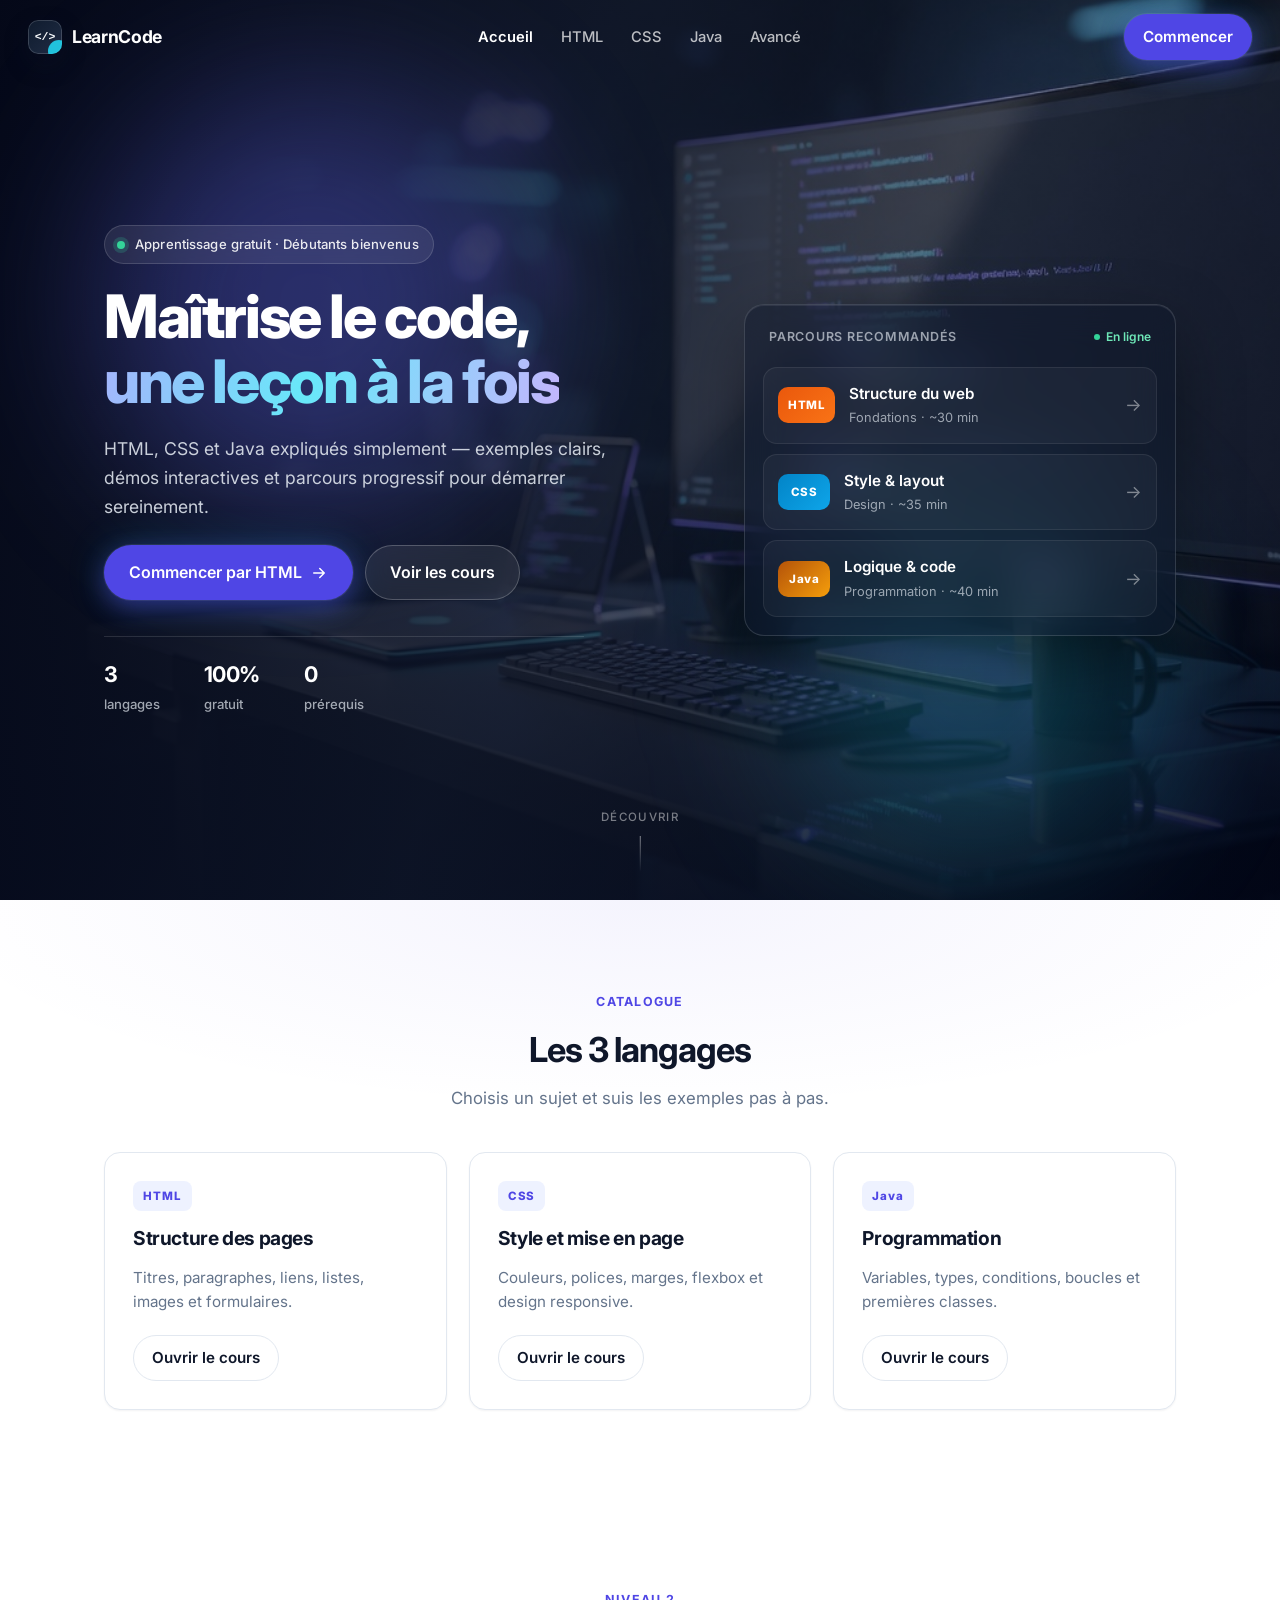
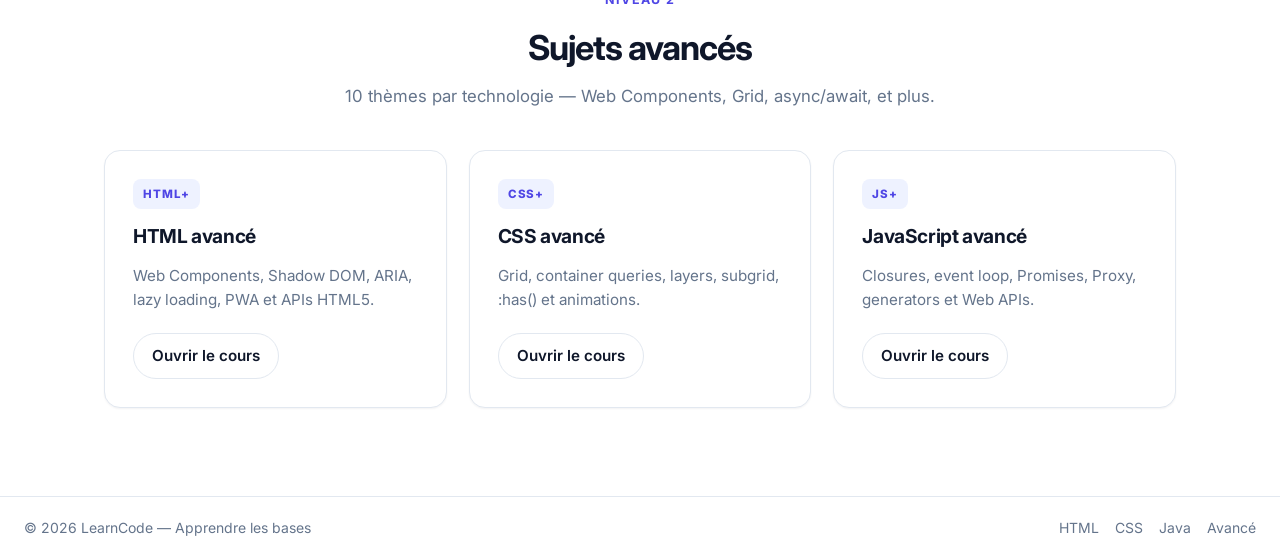
<file: index.html>
<!DOCTYPE html>
<html lang="fr">
<head>
    <meta charset="UTF-8">
    <meta name="viewport" content="width=device-width, initial-scale=1.0">
    <title>Apprendre le code — Accueil</title>
    <link rel="preconnect" href="https://fonts.googleapis.com">
    <link rel="preconnect" href="https://fonts.gstatic.com" crossorigin>
    <link href="https://fonts.googleapis.com/css2?family=Inter:wght@400;500;600;700;800&display=swap" rel="stylesheet">
    <link rel="stylesheet" href="styles.css">
</head>
<body>
    <header class="header header-transparent">
        <a href="index.html" class="logo">
            <span class="logo-mark" aria-hidden="true"></span>
            LearnCode
        </a>
        <nav class="menu" aria-label="Navigation principale">
            <ul>
                <li><a href="index.html" class="active">Accueil</a></li>
                <li><a href="html.html">HTML</a></li>
                <li><a href="css.html">CSS</a></li>
                <li><a href="java.html">Java</a></li>
                <li><a href="html-avance.html">Avancé</a></li>
            </ul>
        </nav>
        <div class="header-actions">
            <a href="html.html" class="btn btn-primary btn-glow">Commencer</a>
        </div>
    </header>

    <main>
        <section class="hero hero-premium">
            <div class="hero-media" aria-hidden="true">
                <img src="hero.jpg" alt="" class="hero-bg" width="1920" height="1080">
                <div class="hero-overlay"></div>
                <div class="hero-glow hero-glow-1"></div>
                <div class="hero-glow hero-glow-2"></div>
            </div>

            <div class="container hero-content">
                <div class="hero-copy">
                    <span class="hero-badge">
                        <span class="hero-badge-dot" aria-hidden="true"></span>
                        Apprentissage gratuit · Débutants bienvenus
                    </span>
                    <h1>
                        Maîtrise le code,<br>
                        <span class="hero-gradient-text">une leçon à la fois</span>
                    </h1>
                    <p class="hero-lead">
                        HTML, CSS et Java expliqués simplement — exemples clairs,
                        démos interactives et parcours progressif pour démarrer sereinement.
                    </p>
                    <div class="hero-actions">
                        <a href="html.html" class="btn btn-primary btn-lg btn-glow">
                            Commencer par HTML
                            <svg class="btn-icon" width="18" height="18" viewBox="0 0 24 24" fill="none" aria-hidden="true">
                                <path d="M5 12h14M13 6l6 6-6 6" stroke="currentColor" stroke-width="2" stroke-linecap="round" stroke-linejoin="round"/>
                            </svg>
                        </a>
                        <a href="#cours" class="btn btn-glass btn-lg">Voir les cours</a>
                    </div>
                    <ul class="hero-stats" aria-label="Points clés">
                        <li>
                            <strong>3</strong>
                            <span>langages</span>
                        </li>
                        <li>
                            <strong>100%</strong>
                            <span>gratuit</span>
                        </li>
                        <li>
                            <strong>0</strong>
                            <span>prérequis</span>
                        </li>
                    </ul>
                </div>

                <aside class="hero-panel" aria-label="Aperçu des parcours">
                    <div class="hero-panel-header">
                        <span class="hero-panel-label">Parcours recommandés</span>
                        <span class="hero-panel-status">En ligne</span>
                    </div>
                    <a href="html.html" class="hero-track">
                        <span class="hero-track-icon hero-track-html">HTML</span>
                        <span class="hero-track-body">
                            <span class="hero-track-title">Structure du web</span>
                            <span class="hero-track-meta">Fondations · ~30 min</span>
                        </span>
                        <span class="hero-track-arrow" aria-hidden="true">→</span>
                    </a>
                    <a href="css.html" class="hero-track">
                        <span class="hero-track-icon hero-track-css">CSS</span>
                        <span class="hero-track-body">
                            <span class="hero-track-title">Style & layout</span>
                            <span class="hero-track-meta">Design · ~35 min</span>
                        </span>
                        <span class="hero-track-arrow" aria-hidden="true">→</span>
                    </a>
                    <a href="java.html" class="hero-track">
                        <span class="hero-track-icon hero-track-java">Java</span>
                        <span class="hero-track-body">
                            <span class="hero-track-title">Logique & code</span>
                            <span class="hero-track-meta">Programmation · ~40 min</span>
                        </span>
                        <span class="hero-track-arrow" aria-hidden="true">→</span>
                    </a>
                </aside>
            </div>

            <div class="hero-scroll" aria-hidden="true">
                <span>Découvrir</span>
                <span class="hero-scroll-line"></span>
            </div>
        </section>

        <section class="section section-courses" id="cours">
            <div class="container">
                <div class="section-header">
                    <span class="section-eyebrow">Catalogue</span>
                    <h2>Les 3 langages</h2>
                    <p class="section-intro">Choisis un sujet et suis les exemples pas à pas.</p>
                </div>
                <div class="cards">
                    <article class="card card-elevated">
                        <span class="card-icon">HTML</span>
                        <h3>Structure des pages</h3>
                        <p>Titres, paragraphes, liens, listes, images et formulaires.</p>
                        <a href="html.html" class="btn btn-secondary">Ouvrir le cours</a>
                    </article>
                    <article class="card card-elevated">
                        <span class="card-icon">CSS</span>
                        <h3>Style et mise en page</h3>
                        <p>Couleurs, polices, marges, flexbox et design responsive.</p>
                        <a href="css.html" class="btn btn-secondary">Ouvrir le cours</a>
                    </article>
                    <article class="card card-elevated">
                        <span class="card-icon">Java</span>
                        <h3>Programmation</h3>
                        <p>Variables, types, conditions, boucles et premières classes.</p>
                        <a href="java.html" class="btn btn-secondary">Ouvrir le cours</a>
                    </article>
                </div>
            </div>
        </section>

        <section class="section" id="avance">
            <div class="container">
                <div class="section-header">
                    <span class="section-eyebrow">Niveau 2</span>
                    <h2>Sujets avancés</h2>
                    <p class="section-intro">
                        10 thèmes par technologie — Web Components, Grid, async/await, et plus.
                    </p>
                </div>
                <div class="cards">
                    <article class="card card-elevated">
                        <span class="card-icon">HTML+</span>
                        <h3>HTML avancé</h3>
                        <p>Web Components, Shadow DOM, ARIA, lazy loading, PWA et APIs HTML5.</p>
                        <a href="html-avance.html" class="btn btn-secondary">Ouvrir le cours</a>
                    </article>
                    <article class="card card-elevated">
                        <span class="card-icon">CSS+</span>
                        <h3>CSS avancé</h3>
                        <p>Grid, container queries, layers, subgrid, :has() et animations.</p>
                        <a href="css-avance.html" class="btn btn-secondary">Ouvrir le cours</a>
                    </article>
                    <article class="card card-elevated">
                        <span class="card-icon">JS+</span>
                        <h3>JavaScript avancé</h3>
                        <p>Closures, event loop, Promises, Proxy, generators et Web APIs.</p>
                        <a href="js-avance.html" class="btn btn-secondary">Ouvrir le cours</a>
                    </article>
                </div>
            </div>
        </section>
    </main>

    <footer class="footer">
        <p>© 2026 LearnCode — Apprendre les bases</p>
        <nav class="footer-links" aria-label="Liens du pied de page">
            <a href="html.html">HTML</a>
            <a href="css.html">CSS</a>
            <a href="java.html">Java</a>
            <a href="html-avance.html">Avancé</a>
        </nav>
    </footer>
</body>
</html>
</file>
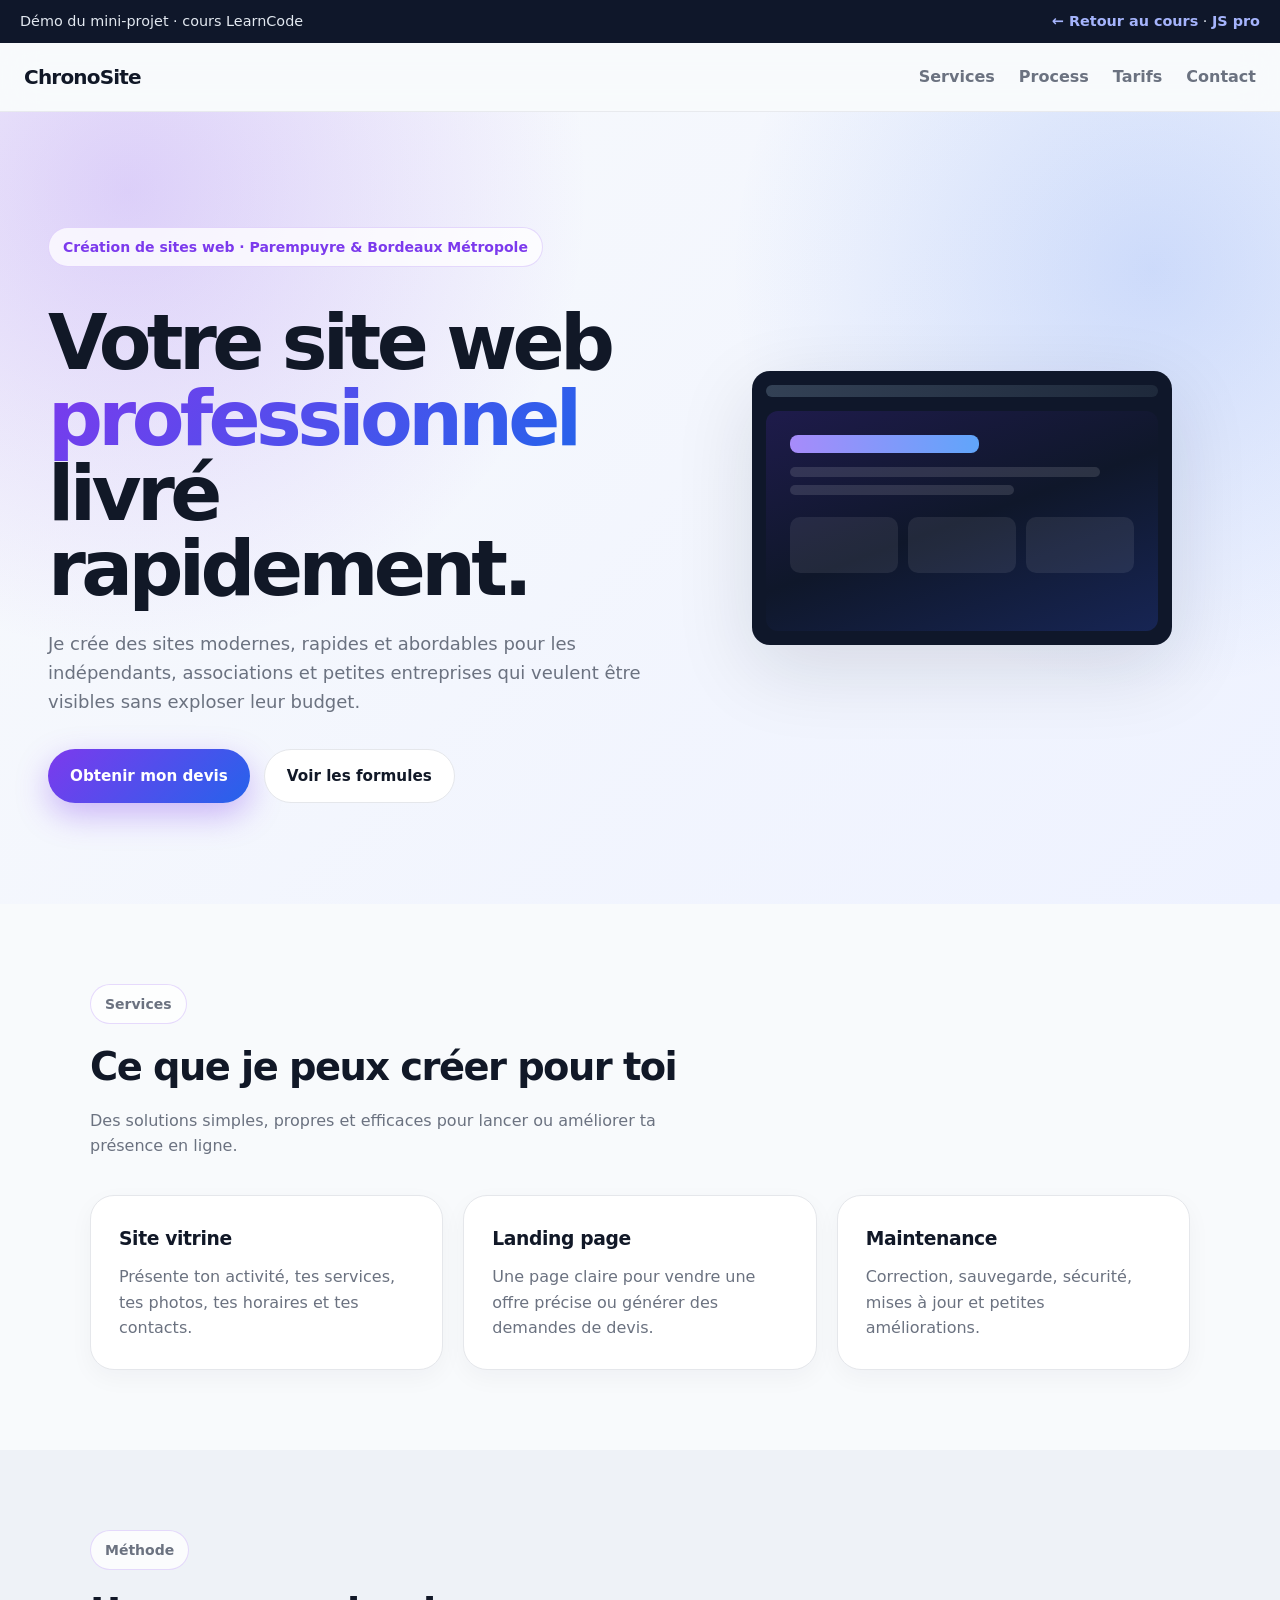
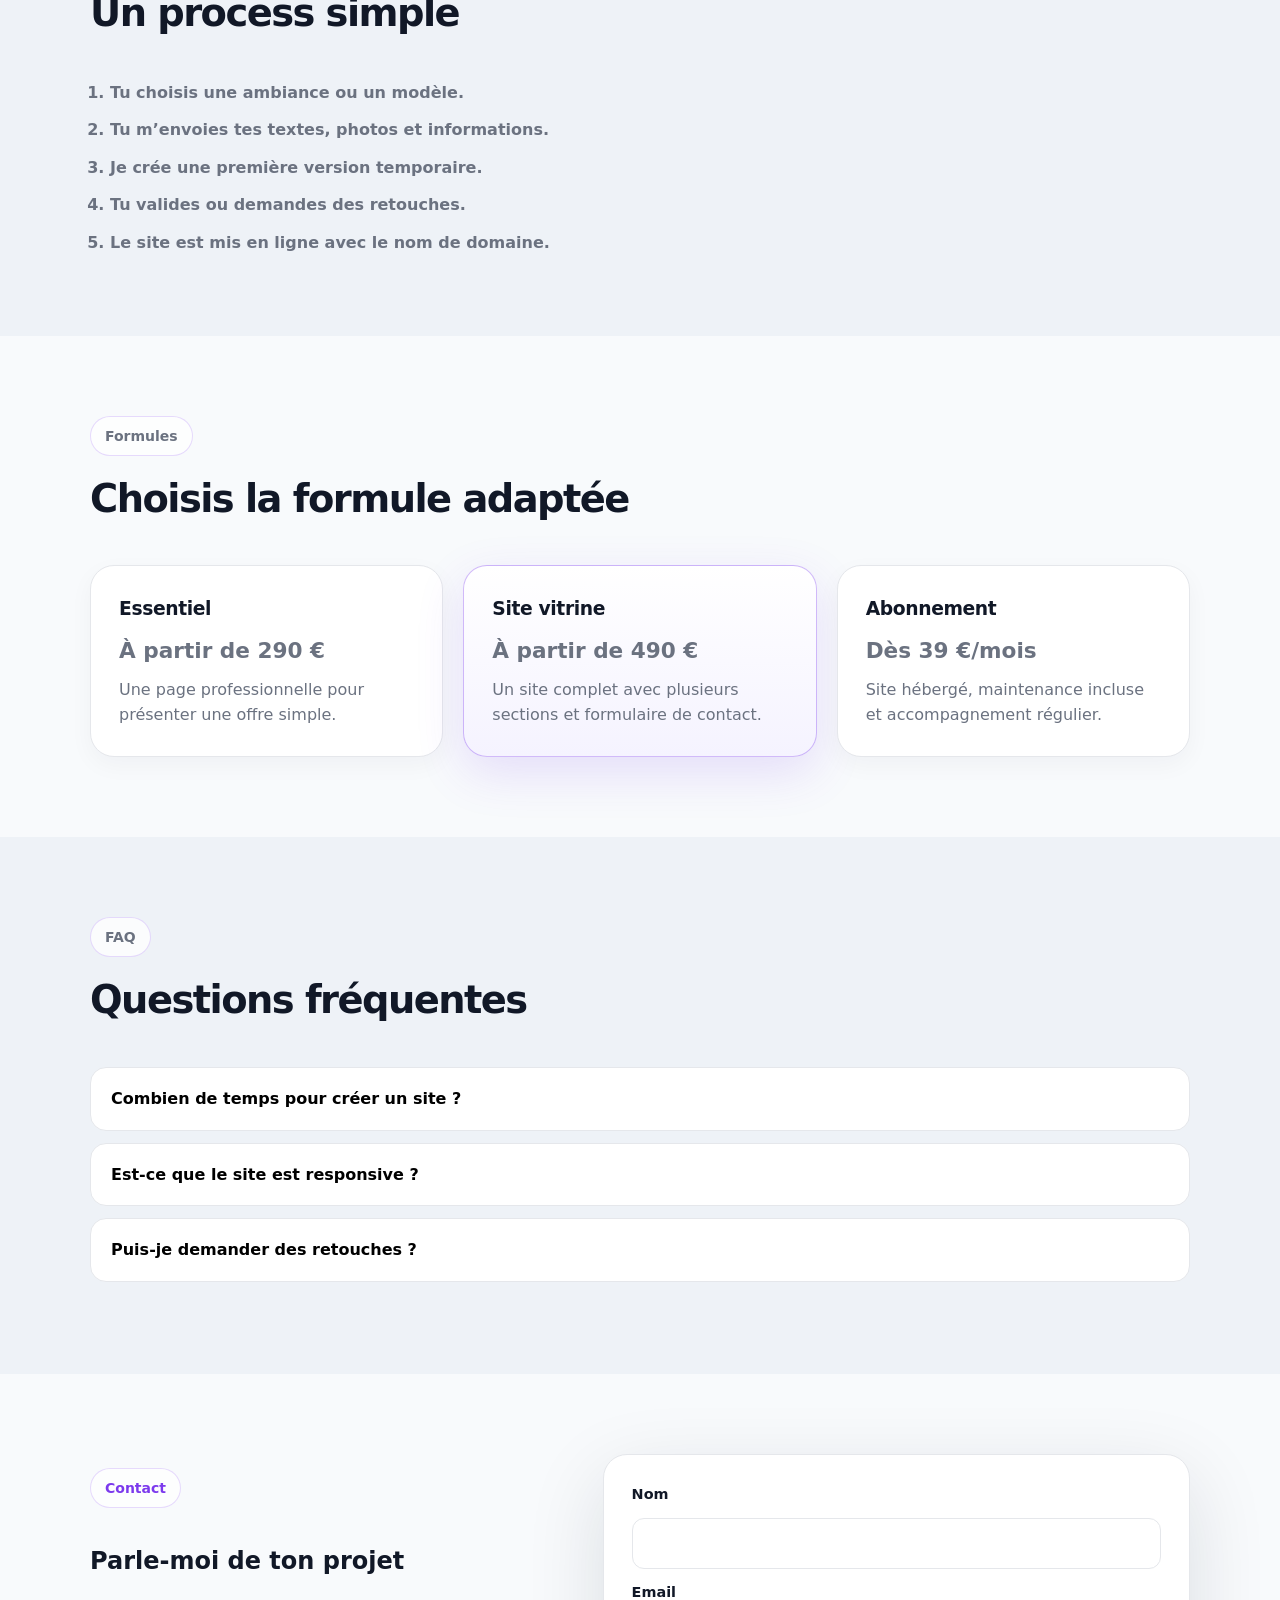
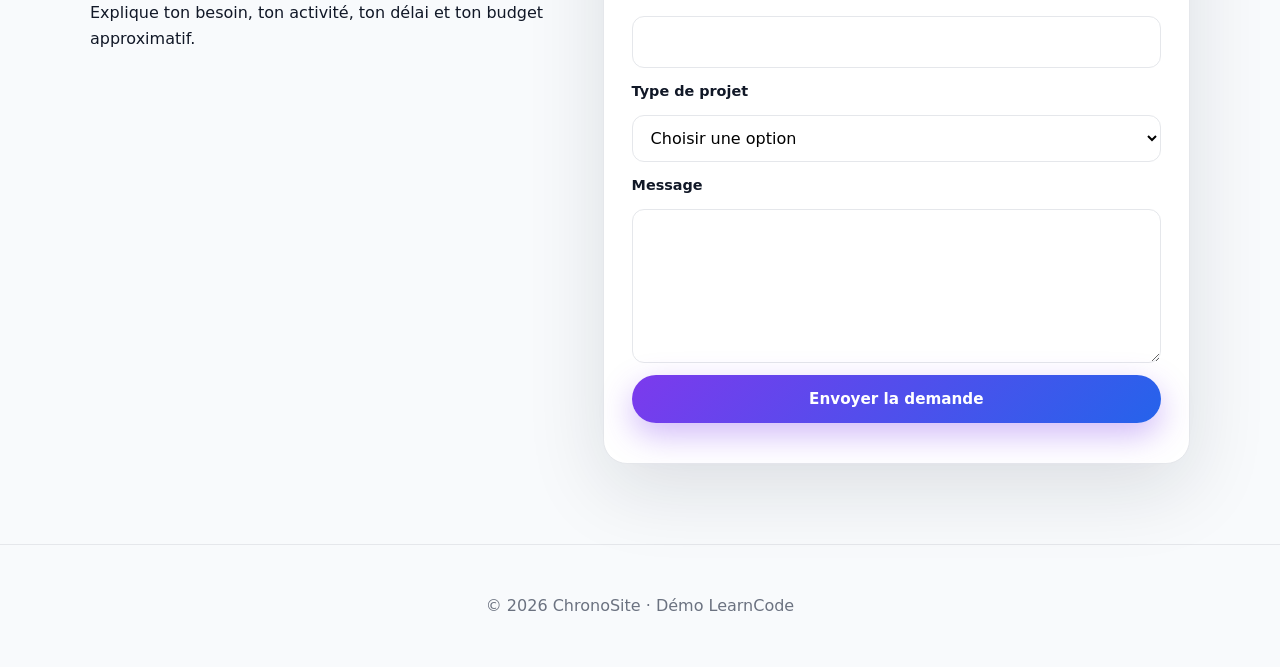
<file: chronosite-demo.html>
<!DOCTYPE html>
<html lang="fr">
<head>
  <meta charset="UTF-8">
  <meta name="viewport" content="width=device-width, initial-scale=1.0">
  <title>ChronoSite — Démo landing (mini-projet)</title>
  <meta name="description" content="Démo du mini-projet ChronoSite : landing page moderne avec menu mobile, FAQ et formulaire.">
  <style>
    :root {
      --primary: #7c3aed;
      --secondary: #2563eb;
      --bg: #f8fafc;
      --soft: #eef2f7;
      --surface: #ffffff;
      --text: #111827;
      --muted: #6b7280;
      --border: #e5e7eb;
      --radius: 24px;
      --shadow: 0 24px 80px rgba(15, 23, 42, 0.12);
    }

    * { box-sizing: border-box; }

    html { scroll-behavior: smooth; }

    body {
      margin: 0;
      font-family: system-ui, -apple-system, BlinkMacSystemFont, "Segoe UI", sans-serif;
      background: var(--bg);
      color: var(--text);
      line-height: 1.6;
    }

    img { max-width: 100%; height: auto; display: block; }
    a { color: inherit; }

    .course-banner {
      display: flex;
      flex-wrap: wrap;
      align-items: center;
      justify-content: space-between;
      gap: 12px;
      padding: 10px 20px;
      background: #0f172a;
      color: #e2e8f0;
      font-size: 0.9rem;
    }

    .course-banner a {
      color: #a5b4fc;
      font-weight: 700;
      text-decoration: none;
    }

    .course-banner a:hover { text-decoration: underline; }

    .site-header {
      position: sticky;
      top: 0;
      z-index: 50;
      display: flex;
      align-items: center;
      justify-content: space-between;
      padding: 18px 24px;
      background: rgba(248, 250, 252, 0.82);
      backdrop-filter: blur(18px);
      border-bottom: 1px solid rgba(229, 231, 235, 0.8);
      transition: box-shadow 0.2s ease, background 0.2s ease;
    }

    .site-header.is-scrolled {
      background: rgba(255, 255, 255, 0.92);
      box-shadow: 0 8px 30px rgba(15, 23, 42, 0.08);
    }

    .logo {
      font-weight: 900;
      font-size: 1.25rem;
      text-decoration: none;
      letter-spacing: -0.04em;
    }

    .menu-toggle {
      border: 1px solid var(--border);
      background: white;
      border-radius: 999px;
      padding: 10px 16px;
      font-weight: 700;
      cursor: pointer;
    }

    .main-nav { display: none; }

    .main-nav.is-open {
      position: absolute;
      top: 72px;
      left: 24px;
      right: 24px;
      display: flex;
      flex-direction: column;
      gap: 16px;
      padding: 24px;
      border-radius: var(--radius);
      background: white;
      box-shadow: var(--shadow);
    }

    .main-nav a {
      font-weight: 700;
      color: var(--muted);
      text-decoration: none;
    }

    .main-nav a:hover { color: var(--primary); }

    .hero {
      position: relative;
      overflow: hidden;
      display: grid;
      gap: 48px;
      min-height: 88vh;
      padding: 80px 24px;
      background:
        radial-gradient(circle at 10% 10%, rgba(124, 58, 237, 0.22), transparent 34%),
        radial-gradient(circle at 90% 20%, rgba(37, 99, 235, 0.18), transparent 32%),
        linear-gradient(135deg, #f8fafc, #eef2ff);
    }

    .hero-content { align-self: center; max-width: 720px; }

    .badge, .eyebrow {
      display: inline-flex;
      align-items: center;
      width: fit-content;
      padding: 8px 14px;
      border: 1px solid rgba(124, 58, 237, 0.18);
      border-radius: 999px;
      background: rgba(255, 255, 255, 0.75);
      color: var(--primary);
      font-weight: 800;
      font-size: 0.875rem;
    }

    .hero h1 {
      margin: 24px 0;
      max-width: 760px;
      font-size: clamp(2.4rem, 7vw, 4.8rem);
      line-height: 0.98;
      letter-spacing: -0.06em;
    }

    .hero h1 span {
      background: linear-gradient(135deg, var(--primary), var(--secondary));
      -webkit-background-clip: text;
      background-clip: text;
      color: transparent;
    }

    .hero-text {
      max-width: 62ch;
      color: var(--muted);
      font-size: 1.125rem;
    }

    .hero-actions {
      display: flex;
      flex-wrap: wrap;
      gap: 14px;
      margin-top: 32px;
    }

    .btn {
      display: inline-flex;
      align-items: center;
      justify-content: center;
      min-height: 48px;
      padding: 14px 22px;
      border-radius: 999px;
      font-weight: 800;
      text-decoration: none;
      border: 0;
      cursor: pointer;
      font-family: inherit;
      font-size: 0.95rem;
      transition: transform 0.2s ease, box-shadow 0.2s ease;
    }

    .btn:hover { transform: translateY(-1px); }

    .btn-primary {
      background: linear-gradient(135deg, var(--primary), var(--secondary));
      color: #fff;
      box-shadow: 0 12px 32px rgba(124, 58, 237, 0.35);
    }

    .btn-secondary {
      background: #fff;
      color: var(--text);
      border: 1px solid var(--border);
    }

    .hero-visual { display: flex; align-items: center; justify-content: center; }

    .mockup-desktop {
      width: min(100%, 420px);
      border-radius: 18px;
      background: #0f172a;
      padding: 14px;
      box-shadow: var(--shadow);
      animation: float 5s ease-in-out infinite;
    }

    .mockup-bar {
      height: 12px;
      border-radius: 999px;
      background: linear-gradient(90deg, #334155, #1e293b);
      margin-bottom: 14px;
    }

    .mockup-content {
      background: linear-gradient(160deg, #1e1b4b, #0f172a 50%, #172554);
      border-radius: 12px;
      padding: 24px;
      min-height: 220px;
    }

    .mockup-title {
      height: 18px;
      width: 55%;
      border-radius: 8px;
      background: linear-gradient(90deg, #a78bfa, #60a5fa);
      margin-bottom: 14px;
    }

    .mockup-line {
      height: 10px;
      width: 90%;
      border-radius: 6px;
      background: rgba(255, 255, 255, 0.12);
      margin-bottom: 8px;
    }

    .mockup-line.small { width: 65%; }

    .mockup-grid {
      display: grid;
      grid-template-columns: repeat(3, 1fr);
      gap: 10px;
      margin-top: 22px;
    }

    .mockup-grid span {
      height: 56px;
      border-radius: 10px;
      background: rgba(255, 255, 255, 0.08);
    }

    .section { padding: 80px 24px; }

    .section-soft { background: var(--soft); }

    .container { width: min(1100px, 100%); margin: 0 auto; }

    .section-heading { max-width: 640px; margin-bottom: 36px; }

    .section-heading h2 {
      margin: 12px 0 10px;
      font-size: clamp(1.75rem, 3vw, 2.4rem);
      letter-spacing: -0.04em;
    }

    .section-heading p { color: var(--muted); margin: 0; }

    .cards {
      display: grid;
      grid-template-columns: repeat(auto-fit, minmax(240px, 1fr));
      gap: 20px;
    }

    .card {
      background: var(--surface);
      border: 1px solid var(--border);
      border-radius: var(--radius);
      padding: 28px;
      box-shadow: 0 8px 24px rgba(15, 23, 42, 0.04);
    }

    .card h3 { margin: 0 0 10px; letter-spacing: -0.02em; }
    .card p { margin: 0; color: var(--muted); }

    .price {
      font-size: 1.35rem;
      font-weight: 900;
      color: var(--primary);
      margin: 0 0 8px !important;
    }

    .pricing-card.featured {
      border-color: rgba(124, 58, 237, 0.35);
      box-shadow: 0 16px 48px rgba(124, 58, 237, 0.15);
      background: linear-gradient(180deg, #fff, #f5f3ff);
    }

    .steps {
      margin: 0;
      padding-left: 1.25rem;
      display: grid;
      gap: 12px;
      color: var(--muted);
      font-weight: 600;
    }

    .faq-item {
      background: var(--surface);
      border: 1px solid var(--border);
      border-radius: 16px;
      margin-bottom: 12px;
      overflow: hidden;
    }

    .faq-question {
      width: 100%;
      text-align: left;
      padding: 18px 20px;
      border: 0;
      background: transparent;
      font: inherit;
      font-weight: 800;
      cursor: pointer;
    }

    .faq-answer {
      display: none;
      padding: 0 20px 18px;
      color: var(--muted);
    }

    .faq-item.is-open .faq-answer { display: block; }

    .contact-grid {
      display: grid;
      gap: 32px;
    }

    .contact-form {
      display: grid;
      gap: 12px;
      padding: 28px;
      background: var(--surface);
      border: 1px solid var(--border);
      border-radius: var(--radius);
      box-shadow: var(--shadow);
    }

    .contact-form label { font-weight: 700; font-size: 0.9rem; }

    .contact-form input,
    .contact-form select,
    .contact-form textarea {
      width: 100%;
      padding: 12px 14px;
      border: 1px solid var(--border);
      border-radius: 12px;
      font: inherit;
      background: #fff;
    }

    .contact-form input:focus,
    .contact-form select:focus,
    .contact-form textarea:focus {
      outline: 3px solid rgba(124, 58, 237, 0.18);
      border-color: var(--primary);
    }

    .form-message {
      margin: 0;
      font-weight: 800;
      color: #047857;
    }

    .form-message.error { color: #dc2626; }

    .site-footer {
      padding: 32px 24px;
      text-align: center;
      color: var(--muted);
      border-top: 1px solid var(--border);
    }

    @keyframes float {
      0%, 100% { transform: translateY(0); }
      50% { transform: translateY(-14px); }
    }

    @media (min-width: 768px) {
      .menu-toggle { display: none; }

      .main-nav {
        display: flex;
        align-items: center;
        gap: 24px;
        position: static;
        padding: 0;
        background: transparent;
        box-shadow: none;
      }

      .hero {
        grid-template-columns: 1.05fr 0.95fr;
        padding: 96px 48px;
      }

      .contact-grid {
        grid-template-columns: 0.9fr 1.1fr;
        align-items: start;
      }
    }

    @media (prefers-reduced-motion: reduce) {
      * {
        animation: none !important;
        transition: none !important;
        scroll-behavior: auto !important;
      }
    }
  </style>
</head>
<body>
  <div class="course-banner">
    <span>Démo du mini-projet · cours LearnCode</span>
    <span>
      <a href="cours-projet.html">← Retour au cours</a>
      ·
      <a href="cours-js-pro.html">JS pro</a>
    </span>
  </div>

  <header class="site-header">
    <a class="logo" href="#">ChronoSite</a>
    <button class="menu-toggle" type="button" aria-expanded="false" aria-controls="main-nav">Menu</button>
    <nav class="main-nav" id="main-nav">
      <a href="#services">Services</a>
      <a href="#process">Process</a>
      <a href="#pricing">Tarifs</a>
      <a href="#contact">Contact</a>
    </nav>
  </header>

  <main>
    <section class="hero">
      <div class="hero-content">
        <p class="badge">Création de sites web · Parempuyre &amp; Bordeaux Métropole</p>
        <h1>Votre site web <span>professionnel</span> livré rapidement.</h1>
        <p class="hero-text">
          Je crée des sites modernes, rapides et abordables pour les indépendants,
          associations et petites entreprises qui veulent être visibles sans exploser leur budget.
        </p>
        <div class="hero-actions">
          <a class="btn btn-primary" href="#contact">Obtenir mon devis</a>
          <a class="btn btn-secondary" href="#pricing">Voir les formules</a>
        </div>
      </div>
      <div class="hero-visual" aria-hidden="true">
        <div class="mockup mockup-desktop">
          <div class="mockup-bar"></div>
          <div class="mockup-content">
            <div class="mockup-title"></div>
            <div class="mockup-line"></div>
            <div class="mockup-line small"></div>
            <div class="mockup-grid"><span></span><span></span><span></span></div>
          </div>
        </div>
      </div>
    </section>

    <section class="section" id="services">
      <div class="container">
        <div class="section-heading">
          <p class="eyebrow">Services</p>
          <h2>Ce que je peux créer pour toi</h2>
          <p>Des solutions simples, propres et efficaces pour lancer ou améliorer ta présence en ligne.</p>
        </div>
        <div class="cards">
          <article class="card">
            <h3>Site vitrine</h3>
            <p>Présente ton activité, tes services, tes photos, tes horaires et tes contacts.</p>
          </article>
          <article class="card">
            <h3>Landing page</h3>
            <p>Une page claire pour vendre une offre précise ou générer des demandes de devis.</p>
          </article>
          <article class="card">
            <h3>Maintenance</h3>
            <p>Correction, sauvegarde, sécurité, mises à jour et petites améliorations.</p>
          </article>
        </div>
      </div>
    </section>

    <section class="section section-soft" id="process">
      <div class="container">
        <div class="section-heading">
          <p class="eyebrow">Méthode</p>
          <h2>Un process simple</h2>
        </div>
        <ol class="steps">
          <li>Tu choisis une ambiance ou un modèle.</li>
          <li>Tu m’envoies tes textes, photos et informations.</li>
          <li>Je crée une première version temporaire.</li>
          <li>Tu valides ou demandes des retouches.</li>
          <li>Le site est mis en ligne avec le nom de domaine.</li>
        </ol>
      </div>
    </section>

    <section class="section" id="pricing">
      <div class="container">
        <div class="section-heading">
          <p class="eyebrow">Formules</p>
          <h2>Choisis la formule adaptée</h2>
        </div>
        <div class="cards">
          <article class="card pricing-card">
            <h3>Essentiel</h3>
            <p class="price">À partir de 290 €</p>
            <p>Une page professionnelle pour présenter une offre simple.</p>
          </article>
          <article class="card pricing-card featured">
            <h3>Site vitrine</h3>
            <p class="price">À partir de 490 €</p>
            <p>Un site complet avec plusieurs sections et formulaire de contact.</p>
          </article>
          <article class="card pricing-card">
            <h3>Abonnement</h3>
            <p class="price">Dès 39 €/mois</p>
            <p>Site hébergé, maintenance incluse et accompagnement régulier.</p>
          </article>
        </div>
      </div>
    </section>

    <section class="section section-soft" id="faq">
      <div class="container">
        <div class="section-heading">
          <p class="eyebrow">FAQ</p>
          <h2>Questions fréquentes</h2>
        </div>
        <div class="faq-item">
          <button class="faq-question" type="button">Combien de temps pour créer un site ?</button>
          <div class="faq-answer">
            <p>Un site simple peut être livré en quelques jours si les contenus sont prêts.</p>
          </div>
        </div>
        <div class="faq-item">
          <button class="faq-question" type="button">Est-ce que le site est responsive ?</button>
          <div class="faq-answer">
            <p>Oui, le site est pensé pour ordinateur, tablette et mobile.</p>
          </div>
        </div>
        <div class="faq-item">
          <button class="faq-question" type="button">Puis-je demander des retouches ?</button>
          <div class="faq-answer">
            <p>Oui, les retouches peuvent être incluses ou facturées selon la formule.</p>
          </div>
        </div>
      </div>
    </section>

    <section class="section" id="contact">
      <div class="container contact-grid">
        <div>
          <p class="eyebrow">Contact</p>
          <h2>Parle-moi de ton projet</h2>
          <p>Explique ton besoin, ton activité, ton délai et ton budget approximatif.</p>
        </div>
        <form class="contact-form">
          <label for="name">Nom</label>
          <input id="name" name="name" type="text" required>
          <label for="email">Email</label>
          <input id="email" name="email" type="email" required>
          <label for="project">Type de projet</label>
          <select id="project" name="project" required>
            <option value="">Choisir une option</option>
            <option value="site-vitrine">Site vitrine</option>
            <option value="landing-page">Landing page</option>
            <option value="maintenance">Maintenance</option>
          </select>
          <label for="message">Message</label>
          <textarea id="message" name="message" rows="5" required></textarea>
          <button class="btn btn-primary" type="submit">Envoyer la demande</button>
          <p class="form-message" aria-live="polite"></p>
        </form>
      </div>
    </section>
  </main>

  <footer class="site-footer">
    <p>© 2026 ChronoSite · Démo LearnCode</p>
  </footer>

  <script>
    const menuButton = document.querySelector(".menu-toggle");
    const nav = document.querySelector("#main-nav");

    if (menuButton && nav) {
      menuButton.addEventListener("click", () => {
        const isOpen = nav.classList.toggle("is-open");
        menuButton.setAttribute("aria-expanded", String(isOpen));
      });
      nav.querySelectorAll("a").forEach((link) => {
        link.addEventListener("click", () => {
          nav.classList.remove("is-open");
          menuButton.setAttribute("aria-expanded", "false");
        });
      });
    }

    document.querySelectorAll(".faq-question").forEach((question) => {
      question.addEventListener("click", () => {
        const currentItem = question.closest(".faq-item");
        document.querySelectorAll(".faq-item").forEach((item) => {
          if (item !== currentItem) item.classList.remove("is-open");
        });
        currentItem.classList.toggle("is-open");
      });
    });

    const contactForm = document.querySelector(".contact-form");
    const formMessage = document.querySelector(".form-message");

    if (contactForm && formMessage) {
      contactForm.addEventListener("submit", (event) => {
        event.preventDefault();
        const name = document.querySelector("#name").value.trim();
        const email = document.querySelector("#email").value.trim();
        const project = document.querySelector("#project").value.trim();
        const message = document.querySelector("#message").value.trim();
        if (!name || !email || !project || !message) {
          formMessage.textContent = "Merci de remplir tous les champs.";
          formMessage.classList.add("error");
          return;
        }
        formMessage.textContent = "Merci, ta demande est prête à être envoyée.";
        formMessage.classList.remove("error");
        contactForm.reset();
      });
    }

    const header = document.querySelector(".site-header");
    if (header) {
      window.addEventListener("scroll", () => {
        header.classList.toggle("is-scrolled", window.scrollY > 20);
      });
    }
  </script>
</body>
</html>
</file>
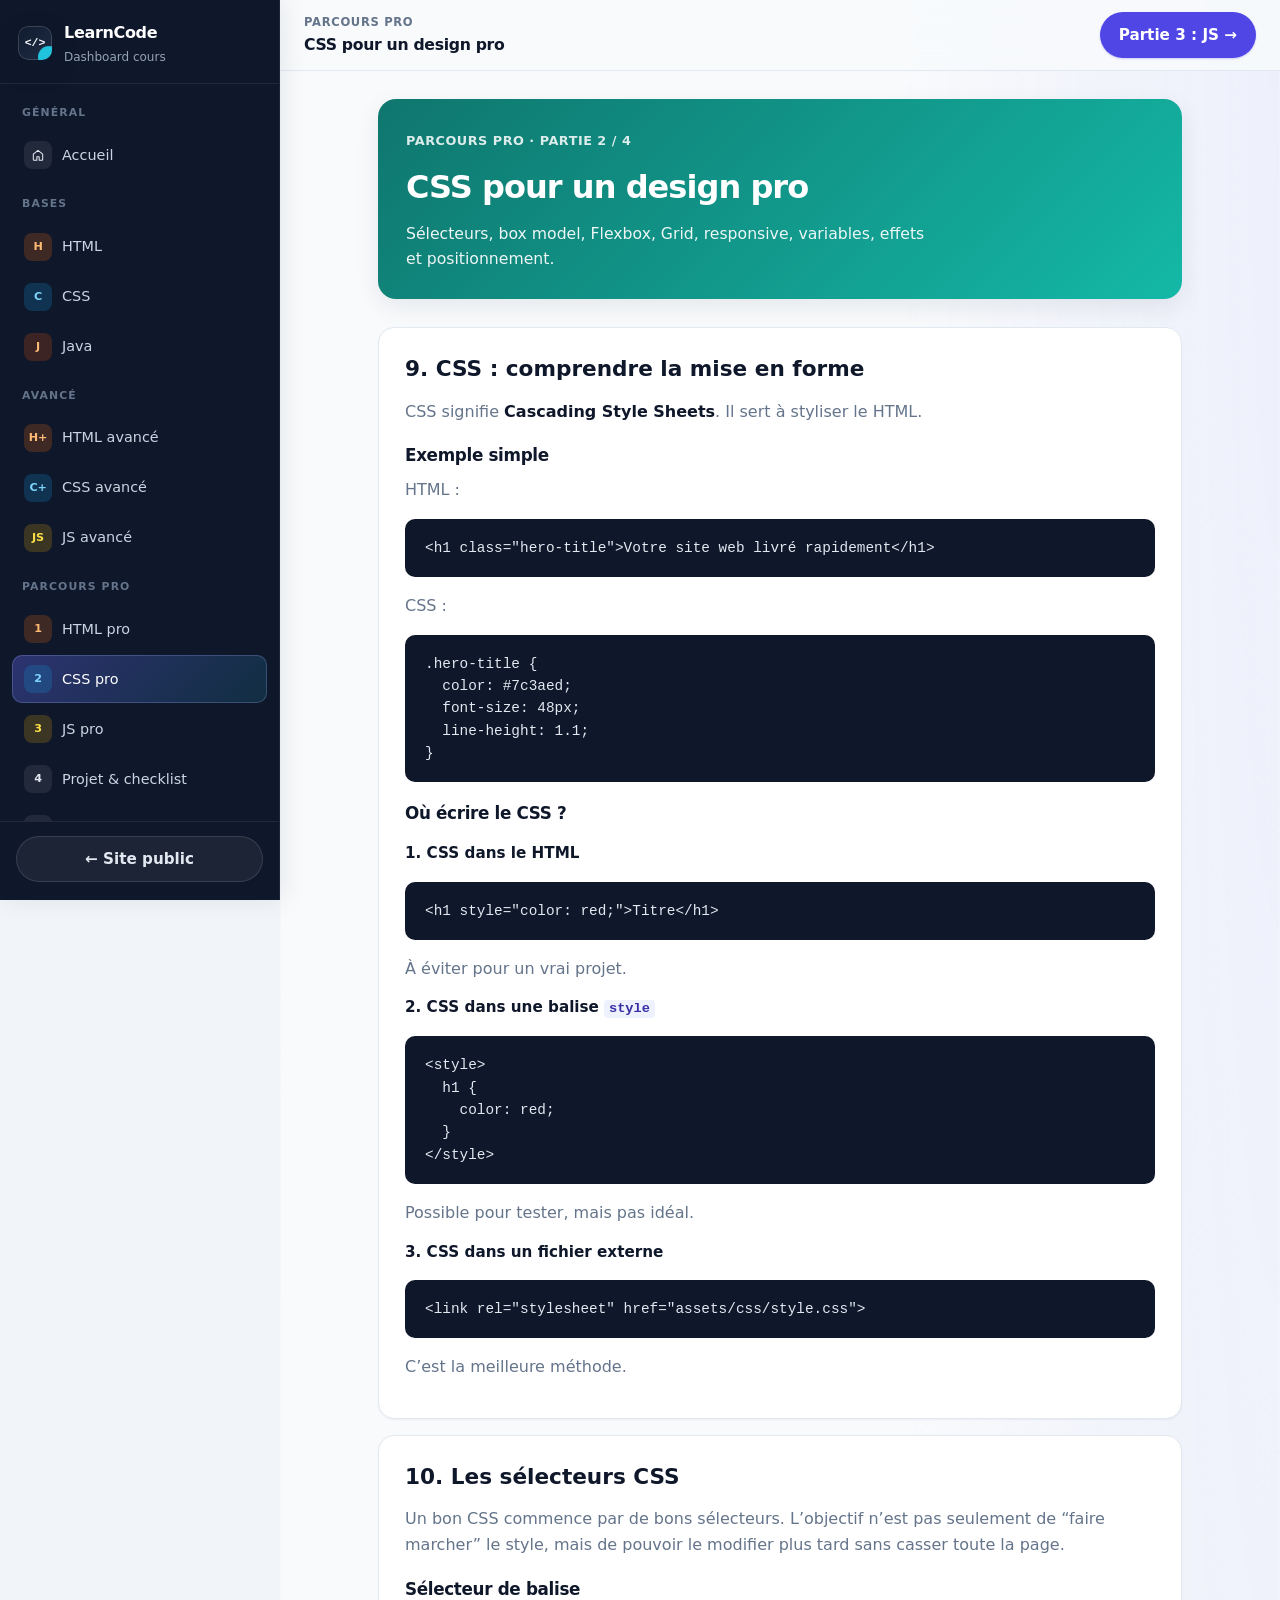
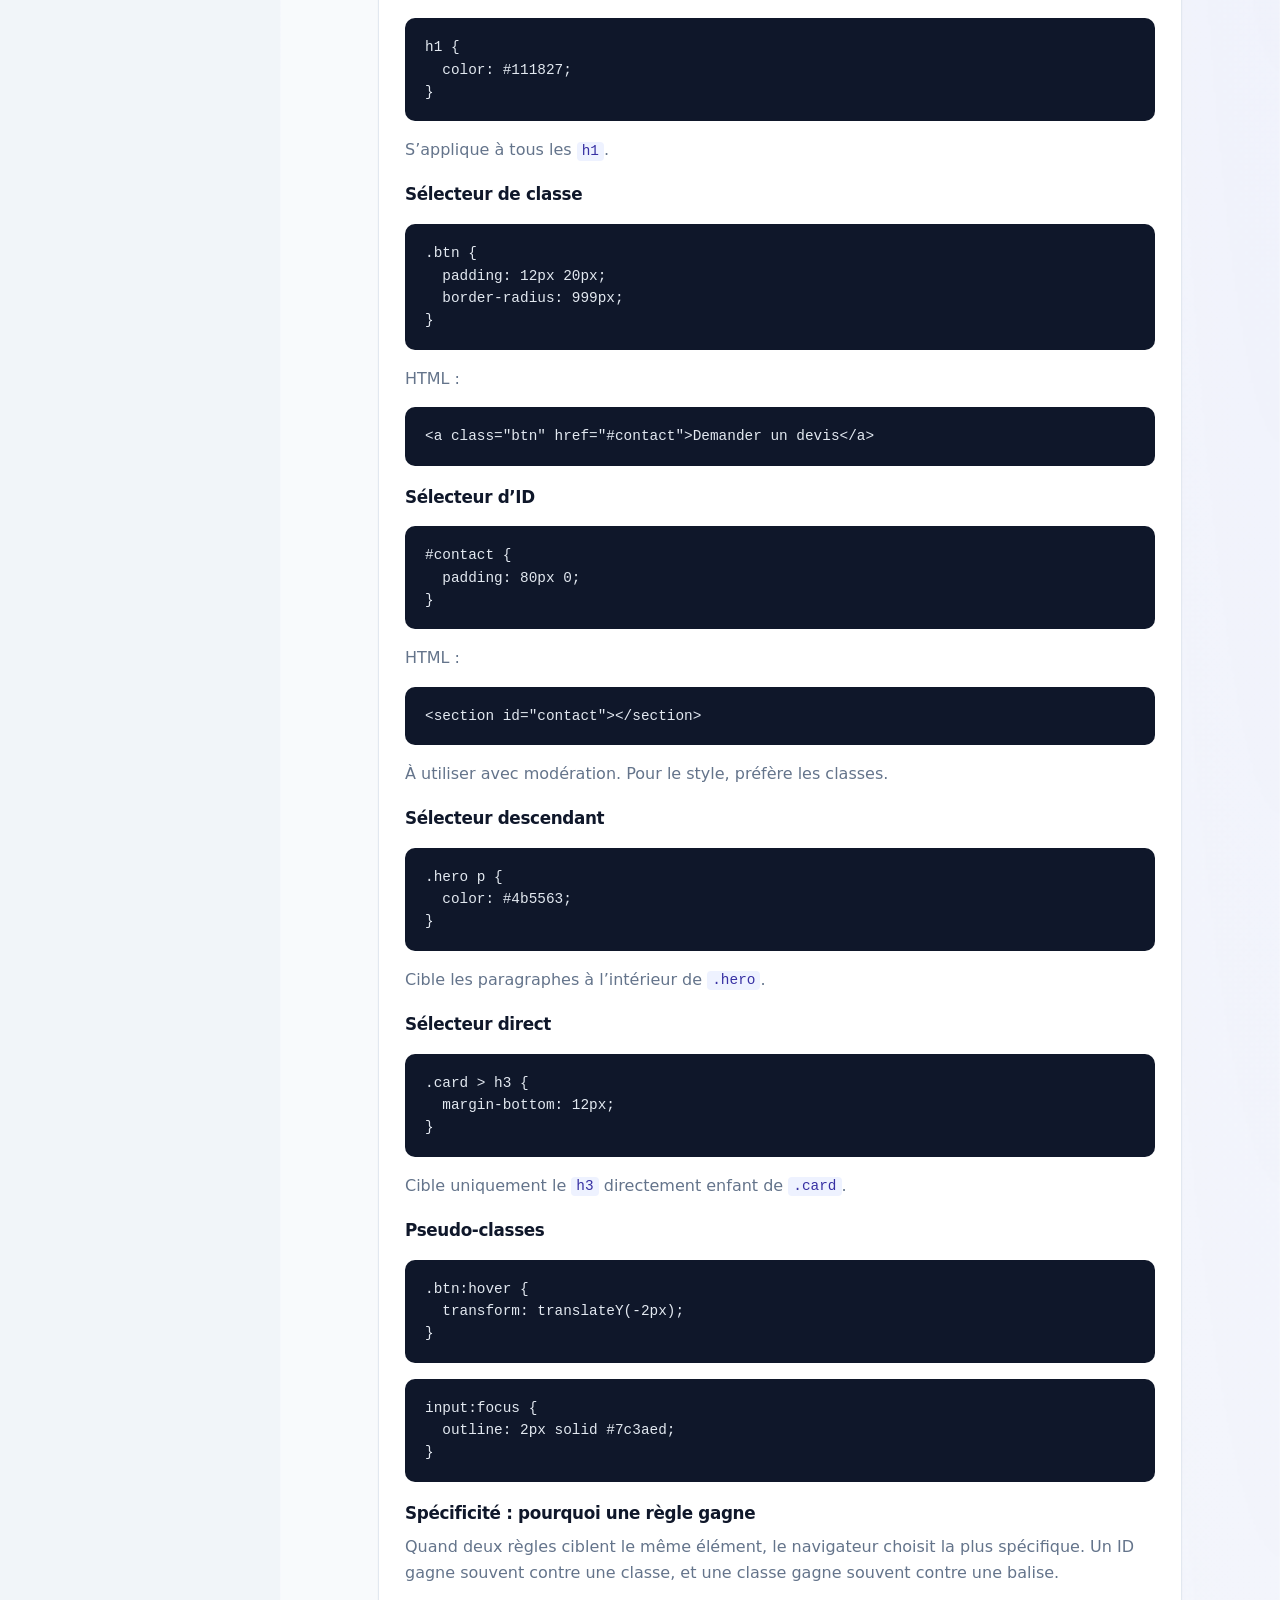
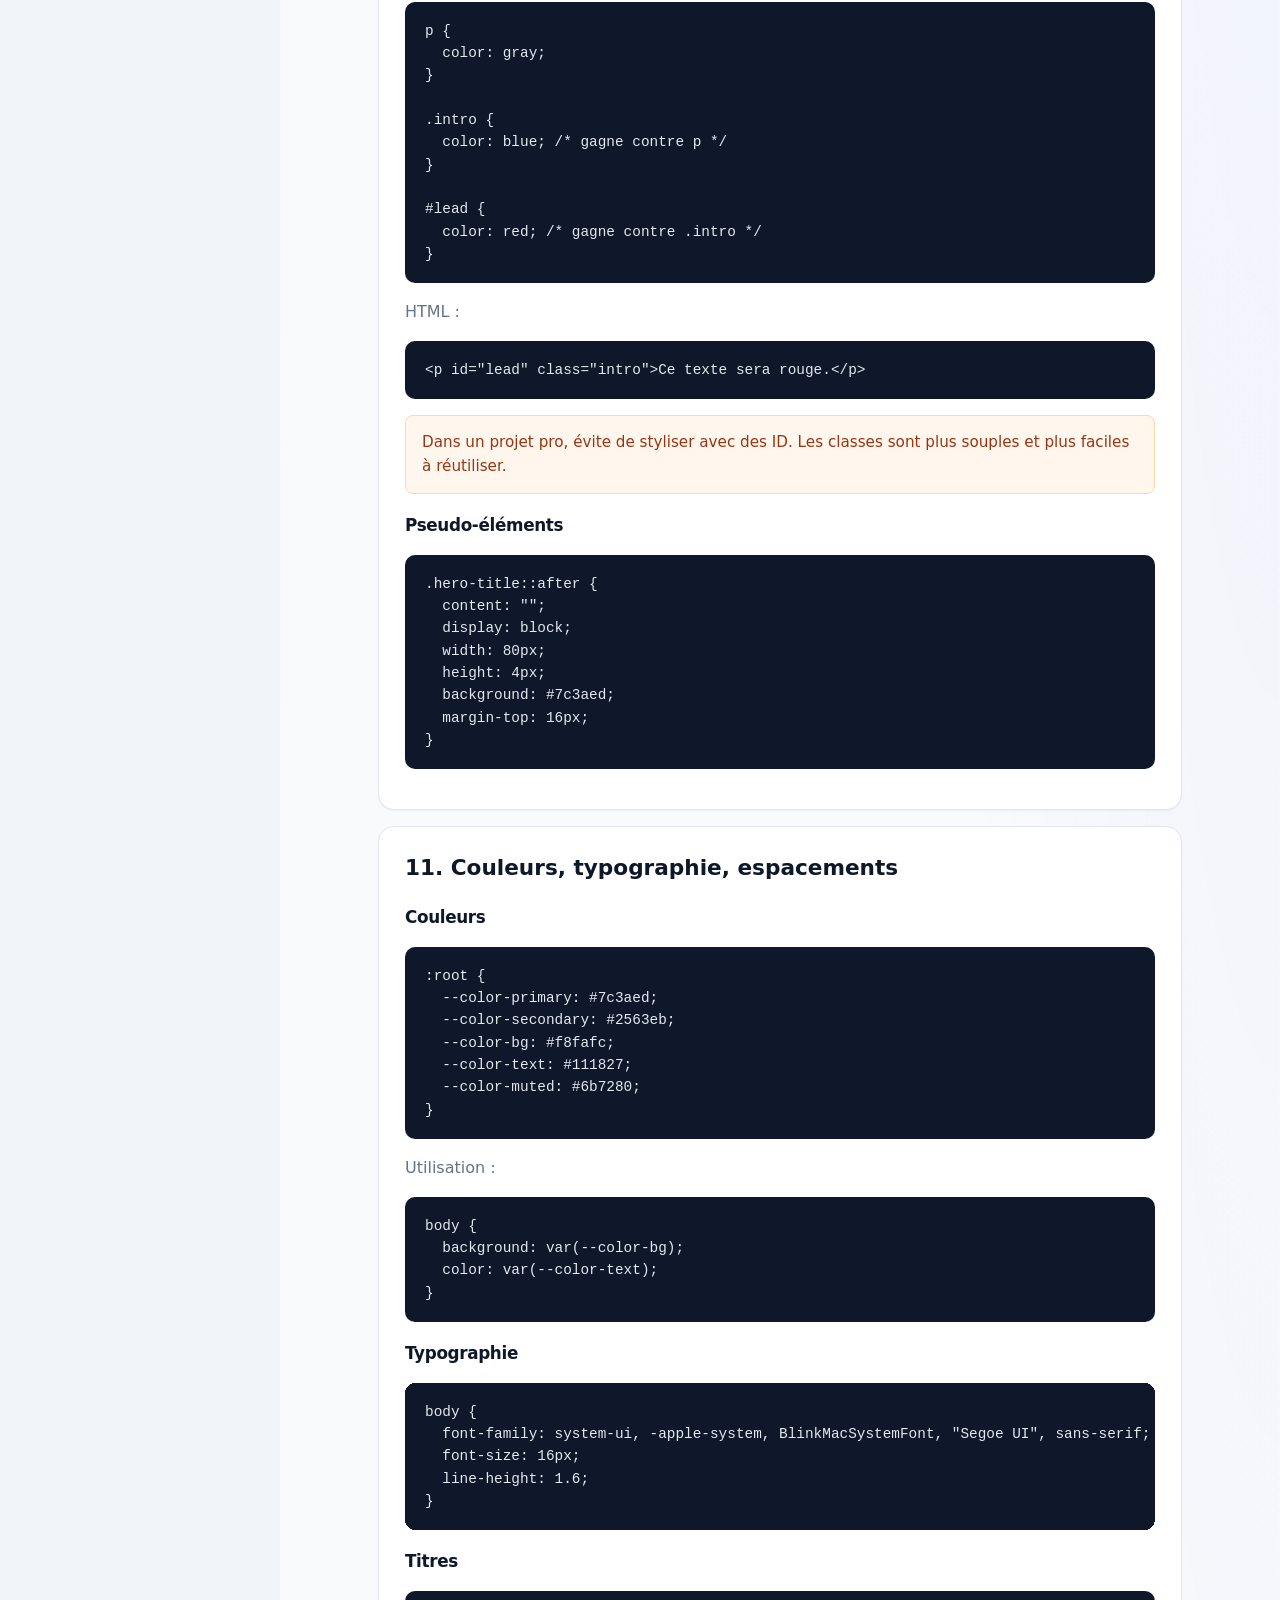
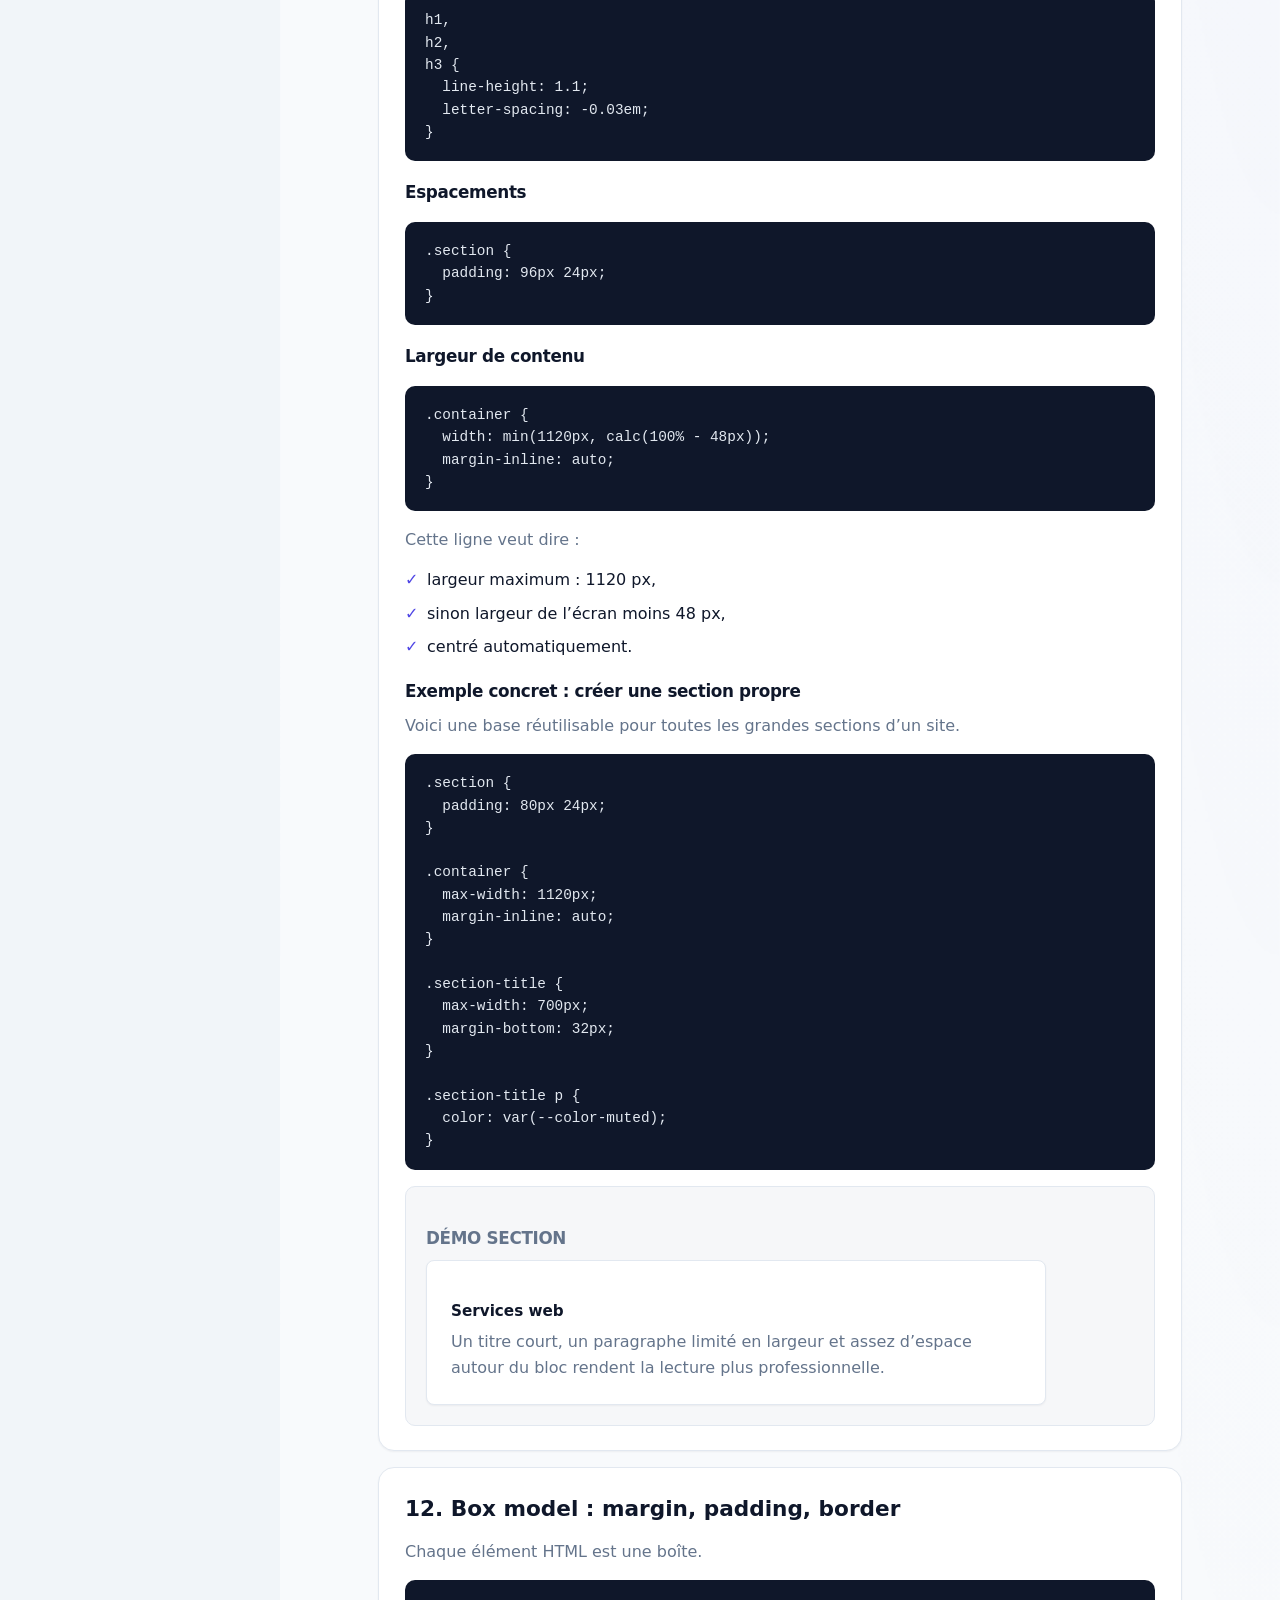
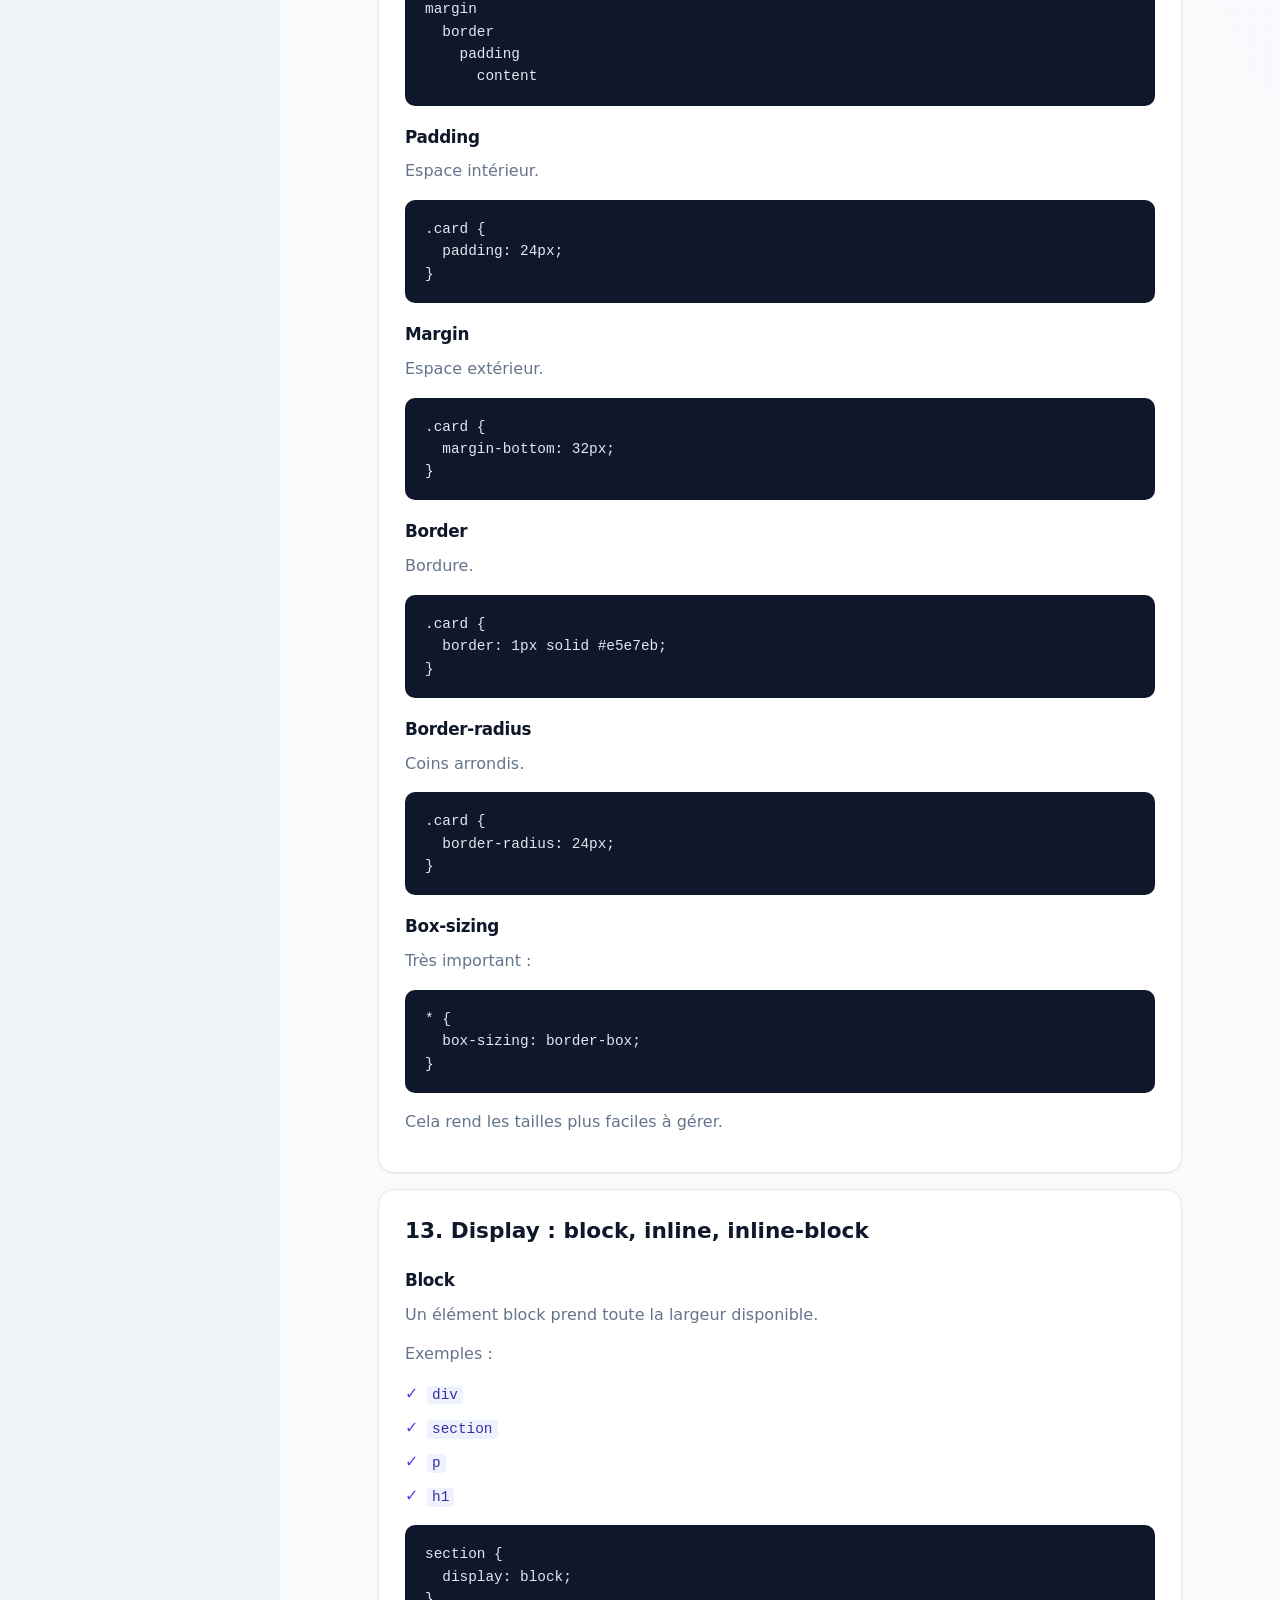
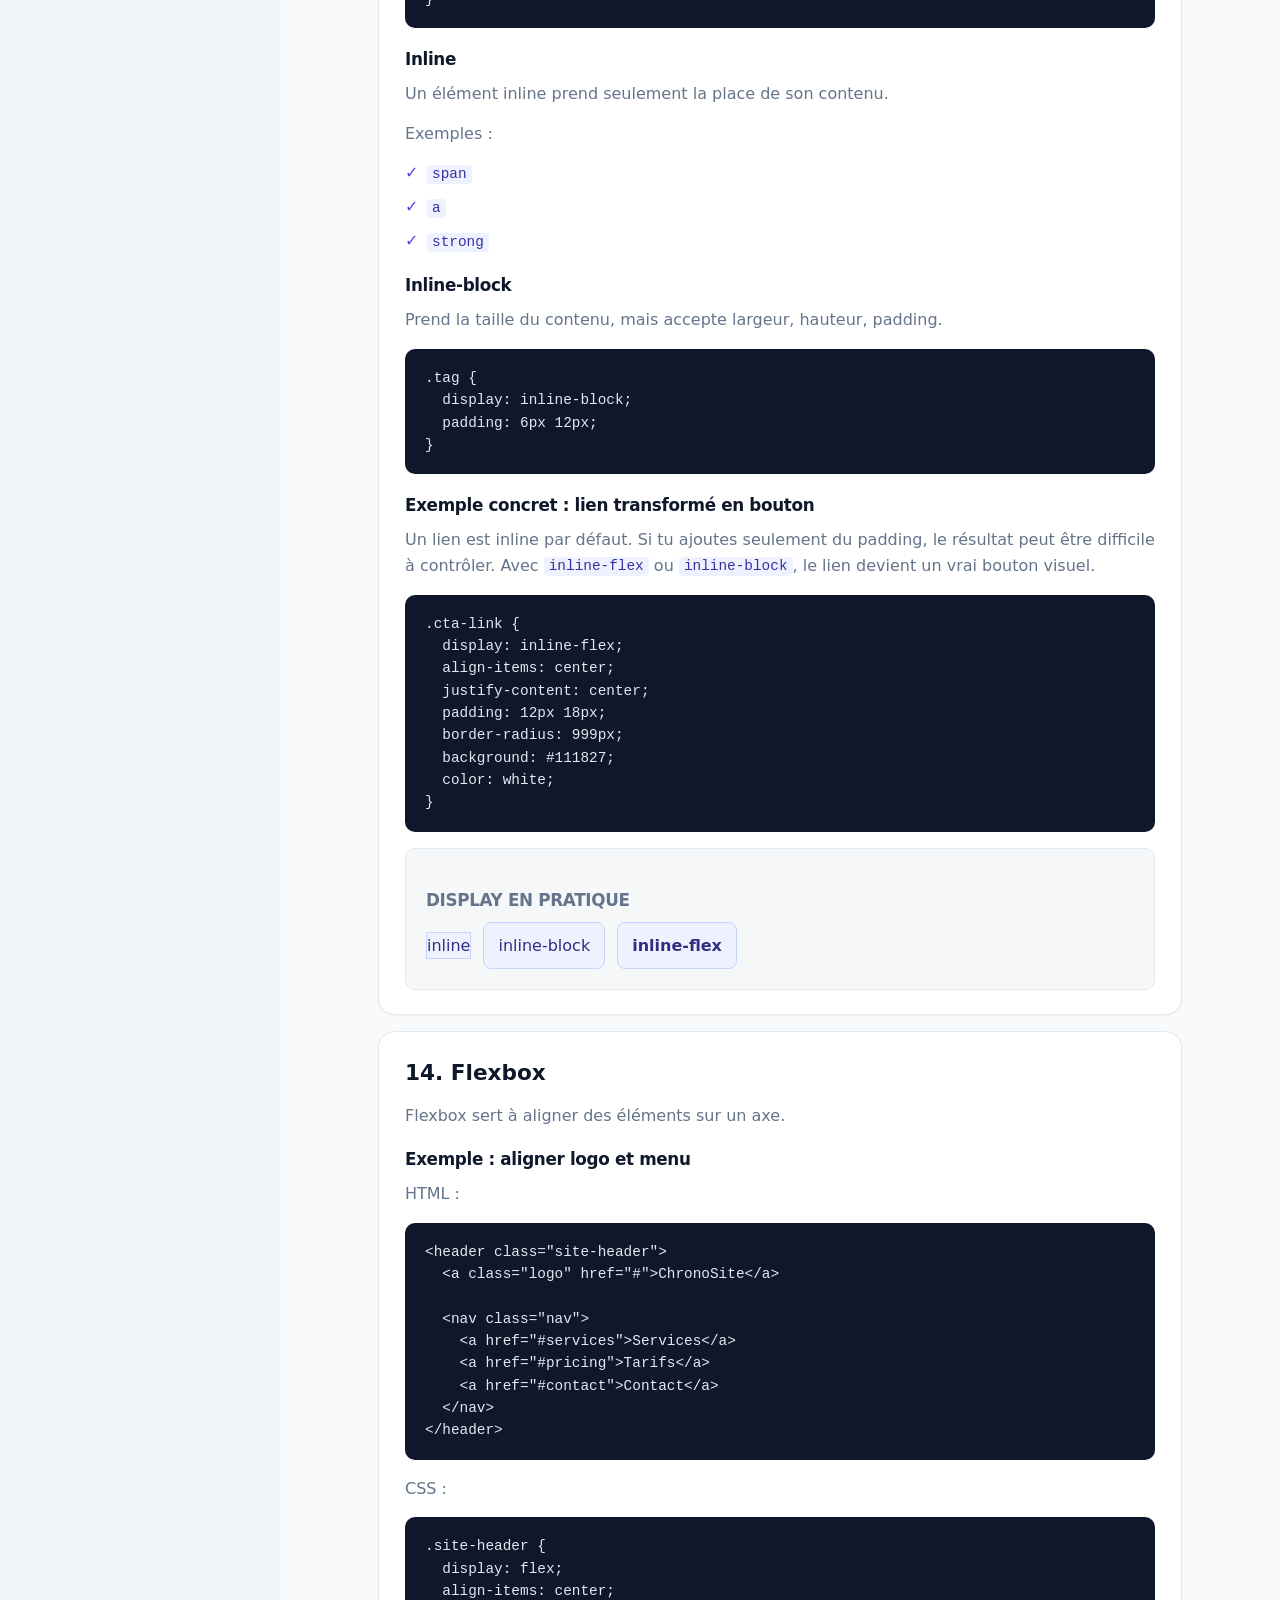
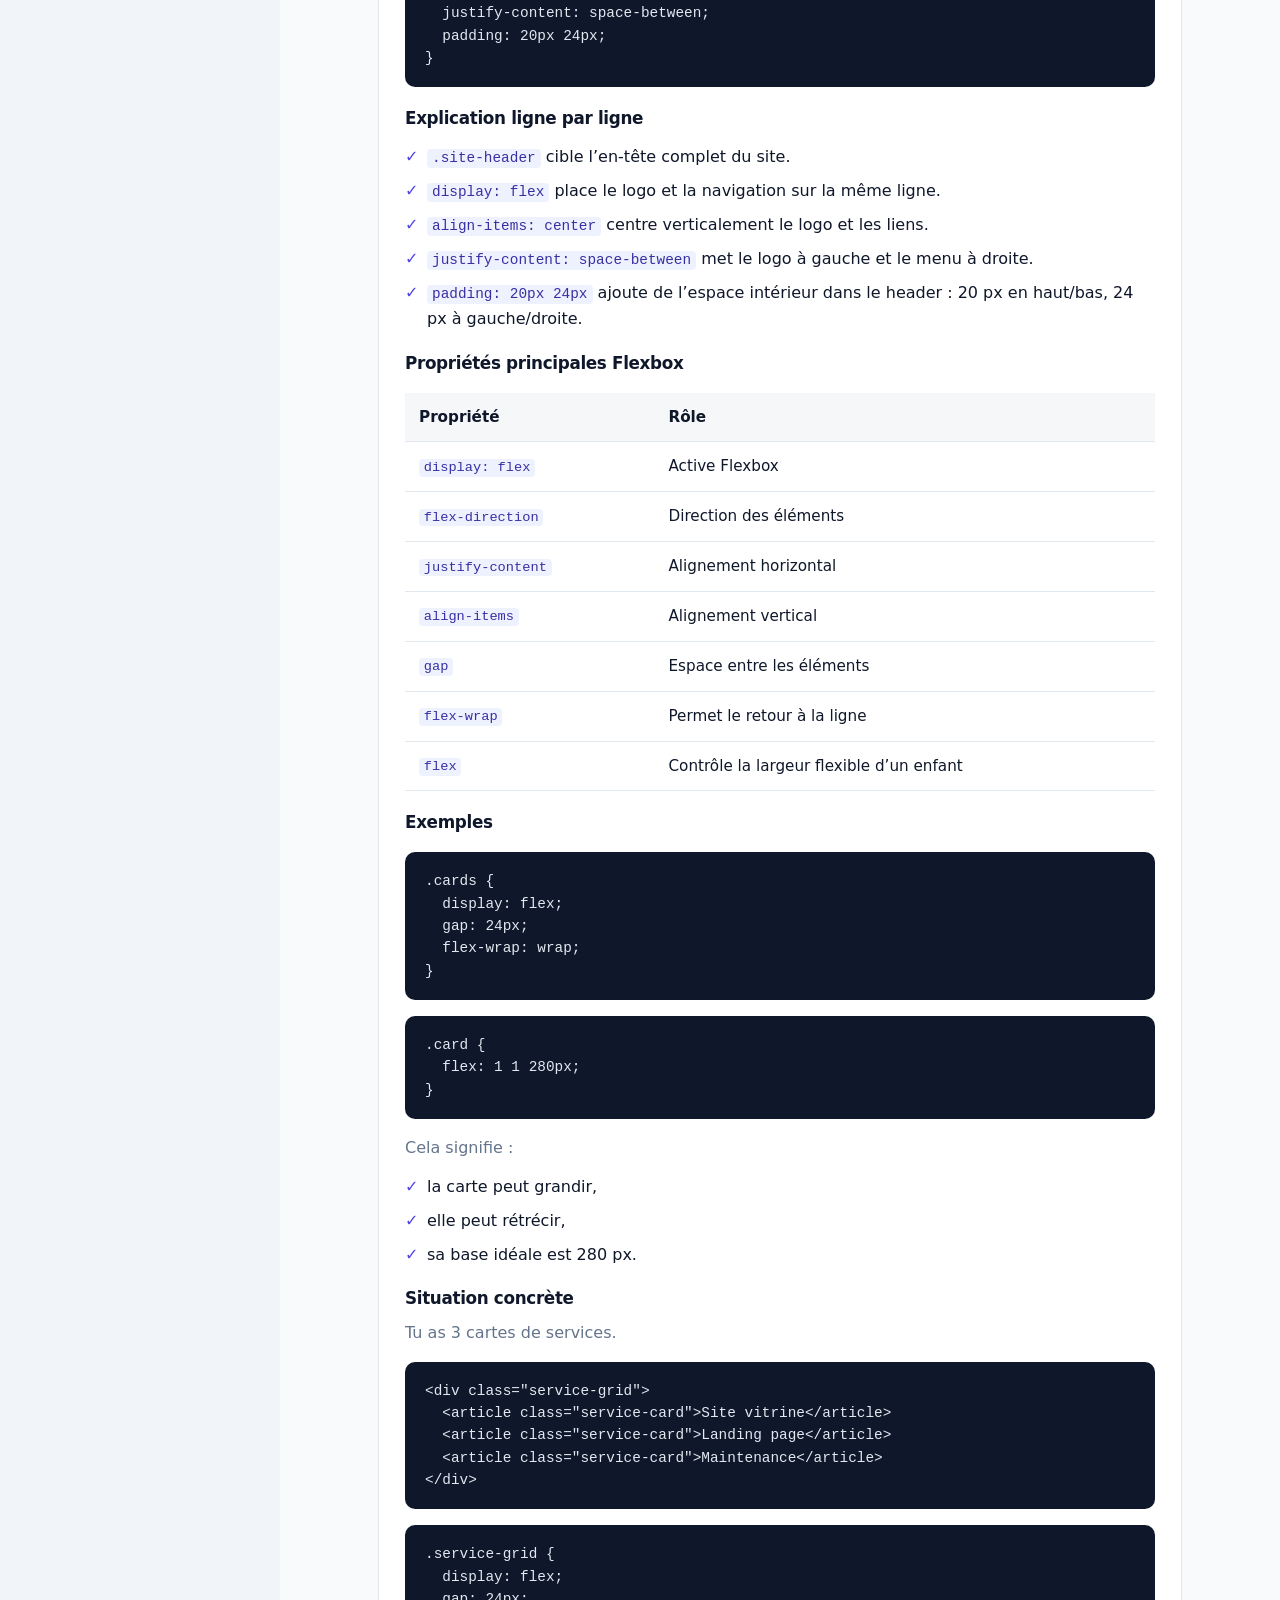
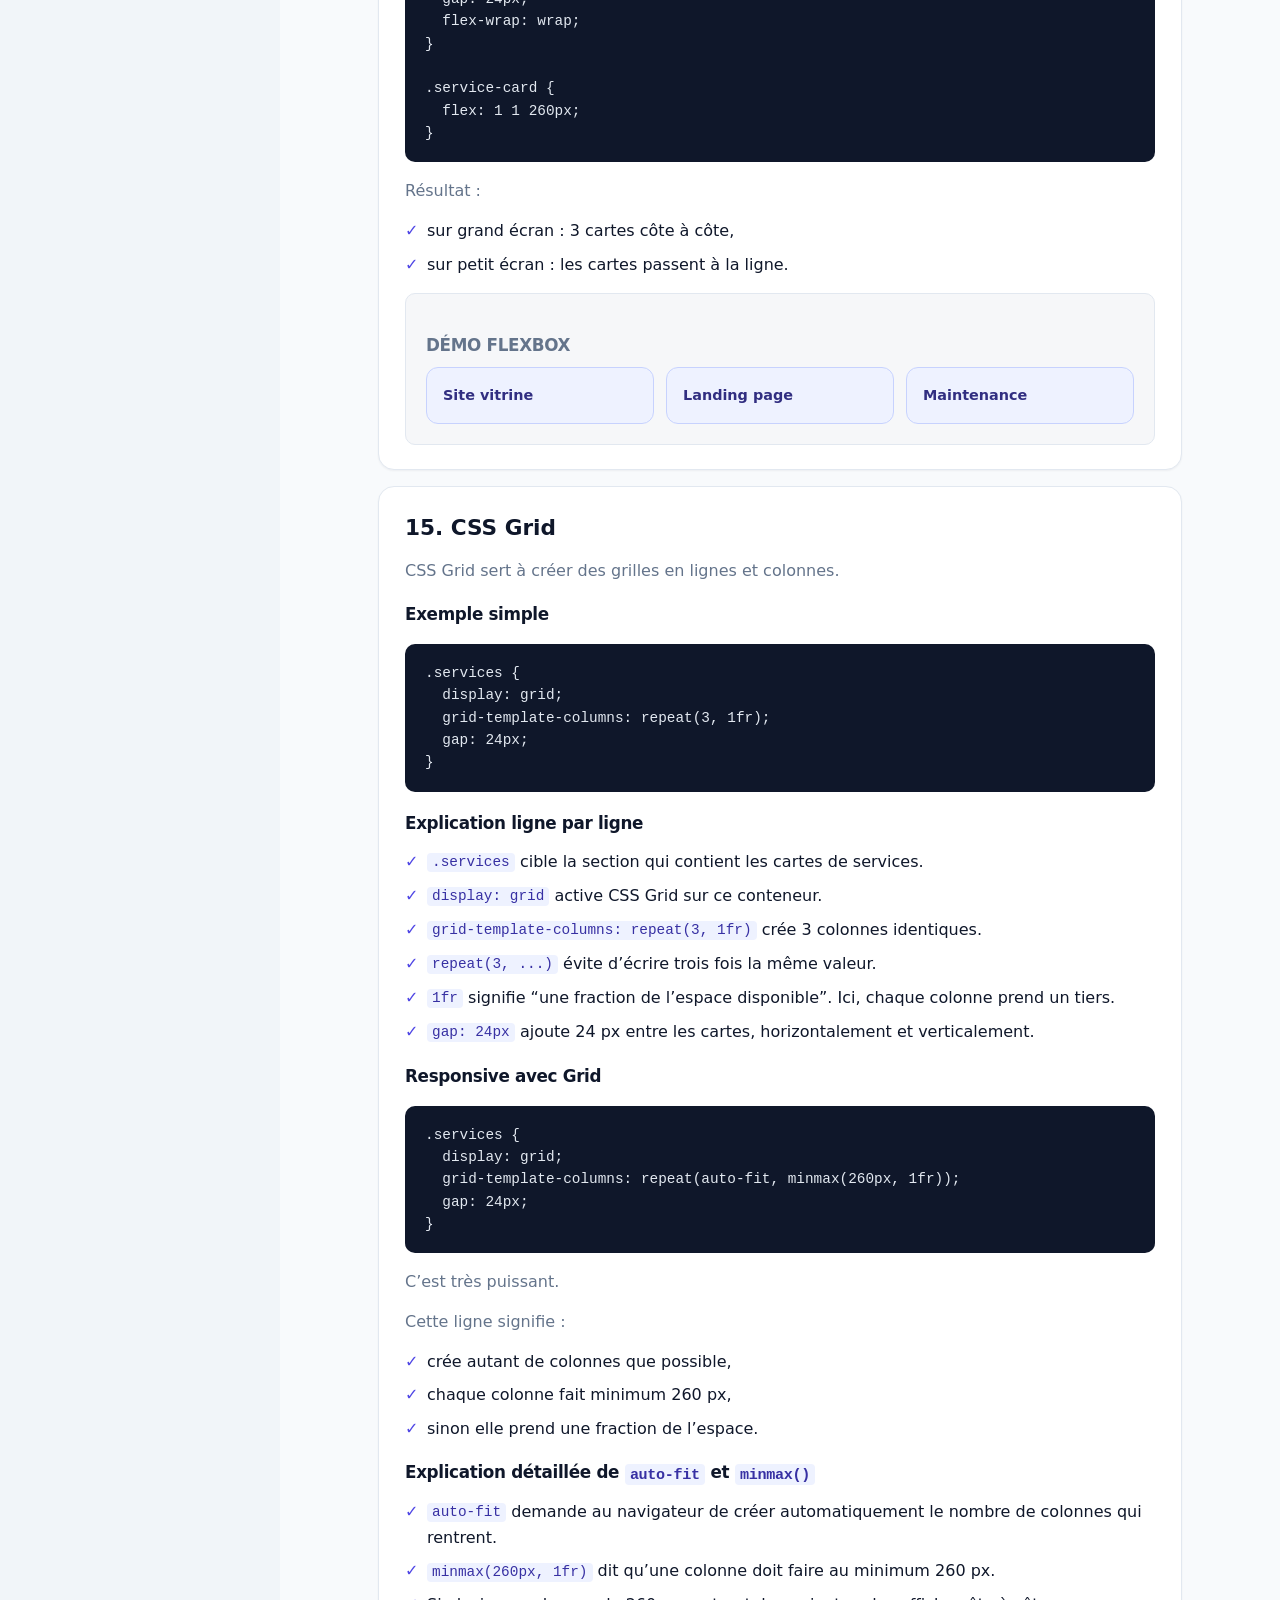
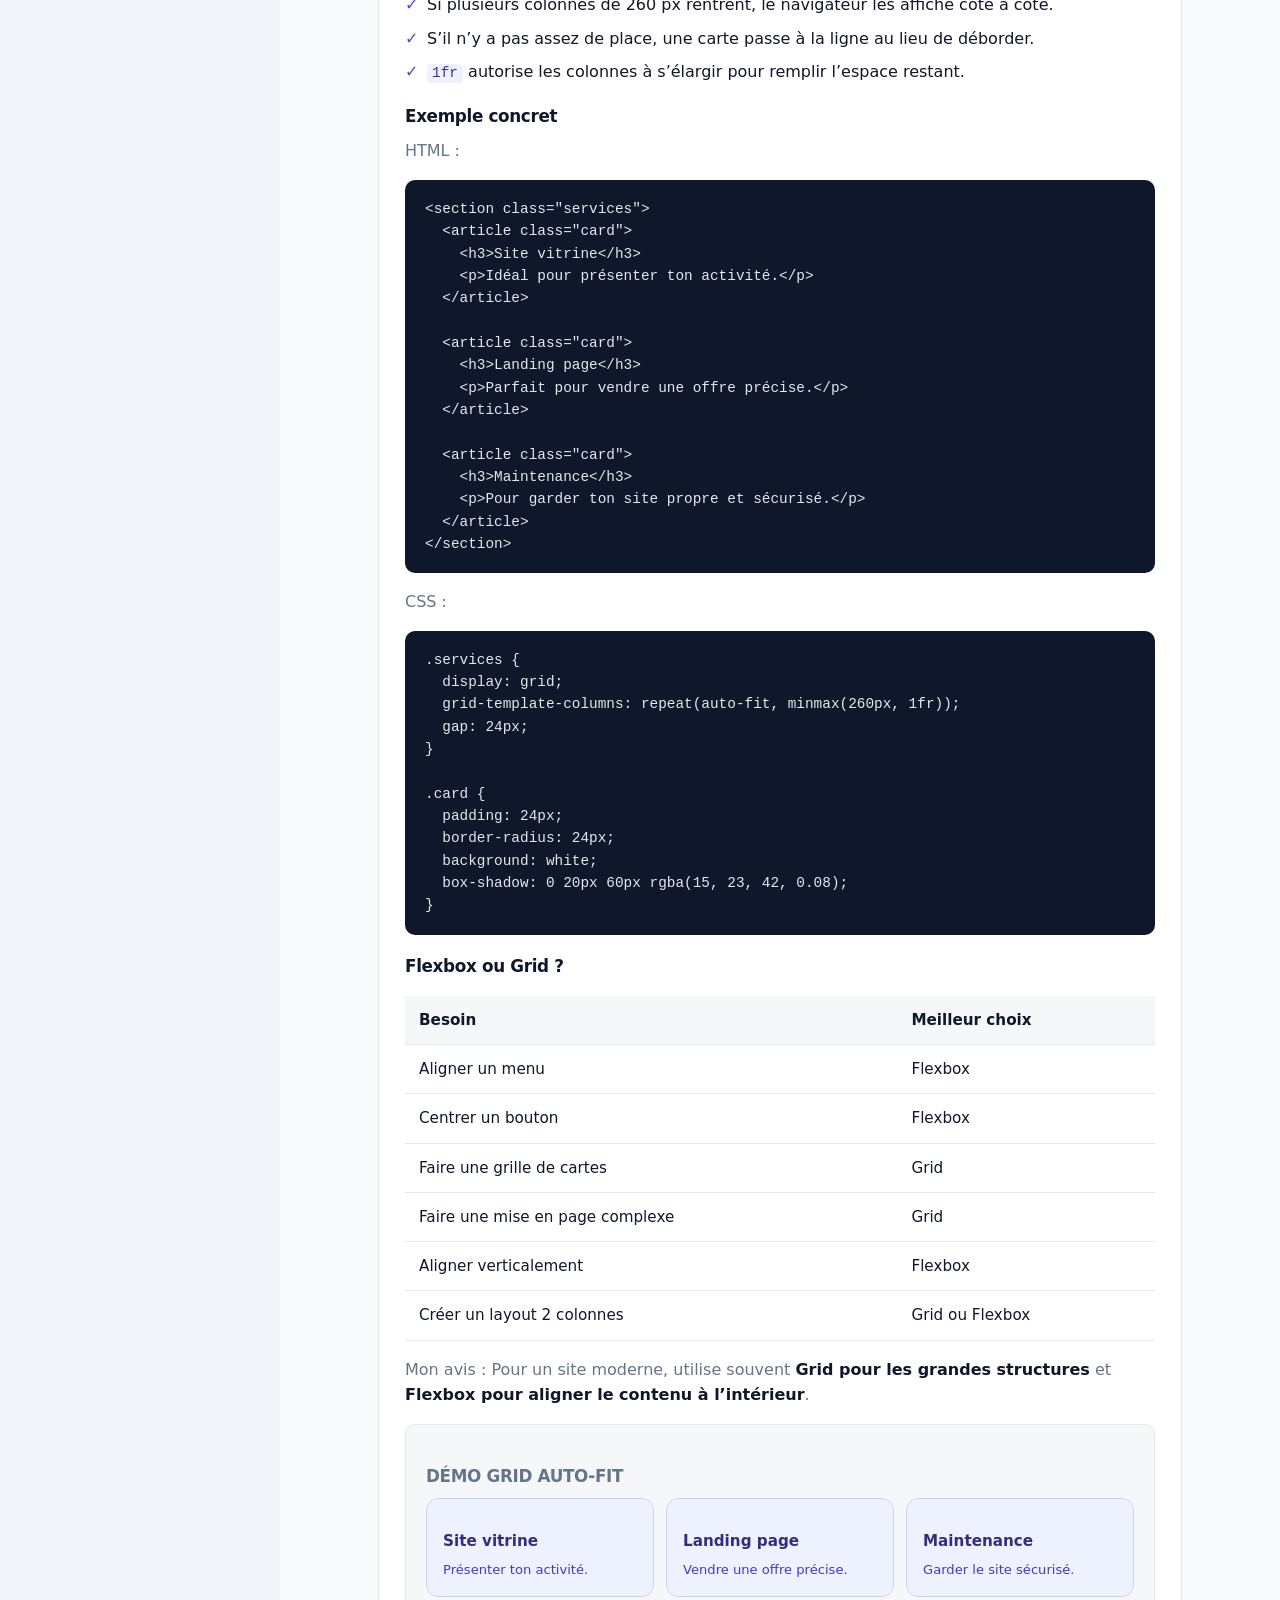
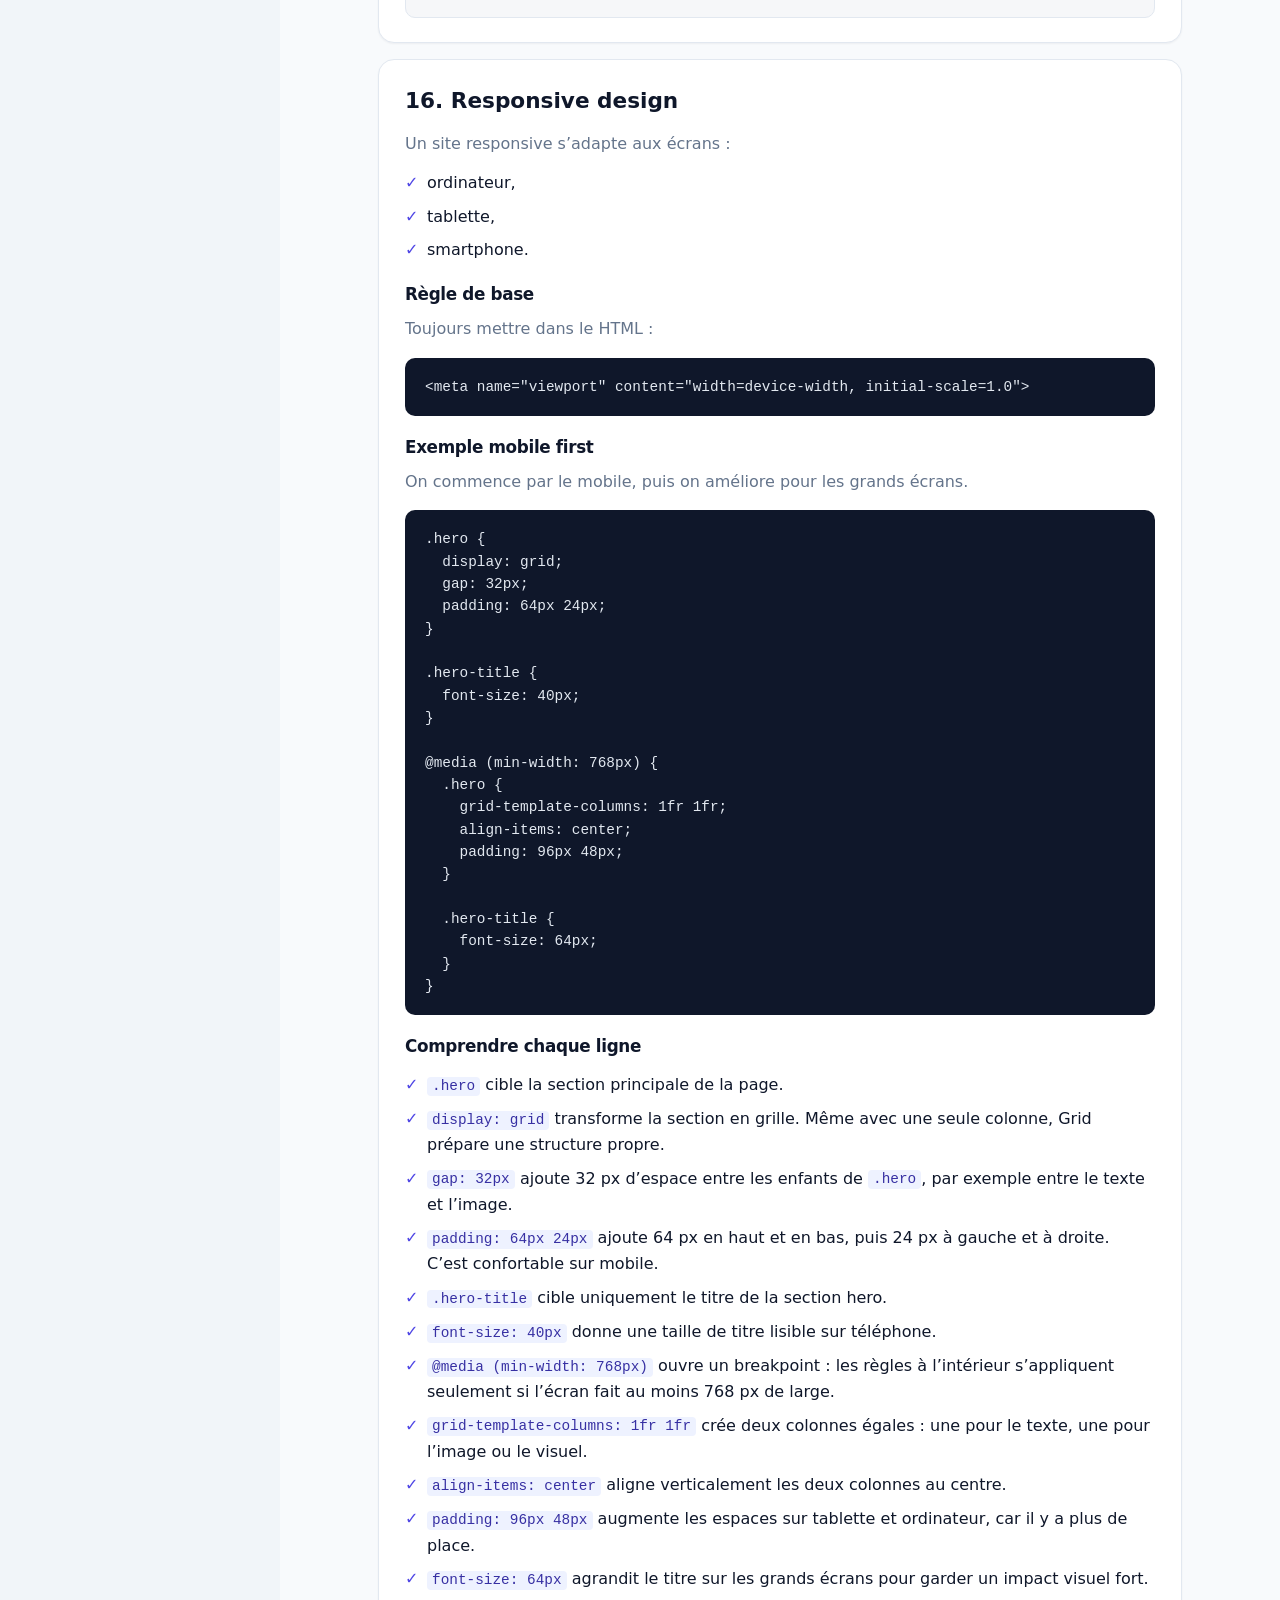
<file: cours-css-pro.html>
<!DOCTYPE html>
<html lang="fr">
<head>
    <meta charset="UTF-8">
    <meta name="viewport" content="width=device-width, initial-scale=1.0">
    <title>CSS pour un design pro — LearnCode</title>
    <meta name="description" content="Sélecteurs, box model, Flexbox, Grid, responsive, variables, effets et positionnement.">
    <link rel="stylesheet" href="styles.css">
    <script src="dashboard.js" defer></script>
</head>
<body class="layout-dash">
    <div class="dash">
    <aside class="sidebar" id="sidebar" aria-label="Navigation dashboard">
        <div class="sidebar-brand">
            <a href="index.html" class="sidebar-logo">
                <span class="logo-mark" aria-hidden="true"></span>
                <span><strong>LearnCode</strong><small>Dashboard cours</small></span>
            </a>
            <button type="button" class="sidebar-close" id="sidebar-close" aria-label="Fermer le menu">
                <svg width="20" height="20" viewBox="0 0 24 24" fill="none" aria-hidden="true"><path d="M6 6l12 12M18 6L6 18" stroke="currentColor" stroke-width="2" stroke-linecap="round"/></svg>
            </button>
        </div>
        <nav class="sidebar-nav">
            <p class="sidebar-label">Général</p>
            <a href="index.html" class="sidebar-link"><span class="sidebar-ico" aria-hidden="true"><svg width="14" height="14" viewBox="0 0 24 24" fill="none"><path d="M4 10.5L12 4l8 6.5V20a1 1 0 0 1-1 1h-5v-6H10v6H5a1 1 0 0 1-1-1v-9.5z" stroke="currentColor" stroke-width="1.8" stroke-linejoin="round"/></svg></span> Accueil</a>
            <p class="sidebar-label">Bases</p>
            <a href="html.html" class="sidebar-link"><span class="sidebar-ico sidebar-ico-html" aria-hidden="true">H</span> HTML</a>
            <a href="css.html" class="sidebar-link"><span class="sidebar-ico sidebar-ico-css" aria-hidden="true">C</span> CSS</a>
            <a href="java.html" class="sidebar-link"><span class="sidebar-ico sidebar-ico-java" aria-hidden="true">J</span> Java</a>
            <p class="sidebar-label">Avancé</p>
            <a href="html-avance.html" class="sidebar-link"><span class="sidebar-ico sidebar-ico-html" aria-hidden="true">H+</span> HTML avancé</a>
            <a href="css-avance.html" class="sidebar-link"><span class="sidebar-ico sidebar-ico-css" aria-hidden="true">C+</span> CSS avancé</a>
            <a href="js-avance.html" class="sidebar-link"><span class="sidebar-ico sidebar-ico-js" aria-hidden="true">JS</span> JS avancé</a>
            <p class="sidebar-label">Parcours pro</p>
            <a href="cours-html-pro.html" class="sidebar-link"><span class="sidebar-ico sidebar-ico-html" aria-hidden="true">1</span> HTML pro</a>
            <a href="cours-css-pro.html" class="sidebar-link is-active"><span class="sidebar-ico sidebar-ico-css" aria-hidden="true">2</span> CSS pro</a>
            <a href="cours-js-pro.html" class="sidebar-link"><span class="sidebar-ico sidebar-ico-js" aria-hidden="true">3</span> JS pro</a>
            <a href="cours-projet.html" class="sidebar-link"><span class="sidebar-ico" aria-hidden="true">4</span> Projet &amp; checklist</a>
            <a href="chronosite-demo.html" class="sidebar-link"><span class="sidebar-ico" aria-hidden="true">▶</span> Démo ChronoSite</a>
            <p class="sidebar-label">Dans ce cours</p>
            <a href="#ch9" class="sidebar-link sidebar-link-sub">9. CSS : comprendre la mise en forme</a>
            <a href="#ch10" class="sidebar-link sidebar-link-sub">10. Les sélecteurs CSS</a>
            <a href="#ch11" class="sidebar-link sidebar-link-sub">11. Couleurs, typographie, espacements</a>
            <a href="#ch12" class="sidebar-link sidebar-link-sub">12. Box model : margin, padding, border</a>
            <a href="#ch13" class="sidebar-link sidebar-link-sub">13. Display : block, inline, inline-block</a>
            <a href="#ch14" class="sidebar-link sidebar-link-sub">14. Flexbox</a>
            <a href="#ch15" class="sidebar-link sidebar-link-sub">15. CSS Grid</a>
            <a href="#ch16" class="sidebar-link sidebar-link-sub">16. Responsive design</a>
            <a href="#ch17" class="sidebar-link sidebar-link-sub">17. Variables CSS</a>
            <a href="#ch18" class="sidebar-link sidebar-link-sub">18. Effets modernes : transitions, animation…</a>
            <a href="#ch19" class="sidebar-link sidebar-link-sub">19. Positionnement CSS</a>
            <a href="#ch20" class="sidebar-link sidebar-link-sub">20. Propriétés CSS importantes à connaître</a>
            <a href="#ch21" class="sidebar-link sidebar-link-sub">21. Problématiques CSS concrètes</a>
        </nav>
        <div class="sidebar-footer"><a href="index.html" class="btn btn-secondary btn-block">← Site public</a></div>
    </aside>
        <div class="dash-main">
            <header class="dash-topbar">
                <button type="button" class="sidebar-toggle" id="sidebar-toggle" aria-label="Ouvrir le menu" aria-controls="sidebar" aria-expanded="false">
                    <svg width="22" height="22" viewBox="0 0 24 24" fill="none" aria-hidden="true"><path d="M4 7h16M4 12h16M4 17h16" stroke="currentColor" stroke-width="2" stroke-linecap="round"/></svg>
                </button>
                <div class="dash-topbar-meta">
                    <span class="dash-crumb">Parcours pro</span>
                    <strong>CSS pour un design pro</strong>
                </div>
                <div class="dash-topbar-actions">
                    <a href="cours-js-pro.html" class="btn btn-primary">Partie 3 : JS →</a>
                </div>
            </header>
            <main class="dash-content">
                <section class="course-hero dash-hero course-hero-css">
                    <p class="badge">Parcours pro · Partie 2 / 4</p>
                    <h1>CSS pour un design pro</h1>
                    <p>Sélecteurs, box model, Flexbox, Grid, responsive, variables, effets et positionnement.</p>
                </section>
                <div class="course dash-course">
                <article class="lesson" id="ch9">
                    <h2>9. CSS : comprendre la mise en forme</h2>
<p>CSS signifie <strong>Cascading Style Sheets</strong>. Il sert à styliser le HTML.</p>
<h3>Exemple simple</h3>
<p>HTML :</p>
<pre><code class="lang-html">&lt;h1 class=&quot;hero-title&quot;&gt;Votre site web livré rapidement&lt;/h1&gt;</code></pre>
<p>CSS :</p>
<pre><code class="lang-css">.hero-title {
  color: #7c3aed;
  font-size: 48px;
  line-height: 1.1;
}</code></pre>
<h3>Où écrire le CSS ?</h3>
<h4>1. CSS dans le HTML</h4>
<pre><code class="lang-html">&lt;h1 style=&quot;color: red;&quot;&gt;Titre&lt;/h1&gt;</code></pre>
<p>À éviter pour un vrai projet.</p>
<h4>2. CSS dans une balise <code>style</code></h4>
<pre><code class="lang-html">&lt;style&gt;
  h1 {
    color: red;
  }
&lt;/style&gt;</code></pre>
<p>Possible pour tester, mais pas idéal.</p>
<h4>3. CSS dans un fichier externe</h4>
<pre><code class="lang-html">&lt;link rel=&quot;stylesheet&quot; href=&quot;assets/css/style.css&quot;&gt;</code></pre>
<p>C’est la meilleure méthode.</p>
                </article>
                <article class="lesson" id="ch10">
                    <h2>10. Les sélecteurs CSS</h2>
<p>Un bon CSS commence par de bons sélecteurs. L’objectif n’est pas seulement de “faire marcher” le style, mais de pouvoir le modifier plus tard sans casser toute la page.</p>
<h3>Sélecteur de balise</h3>
<pre><code class="lang-css">h1 {
  color: #111827;
}</code></pre>
<p>S’applique à tous les <code>h1</code>.</p>
<h3>Sélecteur de classe</h3>
<pre><code class="lang-css">.btn {
  padding: 12px 20px;
  border-radius: 999px;
}</code></pre>
<p>HTML :</p>
<pre><code class="lang-html">&lt;a class=&quot;btn&quot; href=&quot;#contact&quot;&gt;Demander un devis&lt;/a&gt;</code></pre>
<h3>Sélecteur d’ID</h3>
<pre><code class="lang-css">#contact {
  padding: 80px 0;
}</code></pre>
<p>HTML :</p>
<pre><code class="lang-html">&lt;section id=&quot;contact&quot;&gt;&lt;/section&gt;</code></pre>
<p>À utiliser avec modération. Pour le style, préfère les classes.</p>
<h3>Sélecteur descendant</h3>
<pre><code class="lang-css">.hero p {
  color: #4b5563;
}</code></pre>
<p>Cible les paragraphes à l’intérieur de <code>.hero</code>.</p>
<h3>Sélecteur direct</h3>
<pre><code class="lang-css">.card &gt; h3 {
  margin-bottom: 12px;
}</code></pre>
<p>Cible uniquement le <code>h3</code> directement enfant de <code>.card</code>.</p>
<h3>Pseudo-classes</h3>
<pre><code class="lang-css">.btn:hover {
  transform: translateY(-2px);
}</code></pre>
<pre><code class="lang-css">input:focus {
  outline: 2px solid #7c3aed;
}</code></pre>
<h3>Spécificité : pourquoi une règle gagne</h3>
<p>Quand deux règles ciblent le même élément, le navigateur choisit la plus spécifique. Un ID gagne souvent contre une classe, et une classe gagne souvent contre une balise.</p>
<pre><code class="lang-css">p {
  color: gray;
}

.intro {
  color: blue; /* gagne contre p */
}

#lead {
  color: red; /* gagne contre .intro */
}</code></pre>
<p>HTML :</p>
<pre><code class="lang-html">&lt;p id=&quot;lead&quot; class=&quot;intro&quot;&gt;Ce texte sera rouge.&lt;/p&gt;</code></pre>
<div class="note">Dans un projet pro, évite de styliser avec des ID. Les classes sont plus souples et plus faciles à réutiliser.</div>
<h3>Pseudo-éléments</h3>
<pre><code class="lang-css">.hero-title::after {
  content: &quot;&quot;;
  display: block;
  width: 80px;
  height: 4px;
  background: #7c3aed;
  margin-top: 16px;
}</code></pre>
                </article>
                <article class="lesson" id="ch11">
                    <h2>11. Couleurs, typographie, espacements</h2>
<h3>Couleurs</h3>
<pre><code class="lang-css">:root {
  --color-primary: #7c3aed;
  --color-secondary: #2563eb;
  --color-bg: #f8fafc;
  --color-text: #111827;
  --color-muted: #6b7280;
}</code></pre>
<p>Utilisation :</p>
<pre><code class="lang-css">body {
  background: var(--color-bg);
  color: var(--color-text);
}</code></pre>
<h3>Typographie</h3>
<pre><code class="lang-css">body {
  font-family: system-ui, -apple-system, BlinkMacSystemFont, &quot;Segoe UI&quot;, sans-serif;
  font-size: 16px;
  line-height: 1.6;
}</code></pre>
<h3>Titres</h3>
<pre><code class="lang-css">h1,
h2,
h3 {
  line-height: 1.1;
  letter-spacing: -0.03em;
}</code></pre>
<h3>Espacements</h3>
<pre><code class="lang-css">.section {
  padding: 96px 24px;
}</code></pre>
<h3>Largeur de contenu</h3>
<pre><code class="lang-css">.container {
  width: min(1120px, calc(100% - 48px));
  margin-inline: auto;
}</code></pre>
<p>Cette ligne veut dire :</p>
<ul class="checklist">
<li>largeur maximum : 1120 px,</li>
<li>sinon largeur de l’écran moins 48 px,</li>
<li>centré automatiquement.</li>
</ul>
<h3>Exemple concret : créer une section propre</h3>
<p>Voici une base réutilisable pour toutes les grandes sections d’un site.</p>
<pre><code class="lang-css">.section {
  padding: 80px 24px;
}

.container {
  max-width: 1120px;
  margin-inline: auto;
}

.section-title {
  max-width: 700px;
  margin-bottom: 32px;
}

.section-title p {
  color: var(--color-muted);
}</code></pre>
<div class="demo"><h3 class="demo-title">Démo section</h3><div class="pro-section-demo"><h4>Services web</h4><p>Un titre court, un paragraphe limité en largeur et assez d’espace autour du bloc rendent la lecture plus professionnelle.</p></div></div>
                </article>
                <article class="lesson" id="ch12">
                    <h2>12. Box model : margin, padding, border</h2>
<p>Chaque élément HTML est une boîte.</p>
<pre><code class="lang-txt">margin
  border
    padding
      content</code></pre>
<h3>Padding</h3>
<p>Espace intérieur.</p>
<pre><code class="lang-css">.card {
  padding: 24px;
}</code></pre>
<h3>Margin</h3>
<p>Espace extérieur.</p>
<pre><code class="lang-css">.card {
  margin-bottom: 32px;
}</code></pre>
<h3>Border</h3>
<p>Bordure.</p>
<pre><code class="lang-css">.card {
  border: 1px solid #e5e7eb;
}</code></pre>
<h3>Border-radius</h3>
<p>Coins arrondis.</p>
<pre><code class="lang-css">.card {
  border-radius: 24px;
}</code></pre>
<h3>Box-sizing</h3>
<p>Très important :</p>
<pre><code class="lang-css">* {
  box-sizing: border-box;
}</code></pre>
<p>Cela rend les tailles plus faciles à gérer.</p>
                </article>
                <article class="lesson" id="ch13">
                    <h2>13. Display : block, inline, inline-block</h2>
<h3>Block</h3>
<p>Un élément block prend toute la largeur disponible.</p>
<p>Exemples :</p>
<ul class="checklist">
<li><code>div</code></li>
<li><code>section</code></li>
<li><code>p</code></li>
<li><code>h1</code></li>
</ul>
<pre><code class="lang-css">section {
  display: block;
}</code></pre>
<h3>Inline</h3>
<p>Un élément inline prend seulement la place de son contenu.</p>
<p>Exemples :</p>
<ul class="checklist">
<li><code>span</code></li>
<li><code>a</code></li>
<li><code>strong</code></li>
</ul>
<h3>Inline-block</h3>
<p>Prend la taille du contenu, mais accepte largeur, hauteur, padding.</p>
<pre><code class="lang-css">.tag {
  display: inline-block;
  padding: 6px 12px;
}</code></pre>
<h3>Exemple concret : lien transformé en bouton</h3>
<p>Un lien est inline par défaut. Si tu ajoutes seulement du padding, le résultat peut être difficile à contrôler. Avec <code>inline-flex</code> ou <code>inline-block</code>, le lien devient un vrai bouton visuel.</p>
<pre><code class="lang-css">.cta-link {
  display: inline-flex;
  align-items: center;
  justify-content: center;
  padding: 12px 18px;
  border-radius: 999px;
  background: #111827;
  color: white;
}</code></pre>
<div class="demo"><h3 class="demo-title">Display en pratique</h3><div class="display-demo"><span>inline</span><span class="inline-block">inline-block</span><span class="inline-flex">inline-flex</span></div></div>
                </article>
                <article class="lesson" id="ch14">
                    <h2>14. Flexbox</h2>
<p>Flexbox sert à aligner des éléments sur un axe.</p>
<h3>Exemple : aligner logo et menu</h3>
<p>HTML :</p>
<pre><code class="lang-html">&lt;header class=&quot;site-header&quot;&gt;
  &lt;a class=&quot;logo&quot; href=&quot;#&quot;&gt;ChronoSite&lt;/a&gt;

  &lt;nav class=&quot;nav&quot;&gt;
    &lt;a href=&quot;#services&quot;&gt;Services&lt;/a&gt;
    &lt;a href=&quot;#pricing&quot;&gt;Tarifs&lt;/a&gt;
    &lt;a href=&quot;#contact&quot;&gt;Contact&lt;/a&gt;
  &lt;/nav&gt;
&lt;/header&gt;</code></pre>
<p>CSS :</p>
<pre><code class="lang-css">.site-header {
  display: flex;
  align-items: center;
  justify-content: space-between;
  padding: 20px 24px;
}</code></pre>
<h3>Explication ligne par ligne</h3>
<ul class="checklist">
<li><code>.site-header</code> cible l’en-tête complet du site.</li>
<li><code>display: flex</code> place le logo et la navigation sur la même ligne.</li>
<li><code>align-items: center</code> centre verticalement le logo et les liens.</li>
<li><code>justify-content: space-between</code> met le logo à gauche et le menu à droite.</li>
<li><code>padding: 20px 24px</code> ajoute de l’espace intérieur dans le header : 20 px en haut/bas, 24 px à gauche/droite.</li>
</ul>
<h3>Propriétés principales Flexbox</h3>
<div class="table-wrap"><table>
<thead><tr><th>Propriété</th><th>Rôle</th></tr></thead>
<tbody>
<tr><td><code>display: flex</code></td><td>Active Flexbox</td></tr>
<tr><td><code>flex-direction</code></td><td>Direction des éléments</td></tr>
<tr><td><code>justify-content</code></td><td>Alignement horizontal</td></tr>
<tr><td><code>align-items</code></td><td>Alignement vertical</td></tr>
<tr><td><code>gap</code></td><td>Espace entre les éléments</td></tr>
<tr><td><code>flex-wrap</code></td><td>Permet le retour à la ligne</td></tr>
<tr><td><code>flex</code></td><td>Contrôle la largeur flexible d’un enfant</td></tr>
</tbody>
</table></div>
<h3>Exemples</h3>
<pre><code class="lang-css">.cards {
  display: flex;
  gap: 24px;
  flex-wrap: wrap;
}</code></pre>
<pre><code class="lang-css">.card {
  flex: 1 1 280px;
}</code></pre>
<p>Cela signifie :</p>
<ul class="checklist">
<li>la carte peut grandir,</li>
<li>elle peut rétrécir,</li>
<li>sa base idéale est 280 px.</li>
</ul>
<h3>Situation concrète</h3>
<p>Tu as 3 cartes de services.</p>
<pre><code class="lang-html">&lt;div class=&quot;service-grid&quot;&gt;
  &lt;article class=&quot;service-card&quot;&gt;Site vitrine&lt;/article&gt;
  &lt;article class=&quot;service-card&quot;&gt;Landing page&lt;/article&gt;
  &lt;article class=&quot;service-card&quot;&gt;Maintenance&lt;/article&gt;
&lt;/div&gt;</code></pre>
<pre><code class="lang-css">.service-grid {
  display: flex;
  gap: 24px;
  flex-wrap: wrap;
}

.service-card {
  flex: 1 1 260px;
}</code></pre>
<p>Résultat :</p>
<ul class="checklist">
<li>sur grand écran : 3 cartes côte à côte,</li>
<li>sur petit écran : les cartes passent à la ligne.</li>
</ul>
<div class="demo"><h3 class="demo-title">Démo Flexbox</h3><div class="pro-flex-demo"><article class="pro-card">Site vitrine</article><article class="pro-card">Landing page</article><article class="pro-card">Maintenance</article></div></div>
                </article>
                <article class="lesson" id="ch15">
                    <h2>15. CSS Grid</h2>
<p>CSS Grid sert à créer des grilles en lignes et colonnes.</p>
<h3>Exemple simple</h3>
<pre><code class="lang-css">.services {
  display: grid;
  grid-template-columns: repeat(3, 1fr);
  gap: 24px;
}</code></pre>
<h3>Explication ligne par ligne</h3>
<ul class="checklist">
<li><code>.services</code> cible la section qui contient les cartes de services.</li>
<li><code>display: grid</code> active CSS Grid sur ce conteneur.</li>
<li><code>grid-template-columns: repeat(3, 1fr)</code> crée 3 colonnes identiques.</li>
<li><code>repeat(3, ...)</code> évite d’écrire trois fois la même valeur.</li>
<li><code>1fr</code> signifie “une fraction de l’espace disponible”. Ici, chaque colonne prend un tiers.</li>
<li><code>gap: 24px</code> ajoute 24 px entre les cartes, horizontalement et verticalement.</li>
</ul>
<h3>Responsive avec Grid</h3>
<pre><code class="lang-css">.services {
  display: grid;
  grid-template-columns: repeat(auto-fit, minmax(260px, 1fr));
  gap: 24px;
}</code></pre>
<p>C’est très puissant.</p>
<p>Cette ligne signifie :</p>
<ul class="checklist">
<li>crée autant de colonnes que possible,</li>
<li>chaque colonne fait minimum 260 px,</li>
<li>sinon elle prend une fraction de l’espace.</li>
</ul>
<h3>Explication détaillée de <code>auto-fit</code> et <code>minmax()</code></h3>
<ul class="checklist">
<li><code>auto-fit</code> demande au navigateur de créer automatiquement le nombre de colonnes qui rentrent.</li>
<li><code>minmax(260px, 1fr)</code> dit qu’une colonne doit faire au minimum 260 px.</li>
<li>Si plusieurs colonnes de 260 px rentrent, le navigateur les affiche côte à côte.</li>
<li>S’il n’y a pas assez de place, une carte passe à la ligne au lieu de déborder.</li>
<li><code>1fr</code> autorise les colonnes à s’élargir pour remplir l’espace restant.</li>
</ul>
<h3>Exemple concret</h3>
<p>HTML :</p>
<pre><code class="lang-html">&lt;section class=&quot;services&quot;&gt;
  &lt;article class=&quot;card&quot;&gt;
    &lt;h3&gt;Site vitrine&lt;/h3&gt;
    &lt;p&gt;Idéal pour présenter ton activité.&lt;/p&gt;
  &lt;/article&gt;

  &lt;article class=&quot;card&quot;&gt;
    &lt;h3&gt;Landing page&lt;/h3&gt;
    &lt;p&gt;Parfait pour vendre une offre précise.&lt;/p&gt;
  &lt;/article&gt;

  &lt;article class=&quot;card&quot;&gt;
    &lt;h3&gt;Maintenance&lt;/h3&gt;
    &lt;p&gt;Pour garder ton site propre et sécurisé.&lt;/p&gt;
  &lt;/article&gt;
&lt;/section&gt;</code></pre>
<p>CSS :</p>
<pre><code class="lang-css">.services {
  display: grid;
  grid-template-columns: repeat(auto-fit, minmax(260px, 1fr));
  gap: 24px;
}

.card {
  padding: 24px;
  border-radius: 24px;
  background: white;
  box-shadow: 0 20px 60px rgba(15, 23, 42, 0.08);
}</code></pre>
<h3>Flexbox ou Grid ?</h3>
<div class="table-wrap"><table>
<thead><tr><th>Besoin</th><th>Meilleur choix</th></tr></thead>
<tbody>
<tr><td>Aligner un menu</td><td>Flexbox</td></tr>
<tr><td>Centrer un bouton</td><td>Flexbox</td></tr>
<tr><td>Faire une grille de cartes</td><td>Grid</td></tr>
<tr><td>Faire une mise en page complexe</td><td>Grid</td></tr>
<tr><td>Aligner verticalement</td><td>Flexbox</td></tr>
<tr><td>Créer un layout 2 colonnes</td><td>Grid ou Flexbox</td></tr>
</tbody>
</table></div>
<p>Mon avis : Pour un site moderne, utilise souvent <strong>Grid pour les grandes structures</strong> et <strong>Flexbox pour aligner le contenu à l’intérieur</strong>.</p>
<div class="demo"><h3 class="demo-title">Démo Grid auto-fit</h3><div class="pro-grid-demo"><article class="pro-card"><h4>Site vitrine</h4><p>Présenter ton activité.</p></article><article class="pro-card"><h4>Landing page</h4><p>Vendre une offre précise.</p></article><article class="pro-card"><h4>Maintenance</h4><p>Garder le site sécurisé.</p></article></div></div>
                </article>
                <article class="lesson" id="ch16">
                    <h2>16. Responsive design</h2>
<p>Un site responsive s’adapte aux écrans :</p>
<ul class="checklist">
<li>ordinateur,</li>
<li>tablette,</li>
<li>smartphone.</li>
</ul>
<h3>Règle de base</h3>
<p>Toujours mettre dans le HTML :</p>
<pre><code class="lang-html">&lt;meta name=&quot;viewport&quot; content=&quot;width=device-width, initial-scale=1.0&quot;&gt;</code></pre>
<h3>Exemple mobile first</h3>
<p>On commence par le mobile, puis on améliore pour les grands écrans.</p>
<pre><code class="lang-css">.hero {
  display: grid;
  gap: 32px;
  padding: 64px 24px;
}

.hero-title {
  font-size: 40px;
}

@media (min-width: 768px) {
  .hero {
    grid-template-columns: 1fr 1fr;
    align-items: center;
    padding: 96px 48px;
  }

  .hero-title {
    font-size: 64px;
  }
}</code></pre>
<h3>Comprendre chaque ligne</h3>
<ul class="checklist">
<li><code>.hero</code> cible la section principale de la page.</li>
<li><code>display: grid</code> transforme la section en grille. Même avec une seule colonne, Grid prépare une structure propre.</li>
<li><code>gap: 32px</code> ajoute 32 px d’espace entre les enfants de <code>.hero</code>, par exemple entre le texte et l’image.</li>
<li><code>padding: 64px 24px</code> ajoute 64 px en haut et en bas, puis 24 px à gauche et à droite. C’est confortable sur mobile.</li>
<li><code>.hero-title</code> cible uniquement le titre de la section hero.</li>
<li><code>font-size: 40px</code> donne une taille de titre lisible sur téléphone.</li>
<li><code>@media (min-width: 768px)</code> ouvre un breakpoint : les règles à l’intérieur s’appliquent seulement si l’écran fait au moins 768 px de large.</li>
<li><code>grid-template-columns: 1fr 1fr</code> crée deux colonnes égales : une pour le texte, une pour l’image ou le visuel.</li>
<li><code>align-items: center</code> aligne verticalement les deux colonnes au centre.</li>
<li><code>padding: 96px 48px</code> augmente les espaces sur tablette et ordinateur, car il y a plus de place.</li>
<li><code>font-size: 64px</code> agrandit le titre sur les grands écrans pour garder un impact visuel fort.</li>
</ul>
<h3>Pourquoi mobile first ?</h3>
<p>Aujourd’hui, beaucoup de visiteurs arrivent par téléphone. Donc on crée d’abord une version mobile propre, puis on adapte pour ordinateur.</p>
<h3>Breakpoints utiles</h3>
<p>
Un breakpoint n’est pas une règle magique liée à un appareil précis. C’est simplement
un point où ton design commence à manquer de place ou, au contraire, peut utiliser
plus d’espace. Les valeurs ci-dessous sont des repères courants, pas des obligations.
</p>
<pre><code class="lang-css">/* Tablette */
@media (min-width: 768px) {
}

/* Desktop */
@media (min-width: 1024px) {
}

/* Grand écran */
@media (min-width: 1280px) {
}</code></pre>
<div class="table-wrap"><table>
<thead><tr><th>Breakpoint</th><th>Ce qu’on change souvent</th><th>Exemple concret</th></tr></thead>
<tbody>
<tr><td><code>min-width: 640px</code></td><td>Petites tablettes</td><td>Passer une liste de cartes de 1 à 2 colonnes</td></tr>
<tr><td><code>min-width: 768px</code></td><td>Tablettes</td><td>Mettre un hero en 2 colonnes</td></tr>
<tr><td><code>min-width: 1024px</code></td><td>Ordinateurs</td><td>Afficher une sidebar, agrandir les marges</td></tr>
<tr><td><code>min-width: 1280px</code></td><td>Grands écrans</td><td>Limiter le contenu avec <code>max-width</code> pour éviter les lignes trop longues</td></tr>
</tbody>
</table></div>
<h3><code>min-width</code> ou <code>max-width</code> ?</h3>
<p>
Avec <code>min-width</code>, tu écris d’abord le style mobile, puis tu ajoutes les
améliorations pour les écrans plus larges. C’est le plus simple pour apprendre et
maintenir un site moderne.
</p>
<pre><code class="lang-css">/* Style mobile par défaut */
.menu {
  display: grid;
  gap: 12px;
}

/* Style tablette et desktop */
@media (min-width: 768px) {
  .menu {
    display: flex;
    justify-content: flex-end;
  }
}</code></pre>
<p>
Avec <code>max-width</code>, tu écris plutôt le style desktop d’abord, puis tu corriges
pour les petits écrans. Cette méthode existe, mais elle devient vite plus difficile
quand le site grandit.
</p>
<h3>Images responsives</h3>
<pre><code class="lang-css">img {
  max-width: 100%;
  height: auto;
}</code></pre>
<h3>Explication ligne par ligne</h3>
<ul class="checklist">
<li><code>img</code> cible toutes les images de la page.</li>
<li><code>max-width: 100%</code> empêche une image de dépasser la largeur de son parent.</li>
<li><code>height: auto</code> garde les proportions de l’image pour éviter qu’elle soit écrasée.</li>
</ul>
<h3>Texte responsive avec clamp</h3>
<pre><code class="lang-css">.hero-title {
  font-size: clamp(2.5rem, 6vw, 5rem);
}</code></pre>
<p>Cela veut dire :</p>
<ul class="checklist">
<li>minimum : 2.5rem,</li>
<li>idéal : 6vw,</li>
<li>maximum : 5rem.</li>
</ul>
<p>Très utile pour les titres modernes.</p>
<p>
Lecture complète : le titre ne descend jamais sous <code>2.5rem</code>, essaie de
suivre <code>6vw</code> selon la largeur de l’écran, puis s’arrête à <code>5rem</code>
pour ne pas devenir trop grand.
</p>
<h3>Exemple concret : passer de 1 à 2 colonnes</h3>
<p>Sur mobile, on empile le texte et l’image. Sur tablette et ordinateur, on les met côte à côte.</p>
<pre><code class="lang-css">.about {
  display: grid;
  gap: 24px;
}

@media (min-width: 768px) {
  .about {
    grid-template-columns: 1fr 1fr;
    align-items: center;
  }
}</code></pre>
<h3>Explication ligne par ligne</h3>
<ul class="checklist">
<li><code>.about</code> cible la section “à propos”.</li>
<li><code>display: grid</code> permet d’organiser ses éléments en grille.</li>
<li><code>gap: 24px</code> garde un espace propre entre le texte et l’image.</li>
<li>Sans breakpoint, la grille reste naturellement sur une colonne si aucune colonne n’est déclarée.</li>
<li><code>@media (min-width: 768px)</code> applique le changement à partir de la tablette.</li>
<li><code>grid-template-columns: 1fr 1fr</code> place le contenu en deux colonnes égales.</li>
<li><code>align-items: center</code> centre verticalement les éléments dans la section.</li>
</ul>
<h3>Erreurs fréquentes à éviter</h3>
<ul class="checklist">
<li>Mettre <code>width: 1200px</code> sur un bloc principal.</li>
<li>Oublier <code>max-width: 100%</code> sur les images.</li>
<li>Faire des media queries avant d’avoir une version mobile correcte.</li>
<li>Utiliser une taille de texte trop petite sur téléphone.</li>
</ul>
                </article>
                <article class="lesson" id="ch17">
                    <h2>17. Variables CSS</h2>
<p>Les variables CSS permettent de garder une charte graphique propre.</p>
<h3>Exemple</h3>
<pre><code class="lang-css">:root {
  --primary: #7c3aed;
  --secondary: #2563eb;
  --bg: #f8fafc;
  --surface: #ffffff;
  --text: #111827;
  --muted: #6b7280;
  --radius: 24px;
  --shadow: 0 24px 80px rgba(15, 23, 42, 0.12);
}</code></pre>
<h3>Utilisation</h3>
<pre><code class="lang-css">.card {
  background: var(--surface);
  color: var(--text);
  border-radius: var(--radius);
  box-shadow: var(--shadow);
}</code></pre>
<h3>Avantage concret</h3>
<p>Si tu veux changer tout le violet du site, tu modifies seulement :</p>
<pre><code class="lang-css">--primary: #7c3aed;</code></pre>
<p>au lieu de chercher la couleur partout.</p>
<div class="demo"><h3 class="demo-title">Démo variables CSS</h3><div class="pro-theme-box" id="pro-theme" data-theme="light"><p>Cette carte utilise <code>var(--pro-brand)</code>.</p><button type="button" class="btn btn-primary" id="pro-theme-btn">Basculer le thème</button></div></div>
                </article>
                <article class="lesson" id="ch18">
                    <h2>18. Effets modernes : transitions, animations, ombres, gradients</h2>
<h3>Transition</h3>
<pre><code class="lang-css">.btn {
  transition: transform 0.2s ease, box-shadow 0.2s ease;
}

.btn:hover {
  transform: translateY(-2px);
  box-shadow: 0 16px 40px rgba(124, 58, 237, 0.25);
}</code></pre>
<h3>Gradient</h3>
<pre><code class="lang-css">.hero {
  background:
    radial-gradient(circle at top left, rgba(124, 58, 237, 0.25), transparent 35%),
    linear-gradient(135deg, #f8fafc, #eef2ff);
}</code></pre>
<h3>Texte en dégradé</h3>
<pre><code class="lang-css">.gradient-text {
  background: linear-gradient(135deg, #7c3aed, #2563eb);
  -webkit-background-clip: text;
  color: transparent;
}</code></pre>
<p>HTML :</p>
<pre><code class="lang-html">&lt;h1&gt;Votre site web &lt;span class=&quot;gradient-text&quot;&gt;professionnel&lt;/span&gt;&lt;/h1&gt;</code></pre>
<h3>Animation simple</h3>
<pre><code class="lang-css">@keyframes float {
  0%, 100% {
    transform: translateY(0);
  }

  50% {
    transform: translateY(-12px);
  }
}

.mockup {
  animation: float 6s ease-in-out infinite;
}</code></pre>
<h3>Accessibilité : réduire les animations</h3>
<p>Certaines personnes sont sensibles aux animations.</p>
<pre><code class="lang-css">@media (prefers-reduced-motion: reduce) {
  * {
    animation: none !important;
    transition: none !important;
    scroll-behavior: auto !important;
  }
}</code></pre>
<div class="demo"><h3 class="demo-title">Démo transition / shadow</h3><button type="button" class="pro-glow-btn">Survole-moi</button></div>
                </article>
                <article class="lesson" id="ch19">
                    <h2>19. Positionnement CSS</h2>
<h3>Position static</h3>
<p>Valeur normale par défaut.</p>
<pre><code class="lang-css">.box {
  position: static;
}</code></pre>
<h3>Position relative</h3>
<p>Permet de déplacer légèrement un élément.</p>
<pre><code class="lang-css">.badge {
  position: relative;
  top: -4px;
}</code></pre>
<h3>Position absolute</h3>
<p>Place un élément par rapport au parent positionné.</p>
<pre><code class="lang-css">.card {
  position: relative;
}

.card::before {
  content: &quot;&quot;;
  position: absolute;
  inset: 0;
  border-radius: 24px;
  background: linear-gradient(135deg, #7c3aed, #2563eb);
  opacity: 0.08;
}</code></pre>
<h3>Position fixed</h3>
<p>Reste fixé à l’écran.</p>
<pre><code class="lang-css">.whatsapp-button {
  position: fixed;
  right: 24px;
  bottom: 24px;
}</code></pre>
<h3>Position sticky</h3>
<p>Reste collé après un certain scroll.</p>
<pre><code class="lang-css">.site-header {
  position: sticky;
  top: 0;
  z-index: 50;
}</code></pre>
<h3>Z-index</h3>
<p>Contrôle la profondeur.</p>
<pre><code class="lang-css">.menu {
  position: fixed;
  z-index: 100;
}</code></pre>
<p>Attention : <code>z-index</code> marche surtout sur les éléments positionnés.</p>
                </article>
                <article class="lesson" id="ch20">
                    <h2>20. Propriétés CSS importantes à connaître</h2>
<h3>Propriétés de texte</h3>
<div class="table-wrap"><table>
<thead><tr><th>Propriété</th><th>Rôle</th></tr></thead>
<tbody>
<tr><td><code>font-family</code></td><td>Police</td></tr>
<tr><td><code>font-size</code></td><td>Taille</td></tr>
<tr><td><code>font-weight</code></td><td>Graisse</td></tr>
<tr><td><code>line-height</code></td><td>Hauteur de ligne</td></tr>
<tr><td><code>letter-spacing</code></td><td>Espacement des lettres</td></tr>
<tr><td><code>text-align</code></td><td>Alignement</td></tr>
<tr><td><code>text-transform</code></td><td>Majuscules/minuscules</td></tr>
<tr><td><code>color</code></td><td>Couleur du texte</td></tr>
</tbody>
</table></div>
<h3>Propriétés de boîte</h3>
<div class="table-wrap"><table>
<thead><tr><th>Propriété</th><th>Rôle</th></tr></thead>
<tbody>
<tr><td><code>width</code></td><td>Largeur</td></tr>
<tr><td><code>height</code></td><td>Hauteur</td></tr>
<tr><td><code>max-width</code></td><td>Largeur maximum</td></tr>
<tr><td><code>min-height</code></td><td>Hauteur minimum</td></tr>
<tr><td><code>padding</code></td><td>Espace intérieur</td></tr>
<tr><td><code>margin</code></td><td>Espace extérieur</td></tr>
<tr><td><code>border</code></td><td>Bordure</td></tr>
<tr><td><code>border-radius</code></td><td>Coins arrondis</td></tr>
<tr><td><code>box-shadow</code></td><td>Ombre</td></tr>
<tr><td><code>box-sizing</code></td><td>Calcul de taille</td></tr>
</tbody>
</table></div>
<h3>Propriétés de layout</h3>
<div class="table-wrap"><table>
<thead><tr><th>Propriété</th><th>Rôle</th></tr></thead>
<tbody>
<tr><td><code>display</code></td><td>Type d’affichage</td></tr>
<tr><td><code>flex-direction</code></td><td>Direction Flexbox</td></tr>
<tr><td><code>justify-content</code></td><td>Alignement principal</td></tr>
<tr><td><code>align-items</code></td><td>Alignement secondaire</td></tr>
<tr><td><code>gap</code></td><td>Espace entre éléments</td></tr>
<tr><td><code>grid-template-columns</code></td><td>Colonnes Grid</td></tr>
<tr><td><code>place-items</code></td><td>Centrage rapide</td></tr>
<tr><td><code>position</code></td><td>Positionnement</td></tr>
<tr><td><code>z-index</code></td><td>Profondeur</td></tr>
</tbody>
</table></div>
<h3>Propriétés de fond</h3>
<div class="table-wrap"><table>
<thead><tr><th>Propriété</th><th>Rôle</th></tr></thead>
<tbody>
<tr><td><code>background</code></td><td>Fond complet</td></tr>
<tr><td><code>background-color</code></td><td>Couleur de fond</td></tr>
<tr><td><code>background-image</code></td><td>Image ou gradient</td></tr>
<tr><td><code>background-size</code></td><td>Taille du fond</td></tr>
<tr><td><code>background-position</code></td><td>Position du fond</td></tr>
<tr><td><code>background-repeat</code></td><td>Répétition</td></tr>
</tbody>
</table></div>
<h3>Propriétés d’effet</h3>
<div class="table-wrap"><table>
<thead><tr><th>Propriété</th><th>Rôle</th></tr></thead>
<tbody>
<tr><td><code>transition</code></td><td>Animation entre deux états</td></tr>
<tr><td><code>transform</code></td><td>Déplacement, rotation, zoom</td></tr>
<tr><td><code>animation</code></td><td>Animation complète</td></tr>
<tr><td><code>opacity</code></td><td>Transparence</td></tr>
<tr><td><code>filter</code></td><td>Flou, luminosité</td></tr>
<tr><td><code>backdrop-filter</code></td><td>Flou derrière un élément</td></tr>
</tbody>
</table></div>
<h3>Propriétés responsive modernes</h3>
<div class="table-wrap"><table>
<thead><tr><th>Propriété / Fonction</th><th>Utilisation</th></tr></thead>
<tbody>
<tr><td><code>clamp()</code></td><td>Taille fluide avec min et max</td></tr>
<tr><td><code>min()</code></td><td>Prend la plus petite valeur</td></tr>
<tr><td><code>max()</code></td><td>Prend la plus grande valeur</td></tr>
<tr><td><code>vw</code></td><td>Pourcentage de largeur d’écran</td></tr>
<tr><td><code>vh</code></td><td>Pourcentage de hauteur d’écran</td></tr>
<tr><td><code>rem</code></td><td>Unité basée sur la taille de police racine</td></tr>
<tr><td><code>%</code></td><td>Pourcentage du parent</td></tr>
<tr><td><code>auto-fit</code></td><td>Colonnes automatiques Grid</td></tr>
<tr><td><code>minmax()</code></td><td>Taille minimum/maximum Grid</td></tr>
</tbody>
</table></div>
                </article>
                <article class="lesson" id="ch21">
                    <h2>21. Problématiques CSS concrètes</h2>
<h3>Problème 1 : mes cartes ne sont pas alignées</h3>
<h4>Cause fréquente</h4>
<p>Tu utilises des marges approximatives.</p>
<h4>Mauvais exemple</h4>
<pre><code class="lang-css">.card {
  display: inline-block;
  width: 30%;
  margin-right: 20px;
}</code></pre>
<h4>Correction avec Grid</h4>
<pre><code class="lang-css">.cards {
  display: grid;
  grid-template-columns: repeat(auto-fit, minmax(260px, 1fr));
  gap: 24px;
}</code></pre>
<h3>Problème 2 : mon site déborde sur mobile</h3>
<h4>Cause fréquente</h4>
<p>Un élément a une largeur fixe trop grande.</p>
<pre><code class="lang-css">.hero-img {
  width: 900px;
}</code></pre>
<h4>Correction</h4>
<pre><code class="lang-css">.hero-img {
  max-width: 100%;
  height: auto;
}</code></pre>
<h3>Problème 3 : mon menu ne reste pas en haut</h3>
<h4>Correction</h4>
<pre><code class="lang-css">.site-header {
  position: sticky;
  top: 0;
  z-index: 100;
  backdrop-filter: blur(16px);
  background: rgba(255, 255, 255, 0.8);
}</code></pre>
<h3>Problème 4 : mes boutons ne font pas premium</h3>
<h4>Version basique</h4>
<pre><code class="lang-css">.btn {
  background: blue;
  color: white;
}</code></pre>
<h4>Version plus professionnelle</h4>
<pre><code class="lang-css">.btn {
  display: inline-flex;
  align-items: center;
  justify-content: center;
  gap: 8px;
  padding: 14px 22px;
  border-radius: 999px;
  border: 0;
  background: linear-gradient(135deg, #7c3aed, #2563eb);
  color: white;
  font-weight: 700;
  text-decoration: none;
  box-shadow: 0 16px 40px rgba(37, 99, 235, 0.25);
  transition: transform 0.2s ease, box-shadow 0.2s ease;
}

.btn:hover {
  transform: translateY(-2px);
  box-shadow: 0 24px 60px rgba(37, 99, 235, 0.32);
}</code></pre>
<h3>Problème 5 : mon texte est trop large et difficile à lire</h3>
<h4>Mauvais exemple</h4>
<pre><code class="lang-css">p {
  width: 100%;
}</code></pre>
<h4>Correction</h4>
<pre><code class="lang-css">p {
  max-width: 65ch;
}</code></pre>
<p><code>ch</code> correspond approximativement à la largeur d’un caractère. Un paragraphe entre 55 et 75 caractères de largeur est souvent plus lisible.</p>
<h3>Problème 6 : mon style ne s’applique pas</h3>
<h4>Checklist de debug</h4>
<ul class="checklist">
<li>Vérifie que le fichier CSS est bien lié avec <code>&lt;link&gt;</code>.</li>
<li>Vérifie que le nom de classe est identique dans le HTML et le CSS.</li>
<li>Regarde si une règle plus spécifique écrase ton style.</li>
<li>Inspecte l’élément dans le navigateur pour voir quelle règle gagne.</li>
</ul>
<h4>Exemple courant</h4>
<pre><code class="lang-html">&lt;button class=&quot;button-primary&quot;&gt;Envoyer&lt;/button&gt;</code></pre>
<pre><code class="lang-css">.btn-primary {
  background: #2563eb;
}</code></pre>
<p>Ici, le CSS ne marche pas car le HTML utilise <code>button-primary</code> alors que le CSS cible <code>btn-primary</code>.</p>
<h3>Problème 7 : mes espacements sont incohérents</h3>
<p>Choisis une échelle simple et réutilise-la partout : 4, 8, 12, 16, 24, 32, 48, 64 px.</p>
<pre><code class="lang-css">.section { padding-block: 64px; }
.card { padding: 24px; }
.stack { display: grid; gap: 16px; }</code></pre>
<div class="note">Le CSS devient plus propre quand les décisions se répètent volontairement au lieu d’être improvisées élément par élément.</div>
                </article>
                <div class="course-nav">
                    <a href="cours-html-pro.html" class="btn btn-secondary">← HTML pro</a>
                    <div class="course-nav-end">
                        <a href="cours-js-pro.html" class="btn btn-primary">Partie 3 : JS →</a>
                    </div>
                </div>
                </div>
                <footer class="dash-footer"><p>© 2026 LearnCode — CSS pour un design pro</p></footer>
            </main>
        </div>
    </div>
    <div class="sidebar-backdrop" id="sidebar-backdrop" hidden></div>

<script>
(function () {
  const themeBox = document.getElementById("pro-theme");
  document.getElementById("pro-theme-btn")?.addEventListener("click", () => {
    const next = themeBox.getAttribute("data-theme") === "light" ? "dark" : "light";
    themeBox.setAttribute("data-theme", next);
  });
  const menuBtn = document.getElementById("pro-menu-btn");
  const nav = document.getElementById("pro-main-nav");
  menuBtn?.addEventListener("click", () => {
    const open = nav.classList.toggle("is-open");
    menuBtn.setAttribute("aria-expanded", String(open));
  });
  const form = document.getElementById("pro-contact-form");
  const formMsg = document.getElementById("pro-form-msg");
  form?.addEventListener("submit", (e) => {
    e.preventDefault();
    const name = document.getElementById("pro-name").value.trim();
    const email = document.getElementById("pro-email").value.trim();
    const msg = document.getElementById("pro-msg").value.trim();
    if (!name || !email || !msg) {
      formMsg.textContent = "Merci de remplir tous les champs.";
      formMsg.classList.add("error");
      return;
    }
    formMsg.textContent = "Merci " + name + ", ta demande est prête à être envoyée.";
    formMsg.classList.remove("error");
    form.reset();
  });
  document.querySelectorAll("#pro-faq .pro-faq-q").forEach((btn) => {
    btn.addEventListener("click", () => {
      const item = btn.closest(".pro-faq-item");
      const answer = item.querySelector(".pro-faq-a");
      const open = btn.getAttribute("aria-expanded") === "true";
      document.querySelectorAll("#pro-faq .pro-faq-q").forEach((b) => {
        b.setAttribute("aria-expanded", "false");
        b.closest(".pro-faq-item").querySelector(".pro-faq-a").hidden = true;
      });
      if (!open) {
        btn.setAttribute("aria-expanded", "true");
        answer.hidden = false;
      }
    });
  });
  const darkBtn = document.getElementById("pro-dark-btn");
  const darkOut = document.getElementById("pro-dark-out");
  function refreshDark() {
    const t = localStorage.getItem("pro-theme") || "light";
    document.documentElement.dataset.proTheme = t;
    if (darkOut) darkOut.textContent = "Thème actuel : " + t;
  }
  darkBtn?.addEventListener("click", () => {
    const cur = localStorage.getItem("pro-theme") || "light";
    localStorage.setItem("pro-theme", cur === "light" ? "dark" : "light");
    refreshDark();
  });
  refreshDark();
  const lsIn = document.getElementById("pro-ls-input");
  const lsOut = document.getElementById("pro-ls-out");
  function refreshLs() {
    const v = localStorage.getItem("pro-name");
    if (lsOut) lsOut.textContent = v ? "Valeur : " + v : "Aucune valeur.";
    if (v && lsIn) lsIn.value = v;
  }
  document.getElementById("pro-ls-save")?.addEventListener("click", () => {
    localStorage.setItem("pro-name", (lsIn.value || "Anonyme").trim());
    refreshLs();
  });
  document.getElementById("pro-ls-clear")?.addEventListener("click", () => {
    localStorage.removeItem("pro-name");
    if (lsIn) lsIn.value = "";
    refreshLs();
  });
  if (lsOut) refreshLs();
  document.getElementById("pro-fetch-btn")?.addEventListener("click", async () => {
    const out = document.getElementById("pro-fetch-out");
    out.textContent = "chargement…";
    try {
      const res = await fetch("https://api.quotable.io/random");
      if (!res.ok) throw new Error("HTTP " + res.status);
      const data = await res.json();
      out.textContent = "« " + data.content + " » — " + data.author;
    } catch (err) {
      out.textContent = "Échec fetch : " + err.message;
    }
  });
})();
</script>

</body>
</html>
</file>
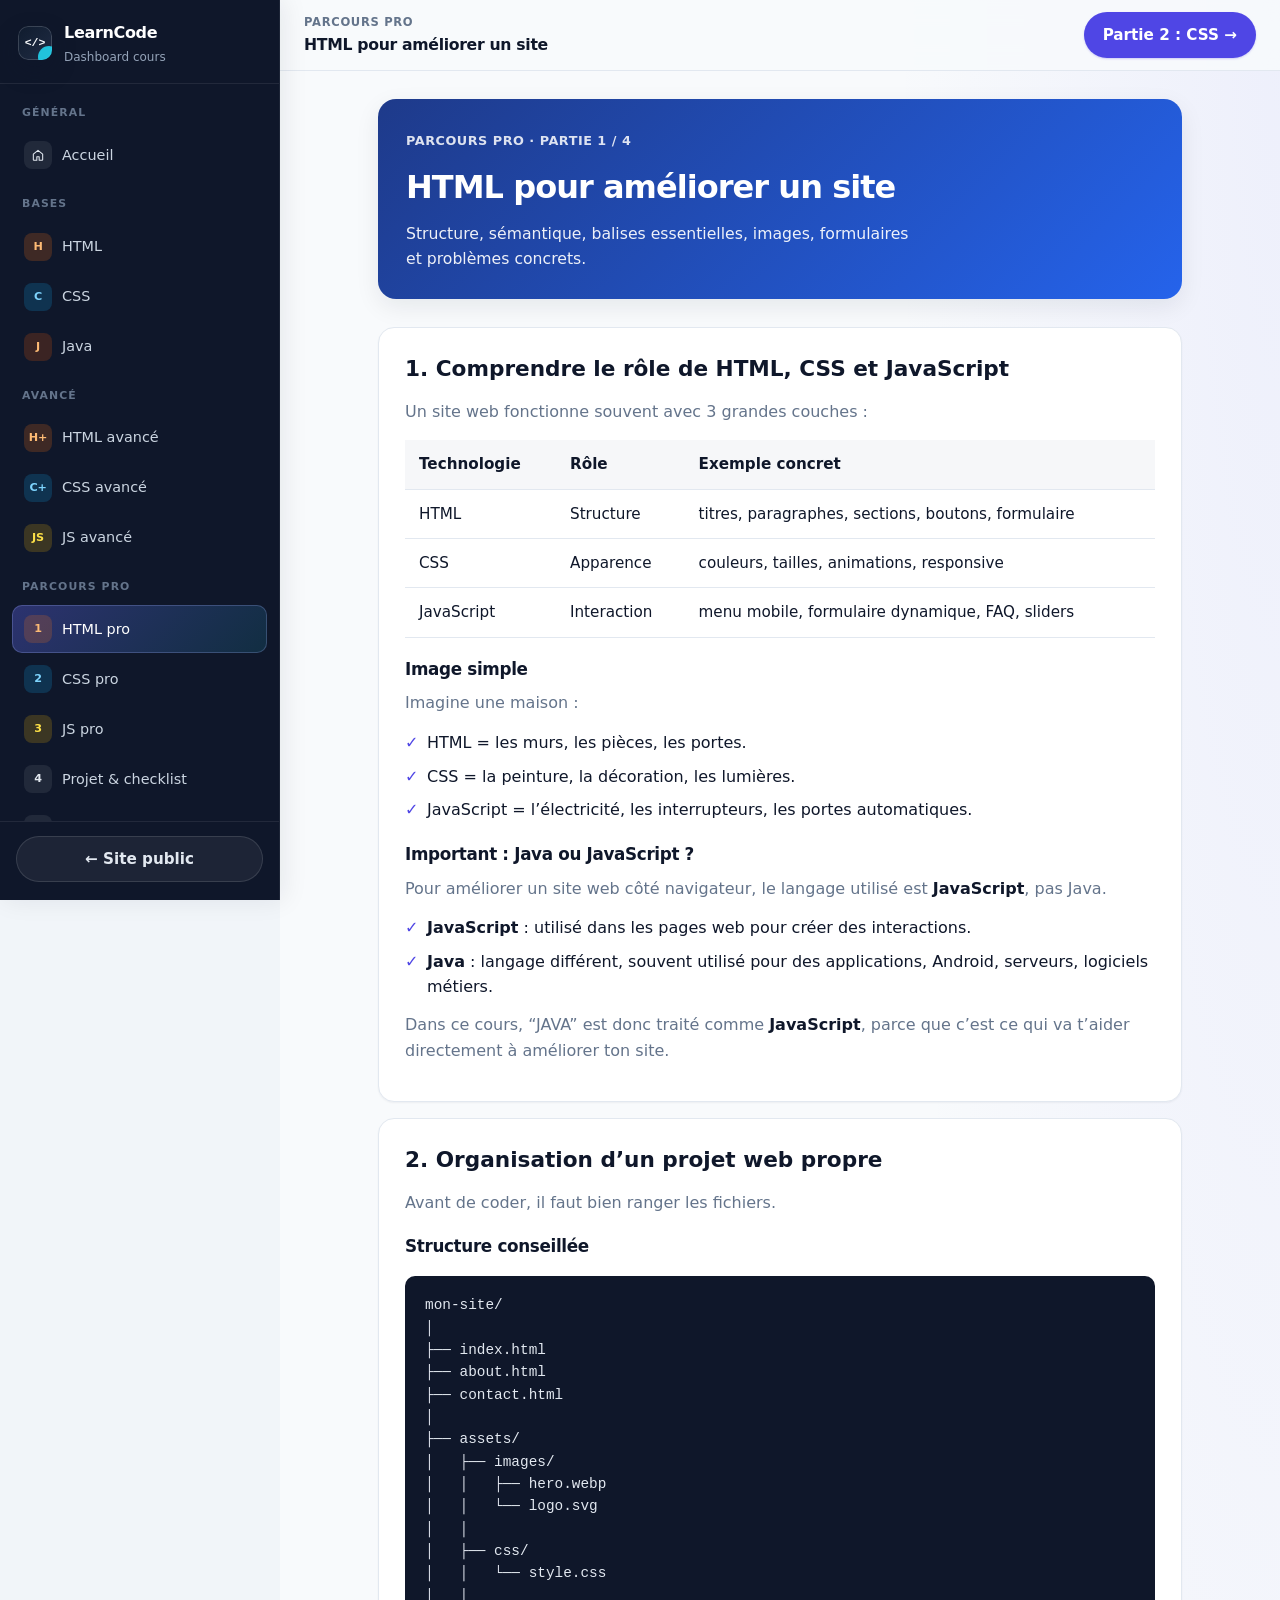
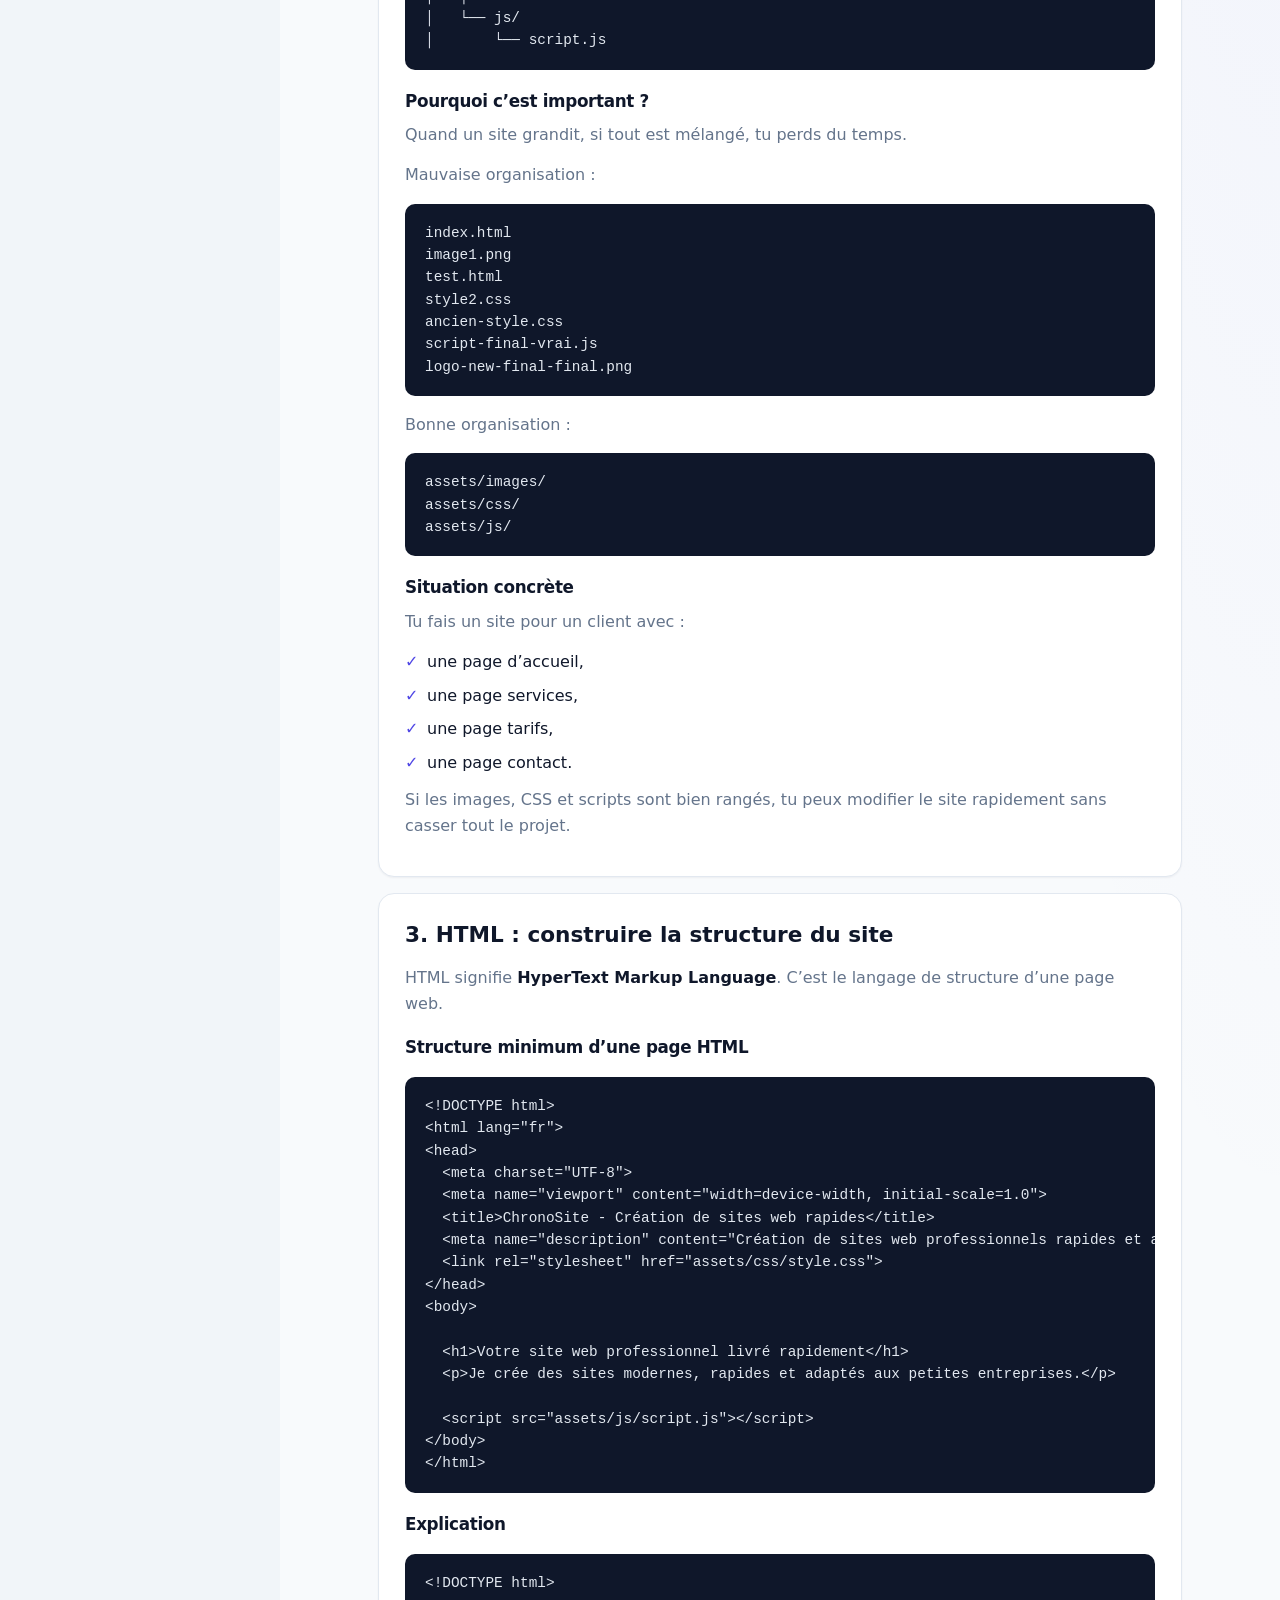
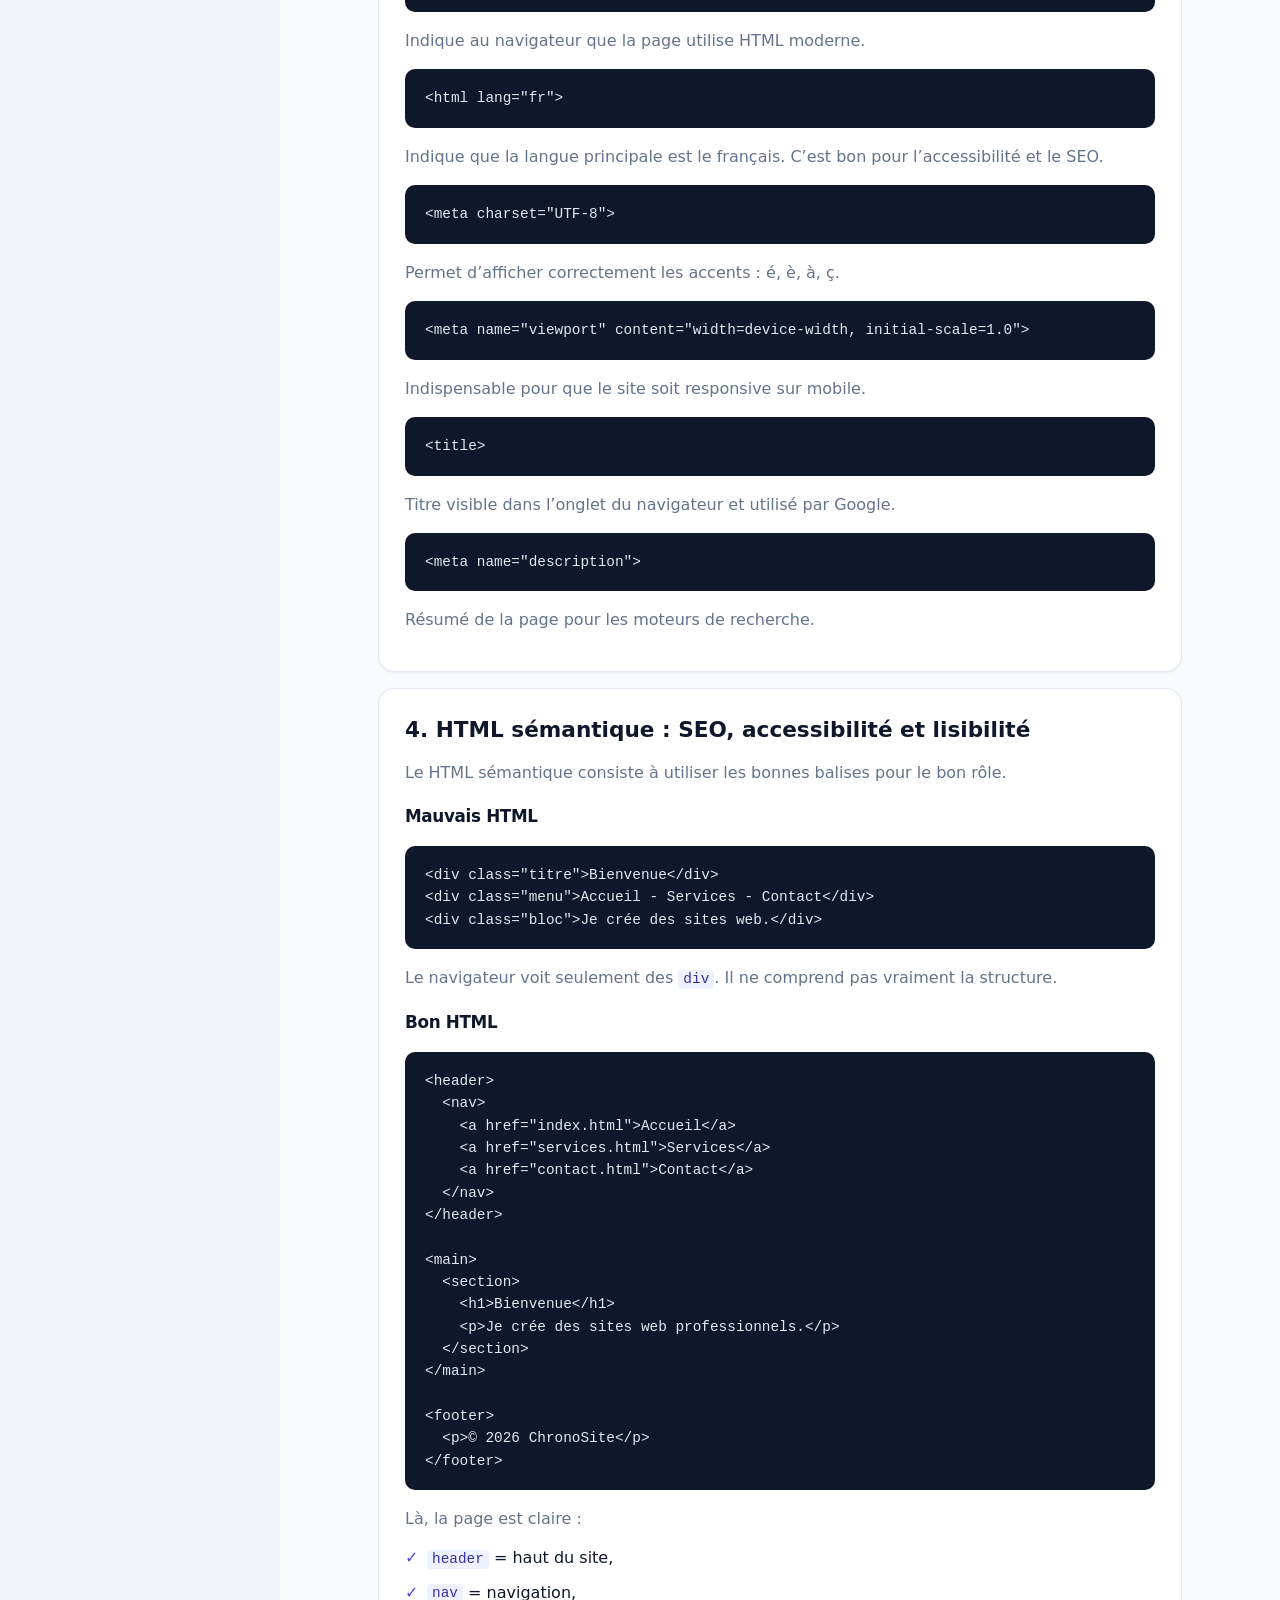
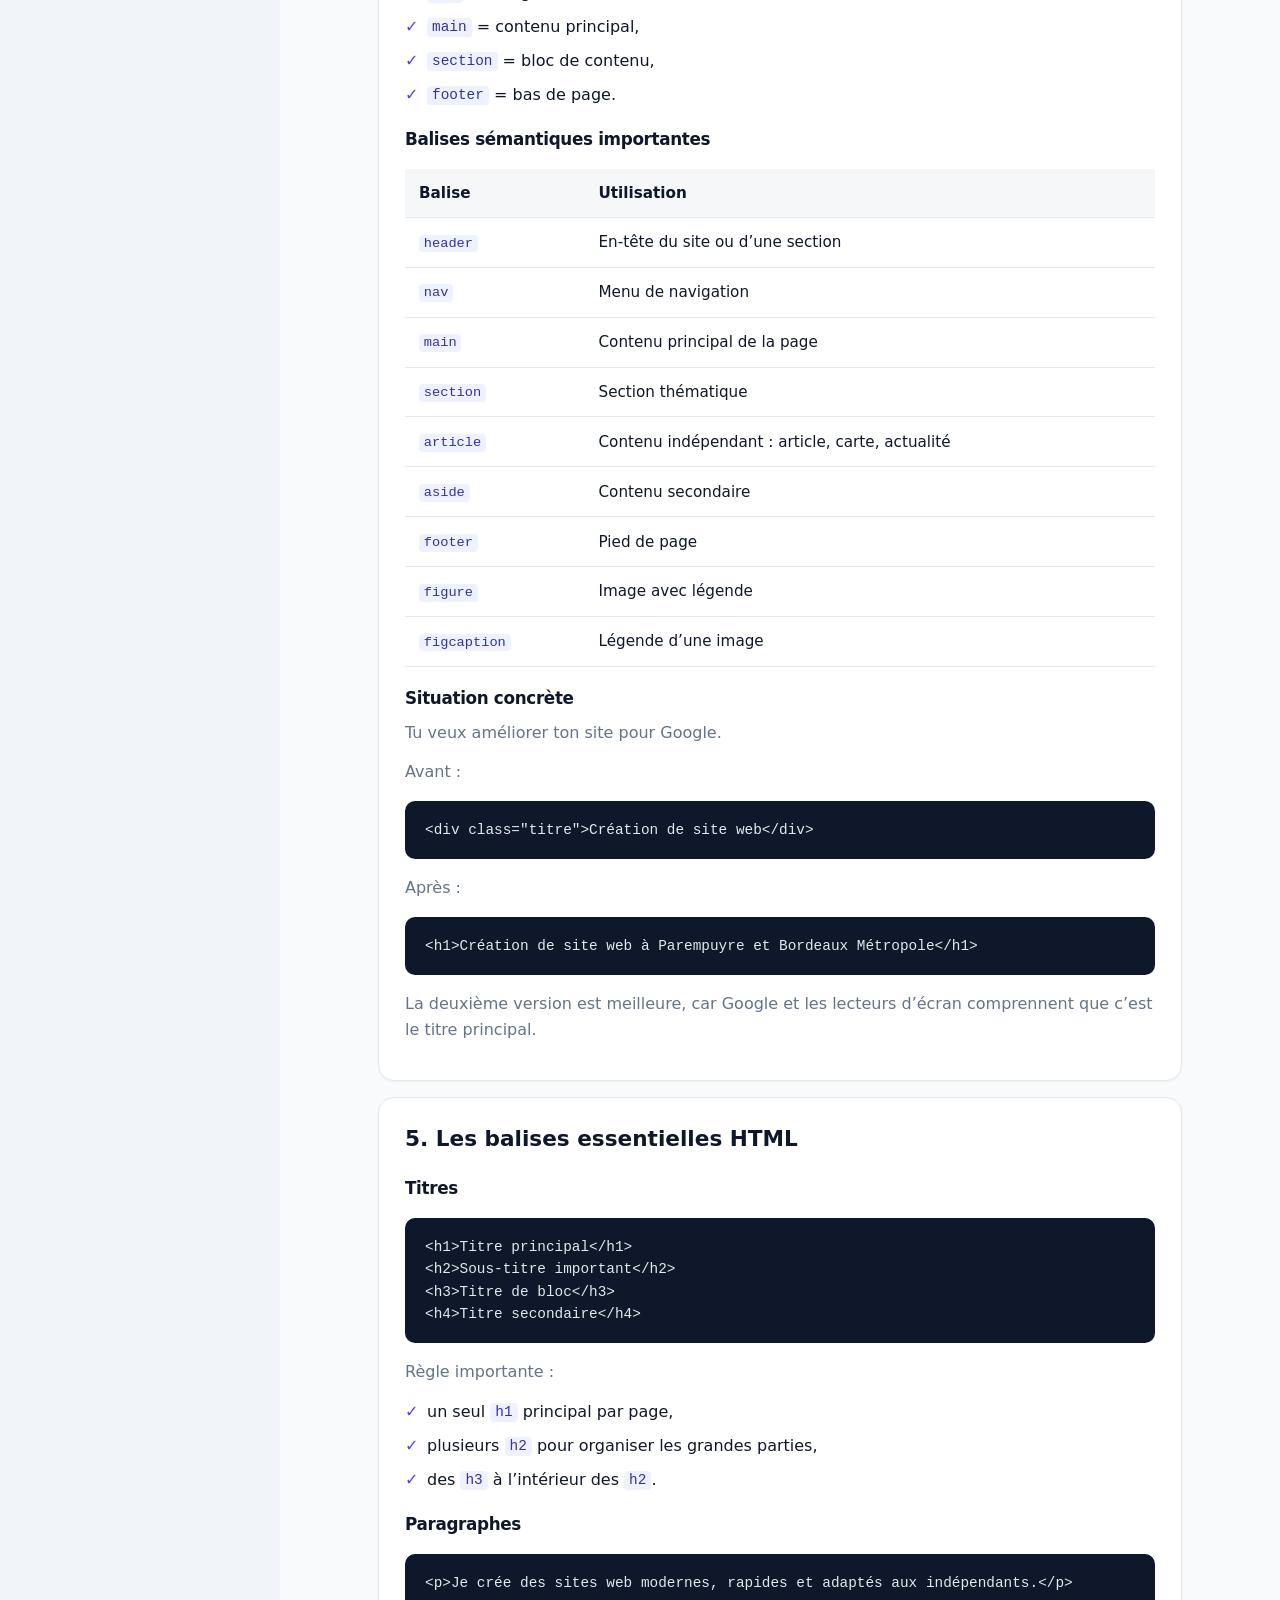
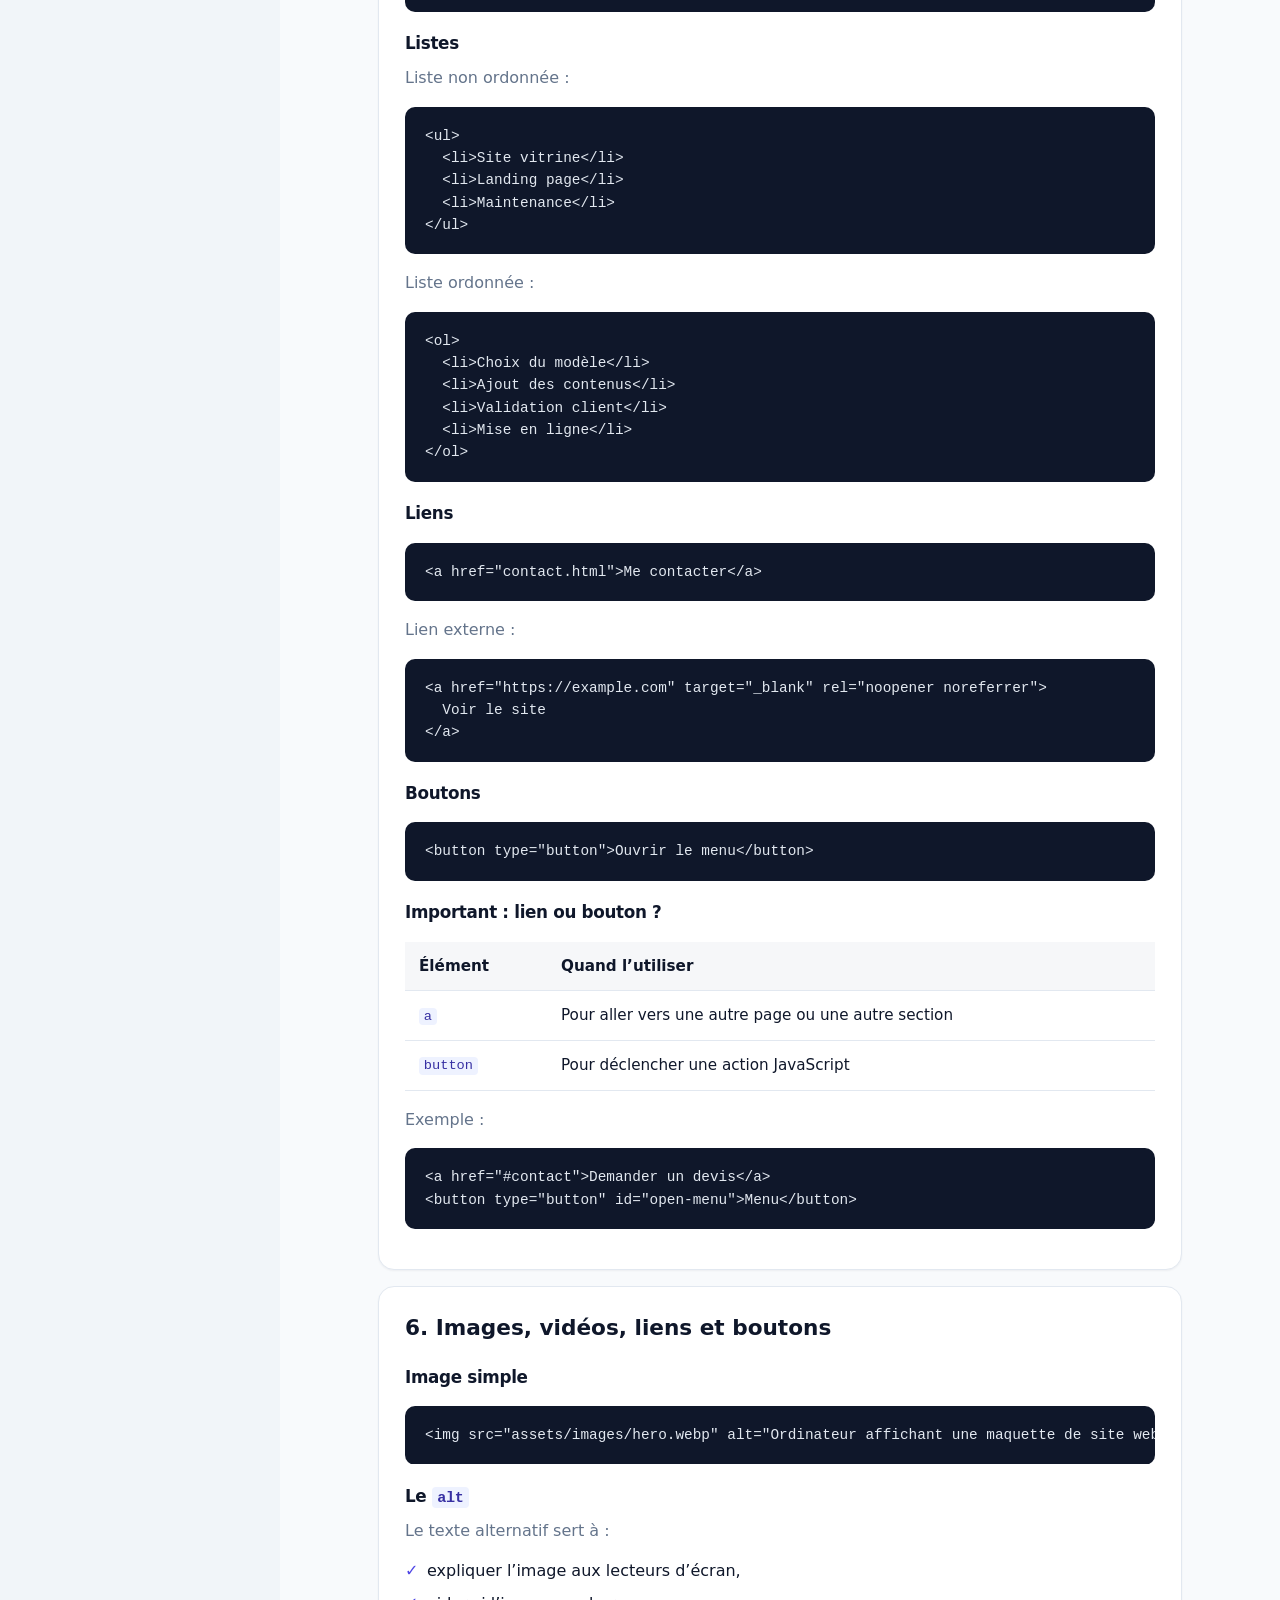
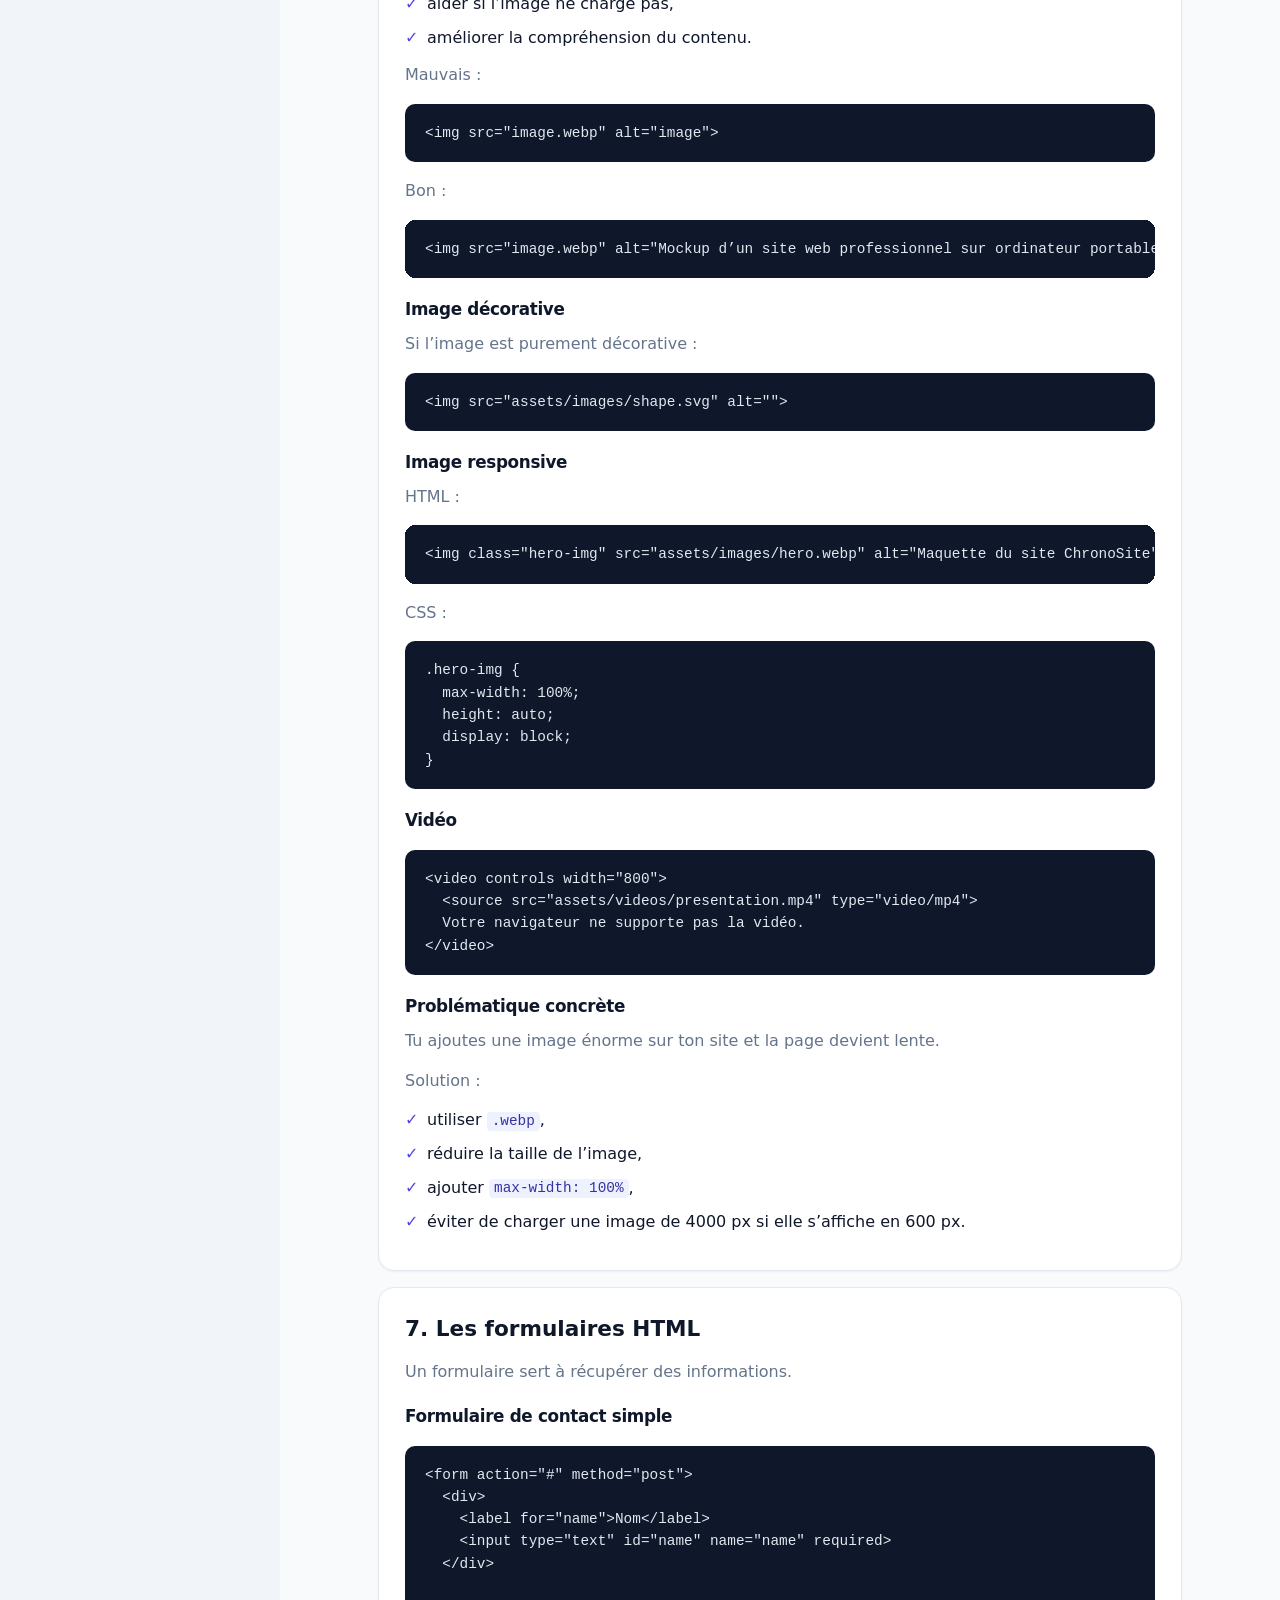
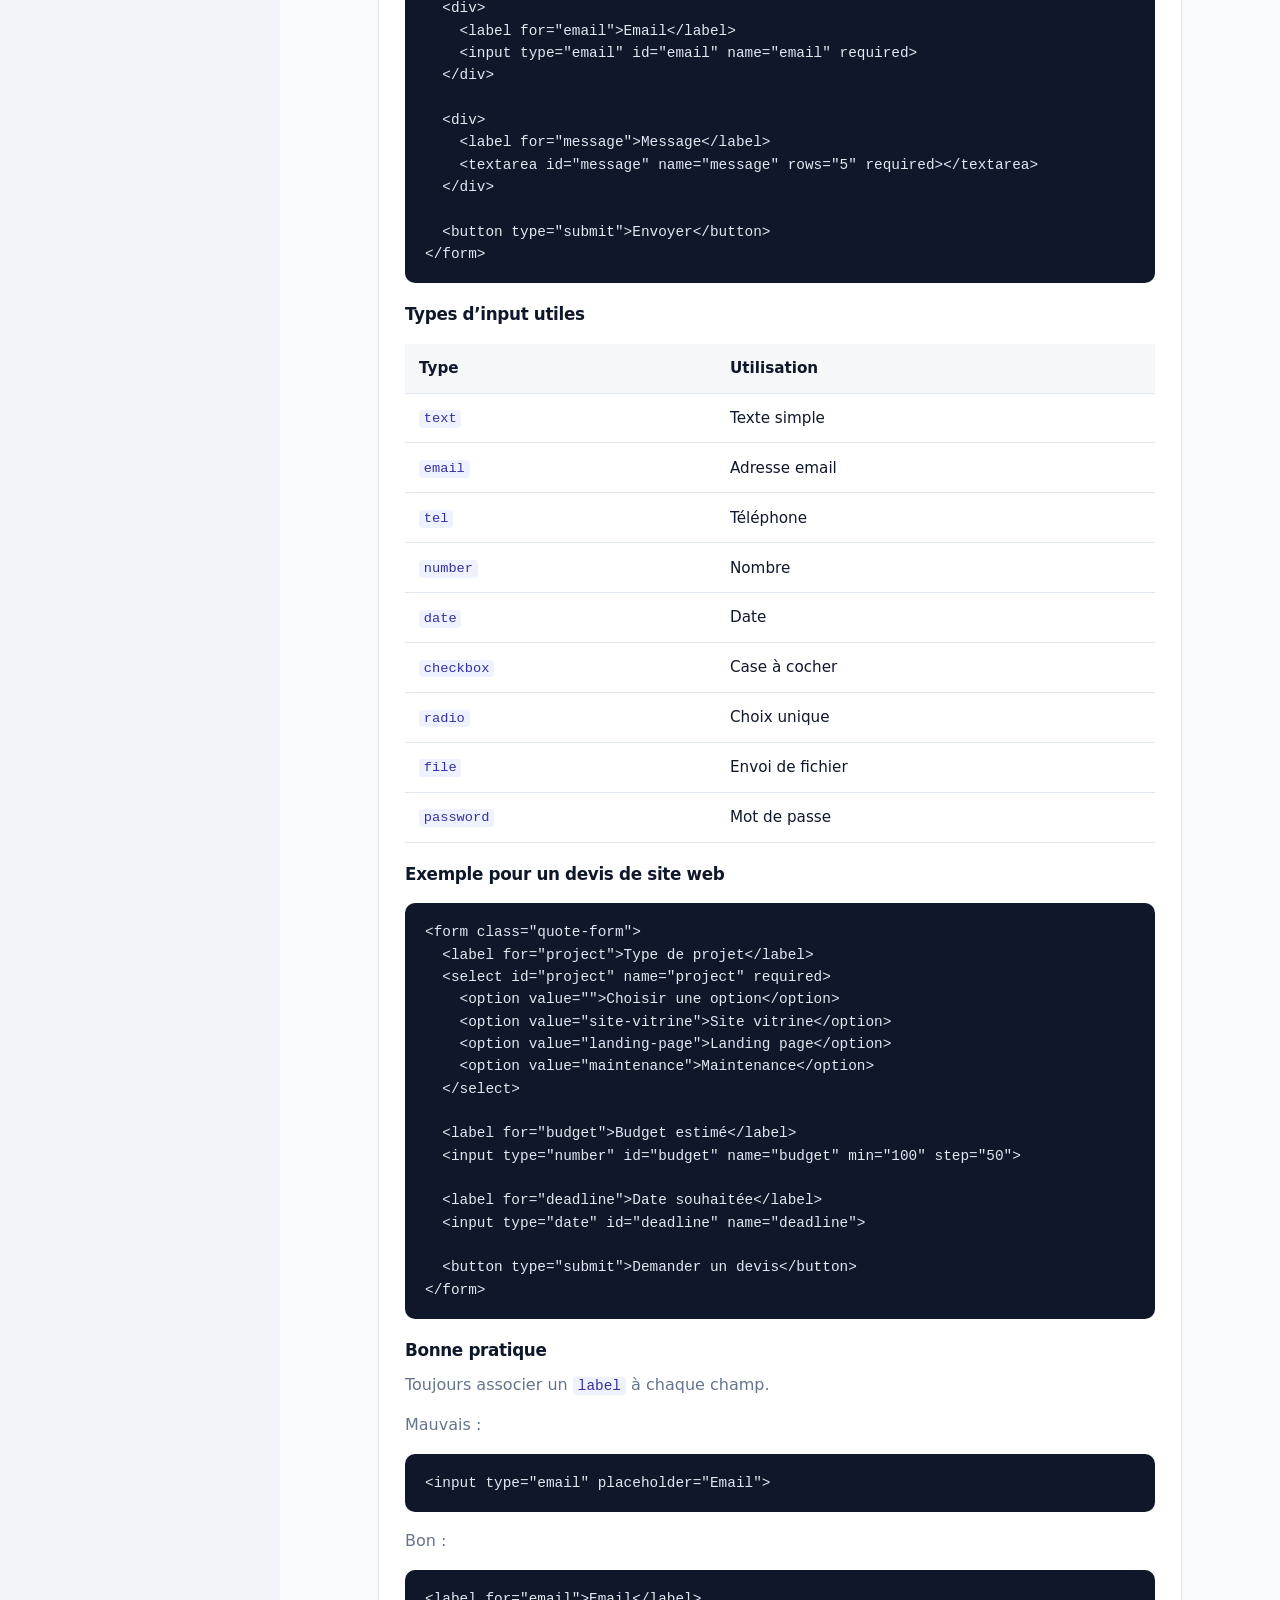
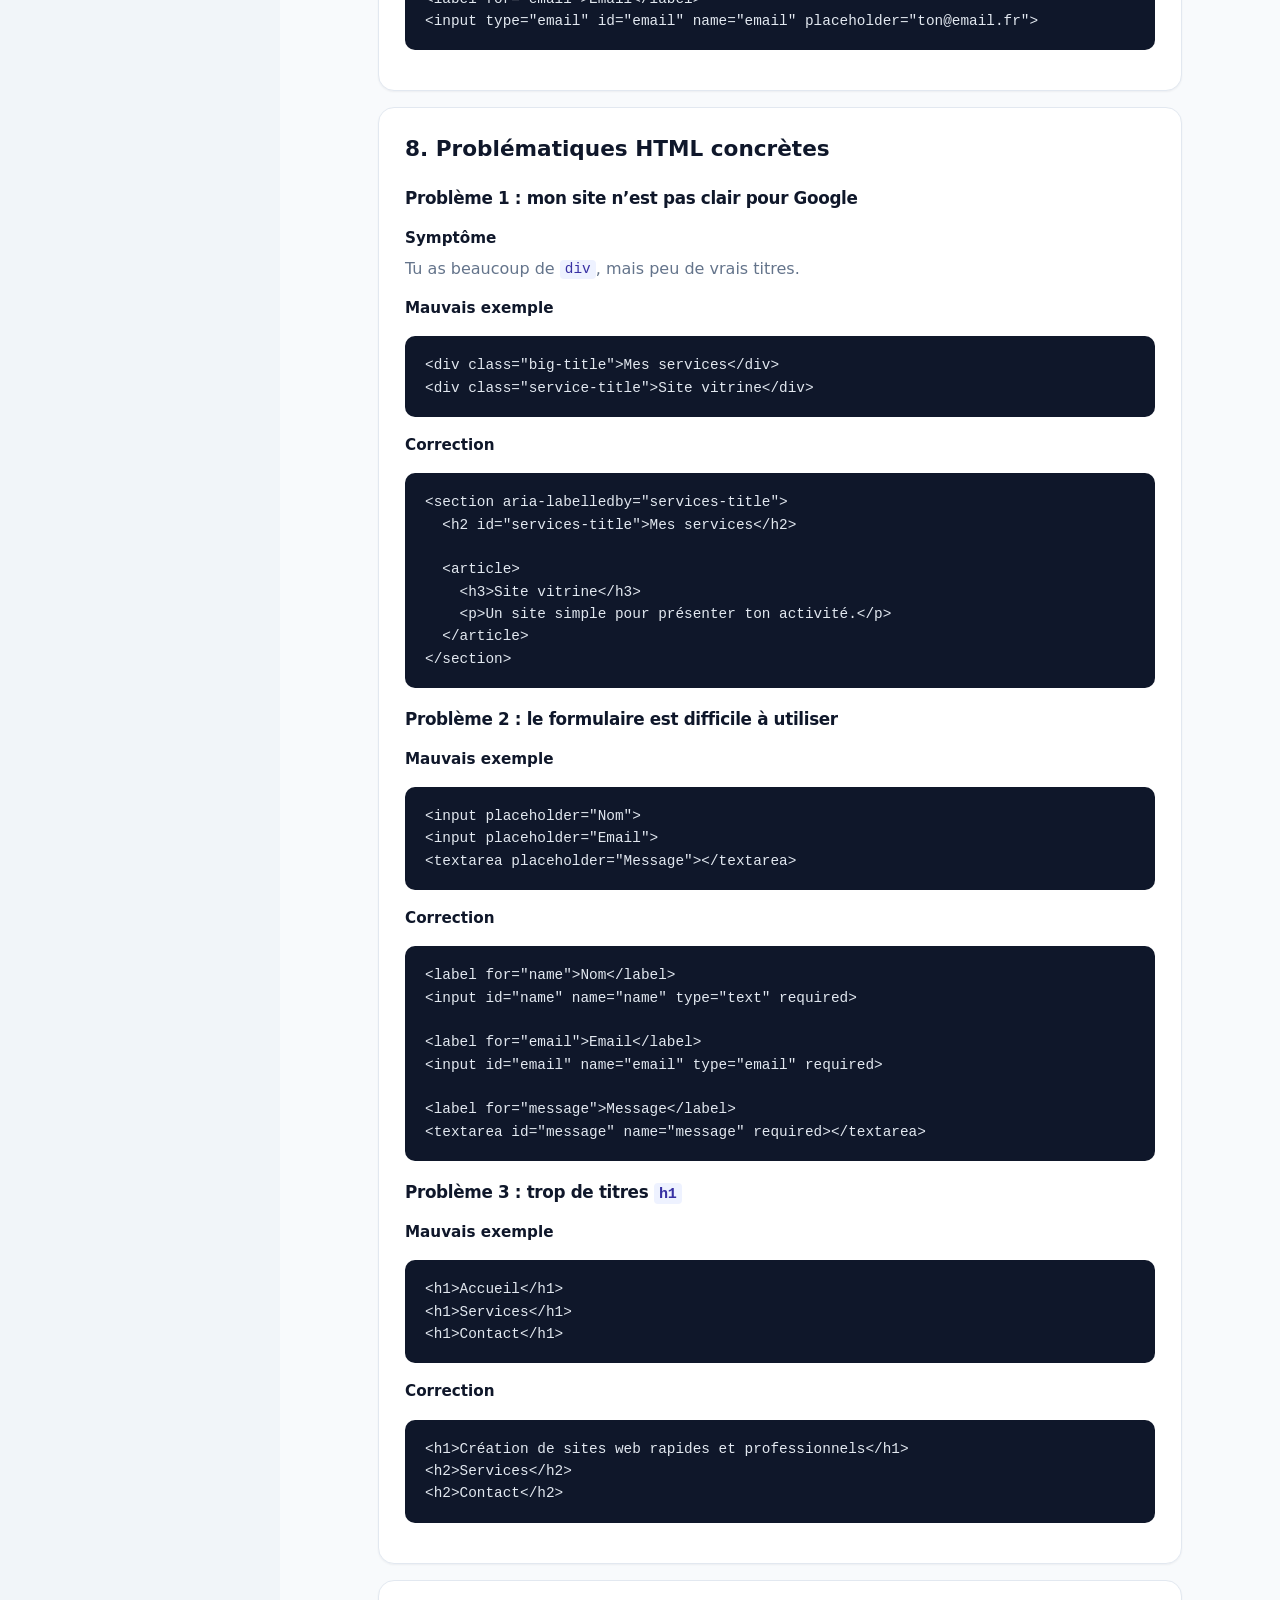
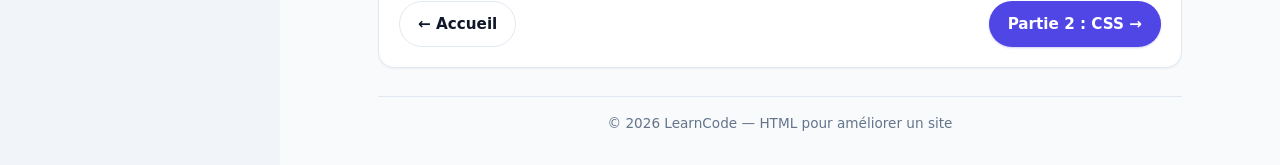
<file: cours-html-pro.html>
<!DOCTYPE html>
<html lang="fr">
<head>
    <meta charset="UTF-8">
    <meta name="viewport" content="width=device-width, initial-scale=1.0">
    <title>HTML pour améliorer un site — LearnCode</title>
    <meta name="description" content="Structure, sémantique, balises essentielles, images, formulaires et problèmes concrets.">
    <link rel="stylesheet" href="styles.css">
    <script src="dashboard.js" defer></script>
</head>
<body class="layout-dash">
    <div class="dash">
    <aside class="sidebar" id="sidebar" aria-label="Navigation dashboard">
        <div class="sidebar-brand">
            <a href="index.html" class="sidebar-logo">
                <span class="logo-mark" aria-hidden="true"></span>
                <span><strong>LearnCode</strong><small>Dashboard cours</small></span>
            </a>
            <button type="button" class="sidebar-close" id="sidebar-close" aria-label="Fermer le menu">
                <svg width="20" height="20" viewBox="0 0 24 24" fill="none" aria-hidden="true"><path d="M6 6l12 12M18 6L6 18" stroke="currentColor" stroke-width="2" stroke-linecap="round"/></svg>
            </button>
        </div>
        <nav class="sidebar-nav">
            <p class="sidebar-label">Général</p>
            <a href="index.html" class="sidebar-link"><span class="sidebar-ico" aria-hidden="true"><svg width="14" height="14" viewBox="0 0 24 24" fill="none"><path d="M4 10.5L12 4l8 6.5V20a1 1 0 0 1-1 1h-5v-6H10v6H5a1 1 0 0 1-1-1v-9.5z" stroke="currentColor" stroke-width="1.8" stroke-linejoin="round"/></svg></span> Accueil</a>
            <p class="sidebar-label">Bases</p>
            <a href="html.html" class="sidebar-link"><span class="sidebar-ico sidebar-ico-html" aria-hidden="true">H</span> HTML</a>
            <a href="css.html" class="sidebar-link"><span class="sidebar-ico sidebar-ico-css" aria-hidden="true">C</span> CSS</a>
            <a href="java.html" class="sidebar-link"><span class="sidebar-ico sidebar-ico-java" aria-hidden="true">J</span> Java</a>
            <p class="sidebar-label">Avancé</p>
            <a href="html-avance.html" class="sidebar-link"><span class="sidebar-ico sidebar-ico-html" aria-hidden="true">H+</span> HTML avancé</a>
            <a href="css-avance.html" class="sidebar-link"><span class="sidebar-ico sidebar-ico-css" aria-hidden="true">C+</span> CSS avancé</a>
            <a href="js-avance.html" class="sidebar-link"><span class="sidebar-ico sidebar-ico-js" aria-hidden="true">JS</span> JS avancé</a>
            <p class="sidebar-label">Parcours pro</p>
            <a href="cours-html-pro.html" class="sidebar-link is-active"><span class="sidebar-ico sidebar-ico-html" aria-hidden="true">1</span> HTML pro</a>
            <a href="cours-css-pro.html" class="sidebar-link"><span class="sidebar-ico sidebar-ico-css" aria-hidden="true">2</span> CSS pro</a>
            <a href="cours-js-pro.html" class="sidebar-link"><span class="sidebar-ico sidebar-ico-js" aria-hidden="true">3</span> JS pro</a>
            <a href="cours-projet.html" class="sidebar-link"><span class="sidebar-ico" aria-hidden="true">4</span> Projet &amp; checklist</a>
            <a href="chronosite-demo.html" class="sidebar-link"><span class="sidebar-ico" aria-hidden="true">▶</span> Démo ChronoSite</a>
            <p class="sidebar-label">Dans ce cours</p>
            <a href="#ch1" class="sidebar-link sidebar-link-sub">1. Comprendre le rôle de HTML, CSS et JavaS…</a>
            <a href="#ch2" class="sidebar-link sidebar-link-sub">2. Organisation d’un projet web propre</a>
            <a href="#ch3" class="sidebar-link sidebar-link-sub">3. HTML : construire la structure du site</a>
            <a href="#ch4" class="sidebar-link sidebar-link-sub">4. HTML sémantique : SEO, accessibilité et …</a>
            <a href="#ch5" class="sidebar-link sidebar-link-sub">5. Les balises essentielles HTML</a>
            <a href="#ch6" class="sidebar-link sidebar-link-sub">6. Images, vidéos, liens et boutons</a>
            <a href="#ch7" class="sidebar-link sidebar-link-sub">7. Les formulaires HTML</a>
            <a href="#ch8" class="sidebar-link sidebar-link-sub">8. Problématiques HTML concrètes</a>
        </nav>
        <div class="sidebar-footer"><a href="index.html" class="btn btn-secondary btn-block">← Site public</a></div>
    </aside>
        <div class="dash-main">
            <header class="dash-topbar">
                <button type="button" class="sidebar-toggle" id="sidebar-toggle" aria-label="Ouvrir le menu" aria-controls="sidebar" aria-expanded="false">
                    <svg width="22" height="22" viewBox="0 0 24 24" fill="none" aria-hidden="true"><path d="M4 7h16M4 12h16M4 17h16" stroke="currentColor" stroke-width="2" stroke-linecap="round"/></svg>
                </button>
                <div class="dash-topbar-meta">
                    <span class="dash-crumb">Parcours pro</span>
                    <strong>HTML pour améliorer un site</strong>
                </div>
                <div class="dash-topbar-actions">
                    <a href="cours-css-pro.html" class="btn btn-primary">Partie 2 : CSS →</a>
                </div>
            </header>
            <main class="dash-content">
                <section class="course-hero dash-hero">
                    <p class="badge">Parcours pro · Partie 1 / 4</p>
                    <h1>HTML pour améliorer un site</h1>
                    <p>Structure, sémantique, balises essentielles, images, formulaires et problèmes concrets.</p>
                </section>
                <div class="course dash-course">
                <article class="lesson" id="ch1">
                    <h2>1. Comprendre le rôle de HTML, CSS et JavaScript</h2>
<p>Un site web fonctionne souvent avec 3 grandes couches :</p>
<div class="table-wrap"><table>
<thead><tr><th>Technologie</th><th>Rôle</th><th>Exemple concret</th></tr></thead>
<tbody>
<tr><td>HTML</td><td>Structure</td><td>titres, paragraphes, sections, boutons, formulaire</td></tr>
<tr><td>CSS</td><td>Apparence</td><td>couleurs, tailles, animations, responsive</td></tr>
<tr><td>JavaScript</td><td>Interaction</td><td>menu mobile, formulaire dynamique, FAQ, sliders</td></tr>
</tbody>
</table></div>
<h3>Image simple</h3>
<p>Imagine une maison :</p>
<ul class="checklist">
<li>HTML = les murs, les pièces, les portes.</li>
<li>CSS = la peinture, la décoration, les lumières.</li>
<li>JavaScript = l’électricité, les interrupteurs, les portes automatiques.</li>
</ul>
<h3>Important : Java ou JavaScript ?</h3>
<p>Pour améliorer un site web côté navigateur, le langage utilisé est <strong>JavaScript</strong>, pas Java.</p>
<ul class="checklist">
<li><strong>JavaScript</strong> : utilisé dans les pages web pour créer des interactions.</li>
<li><strong>Java</strong> : langage différent, souvent utilisé pour des applications, Android, serveurs, logiciels métiers.</li>
</ul>
<p>Dans ce cours, “JAVA” est donc traité comme <strong>JavaScript</strong>, parce que c’est ce qui va t’aider directement à améliorer ton site.</p>
                </article>
                <article class="lesson" id="ch2">
                    <h2>2. Organisation d’un projet web propre</h2>
<p>Avant de coder, il faut bien ranger les fichiers.</p>
<h3>Structure conseillée</h3>
<pre><code class="lang-txt">mon-site/
│
├── index.html
├── about.html
├── contact.html
│
├── assets/
│   ├── images/
│   │   ├── hero.webp
│   │   └── logo.svg
│   │
│   ├── css/
│   │   └── style.css
│   │
│   └── js/
│       └── script.js</code></pre>
<h3>Pourquoi c’est important ?</h3>
<p>Quand un site grandit, si tout est mélangé, tu perds du temps.</p>
<p>Mauvaise organisation :</p>
<pre><code class="lang-txt">index.html
image1.png
test.html
style2.css
ancien-style.css
script-final-vrai.js
logo-new-final-final.png</code></pre>
<p>Bonne organisation :</p>
<pre><code class="lang-txt">assets/images/
assets/css/
assets/js/</code></pre>
<h3>Situation concrète</h3>
<p>Tu fais un site pour un client avec :</p>
<ul class="checklist">
<li>une page d’accueil,</li>
<li>une page services,</li>
<li>une page tarifs,</li>
<li>une page contact.</li>
</ul>
<p>Si les images, CSS et scripts sont bien rangés, tu peux modifier le site rapidement sans casser tout le projet.</p>
                </article>
                <article class="lesson" id="ch3">
                    <h2>3. HTML : construire la structure du site</h2>
<p>HTML signifie <strong>HyperText Markup Language</strong>. C’est le langage de structure d’une page web.</p>
<h3>Structure minimum d’une page HTML</h3>
<pre><code class="lang-html">&lt;!DOCTYPE html&gt;
&lt;html lang=&quot;fr&quot;&gt;
&lt;head&gt;
  &lt;meta charset=&quot;UTF-8&quot;&gt;
  &lt;meta name=&quot;viewport&quot; content=&quot;width=device-width, initial-scale=1.0&quot;&gt;
  &lt;title&gt;ChronoSite - Création de sites web rapides&lt;/title&gt;
  &lt;meta name=&quot;description&quot; content=&quot;Création de sites web professionnels rapides et abordables à Parempuyre et Bordeaux Métropole.&quot;&gt;
  &lt;link rel=&quot;stylesheet&quot; href=&quot;assets/css/style.css&quot;&gt;
&lt;/head&gt;
&lt;body&gt;

  &lt;h1&gt;Votre site web professionnel livré rapidement&lt;/h1&gt;
  &lt;p&gt;Je crée des sites modernes, rapides et adaptés aux petites entreprises.&lt;/p&gt;

  &lt;script src=&quot;assets/js/script.js&quot;&gt;&lt;/script&gt;
&lt;/body&gt;
&lt;/html&gt;</code></pre>
<h3>Explication</h3>
<pre><code class="lang-html">&lt;!DOCTYPE html&gt;</code></pre>
<p>Indique au navigateur que la page utilise HTML moderne.</p>
<pre><code class="lang-html">&lt;html lang=&quot;fr&quot;&gt;</code></pre>
<p>Indique que la langue principale est le français. C’est bon pour l’accessibilité et le SEO.</p>
<pre><code class="lang-html">&lt;meta charset=&quot;UTF-8&quot;&gt;</code></pre>
<p>Permet d’afficher correctement les accents : é, è, à, ç.</p>
<pre><code class="lang-html">&lt;meta name=&quot;viewport&quot; content=&quot;width=device-width, initial-scale=1.0&quot;&gt;</code></pre>
<p>Indispensable pour que le site soit responsive sur mobile.</p>
<pre><code class="lang-html">&lt;title&gt;</code></pre>
<p>Titre visible dans l’onglet du navigateur et utilisé par Google.</p>
<pre><code class="lang-html">&lt;meta name=&quot;description&quot;&gt;</code></pre>
<p>Résumé de la page pour les moteurs de recherche.</p>
                </article>
                <article class="lesson" id="ch4">
                    <h2>4. HTML sémantique : SEO, accessibilité et lisibilité</h2>
<p>Le HTML sémantique consiste à utiliser les bonnes balises pour le bon rôle.</p>
<h3>Mauvais HTML</h3>
<pre><code class="lang-html">&lt;div class=&quot;titre&quot;&gt;Bienvenue&lt;/div&gt;
&lt;div class=&quot;menu&quot;&gt;Accueil - Services - Contact&lt;/div&gt;
&lt;div class=&quot;bloc&quot;&gt;Je crée des sites web.&lt;/div&gt;</code></pre>
<p>Le navigateur voit seulement des <code>div</code>. Il ne comprend pas vraiment la structure.</p>
<h3>Bon HTML</h3>
<pre><code class="lang-html">&lt;header&gt;
  &lt;nav&gt;
    &lt;a href=&quot;index.html&quot;&gt;Accueil&lt;/a&gt;
    &lt;a href=&quot;services.html&quot;&gt;Services&lt;/a&gt;
    &lt;a href=&quot;contact.html&quot;&gt;Contact&lt;/a&gt;
  &lt;/nav&gt;
&lt;/header&gt;

&lt;main&gt;
  &lt;section&gt;
    &lt;h1&gt;Bienvenue&lt;/h1&gt;
    &lt;p&gt;Je crée des sites web professionnels.&lt;/p&gt;
  &lt;/section&gt;
&lt;/main&gt;

&lt;footer&gt;
  &lt;p&gt;© 2026 ChronoSite&lt;/p&gt;
&lt;/footer&gt;</code></pre>
<p>Là, la page est claire :</p>
<ul class="checklist">
<li><code>header</code> = haut du site,</li>
<li><code>nav</code> = navigation,</li>
<li><code>main</code> = contenu principal,</li>
<li><code>section</code> = bloc de contenu,</li>
<li><code>footer</code> = bas de page.</li>
</ul>
<h3>Balises sémantiques importantes</h3>
<div class="table-wrap"><table>
<thead><tr><th>Balise</th><th>Utilisation</th></tr></thead>
<tbody>
<tr><td><code>header</code></td><td>En-tête du site ou d’une section</td></tr>
<tr><td><code>nav</code></td><td>Menu de navigation</td></tr>
<tr><td><code>main</code></td><td>Contenu principal de la page</td></tr>
<tr><td><code>section</code></td><td>Section thématique</td></tr>
<tr><td><code>article</code></td><td>Contenu indépendant : article, carte, actualité</td></tr>
<tr><td><code>aside</code></td><td>Contenu secondaire</td></tr>
<tr><td><code>footer</code></td><td>Pied de page</td></tr>
<tr><td><code>figure</code></td><td>Image avec légende</td></tr>
<tr><td><code>figcaption</code></td><td>Légende d’une image</td></tr>
</tbody>
</table></div>
<h3>Situation concrète</h3>
<p>Tu veux améliorer ton site pour Google.</p>
<p>Avant :</p>
<pre><code class="lang-html">&lt;div class=&quot;titre&quot;&gt;Création de site web&lt;/div&gt;</code></pre>
<p>Après :</p>
<pre><code class="lang-html">&lt;h1&gt;Création de site web à Parempuyre et Bordeaux Métropole&lt;/h1&gt;</code></pre>
<p>La deuxième version est meilleure, car Google et les lecteurs d’écran comprennent que c’est le titre principal.</p>
                </article>
                <article class="lesson" id="ch5">
                    <h2>5. Les balises essentielles HTML</h2>
<h3>Titres</h3>
<pre><code class="lang-html">&lt;h1&gt;Titre principal&lt;/h1&gt;
&lt;h2&gt;Sous-titre important&lt;/h2&gt;
&lt;h3&gt;Titre de bloc&lt;/h3&gt;
&lt;h4&gt;Titre secondaire&lt;/h4&gt;</code></pre>
<p>Règle importante :</p>
<ul class="checklist">
<li>un seul <code>h1</code> principal par page,</li>
<li>plusieurs <code>h2</code> pour organiser les grandes parties,</li>
<li>des <code>h3</code> à l’intérieur des <code>h2</code>.</li>
</ul>
<h3>Paragraphes</h3>
<pre><code class="lang-html">&lt;p&gt;Je crée des sites web modernes, rapides et adaptés aux indépendants.&lt;/p&gt;</code></pre>
<h3>Listes</h3>
<p>Liste non ordonnée :</p>
<pre><code class="lang-html">&lt;ul&gt;
  &lt;li&gt;Site vitrine&lt;/li&gt;
  &lt;li&gt;Landing page&lt;/li&gt;
  &lt;li&gt;Maintenance&lt;/li&gt;
&lt;/ul&gt;</code></pre>
<p>Liste ordonnée :</p>
<pre><code class="lang-html">&lt;ol&gt;
  &lt;li&gt;Choix du modèle&lt;/li&gt;
  &lt;li&gt;Ajout des contenus&lt;/li&gt;
  &lt;li&gt;Validation client&lt;/li&gt;
  &lt;li&gt;Mise en ligne&lt;/li&gt;
&lt;/ol&gt;</code></pre>
<h3>Liens</h3>
<pre><code class="lang-html">&lt;a href=&quot;contact.html&quot;&gt;Me contacter&lt;/a&gt;</code></pre>
<p>Lien externe :</p>
<pre><code class="lang-html">&lt;a href=&quot;https://example.com&quot; target=&quot;_blank&quot; rel=&quot;noopener noreferrer&quot;&gt;
  Voir le site
&lt;/a&gt;</code></pre>
<h3>Boutons</h3>
<pre><code class="lang-html">&lt;button type=&quot;button&quot;&gt;Ouvrir le menu&lt;/button&gt;</code></pre>
<h3>Important : lien ou bouton ?</h3>
<div class="table-wrap"><table>
<thead><tr><th>Élément</th><th>Quand l’utiliser</th></tr></thead>
<tbody>
<tr><td><code>a</code></td><td>Pour aller vers une autre page ou une autre section</td></tr>
<tr><td><code>button</code></td><td>Pour déclencher une action JavaScript</td></tr>
</tbody>
</table></div>
<p>Exemple :</p>
<pre><code class="lang-html">&lt;a href=&quot;#contact&quot;&gt;Demander un devis&lt;/a&gt;
&lt;button type=&quot;button&quot; id=&quot;open-menu&quot;&gt;Menu&lt;/button&gt;</code></pre>
                </article>
                <article class="lesson" id="ch6">
                    <h2>6. Images, vidéos, liens et boutons</h2>
<h3>Image simple</h3>
<pre><code class="lang-html">&lt;img src=&quot;assets/images/hero.webp&quot; alt=&quot;Ordinateur affichant une maquette de site web moderne&quot;&gt;</code></pre>
<h3>Le <code>alt</code></h3>
<p>Le texte alternatif sert à :</p>
<ul class="checklist">
<li>expliquer l’image aux lecteurs d’écran,</li>
<li>aider si l’image ne charge pas,</li>
<li>améliorer la compréhension du contenu.</li>
</ul>
<p>Mauvais :</p>
<pre><code class="lang-html">&lt;img src=&quot;image.webp&quot; alt=&quot;image&quot;&gt;</code></pre>
<p>Bon :</p>
<pre><code class="lang-html">&lt;img src=&quot;image.webp&quot; alt=&quot;Mockup d’un site web professionnel sur ordinateur portable&quot;&gt;</code></pre>
<h3>Image décorative</h3>
<p>Si l’image est purement décorative :</p>
<pre><code class="lang-html">&lt;img src=&quot;assets/images/shape.svg&quot; alt=&quot;&quot;&gt;</code></pre>
<h3>Image responsive</h3>
<p>HTML :</p>
<pre><code class="lang-html">&lt;img class=&quot;hero-img&quot; src=&quot;assets/images/hero.webp&quot; alt=&quot;Maquette du site ChronoSite&quot;&gt;</code></pre>
<p>CSS :</p>
<pre><code class="lang-css">.hero-img {
  max-width: 100%;
  height: auto;
  display: block;
}</code></pre>
<h3>Vidéo</h3>
<pre><code class="lang-html">&lt;video controls width=&quot;800&quot;&gt;
  &lt;source src=&quot;assets/videos/presentation.mp4&quot; type=&quot;video/mp4&quot;&gt;
  Votre navigateur ne supporte pas la vidéo.
&lt;/video&gt;</code></pre>
<h3>Problématique concrète</h3>
<p>Tu ajoutes une image énorme sur ton site et la page devient lente.</p>
<p>Solution :</p>
<ul class="checklist">
<li>utiliser <code>.webp</code>,</li>
<li>réduire la taille de l’image,</li>
<li>ajouter <code>max-width: 100%</code>,</li>
<li>éviter de charger une image de 4000 px si elle s’affiche en 600 px.</li>
</ul>
                </article>
                <article class="lesson" id="ch7">
                    <h2>7. Les formulaires HTML</h2>
<p>Un formulaire sert à récupérer des informations.</p>
<h3>Formulaire de contact simple</h3>
<pre><code class="lang-html">&lt;form action=&quot;#&quot; method=&quot;post&quot;&gt;
  &lt;div&gt;
    &lt;label for=&quot;name&quot;&gt;Nom&lt;/label&gt;
    &lt;input type=&quot;text&quot; id=&quot;name&quot; name=&quot;name&quot; required&gt;
  &lt;/div&gt;

  &lt;div&gt;
    &lt;label for=&quot;email&quot;&gt;Email&lt;/label&gt;
    &lt;input type=&quot;email&quot; id=&quot;email&quot; name=&quot;email&quot; required&gt;
  &lt;/div&gt;

  &lt;div&gt;
    &lt;label for=&quot;message&quot;&gt;Message&lt;/label&gt;
    &lt;textarea id=&quot;message&quot; name=&quot;message&quot; rows=&quot;5&quot; required&gt;&lt;/textarea&gt;
  &lt;/div&gt;

  &lt;button type=&quot;submit&quot;&gt;Envoyer&lt;/button&gt;
&lt;/form&gt;</code></pre>
<h3>Types d’input utiles</h3>
<div class="table-wrap"><table>
<thead><tr><th>Type</th><th>Utilisation</th></tr></thead>
<tbody>
<tr><td><code>text</code></td><td>Texte simple</td></tr>
<tr><td><code>email</code></td><td>Adresse email</td></tr>
<tr><td><code>tel</code></td><td>Téléphone</td></tr>
<tr><td><code>number</code></td><td>Nombre</td></tr>
<tr><td><code>date</code></td><td>Date</td></tr>
<tr><td><code>checkbox</code></td><td>Case à cocher</td></tr>
<tr><td><code>radio</code></td><td>Choix unique</td></tr>
<tr><td><code>file</code></td><td>Envoi de fichier</td></tr>
<tr><td><code>password</code></td><td>Mot de passe</td></tr>
</tbody>
</table></div>
<h3>Exemple pour un devis de site web</h3>
<pre><code class="lang-html">&lt;form class=&quot;quote-form&quot;&gt;
  &lt;label for=&quot;project&quot;&gt;Type de projet&lt;/label&gt;
  &lt;select id=&quot;project&quot; name=&quot;project&quot; required&gt;
    &lt;option value=&quot;&quot;&gt;Choisir une option&lt;/option&gt;
    &lt;option value=&quot;site-vitrine&quot;&gt;Site vitrine&lt;/option&gt;
    &lt;option value=&quot;landing-page&quot;&gt;Landing page&lt;/option&gt;
    &lt;option value=&quot;maintenance&quot;&gt;Maintenance&lt;/option&gt;
  &lt;/select&gt;

  &lt;label for=&quot;budget&quot;&gt;Budget estimé&lt;/label&gt;
  &lt;input type=&quot;number&quot; id=&quot;budget&quot; name=&quot;budget&quot; min=&quot;100&quot; step=&quot;50&quot;&gt;

  &lt;label for=&quot;deadline&quot;&gt;Date souhaitée&lt;/label&gt;
  &lt;input type=&quot;date&quot; id=&quot;deadline&quot; name=&quot;deadline&quot;&gt;

  &lt;button type=&quot;submit&quot;&gt;Demander un devis&lt;/button&gt;
&lt;/form&gt;</code></pre>
<h3>Bonne pratique</h3>
<p>Toujours associer un <code>label</code> à chaque champ.</p>
<p>Mauvais :</p>
<pre><code class="lang-html">&lt;input type=&quot;email&quot; placeholder=&quot;Email&quot;&gt;</code></pre>
<p>Bon :</p>
<pre><code class="lang-html">&lt;label for=&quot;email&quot;&gt;Email&lt;/label&gt;
&lt;input type=&quot;email&quot; id=&quot;email&quot; name=&quot;email&quot; placeholder=&quot;ton@email.fr&quot;&gt;</code></pre>
                </article>
                <article class="lesson" id="ch8">
                    <h2>8. Problématiques HTML concrètes</h2>
<h3>Problème 1 : mon site n’est pas clair pour Google</h3>
<h4>Symptôme</h4>
<p>Tu as beaucoup de <code>div</code>, mais peu de vrais titres.</p>
<h4>Mauvais exemple</h4>
<pre><code class="lang-html">&lt;div class=&quot;big-title&quot;&gt;Mes services&lt;/div&gt;
&lt;div class=&quot;service-title&quot;&gt;Site vitrine&lt;/div&gt;</code></pre>
<h4>Correction</h4>
<pre><code class="lang-html">&lt;section aria-labelledby=&quot;services-title&quot;&gt;
  &lt;h2 id=&quot;services-title&quot;&gt;Mes services&lt;/h2&gt;

  &lt;article&gt;
    &lt;h3&gt;Site vitrine&lt;/h3&gt;
    &lt;p&gt;Un site simple pour présenter ton activité.&lt;/p&gt;
  &lt;/article&gt;
&lt;/section&gt;</code></pre>
<h3>Problème 2 : le formulaire est difficile à utiliser</h3>
<h4>Mauvais exemple</h4>
<pre><code class="lang-html">&lt;input placeholder=&quot;Nom&quot;&gt;
&lt;input placeholder=&quot;Email&quot;&gt;
&lt;textarea placeholder=&quot;Message&quot;&gt;&lt;/textarea&gt;</code></pre>
<h4>Correction</h4>
<pre><code class="lang-html">&lt;label for=&quot;name&quot;&gt;Nom&lt;/label&gt;
&lt;input id=&quot;name&quot; name=&quot;name&quot; type=&quot;text&quot; required&gt;

&lt;label for=&quot;email&quot;&gt;Email&lt;/label&gt;
&lt;input id=&quot;email&quot; name=&quot;email&quot; type=&quot;email&quot; required&gt;

&lt;label for=&quot;message&quot;&gt;Message&lt;/label&gt;
&lt;textarea id=&quot;message&quot; name=&quot;message&quot; required&gt;&lt;/textarea&gt;</code></pre>
<h3>Problème 3 : trop de titres <code>h1</code></h3>
<h4>Mauvais exemple</h4>
<pre><code class="lang-html">&lt;h1&gt;Accueil&lt;/h1&gt;
&lt;h1&gt;Services&lt;/h1&gt;
&lt;h1&gt;Contact&lt;/h1&gt;</code></pre>
<h4>Correction</h4>
<pre><code class="lang-html">&lt;h1&gt;Création de sites web rapides et professionnels&lt;/h1&gt;
&lt;h2&gt;Services&lt;/h2&gt;
&lt;h2&gt;Contact&lt;/h2&gt;</code></pre>
                </article>
                <div class="course-nav">
                    <a href="index.html" class="btn btn-secondary">← Accueil</a>
                    <div class="course-nav-end">
                        <a href="cours-css-pro.html" class="btn btn-primary">Partie 2 : CSS →</a>
                    </div>
                </div>
                </div>
                <footer class="dash-footer"><p>© 2026 LearnCode — HTML pour améliorer un site</p></footer>
            </main>
        </div>
    </div>
    <div class="sidebar-backdrop" id="sidebar-backdrop" hidden></div>

</body>
</html>
</file>
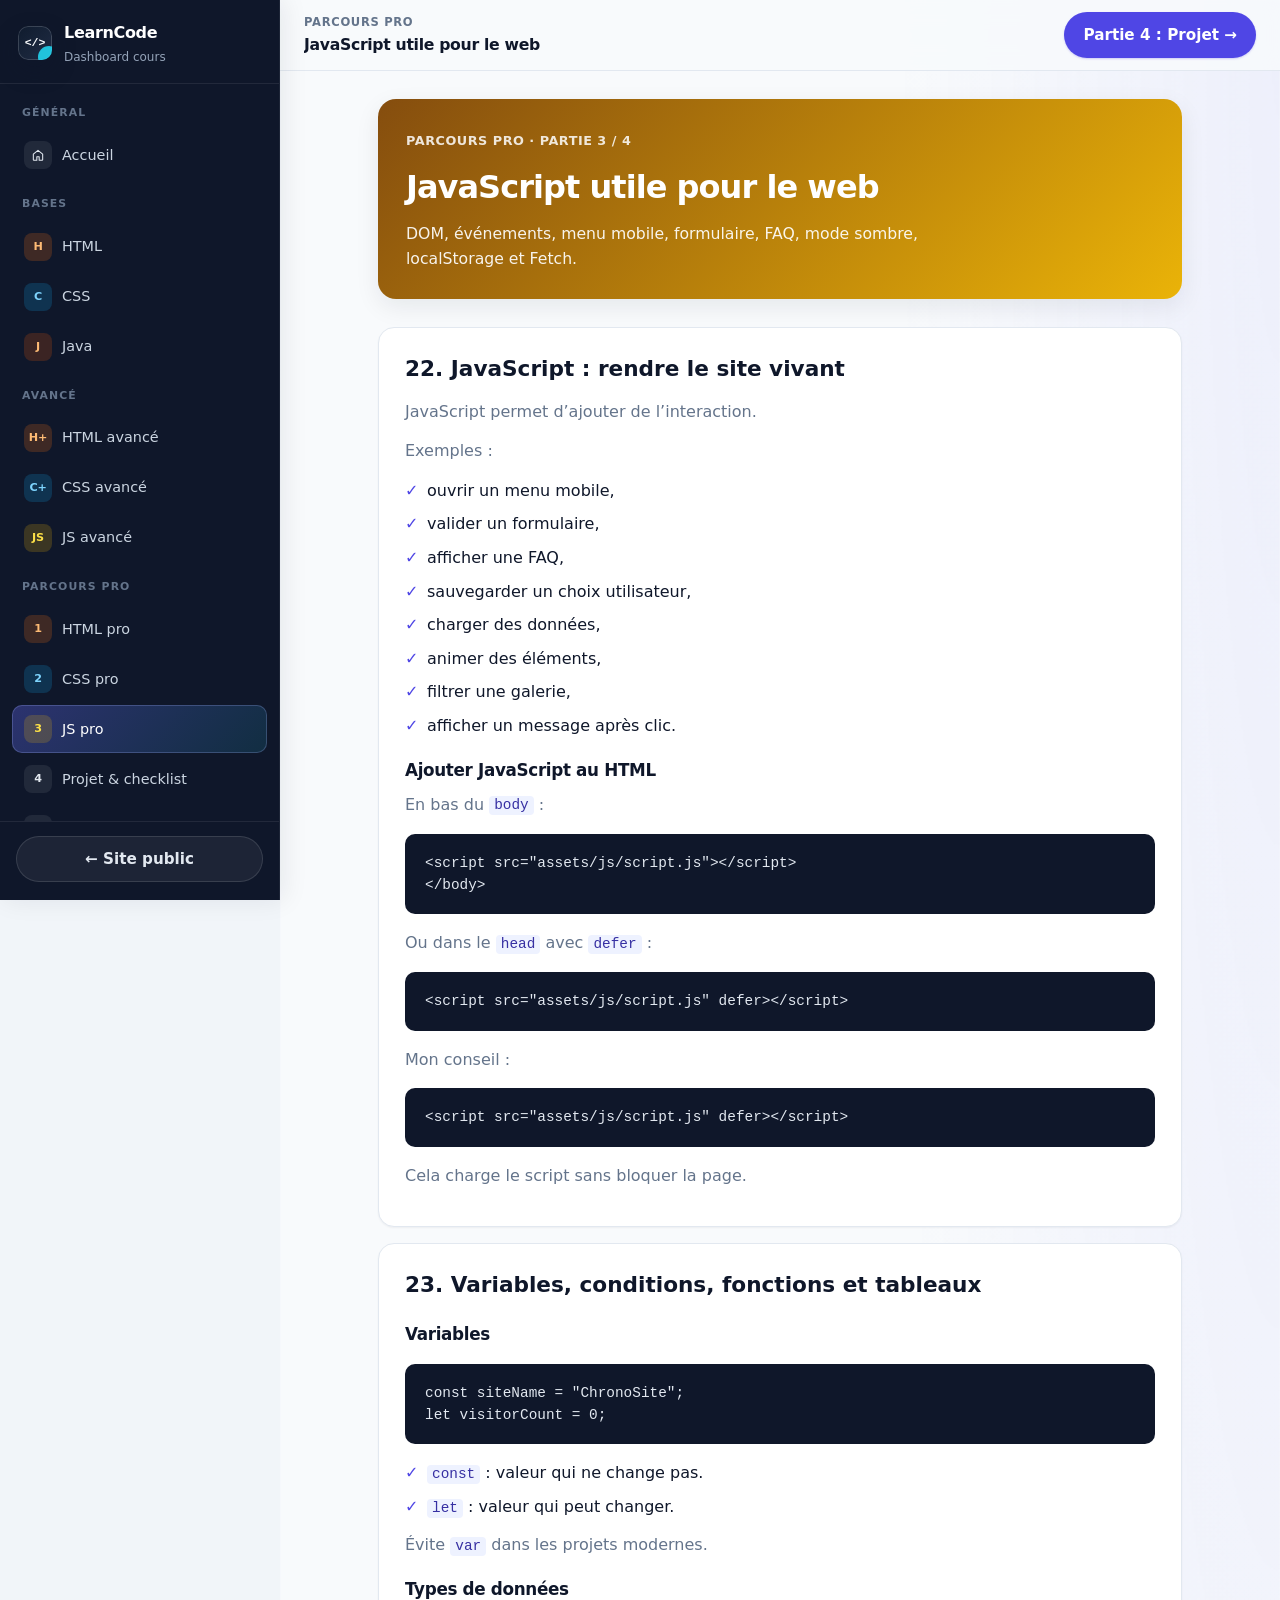
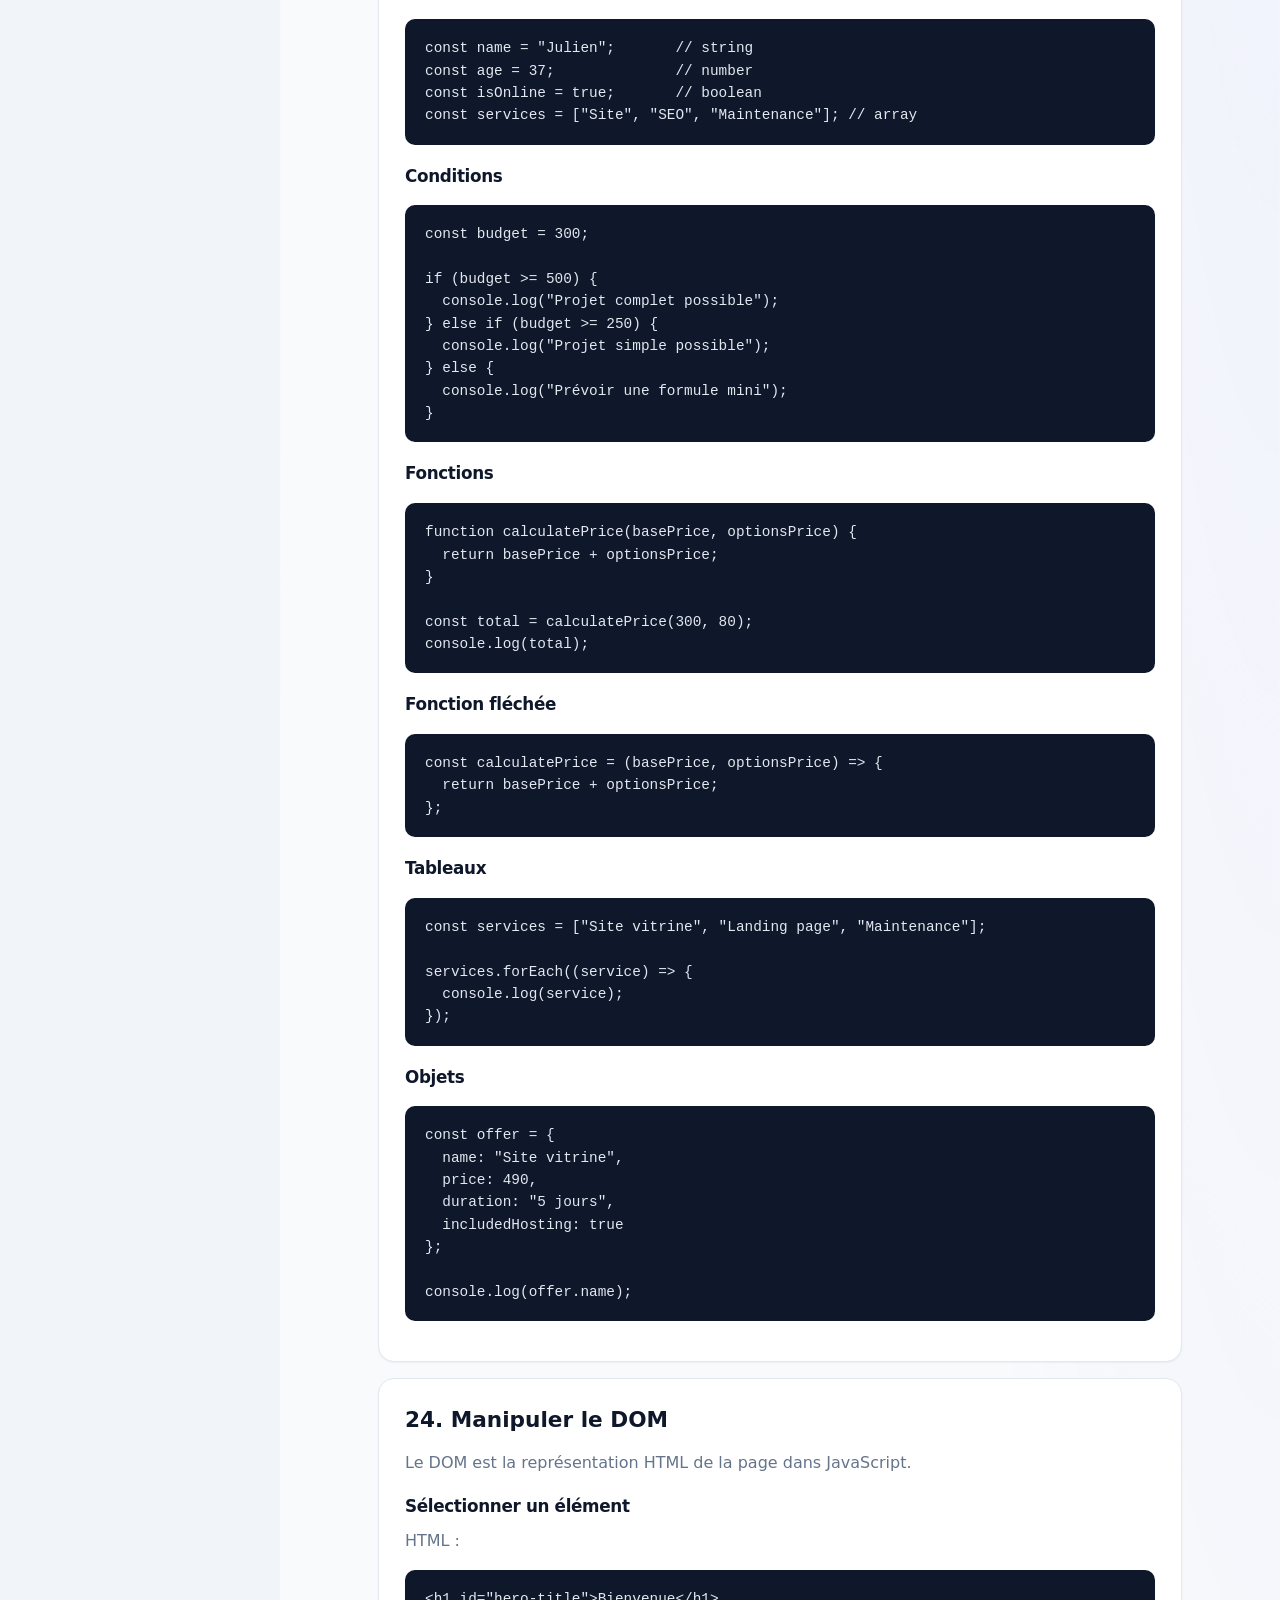
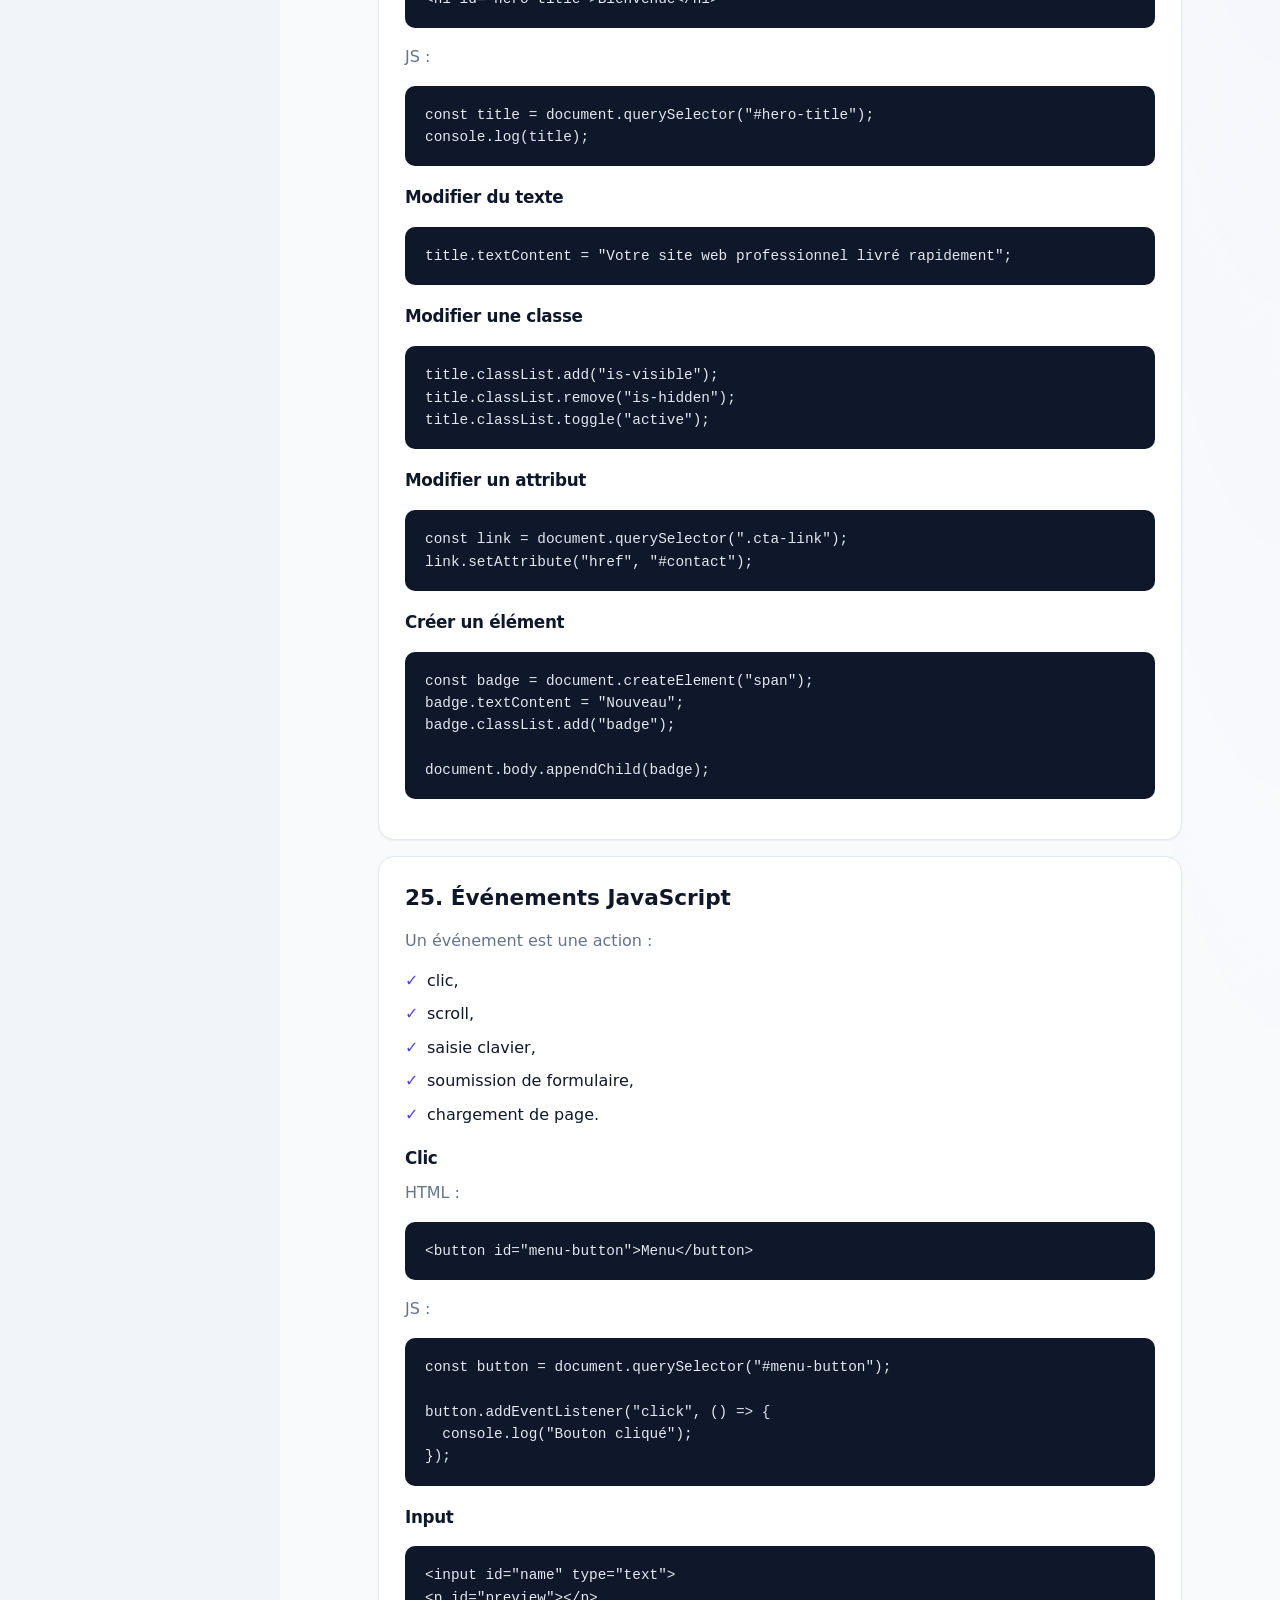
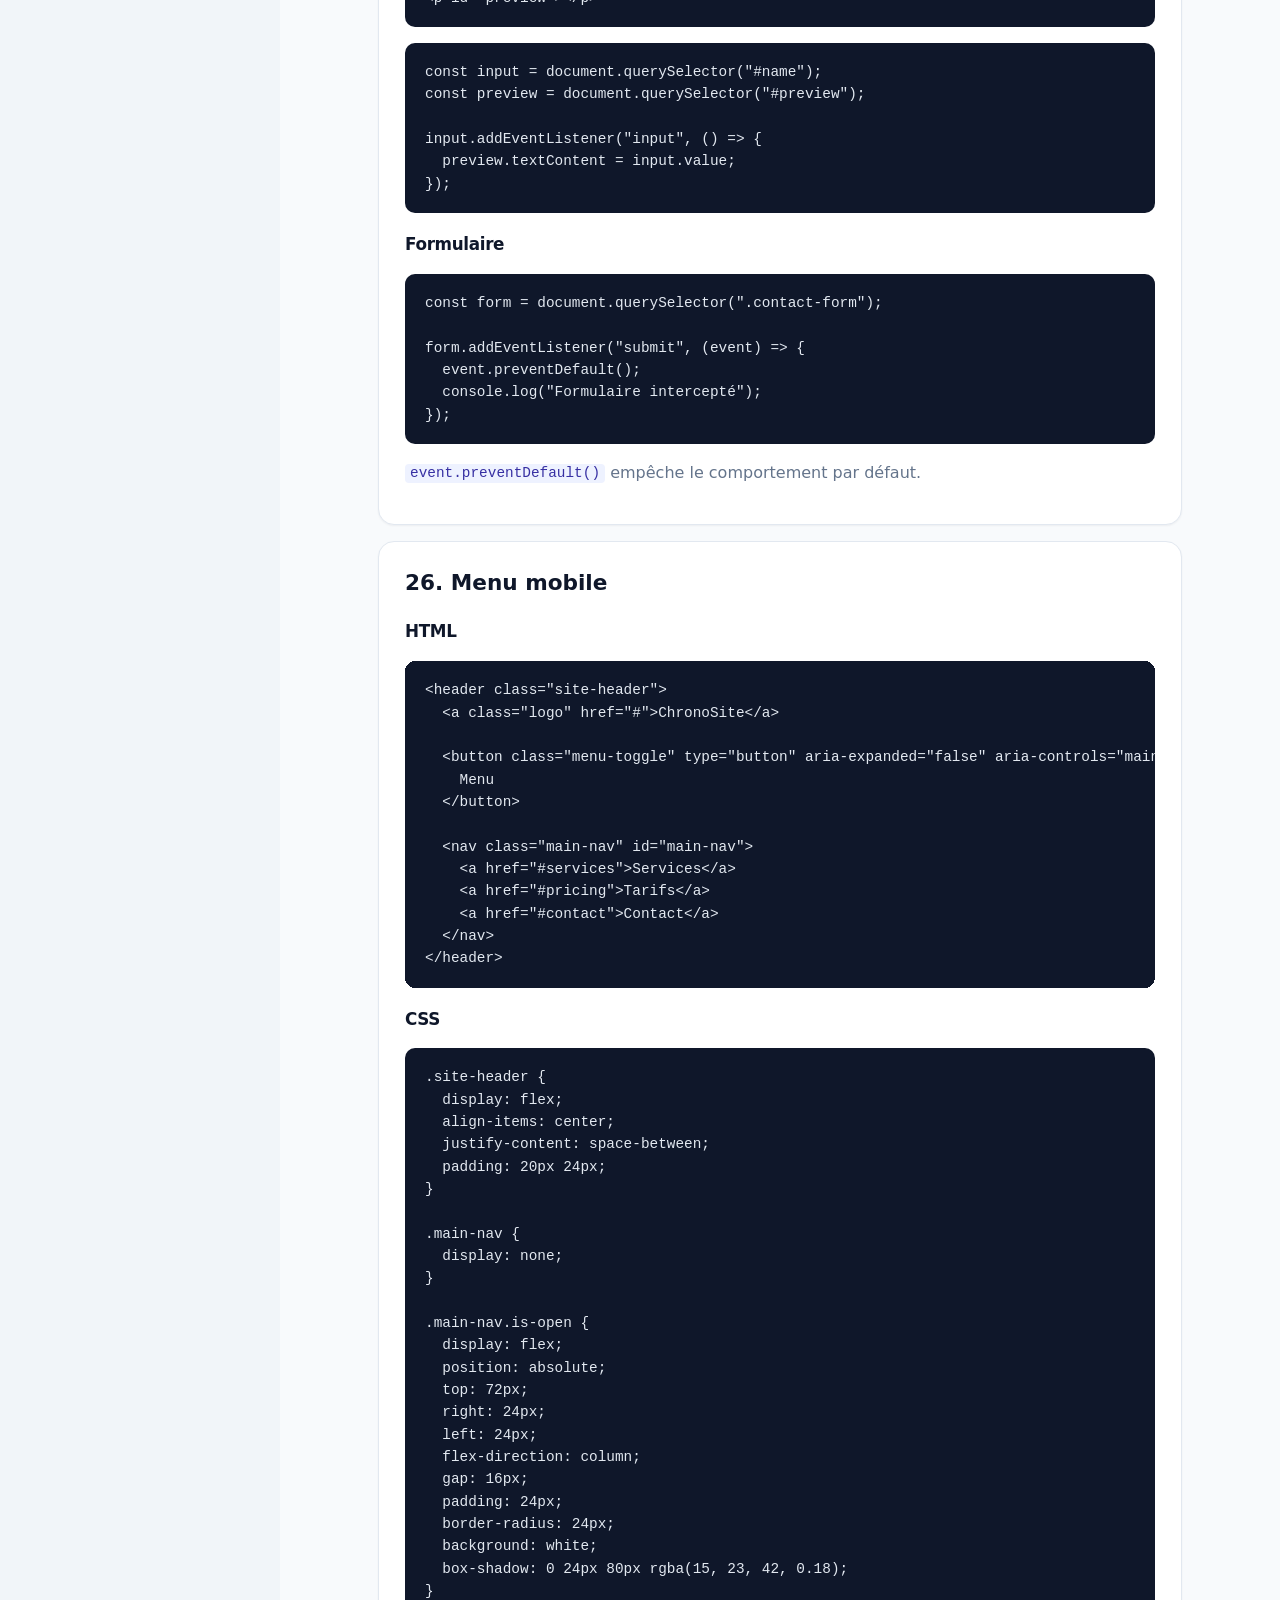
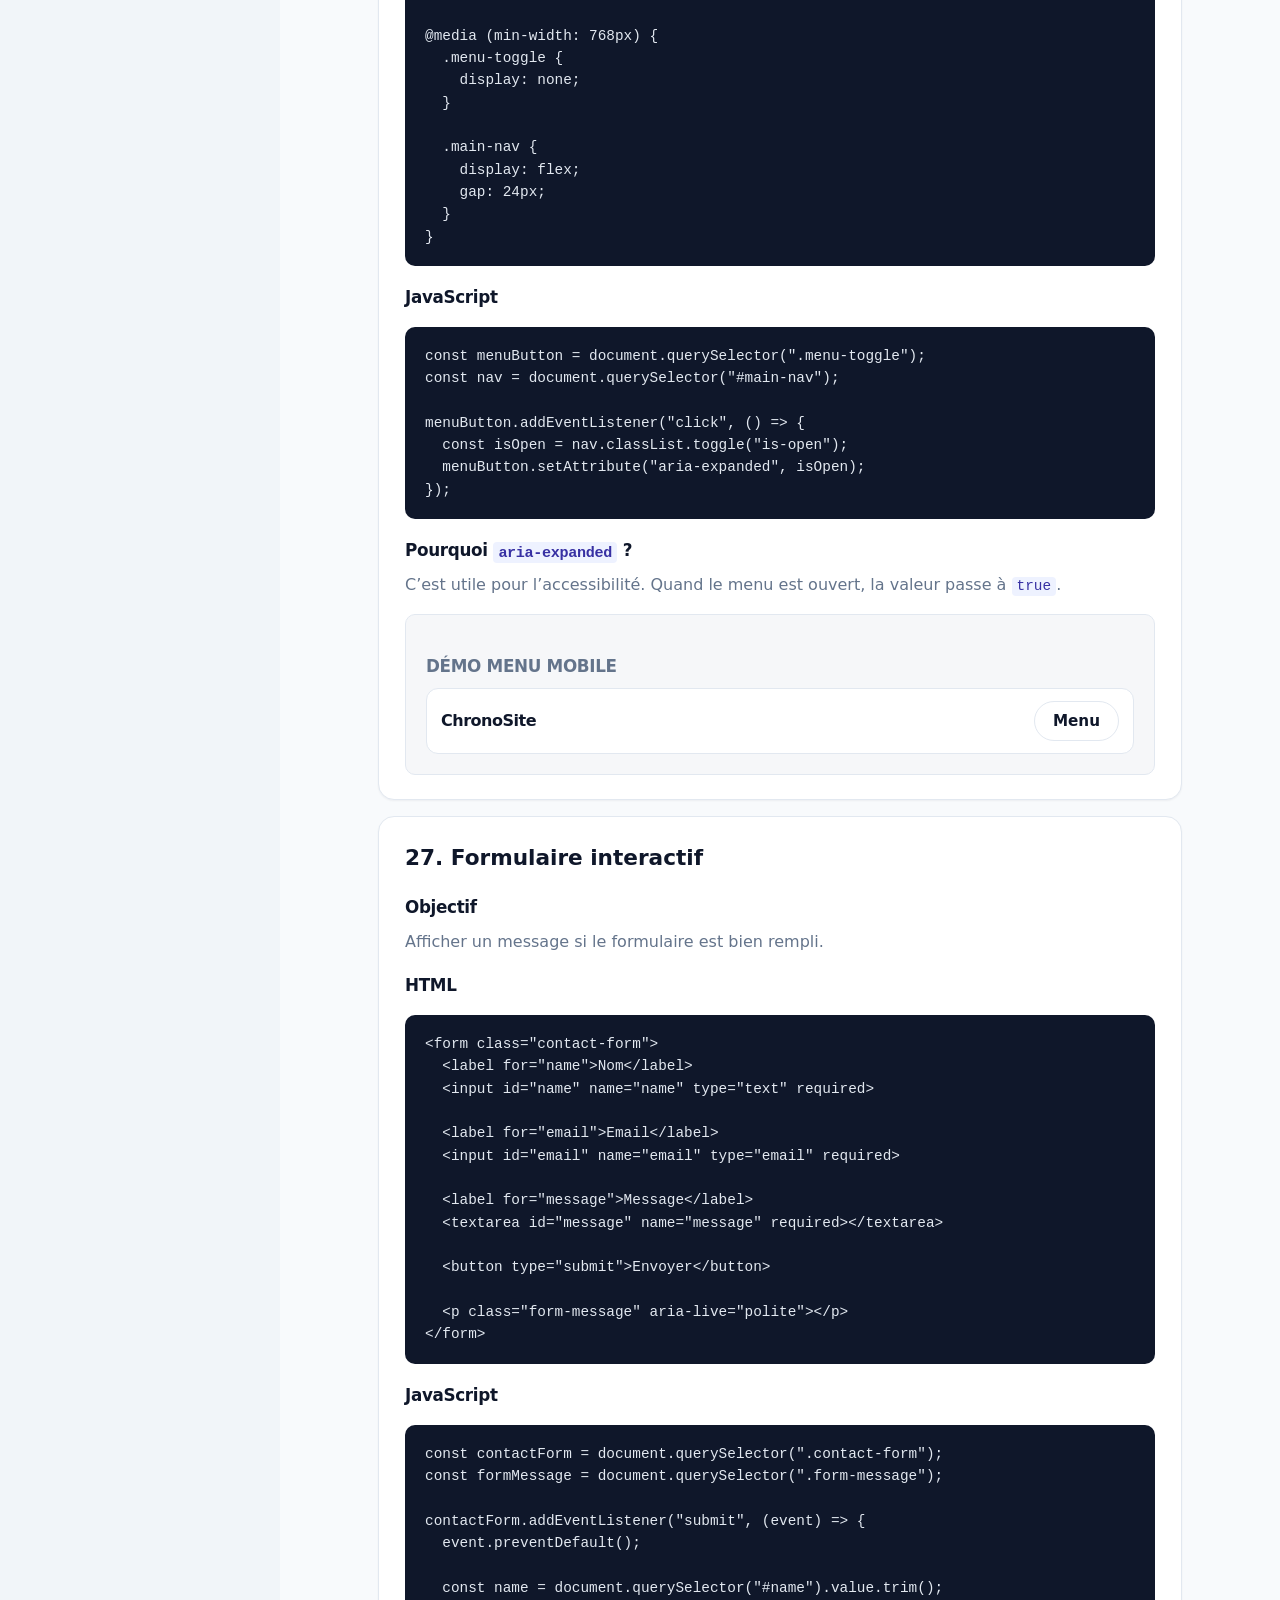
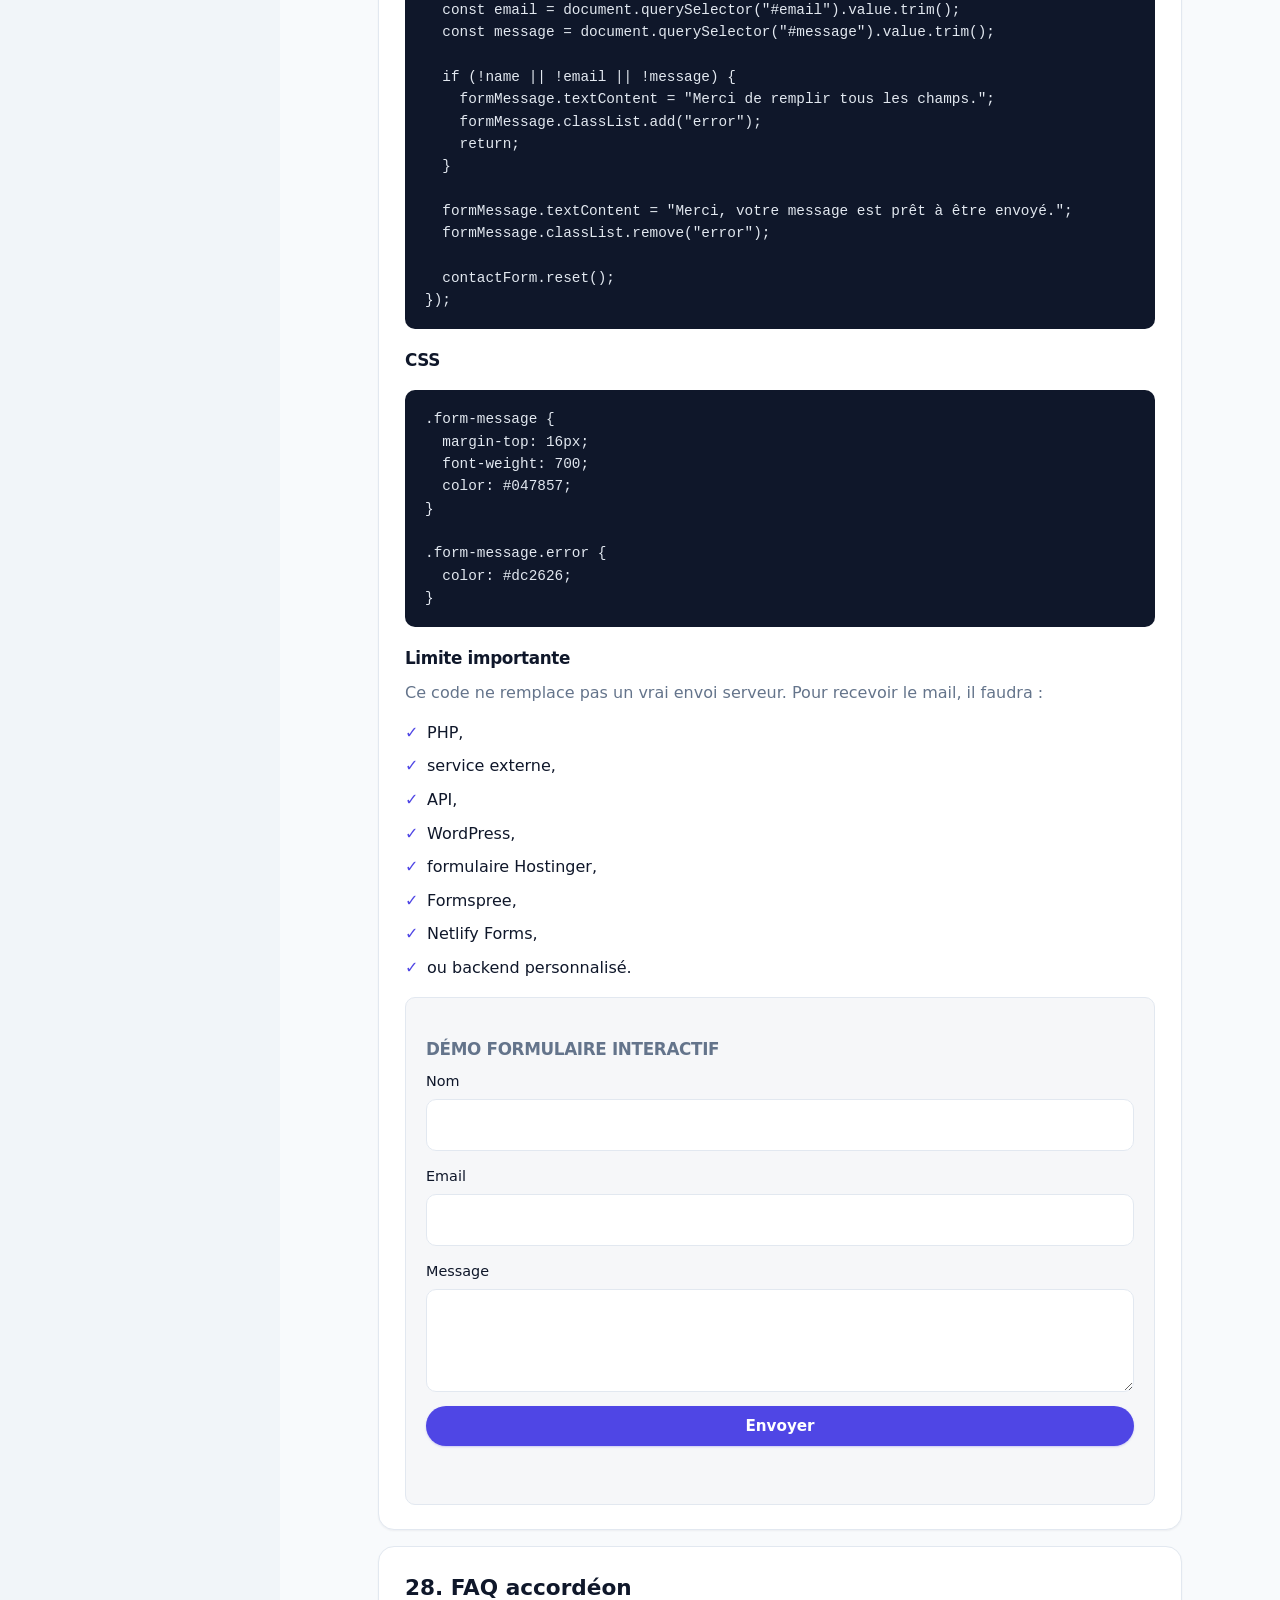
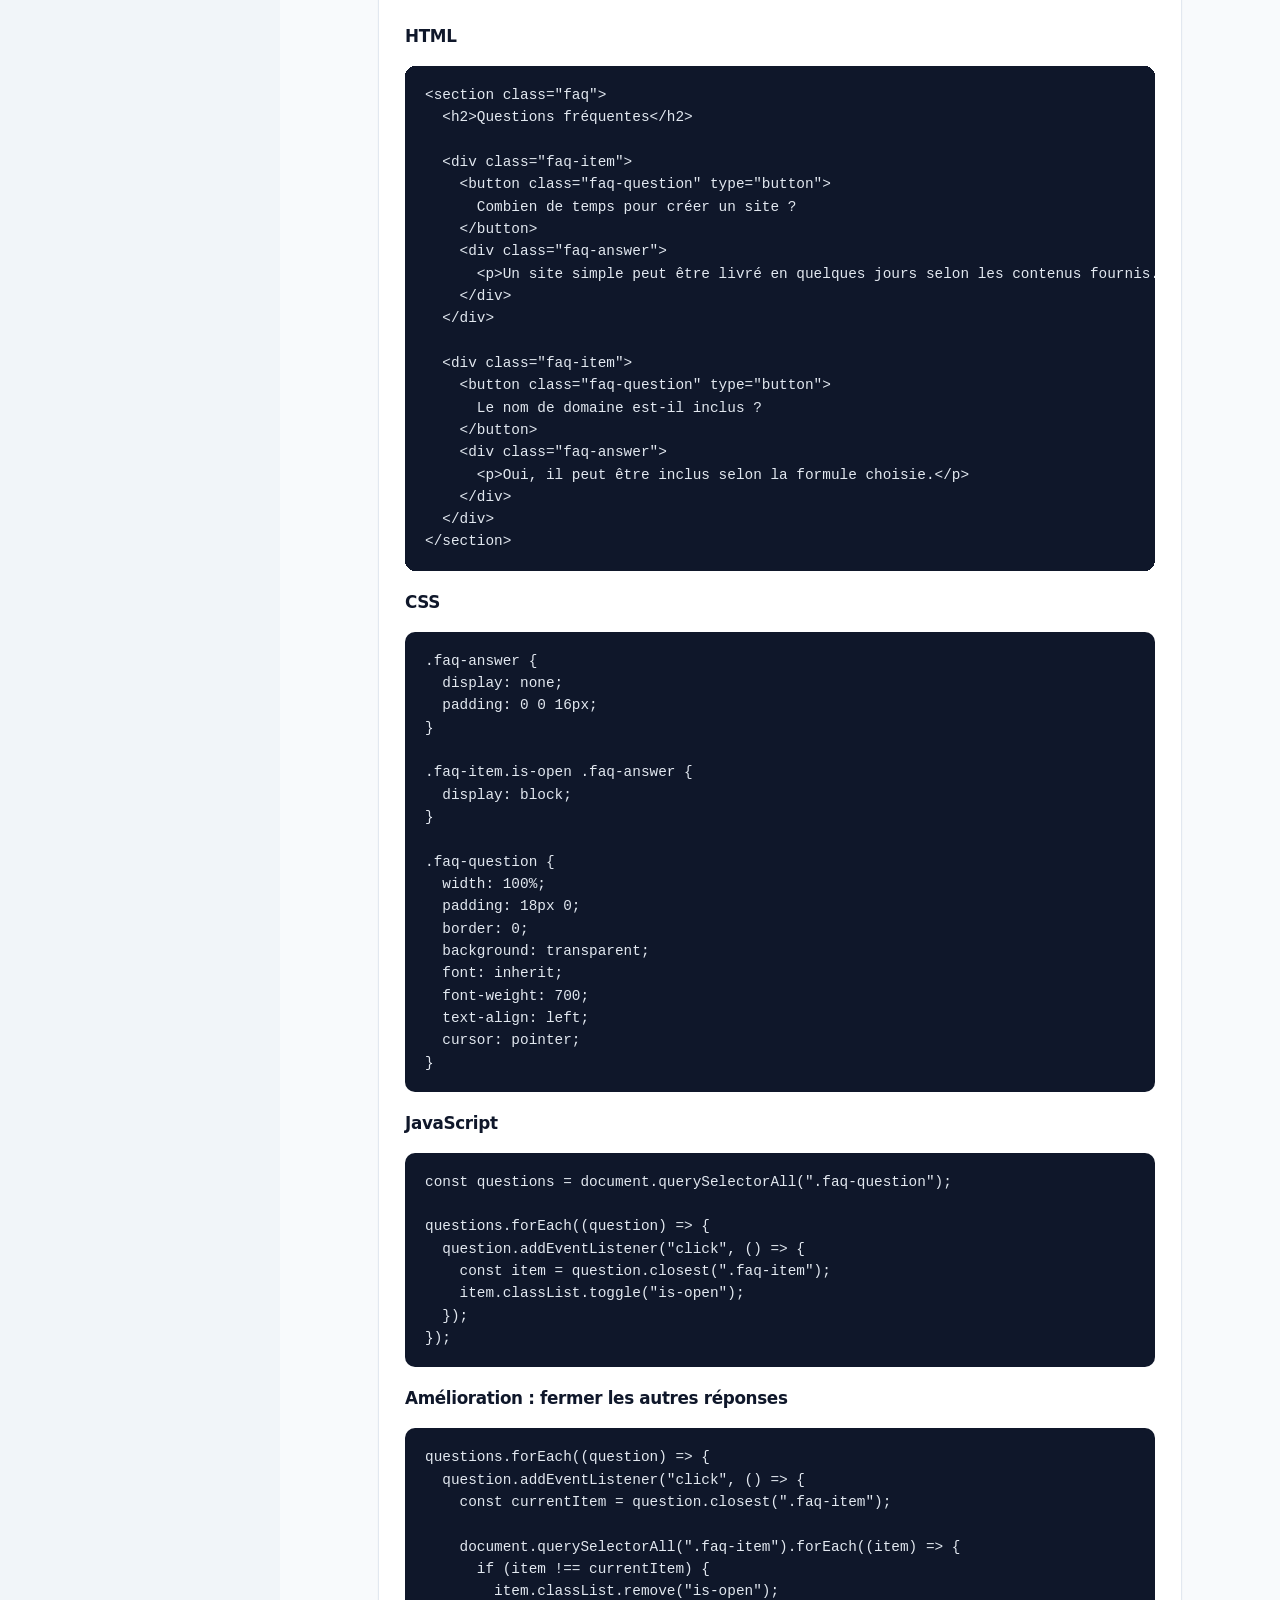
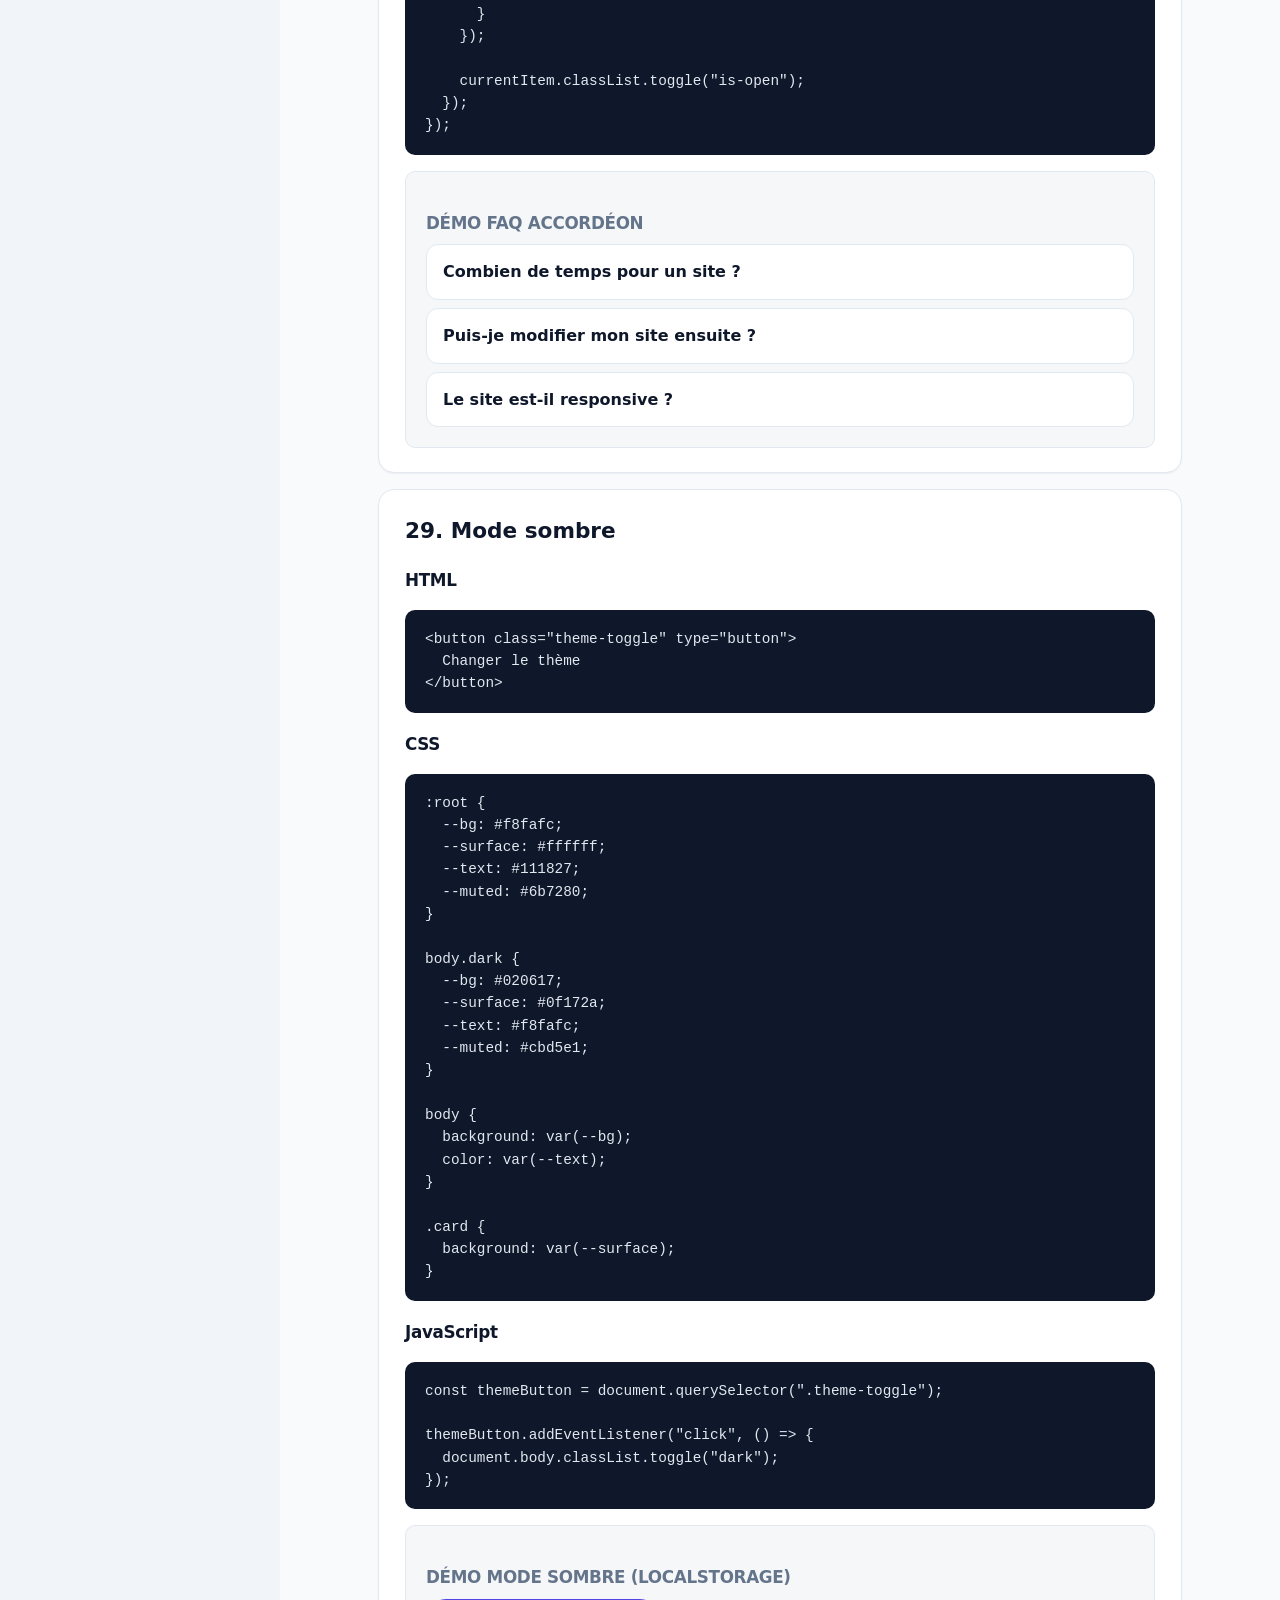
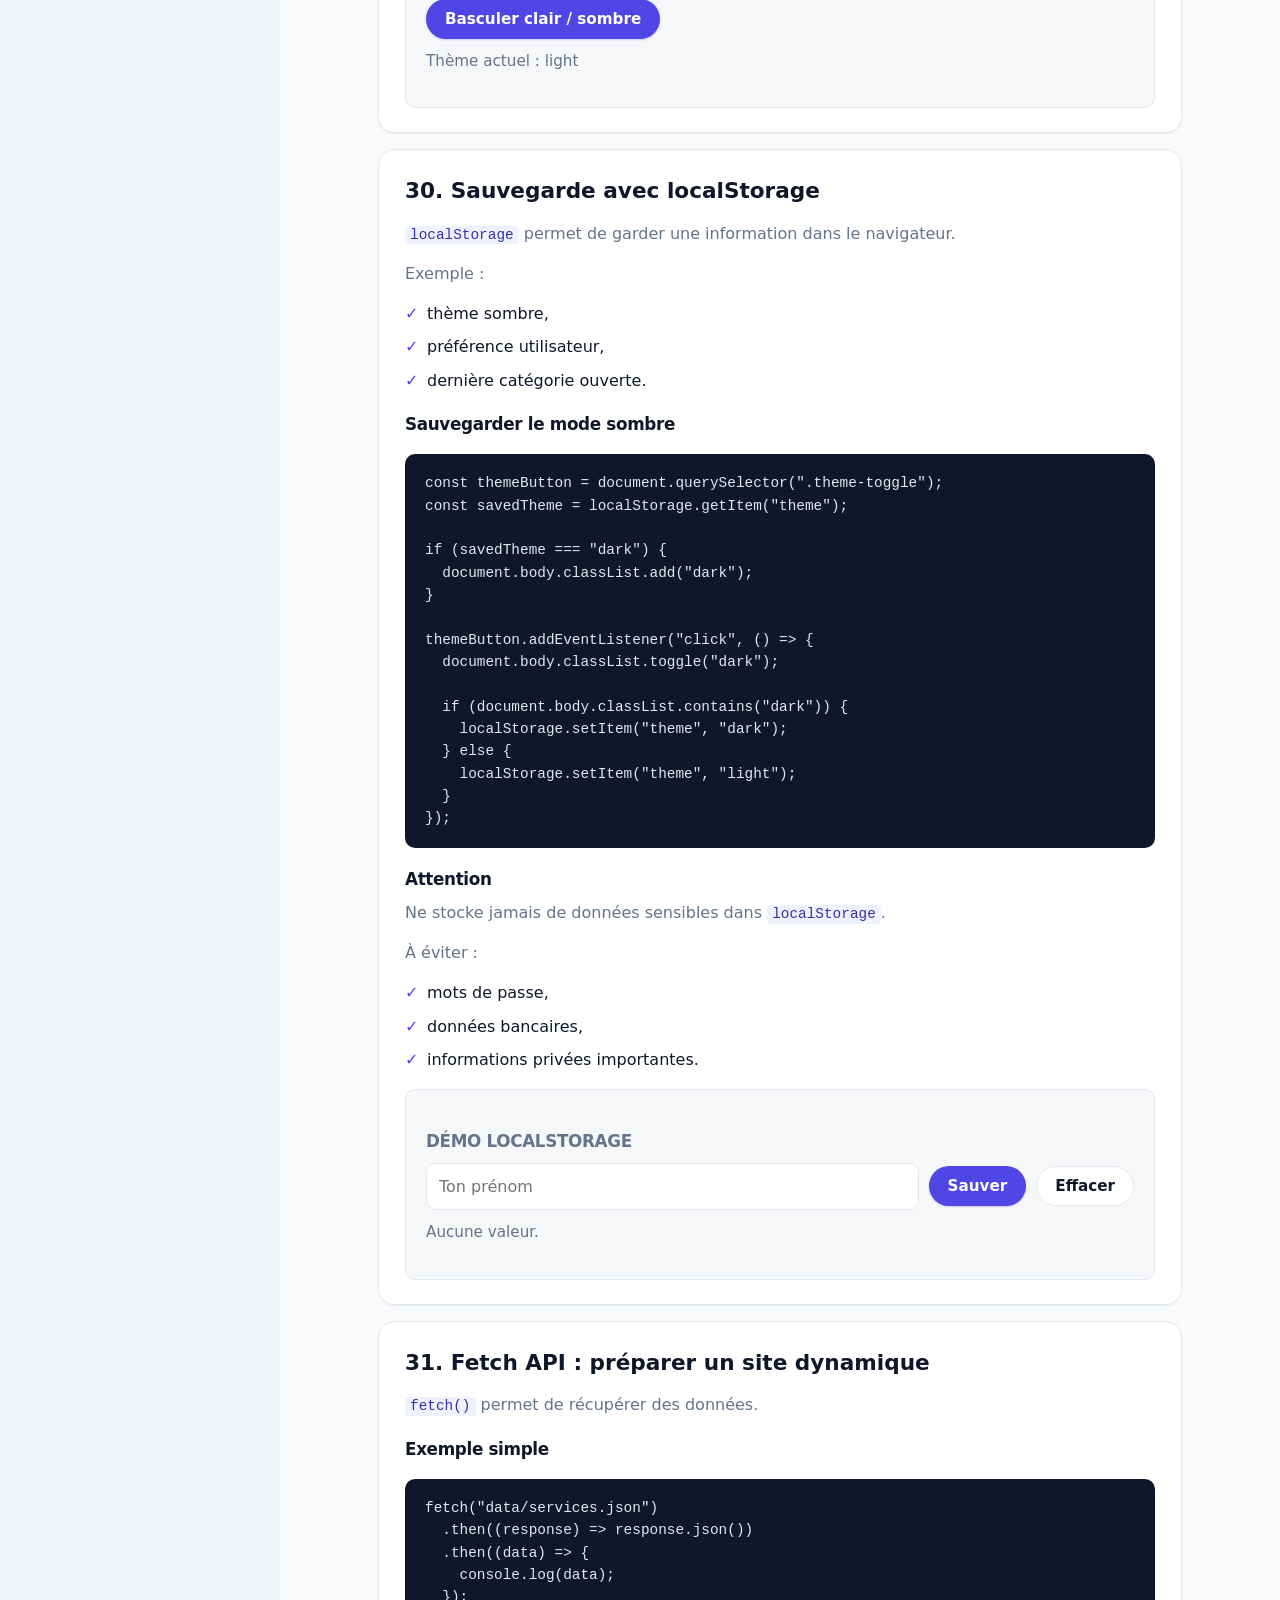
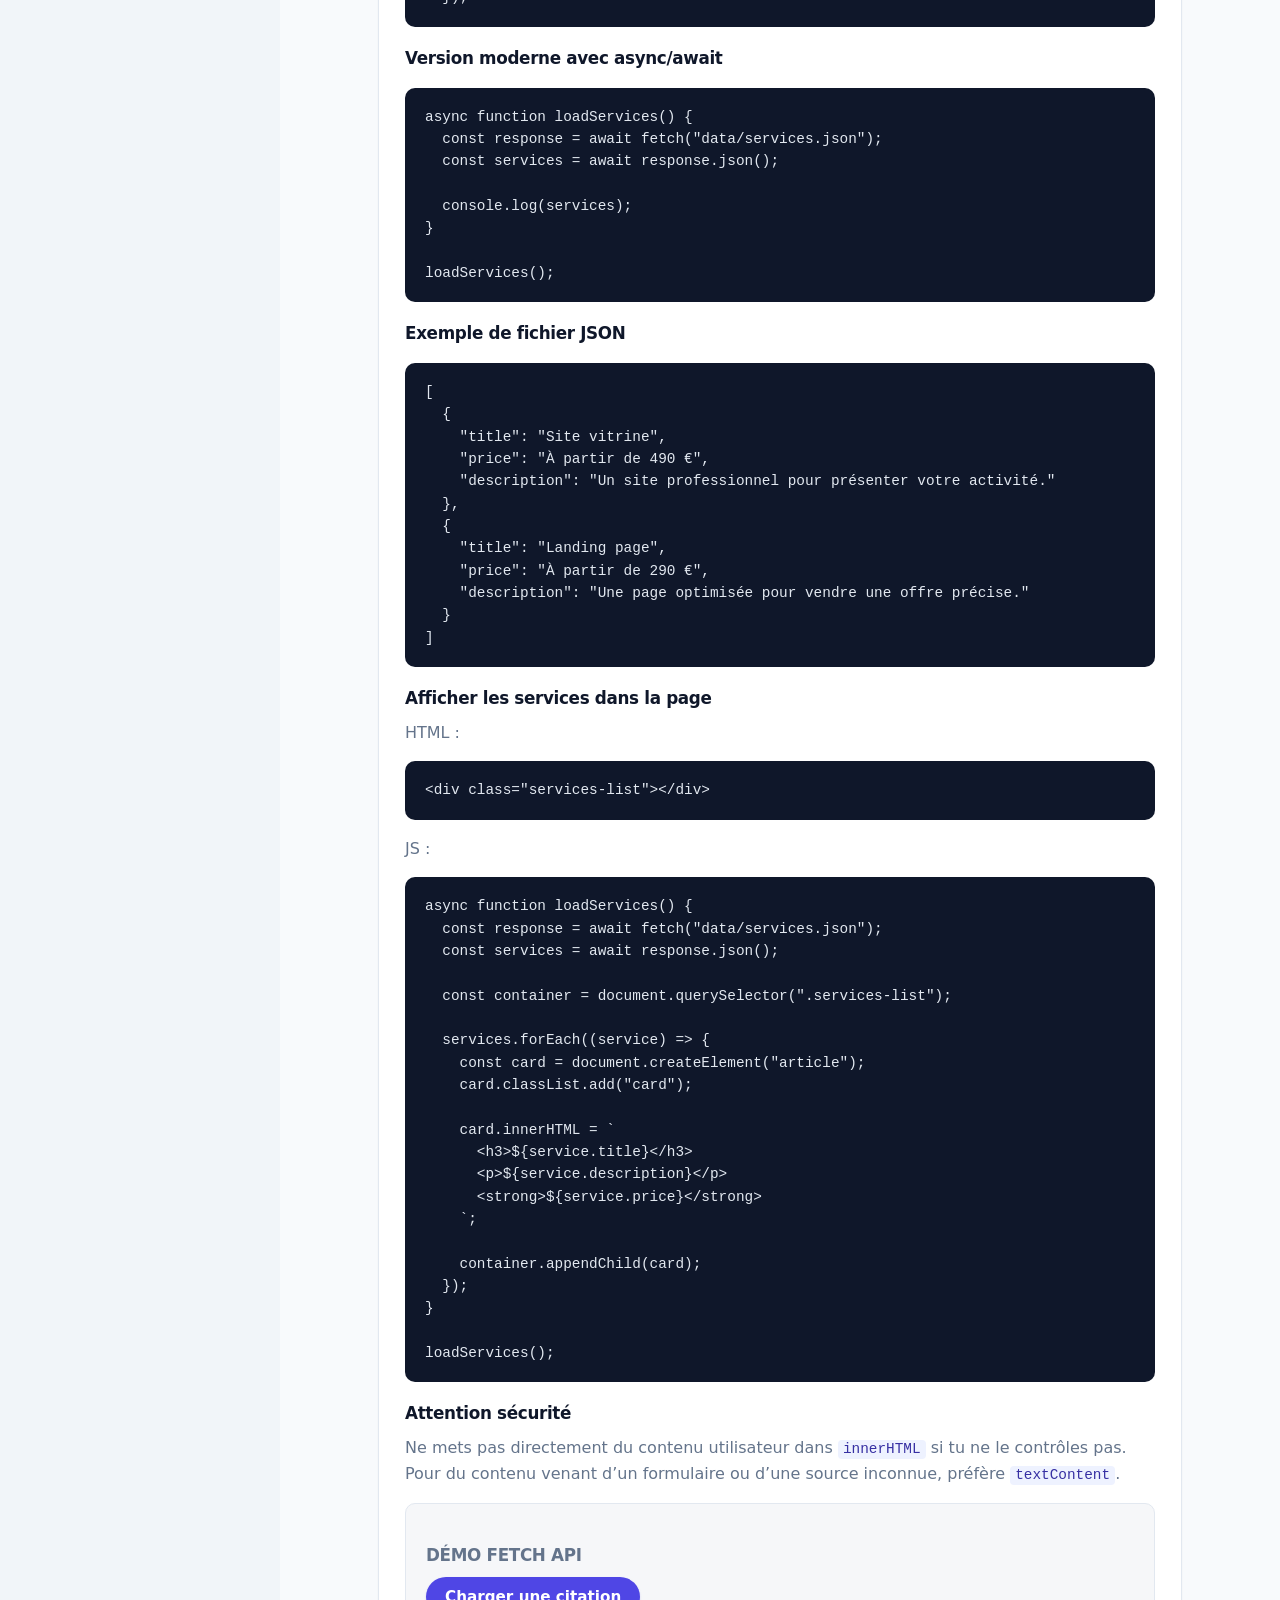
<file: cours-js-pro.html>
<!DOCTYPE html>
<html lang="fr">
<head>
    <meta charset="UTF-8">
    <meta name="viewport" content="width=device-width, initial-scale=1.0">
    <title>JavaScript utile pour le web — LearnCode</title>
    <meta name="description" content="DOM, événements, menu mobile, formulaire, FAQ, mode sombre, localStorage et Fetch.">
    <link rel="stylesheet" href="styles.css">
    <script src="dashboard.js" defer></script>
</head>
<body class="layout-dash">
    <div class="dash">
    <aside class="sidebar" id="sidebar" aria-label="Navigation dashboard">
        <div class="sidebar-brand">
            <a href="index.html" class="sidebar-logo">
                <span class="logo-mark" aria-hidden="true"></span>
                <span><strong>LearnCode</strong><small>Dashboard cours</small></span>
            </a>
            <button type="button" class="sidebar-close" id="sidebar-close" aria-label="Fermer le menu">
                <svg width="20" height="20" viewBox="0 0 24 24" fill="none" aria-hidden="true"><path d="M6 6l12 12M18 6L6 18" stroke="currentColor" stroke-width="2" stroke-linecap="round"/></svg>
            </button>
        </div>
        <nav class="sidebar-nav">
            <p class="sidebar-label">Général</p>
            <a href="index.html" class="sidebar-link"><span class="sidebar-ico" aria-hidden="true"><svg width="14" height="14" viewBox="0 0 24 24" fill="none"><path d="M4 10.5L12 4l8 6.5V20a1 1 0 0 1-1 1h-5v-6H10v6H5a1 1 0 0 1-1-1v-9.5z" stroke="currentColor" stroke-width="1.8" stroke-linejoin="round"/></svg></span> Accueil</a>
            <p class="sidebar-label">Bases</p>
            <a href="html.html" class="sidebar-link"><span class="sidebar-ico sidebar-ico-html" aria-hidden="true">H</span> HTML</a>
            <a href="css.html" class="sidebar-link"><span class="sidebar-ico sidebar-ico-css" aria-hidden="true">C</span> CSS</a>
            <a href="java.html" class="sidebar-link"><span class="sidebar-ico sidebar-ico-java" aria-hidden="true">J</span> Java</a>
            <p class="sidebar-label">Avancé</p>
            <a href="html-avance.html" class="sidebar-link"><span class="sidebar-ico sidebar-ico-html" aria-hidden="true">H+</span> HTML avancé</a>
            <a href="css-avance.html" class="sidebar-link"><span class="sidebar-ico sidebar-ico-css" aria-hidden="true">C+</span> CSS avancé</a>
            <a href="js-avance.html" class="sidebar-link"><span class="sidebar-ico sidebar-ico-js" aria-hidden="true">JS</span> JS avancé</a>
            <p class="sidebar-label">Parcours pro</p>
            <a href="cours-html-pro.html" class="sidebar-link"><span class="sidebar-ico sidebar-ico-html" aria-hidden="true">1</span> HTML pro</a>
            <a href="cours-css-pro.html" class="sidebar-link"><span class="sidebar-ico sidebar-ico-css" aria-hidden="true">2</span> CSS pro</a>
            <a href="cours-js-pro.html" class="sidebar-link is-active"><span class="sidebar-ico sidebar-ico-js" aria-hidden="true">3</span> JS pro</a>
            <a href="cours-projet.html" class="sidebar-link"><span class="sidebar-ico" aria-hidden="true">4</span> Projet &amp; checklist</a>
            <a href="chronosite-demo.html" class="sidebar-link"><span class="sidebar-ico" aria-hidden="true">▶</span> Démo ChronoSite</a>
            <p class="sidebar-label">Dans ce cours</p>
            <a href="#ch22" class="sidebar-link sidebar-link-sub">22. JavaScript : rendre le site vivant</a>
            <a href="#ch23" class="sidebar-link sidebar-link-sub">23. Variables, conditions, fonctions et tabl…</a>
            <a href="#ch24" class="sidebar-link sidebar-link-sub">24. Manipuler le DOM</a>
            <a href="#ch25" class="sidebar-link sidebar-link-sub">25. Événements JavaScript</a>
            <a href="#ch26" class="sidebar-link sidebar-link-sub">26. Menu mobile</a>
            <a href="#ch27" class="sidebar-link sidebar-link-sub">27. Formulaire interactif</a>
            <a href="#ch28" class="sidebar-link sidebar-link-sub">28. FAQ accordéon</a>
            <a href="#ch29" class="sidebar-link sidebar-link-sub">29. Mode sombre</a>
            <a href="#ch30" class="sidebar-link sidebar-link-sub">30. Sauvegarde avec localStorage</a>
            <a href="#ch31" class="sidebar-link sidebar-link-sub">31. Fetch API : préparer un site dynamique</a>
            <a href="#ch32" class="sidebar-link sidebar-link-sub">32. Problématiques JavaScript concrètes</a>
        </nav>
        <div class="sidebar-footer"><a href="index.html" class="btn btn-secondary btn-block">← Site public</a></div>
    </aside>
        <div class="dash-main">
            <header class="dash-topbar">
                <button type="button" class="sidebar-toggle" id="sidebar-toggle" aria-label="Ouvrir le menu" aria-controls="sidebar" aria-expanded="false">
                    <svg width="22" height="22" viewBox="0 0 24 24" fill="none" aria-hidden="true"><path d="M4 7h16M4 12h16M4 17h16" stroke="currentColor" stroke-width="2" stroke-linecap="round"/></svg>
                </button>
                <div class="dash-topbar-meta">
                    <span class="dash-crumb">Parcours pro</span>
                    <strong>JavaScript utile pour le web</strong>
                </div>
                <div class="dash-topbar-actions">
                    <a href="cours-projet.html" class="btn btn-primary">Partie 4 : Projet →</a>
                </div>
            </header>
            <main class="dash-content">
                <section class="course-hero dash-hero course-hero-js">
                    <p class="badge">Parcours pro · Partie 3 / 4</p>
                    <h1>JavaScript utile pour le web</h1>
                    <p>DOM, événements, menu mobile, formulaire, FAQ, mode sombre, localStorage et Fetch.</p>
                </section>
                <div class="course dash-course">
                <article class="lesson" id="ch22">
                    <h2>22. JavaScript : rendre le site vivant</h2>
<p>JavaScript permet d’ajouter de l’interaction.</p>
<p>Exemples :</p>
<ul class="checklist">
<li>ouvrir un menu mobile,</li>
<li>valider un formulaire,</li>
<li>afficher une FAQ,</li>
<li>sauvegarder un choix utilisateur,</li>
<li>charger des données,</li>
<li>animer des éléments,</li>
<li>filtrer une galerie,</li>
<li>afficher un message après clic.</li>
</ul>
<h3>Ajouter JavaScript au HTML</h3>
<p>En bas du <code>body</code> :</p>
<pre><code class="lang-html">&lt;script src=&quot;assets/js/script.js&quot;&gt;&lt;/script&gt;
&lt;/body&gt;</code></pre>
<p>Ou dans le <code>head</code> avec <code>defer</code> :</p>
<pre><code class="lang-html">&lt;script src=&quot;assets/js/script.js&quot; defer&gt;&lt;/script&gt;</code></pre>
<p>Mon conseil :</p>
<pre><code class="lang-html">&lt;script src=&quot;assets/js/script.js&quot; defer&gt;&lt;/script&gt;</code></pre>
<p>Cela charge le script sans bloquer la page.</p>
                </article>
                <article class="lesson" id="ch23">
                    <h2>23. Variables, conditions, fonctions et tableaux</h2>
<h3>Variables</h3>
<pre><code class="lang-js">const siteName = &quot;ChronoSite&quot;;
let visitorCount = 0;</code></pre>
<ul class="checklist">
<li><code>const</code> : valeur qui ne change pas.</li>
<li><code>let</code> : valeur qui peut changer.</li>
</ul>
<p>Évite <code>var</code> dans les projets modernes.</p>
<h3>Types de données</h3>
<pre><code class="lang-js">const name = &quot;Julien&quot;;       // string
const age = 37;              // number
const isOnline = true;       // boolean
const services = [&quot;Site&quot;, &quot;SEO&quot;, &quot;Maintenance&quot;]; // array</code></pre>
<h3>Conditions</h3>
<pre><code class="lang-js">const budget = 300;

if (budget &gt;= 500) {
  console.log(&quot;Projet complet possible&quot;);
} else if (budget &gt;= 250) {
  console.log(&quot;Projet simple possible&quot;);
} else {
  console.log(&quot;Prévoir une formule mini&quot;);
}</code></pre>
<h3>Fonctions</h3>
<pre><code class="lang-js">function calculatePrice(basePrice, optionsPrice) {
  return basePrice + optionsPrice;
}

const total = calculatePrice(300, 80);
console.log(total);</code></pre>
<h3>Fonction fléchée</h3>
<pre><code class="lang-js">const calculatePrice = (basePrice, optionsPrice) =&gt; {
  return basePrice + optionsPrice;
};</code></pre>
<h3>Tableaux</h3>
<pre><code class="lang-js">const services = [&quot;Site vitrine&quot;, &quot;Landing page&quot;, &quot;Maintenance&quot;];

services.forEach((service) =&gt; {
  console.log(service);
});</code></pre>
<h3>Objets</h3>
<pre><code class="lang-js">const offer = {
  name: &quot;Site vitrine&quot;,
  price: 490,
  duration: &quot;5 jours&quot;,
  includedHosting: true
};

console.log(offer.name);</code></pre>
                </article>
                <article class="lesson" id="ch24">
                    <h2>24. Manipuler le DOM</h2>
<p>Le DOM est la représentation HTML de la page dans JavaScript.</p>
<h3>Sélectionner un élément</h3>
<p>HTML :</p>
<pre><code class="lang-html">&lt;h1 id=&quot;hero-title&quot;&gt;Bienvenue&lt;/h1&gt;</code></pre>
<p>JS :</p>
<pre><code class="lang-js">const title = document.querySelector(&quot;#hero-title&quot;);
console.log(title);</code></pre>
<h3>Modifier du texte</h3>
<pre><code class="lang-js">title.textContent = &quot;Votre site web professionnel livré rapidement&quot;;</code></pre>
<h3>Modifier une classe</h3>
<pre><code class="lang-js">title.classList.add(&quot;is-visible&quot;);
title.classList.remove(&quot;is-hidden&quot;);
title.classList.toggle(&quot;active&quot;);</code></pre>
<h3>Modifier un attribut</h3>
<pre><code class="lang-js">const link = document.querySelector(&quot;.cta-link&quot;);
link.setAttribute(&quot;href&quot;, &quot;#contact&quot;);</code></pre>
<h3>Créer un élément</h3>
<pre><code class="lang-js">const badge = document.createElement(&quot;span&quot;);
badge.textContent = &quot;Nouveau&quot;;
badge.classList.add(&quot;badge&quot;);

document.body.appendChild(badge);</code></pre>
                </article>
                <article class="lesson" id="ch25">
                    <h2>25. Événements JavaScript</h2>
<p>Un événement est une action :</p>
<ul class="checklist">
<li>clic,</li>
<li>scroll,</li>
<li>saisie clavier,</li>
<li>soumission de formulaire,</li>
<li>chargement de page.</li>
</ul>
<h3>Clic</h3>
<p>HTML :</p>
<pre><code class="lang-html">&lt;button id=&quot;menu-button&quot;&gt;Menu&lt;/button&gt;</code></pre>
<p>JS :</p>
<pre><code class="lang-js">const button = document.querySelector(&quot;#menu-button&quot;);

button.addEventListener(&quot;click&quot;, () =&gt; {
  console.log(&quot;Bouton cliqué&quot;);
});</code></pre>
<h3>Input</h3>
<pre><code class="lang-html">&lt;input id=&quot;name&quot; type=&quot;text&quot;&gt;
&lt;p id=&quot;preview&quot;&gt;&lt;/p&gt;</code></pre>
<pre><code class="lang-js">const input = document.querySelector(&quot;#name&quot;);
const preview = document.querySelector(&quot;#preview&quot;);

input.addEventListener(&quot;input&quot;, () =&gt; {
  preview.textContent = input.value;
});</code></pre>
<h3>Formulaire</h3>
<pre><code class="lang-js">const form = document.querySelector(&quot;.contact-form&quot;);

form.addEventListener(&quot;submit&quot;, (event) =&gt; {
  event.preventDefault();
  console.log(&quot;Formulaire intercepté&quot;);
});</code></pre>
<p><code>event.preventDefault()</code> empêche le comportement par défaut.</p>
                </article>
                <article class="lesson" id="ch26">
                    <h2>26. Menu mobile</h2>
<h3>HTML</h3>
<pre><code class="lang-html">&lt;header class=&quot;site-header&quot;&gt;
  &lt;a class=&quot;logo&quot; href=&quot;#&quot;&gt;ChronoSite&lt;/a&gt;

  &lt;button class=&quot;menu-toggle&quot; type=&quot;button&quot; aria-expanded=&quot;false&quot; aria-controls=&quot;main-nav&quot;&gt;
    Menu
  &lt;/button&gt;

  &lt;nav class=&quot;main-nav&quot; id=&quot;main-nav&quot;&gt;
    &lt;a href=&quot;#services&quot;&gt;Services&lt;/a&gt;
    &lt;a href=&quot;#pricing&quot;&gt;Tarifs&lt;/a&gt;
    &lt;a href=&quot;#contact&quot;&gt;Contact&lt;/a&gt;
  &lt;/nav&gt;
&lt;/header&gt;</code></pre>
<h3>CSS</h3>
<pre><code class="lang-css">.site-header {
  display: flex;
  align-items: center;
  justify-content: space-between;
  padding: 20px 24px;
}

.main-nav {
  display: none;
}

.main-nav.is-open {
  display: flex;
  position: absolute;
  top: 72px;
  right: 24px;
  left: 24px;
  flex-direction: column;
  gap: 16px;
  padding: 24px;
  border-radius: 24px;
  background: white;
  box-shadow: 0 24px 80px rgba(15, 23, 42, 0.18);
}

@media (min-width: 768px) {
  .menu-toggle {
    display: none;
  }

  .main-nav {
    display: flex;
    gap: 24px;
  }
}</code></pre>
<h3>JavaScript</h3>
<pre><code class="lang-js">const menuButton = document.querySelector(&quot;.menu-toggle&quot;);
const nav = document.querySelector(&quot;#main-nav&quot;);

menuButton.addEventListener(&quot;click&quot;, () =&gt; {
  const isOpen = nav.classList.toggle(&quot;is-open&quot;);
  menuButton.setAttribute(&quot;aria-expanded&quot;, isOpen);
});</code></pre>
<h3>Pourquoi <code>aria-expanded</code> ?</h3>
<p>C’est utile pour l’accessibilité. Quand le menu est ouvert, la valeur passe à <code>true</code>.</p>
<div class="demo pro-menu-demo"><h3 class="demo-title">Démo menu mobile</h3><div class="pro-site-header"><span class="pro-logo">ChronoSite</span><button type="button" class="btn btn-secondary" id="pro-menu-btn" aria-expanded="false" aria-controls="pro-main-nav">Menu</button><nav class="pro-main-nav" id="pro-main-nav"><a href="#s">Services</a><a href="#p">Tarifs</a><a href="#c">Contact</a></nav></div></div>
                </article>
                <article class="lesson" id="ch27">
                    <h2>27. Formulaire interactif</h2>
<h3>Objectif</h3>
<p>Afficher un message si le formulaire est bien rempli.</p>
<h3>HTML</h3>
<pre><code class="lang-html">&lt;form class=&quot;contact-form&quot;&gt;
  &lt;label for=&quot;name&quot;&gt;Nom&lt;/label&gt;
  &lt;input id=&quot;name&quot; name=&quot;name&quot; type=&quot;text&quot; required&gt;

  &lt;label for=&quot;email&quot;&gt;Email&lt;/label&gt;
  &lt;input id=&quot;email&quot; name=&quot;email&quot; type=&quot;email&quot; required&gt;

  &lt;label for=&quot;message&quot;&gt;Message&lt;/label&gt;
  &lt;textarea id=&quot;message&quot; name=&quot;message&quot; required&gt;&lt;/textarea&gt;

  &lt;button type=&quot;submit&quot;&gt;Envoyer&lt;/button&gt;

  &lt;p class=&quot;form-message&quot; aria-live=&quot;polite&quot;&gt;&lt;/p&gt;
&lt;/form&gt;</code></pre>
<h3>JavaScript</h3>
<pre><code class="lang-js">const contactForm = document.querySelector(&quot;.contact-form&quot;);
const formMessage = document.querySelector(&quot;.form-message&quot;);

contactForm.addEventListener(&quot;submit&quot;, (event) =&gt; {
  event.preventDefault();

  const name = document.querySelector(&quot;#name&quot;).value.trim();
  const email = document.querySelector(&quot;#email&quot;).value.trim();
  const message = document.querySelector(&quot;#message&quot;).value.trim();

  if (!name || !email || !message) {
    formMessage.textContent = &quot;Merci de remplir tous les champs.&quot;;
    formMessage.classList.add(&quot;error&quot;);
    return;
  }

  formMessage.textContent = &quot;Merci, votre message est prêt à être envoyé.&quot;;
  formMessage.classList.remove(&quot;error&quot;);

  contactForm.reset();
});</code></pre>
<h3>CSS</h3>
<pre><code class="lang-css">.form-message {
  margin-top: 16px;
  font-weight: 700;
  color: #047857;
}

.form-message.error {
  color: #dc2626;
}</code></pre>
<h3>Limite importante</h3>
<p>Ce code ne remplace pas un vrai envoi serveur. Pour recevoir le mail, il faudra :</p>
<ul class="checklist">
<li>PHP,</li>
<li>service externe,</li>
<li>API,</li>
<li>WordPress,</li>
<li>formulaire Hostinger,</li>
<li>Formspree,</li>
<li>Netlify Forms,</li>
<li>ou backend personnalisé.</li>
</ul>
<div class="demo"><h3 class="demo-title">Démo formulaire interactif</h3><form class="form pro-contact-form" id="pro-contact-form"><div class="form-row"><label for="pro-name">Nom</label><input id="pro-name" type="text" required></div><div class="form-row"><label for="pro-email">Email</label><input id="pro-email" type="email" required></div><div class="form-row"><label for="pro-msg">Message</label><textarea id="pro-msg" rows="3" required></textarea></div><button type="submit" class="btn btn-primary">Envoyer</button><p class="form-message demo-out" id="pro-form-msg" aria-live="polite"></p></form></div>
                </article>
                <article class="lesson" id="ch28">
                    <h2>28. FAQ accordéon</h2>
<h3>HTML</h3>
<pre><code class="lang-html">&lt;section class=&quot;faq&quot;&gt;
  &lt;h2&gt;Questions fréquentes&lt;/h2&gt;

  &lt;div class=&quot;faq-item&quot;&gt;
    &lt;button class=&quot;faq-question&quot; type=&quot;button&quot;&gt;
      Combien de temps pour créer un site ?
    &lt;/button&gt;
    &lt;div class=&quot;faq-answer&quot;&gt;
      &lt;p&gt;Un site simple peut être livré en quelques jours selon les contenus fournis.&lt;/p&gt;
    &lt;/div&gt;
  &lt;/div&gt;

  &lt;div class=&quot;faq-item&quot;&gt;
    &lt;button class=&quot;faq-question&quot; type=&quot;button&quot;&gt;
      Le nom de domaine est-il inclus ?
    &lt;/button&gt;
    &lt;div class=&quot;faq-answer&quot;&gt;
      &lt;p&gt;Oui, il peut être inclus selon la formule choisie.&lt;/p&gt;
    &lt;/div&gt;
  &lt;/div&gt;
&lt;/section&gt;</code></pre>
<h3>CSS</h3>
<pre><code class="lang-css">.faq-answer {
  display: none;
  padding: 0 0 16px;
}

.faq-item.is-open .faq-answer {
  display: block;
}

.faq-question {
  width: 100%;
  padding: 18px 0;
  border: 0;
  background: transparent;
  font: inherit;
  font-weight: 700;
  text-align: left;
  cursor: pointer;
}</code></pre>
<h3>JavaScript</h3>
<pre><code class="lang-js">const questions = document.querySelectorAll(&quot;.faq-question&quot;);

questions.forEach((question) =&gt; {
  question.addEventListener(&quot;click&quot;, () =&gt; {
    const item = question.closest(&quot;.faq-item&quot;);
    item.classList.toggle(&quot;is-open&quot;);
  });
});</code></pre>
<h3>Amélioration : fermer les autres réponses</h3>
<pre><code class="lang-js">questions.forEach((question) =&gt; {
  question.addEventListener(&quot;click&quot;, () =&gt; {
    const currentItem = question.closest(&quot;.faq-item&quot;);

    document.querySelectorAll(&quot;.faq-item&quot;).forEach((item) =&gt; {
      if (item !== currentItem) {
        item.classList.remove(&quot;is-open&quot;);
      }
    });

    currentItem.classList.toggle(&quot;is-open&quot;);
  });
});</code></pre>
<div class="demo"><h3 class="demo-title">Démo FAQ accordéon</h3><div class="pro-faq" id="pro-faq"><div class="pro-faq-item"><button type="button" class="pro-faq-q" aria-expanded="false">Combien de temps pour un site ?</button><div class="pro-faq-a" hidden>En général entre 5 et 15 jours selon la complexité.</div></div><div class="pro-faq-item"><button type="button" class="pro-faq-q" aria-expanded="false">Puis-je modifier mon site ensuite ?</button><div class="pro-faq-a" hidden>Oui, le code est livré proprement pour que tu puisses le faire évoluer.</div></div><div class="pro-faq-item"><button type="button" class="pro-faq-q" aria-expanded="false">Le site est-il responsive ?</button><div class="pro-faq-a" hidden>Oui, il est pensé mobile d’abord.</div></div></div></div>
                </article>
                <article class="lesson" id="ch29">
                    <h2>29. Mode sombre</h2>
<h3>HTML</h3>
<pre><code class="lang-html">&lt;button class=&quot;theme-toggle&quot; type=&quot;button&quot;&gt;
  Changer le thème
&lt;/button&gt;</code></pre>
<h3>CSS</h3>
<pre><code class="lang-css">:root {
  --bg: #f8fafc;
  --surface: #ffffff;
  --text: #111827;
  --muted: #6b7280;
}

body.dark {
  --bg: #020617;
  --surface: #0f172a;
  --text: #f8fafc;
  --muted: #cbd5e1;
}

body {
  background: var(--bg);
  color: var(--text);
}

.card {
  background: var(--surface);
}</code></pre>
<h3>JavaScript</h3>
<pre><code class="lang-js">const themeButton = document.querySelector(&quot;.theme-toggle&quot;);

themeButton.addEventListener(&quot;click&quot;, () =&gt; {
  document.body.classList.toggle(&quot;dark&quot;);
});</code></pre>
<div class="demo"><h3 class="demo-title">Démo mode sombre (localStorage)</h3><button type="button" class="btn btn-primary" id="pro-dark-btn">Basculer clair / sombre</button><p class="demo-out" id="pro-dark-out"></p></div>
                </article>
                <article class="lesson" id="ch30">
                    <h2>30. Sauvegarde avec localStorage</h2>
<p><code>localStorage</code> permet de garder une information dans le navigateur.</p>
<p>Exemple :</p>
<ul class="checklist">
<li>thème sombre,</li>
<li>préférence utilisateur,</li>
<li>dernière catégorie ouverte.</li>
</ul>
<h3>Sauvegarder le mode sombre</h3>
<pre><code class="lang-js">const themeButton = document.querySelector(&quot;.theme-toggle&quot;);
const savedTheme = localStorage.getItem(&quot;theme&quot;);

if (savedTheme === &quot;dark&quot;) {
  document.body.classList.add(&quot;dark&quot;);
}

themeButton.addEventListener(&quot;click&quot;, () =&gt; {
  document.body.classList.toggle(&quot;dark&quot;);

  if (document.body.classList.contains(&quot;dark&quot;)) {
    localStorage.setItem(&quot;theme&quot;, &quot;dark&quot;);
  } else {
    localStorage.setItem(&quot;theme&quot;, &quot;light&quot;);
  }
});</code></pre>
<h3>Attention</h3>
<p>Ne stocke jamais de données sensibles dans <code>localStorage</code>.</p>
<p>À éviter :</p>
<ul class="checklist">
<li>mots de passe,</li>
<li>données bancaires,</li>
<li>informations privées importantes.</li>
</ul>
<div class="demo"><h3 class="demo-title">Démo localStorage</h3><div class="demo-row"><input type="text" id="pro-ls-input" class="demo-input" placeholder="Ton prénom" aria-label="Prénom"><button type="button" class="btn btn-primary" id="pro-ls-save">Sauver</button><button type="button" class="btn btn-secondary" id="pro-ls-clear">Effacer</button></div><p class="demo-out" id="pro-ls-out" aria-live="polite"></p></div>
                </article>
                <article class="lesson" id="ch31">
                    <h2>31. Fetch API : préparer un site dynamique</h2>
<p><code>fetch()</code> permet de récupérer des données.</p>
<h3>Exemple simple</h3>
<pre><code class="lang-js">fetch(&quot;data/services.json&quot;)
  .then((response) =&gt; response.json())
  .then((data) =&gt; {
    console.log(data);
  });</code></pre>
<h3>Version moderne avec async/await</h3>
<pre><code class="lang-js">async function loadServices() {
  const response = await fetch(&quot;data/services.json&quot;);
  const services = await response.json();

  console.log(services);
}

loadServices();</code></pre>
<h3>Exemple de fichier JSON</h3>
<pre><code class="lang-json">[
  {
    &quot;title&quot;: &quot;Site vitrine&quot;,
    &quot;price&quot;: &quot;À partir de 490 €&quot;,
    &quot;description&quot;: &quot;Un site professionnel pour présenter votre activité.&quot;
  },
  {
    &quot;title&quot;: &quot;Landing page&quot;,
    &quot;price&quot;: &quot;À partir de 290 €&quot;,
    &quot;description&quot;: &quot;Une page optimisée pour vendre une offre précise.&quot;
  }
]</code></pre>
<h3>Afficher les services dans la page</h3>
<p>HTML :</p>
<pre><code class="lang-html">&lt;div class=&quot;services-list&quot;&gt;&lt;/div&gt;</code></pre>
<p>JS :</p>
<pre><code class="lang-js">async function loadServices() {
  const response = await fetch(&quot;data/services.json&quot;);
  const services = await response.json();

  const container = document.querySelector(&quot;.services-list&quot;);

  services.forEach((service) =&gt; {
    const card = document.createElement(&quot;article&quot;);
    card.classList.add(&quot;card&quot;);

    card.innerHTML = `
      &lt;h3&gt;${service.title}&lt;/h3&gt;
      &lt;p&gt;${service.description}&lt;/p&gt;
      &lt;strong&gt;${service.price}&lt;/strong&gt;
    `;

    container.appendChild(card);
  });
}

loadServices();</code></pre>
<h3>Attention sécurité</h3>
<p>Ne mets pas directement du contenu utilisateur dans <code>innerHTML</code> si tu ne le contrôles pas. Pour du contenu venant d’un formulaire ou d’une source inconnue, préfère <code>textContent</code>.</p>
<div class="demo"><h3 class="demo-title">Démo Fetch API</h3><button type="button" class="btn btn-primary" id="pro-fetch-btn">Charger une citation</button><p class="demo-out" id="pro-fetch-out" aria-live="polite"></p></div>
                </article>
                <article class="lesson" id="ch32">
                    <h2>32. Problématiques JavaScript concrètes</h2>
<h3>Problème 1 : mon JavaScript ne marche pas</h3>
<h4>Cause fréquente</h4>
<p>Le script s’exécute avant que le HTML existe.</p>
<h4>Solution 1 : mettre <code>defer</code></h4>
<pre><code class="lang-html">&lt;script src=&quot;assets/js/script.js&quot; defer&gt;&lt;/script&gt;</code></pre>
<h4>Solution 2 : placer le script avant <code>&lt;/body&gt;</code></h4>
<pre><code class="lang-html">&lt;script src=&quot;assets/js/script.js&quot;&gt;&lt;/script&gt;
&lt;/body&gt;</code></pre>
<h3>Problème 2 : querySelector retourne null</h3>
<h4>Exemple</h4>
<pre><code class="lang-js">const button = document.querySelector(&quot;.menu-button&quot;);
button.addEventListener(&quot;click&quot;, () =&gt; {});</code></pre>
<p>Erreur possible :</p>
<pre><code class="lang-txt">Cannot read properties of null</code></pre>
<h4>Cause</h4>
<p>L’élément <code>.menu-button</code> n’existe pas dans le HTML.</p>
<h4>Correction défensive</h4>
<pre><code class="lang-js">const button = document.querySelector(&quot;.menu-button&quot;);

if (button) {
  button.addEventListener(&quot;click&quot;, () =&gt; {
    console.log(&quot;Menu ouvert&quot;);
  });
}</code></pre>
<h3>Problème 3 : je veux ajouter une classe au scroll</h3>
<pre><code class="lang-js">const header = document.querySelector(&quot;.site-header&quot;);

window.addEventListener(&quot;scroll&quot;, () =&gt; {
  if (window.scrollY &gt; 20) {
    header.classList.add(&quot;is-scrolled&quot;);
  } else {
    header.classList.remove(&quot;is-scrolled&quot;);
  }
});</code></pre>
<p>CSS :</p>
<pre><code class="lang-css">.site-header.is-scrolled {
  box-shadow: 0 12px 40px rgba(15, 23, 42, 0.12);
  background: rgba(255, 255, 255, 0.92);
}</code></pre>
<h3>Problème 4 : je veux filtrer un portfolio</h3>
<p>HTML :</p>
<pre><code class="lang-html">&lt;div class=&quot;filters&quot;&gt;
  &lt;button data-filter=&quot;all&quot;&gt;Tous&lt;/button&gt;
  &lt;button data-filter=&quot;site&quot;&gt;Sites&lt;/button&gt;
  &lt;button data-filter=&quot;logo&quot;&gt;Logos&lt;/button&gt;
&lt;/div&gt;

&lt;div class=&quot;portfolio&quot;&gt;
  &lt;article class=&quot;project&quot; data-category=&quot;site&quot;&gt;Projet site web&lt;/article&gt;
  &lt;article class=&quot;project&quot; data-category=&quot;logo&quot;&gt;Projet logo&lt;/article&gt;
&lt;/div&gt;</code></pre>
<p>JS :</p>
<pre><code class="lang-js">const filterButtons = document.querySelectorAll(&quot;[data-filter]&quot;);
const projects = document.querySelectorAll(&quot;.project&quot;);

filterButtons.forEach((button) =&gt; {
  button.addEventListener(&quot;click&quot;, () =&gt; {
    const filter = button.dataset.filter;

    projects.forEach((project) =&gt; {
      const category = project.dataset.category;

      if (filter === &quot;all&quot; || filter === category) {
        project.style.display = &quot;block&quot;;
      } else {
        project.style.display = &quot;none&quot;;
      }
    });
  });
});</code></pre>
<h3>Problème 5 : je veux afficher un prix selon les options</h3>
<p>HTML :</p>
<pre><code class="lang-html">&lt;form class=&quot;price-form&quot;&gt;
  &lt;label&gt;
    &lt;input type=&quot;checkbox&quot; value=&quot;80&quot; class=&quot;option&quot;&gt;
    Page supplémentaire
  &lt;/label&gt;

  &lt;label&gt;
    &lt;input type=&quot;checkbox&quot; value=&quot;120&quot; class=&quot;option&quot;&gt;
    Formulaire avancé
  &lt;/label&gt;

  &lt;label&gt;
    &lt;input type=&quot;checkbox&quot; value=&quot;150&quot; class=&quot;option&quot;&gt;
    Optimisation SEO
  &lt;/label&gt;

  &lt;p&gt;Total estimé : &lt;strong id=&quot;total-price&quot;&gt;490 €&lt;/strong&gt;&lt;/p&gt;
&lt;/form&gt;</code></pre>
<p>JS :</p>
<pre><code class="lang-js">const basePrice = 490;
const options = document.querySelectorAll(&quot;.option&quot;);
const totalPrice = document.querySelector(&quot;#total-price&quot;);

function updateTotal() {
  let total = basePrice;

  options.forEach((option) =&gt; {
    if (option.checked) {
      total += Number(option.value);
    }
  });

  totalPrice.textContent = `${total} €`;
}

options.forEach((option) =&gt; {
  option.addEventListener(&quot;change&quot;, updateTotal);
});</code></pre>
                </article>
                <div class="course-nav">
                    <a href="cours-css-pro.html" class="btn btn-secondary">← CSS pro</a>
                    <div class="course-nav-end">
                        <a href="cours-projet.html" class="btn btn-primary">Partie 4 : Projet →</a>
                    </div>
                </div>
                </div>
                <footer class="dash-footer"><p>© 2026 LearnCode — JavaScript utile pour le web</p></footer>
            </main>
        </div>
    </div>
    <div class="sidebar-backdrop" id="sidebar-backdrop" hidden></div>

<script>
(function () {
  const themeBox = document.getElementById("pro-theme");
  document.getElementById("pro-theme-btn")?.addEventListener("click", () => {
    const next = themeBox.getAttribute("data-theme") === "light" ? "dark" : "light";
    themeBox.setAttribute("data-theme", next);
  });
  const menuBtn = document.getElementById("pro-menu-btn");
  const nav = document.getElementById("pro-main-nav");
  menuBtn?.addEventListener("click", () => {
    const open = nav.classList.toggle("is-open");
    menuBtn.setAttribute("aria-expanded", String(open));
  });
  const form = document.getElementById("pro-contact-form");
  const formMsg = document.getElementById("pro-form-msg");
  form?.addEventListener("submit", (e) => {
    e.preventDefault();
    const name = document.getElementById("pro-name").value.trim();
    const email = document.getElementById("pro-email").value.trim();
    const msg = document.getElementById("pro-msg").value.trim();
    if (!name || !email || !msg) {
      formMsg.textContent = "Merci de remplir tous les champs.";
      formMsg.classList.add("error");
      return;
    }
    formMsg.textContent = "Merci " + name + ", ta demande est prête à être envoyée.";
    formMsg.classList.remove("error");
    form.reset();
  });
  document.querySelectorAll("#pro-faq .pro-faq-q").forEach((btn) => {
    btn.addEventListener("click", () => {
      const item = btn.closest(".pro-faq-item");
      const answer = item.querySelector(".pro-faq-a");
      const open = btn.getAttribute("aria-expanded") === "true";
      document.querySelectorAll("#pro-faq .pro-faq-q").forEach((b) => {
        b.setAttribute("aria-expanded", "false");
        b.closest(".pro-faq-item").querySelector(".pro-faq-a").hidden = true;
      });
      if (!open) {
        btn.setAttribute("aria-expanded", "true");
        answer.hidden = false;
      }
    });
  });
  const darkBtn = document.getElementById("pro-dark-btn");
  const darkOut = document.getElementById("pro-dark-out");
  function refreshDark() {
    const t = localStorage.getItem("pro-theme") || "light";
    document.documentElement.dataset.proTheme = t;
    if (darkOut) darkOut.textContent = "Thème actuel : " + t;
  }
  darkBtn?.addEventListener("click", () => {
    const cur = localStorage.getItem("pro-theme") || "light";
    localStorage.setItem("pro-theme", cur === "light" ? "dark" : "light");
    refreshDark();
  });
  refreshDark();
  const lsIn = document.getElementById("pro-ls-input");
  const lsOut = document.getElementById("pro-ls-out");
  function refreshLs() {
    const v = localStorage.getItem("pro-name");
    if (lsOut) lsOut.textContent = v ? "Valeur : " + v : "Aucune valeur.";
    if (v && lsIn) lsIn.value = v;
  }
  document.getElementById("pro-ls-save")?.addEventListener("click", () => {
    localStorage.setItem("pro-name", (lsIn.value || "Anonyme").trim());
    refreshLs();
  });
  document.getElementById("pro-ls-clear")?.addEventListener("click", () => {
    localStorage.removeItem("pro-name");
    if (lsIn) lsIn.value = "";
    refreshLs();
  });
  if (lsOut) refreshLs();
  document.getElementById("pro-fetch-btn")?.addEventListener("click", async () => {
    const out = document.getElementById("pro-fetch-out");
    out.textContent = "chargement…";
    try {
      const res = await fetch("https://api.quotable.io/random");
      if (!res.ok) throw new Error("HTTP " + res.status);
      const data = await res.json();
      out.textContent = "« " + data.content + " » — " + data.author;
    } catch (err) {
      out.textContent = "Échec fetch : " + err.message;
    }
  });
})();
</script>

</body>
</html>
</file>
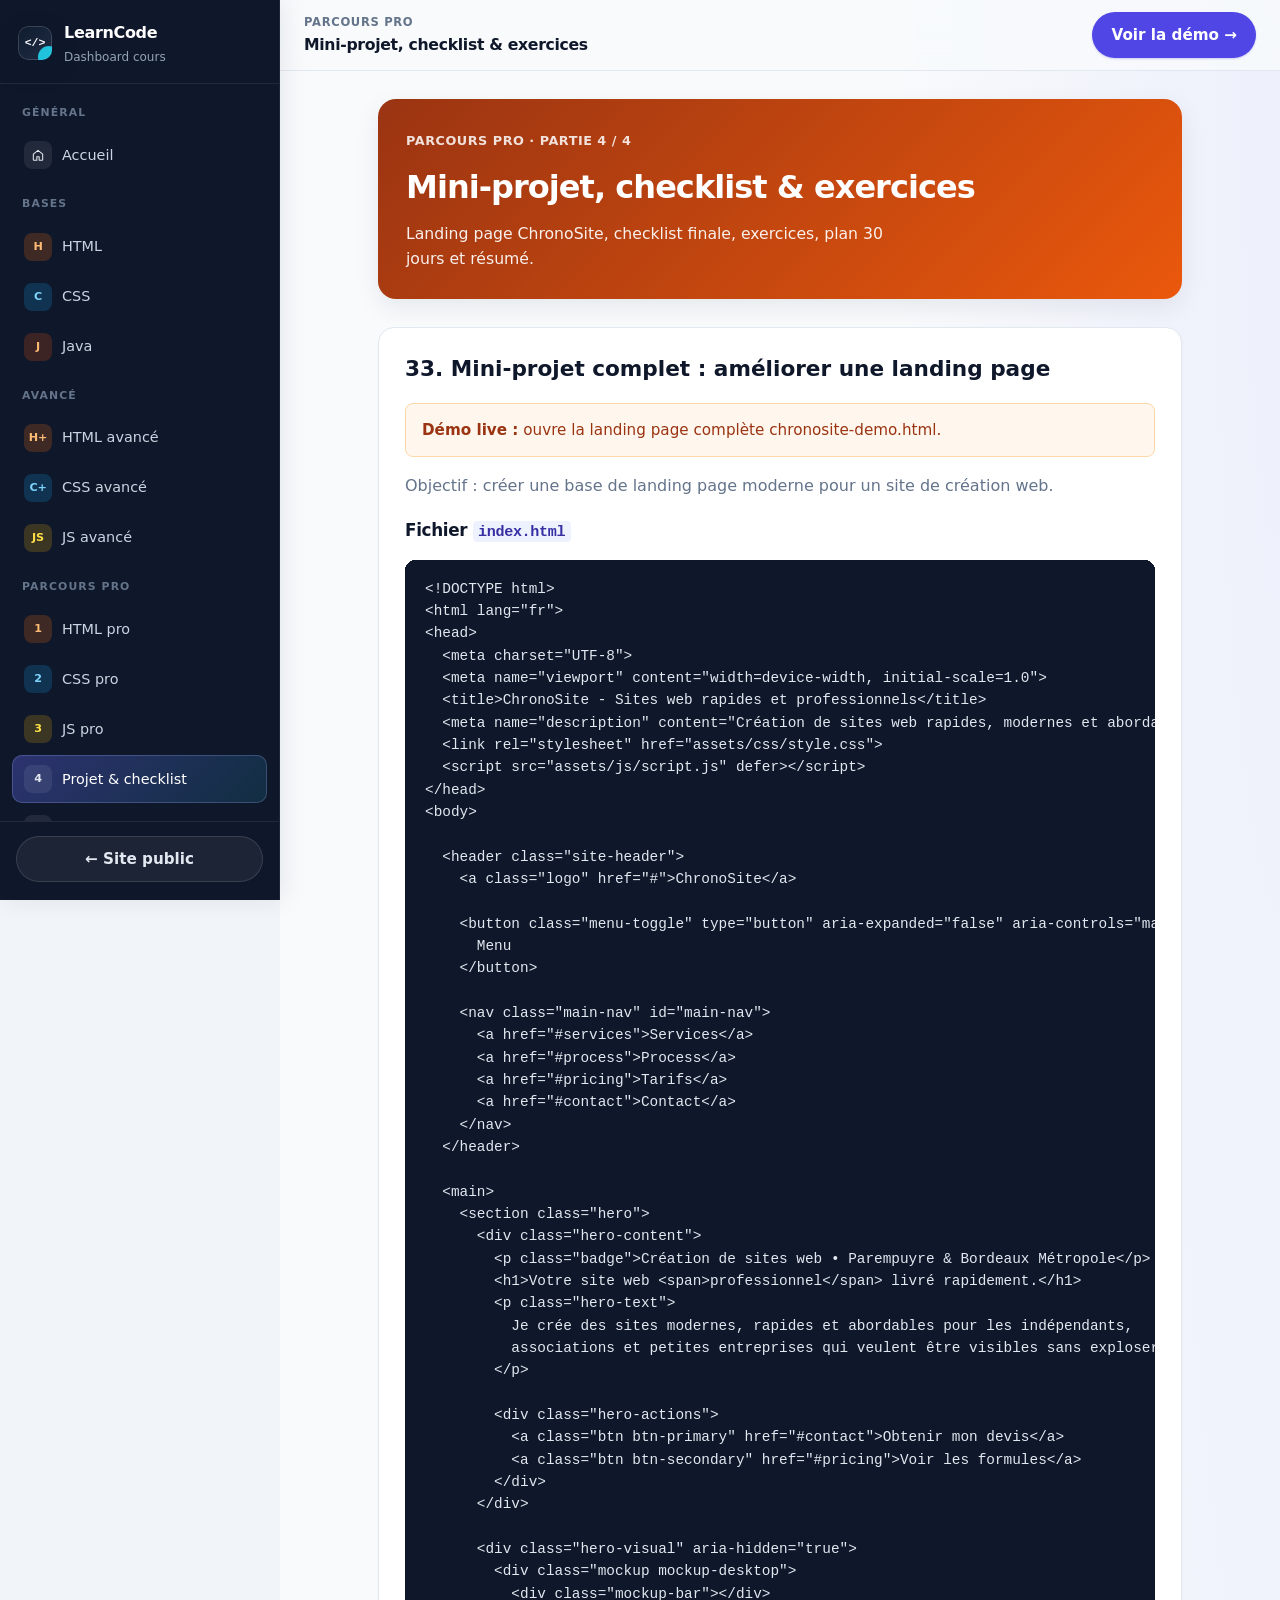
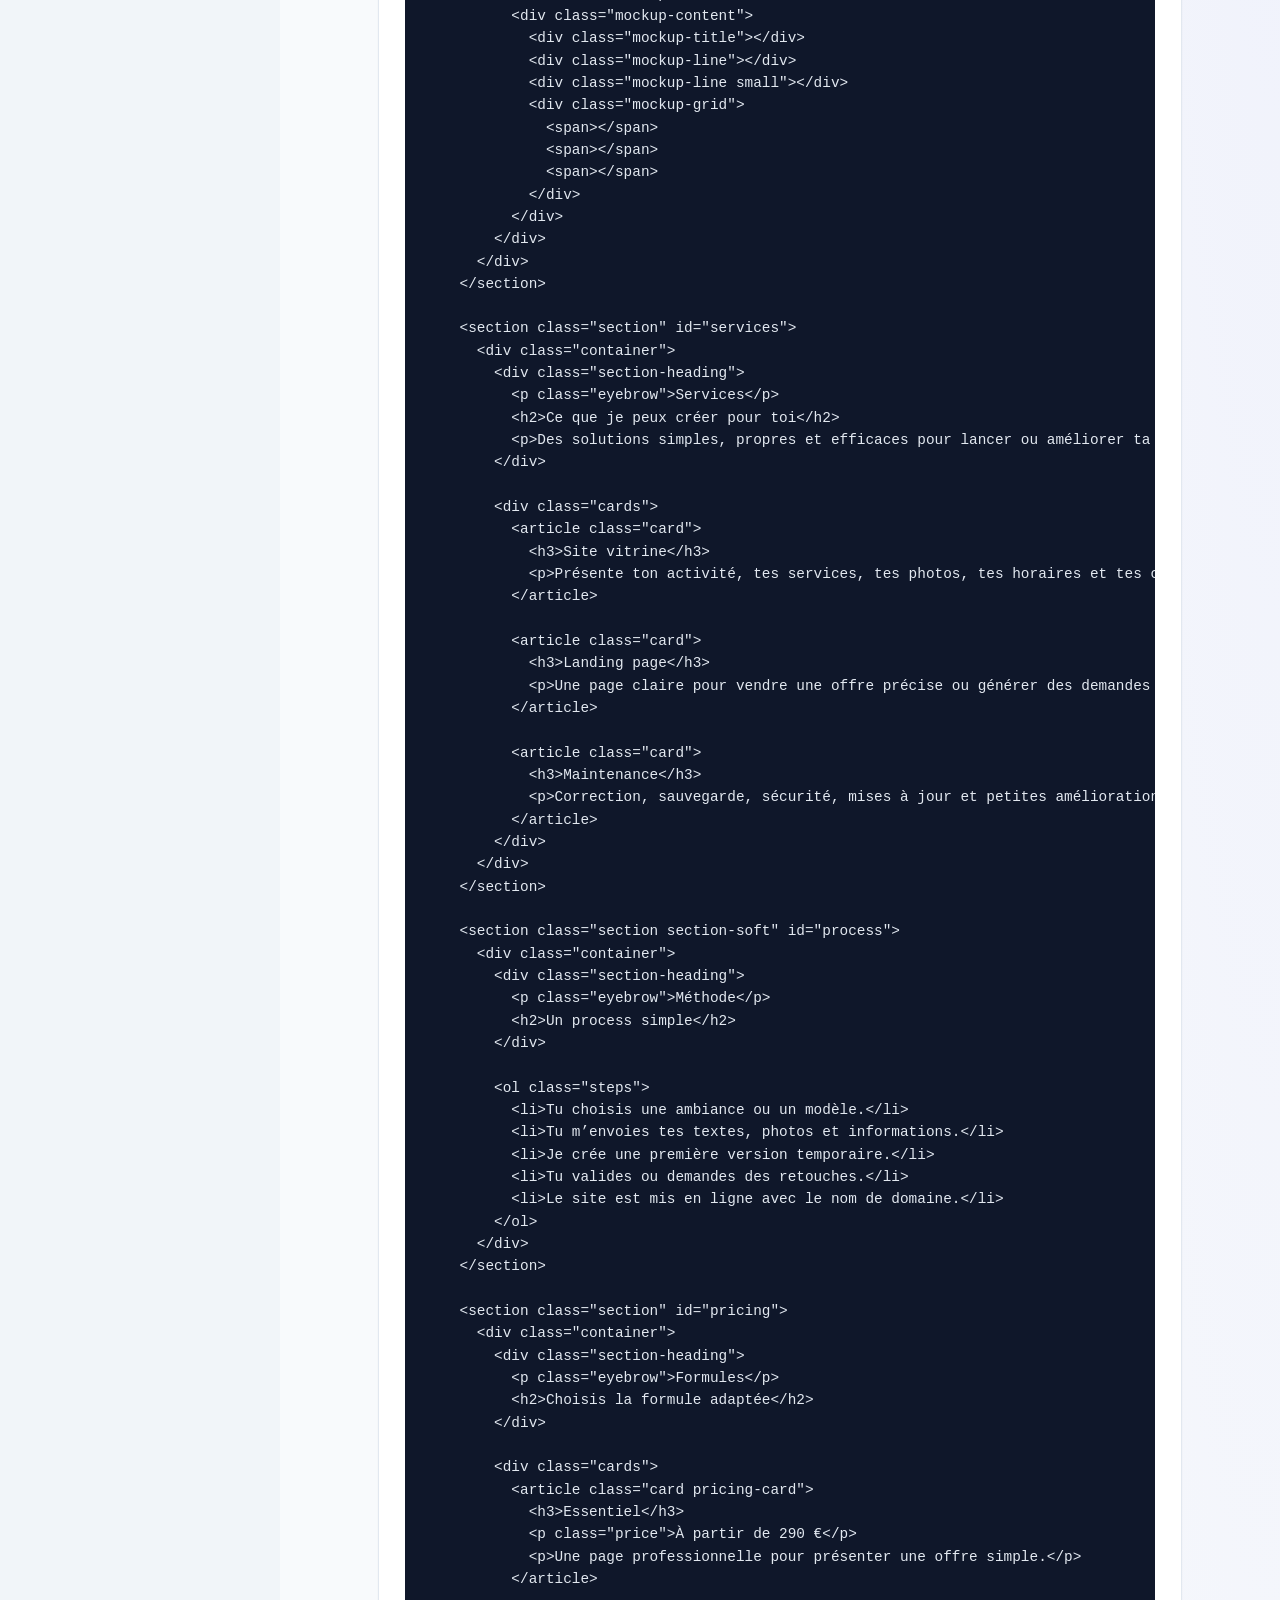
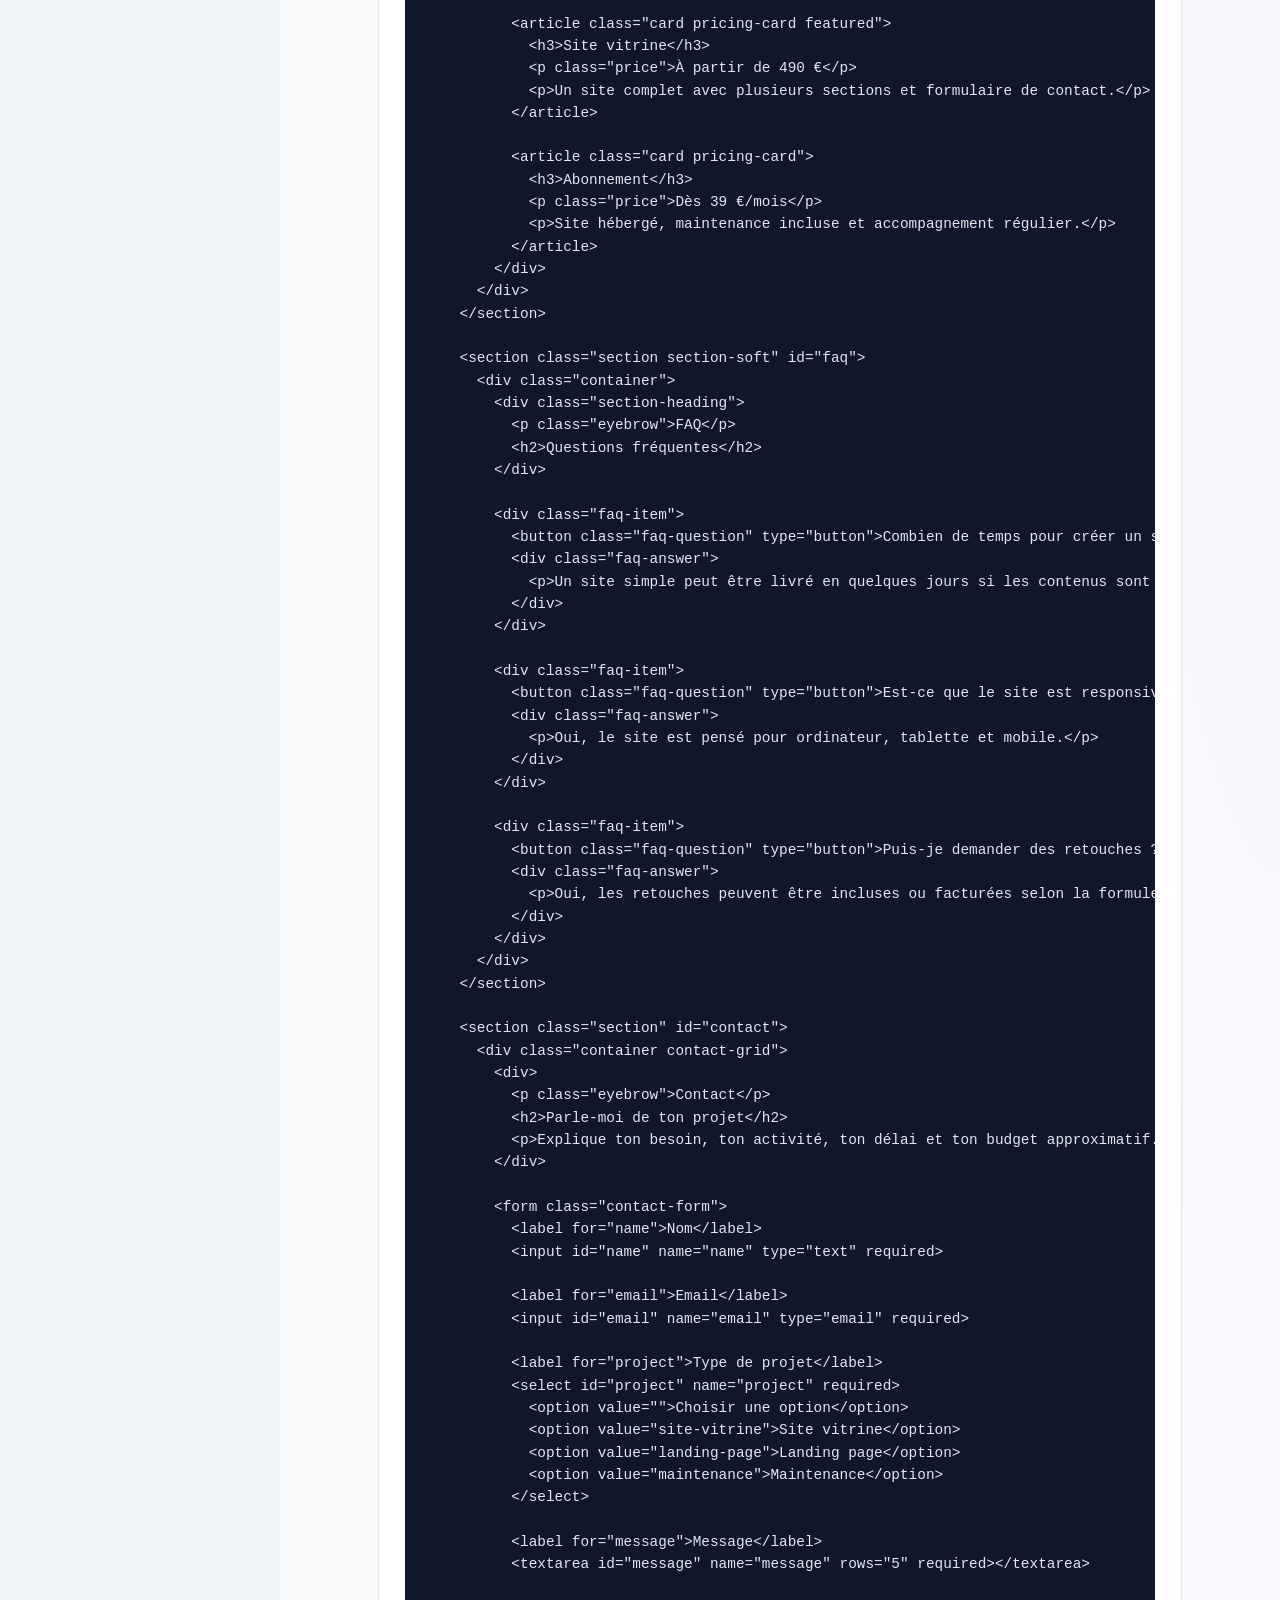
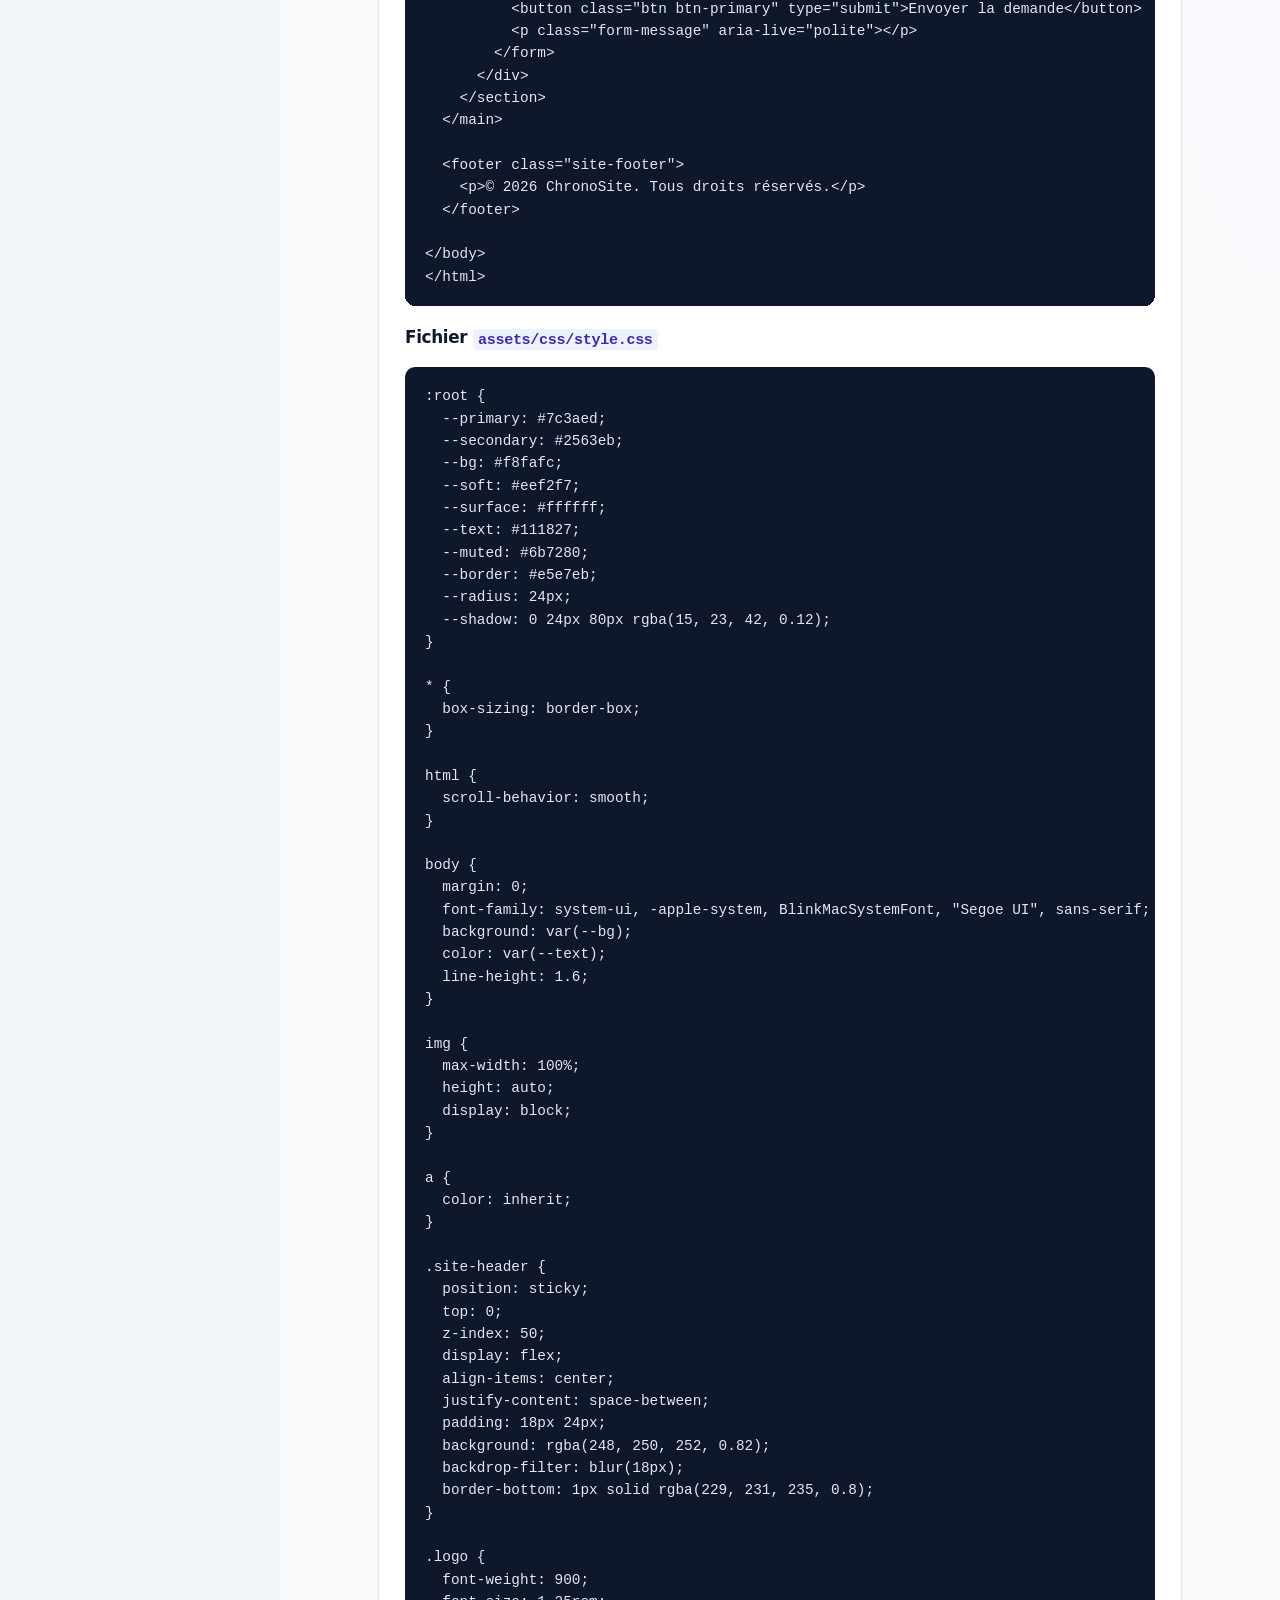
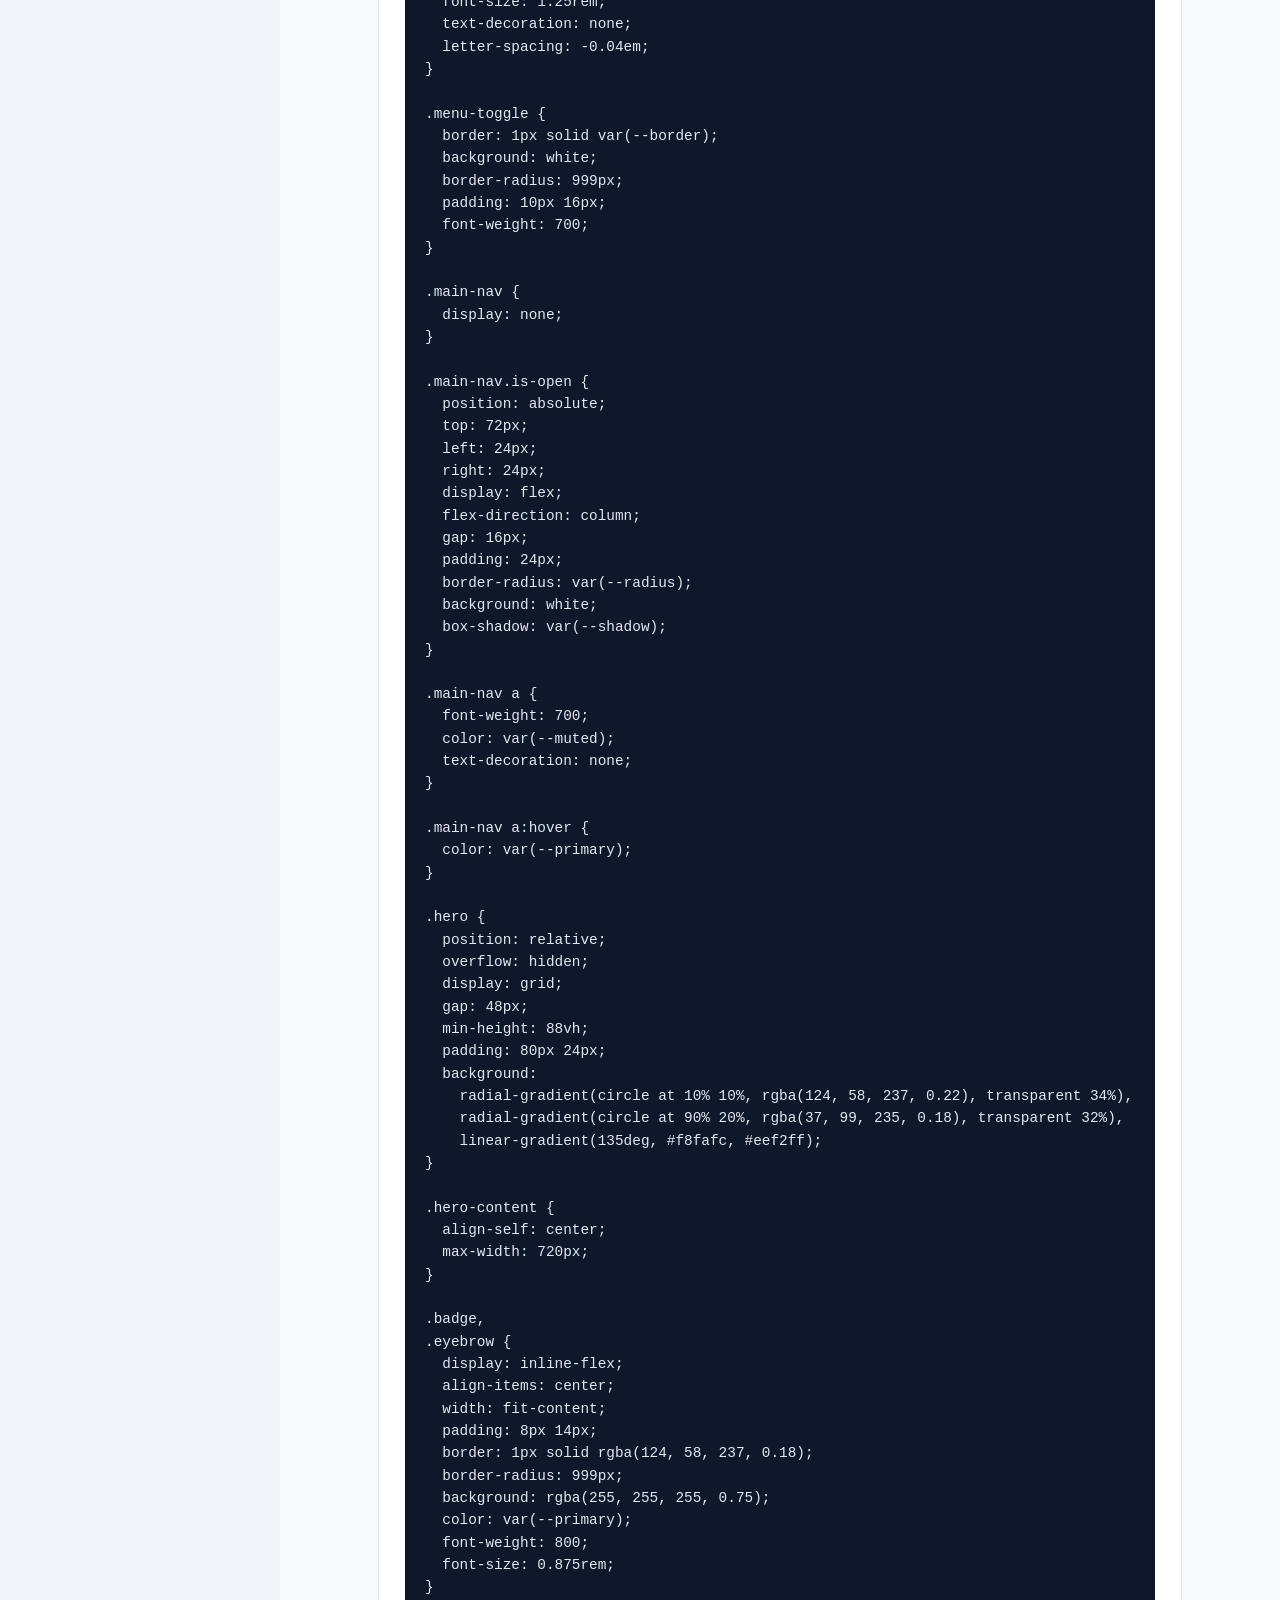
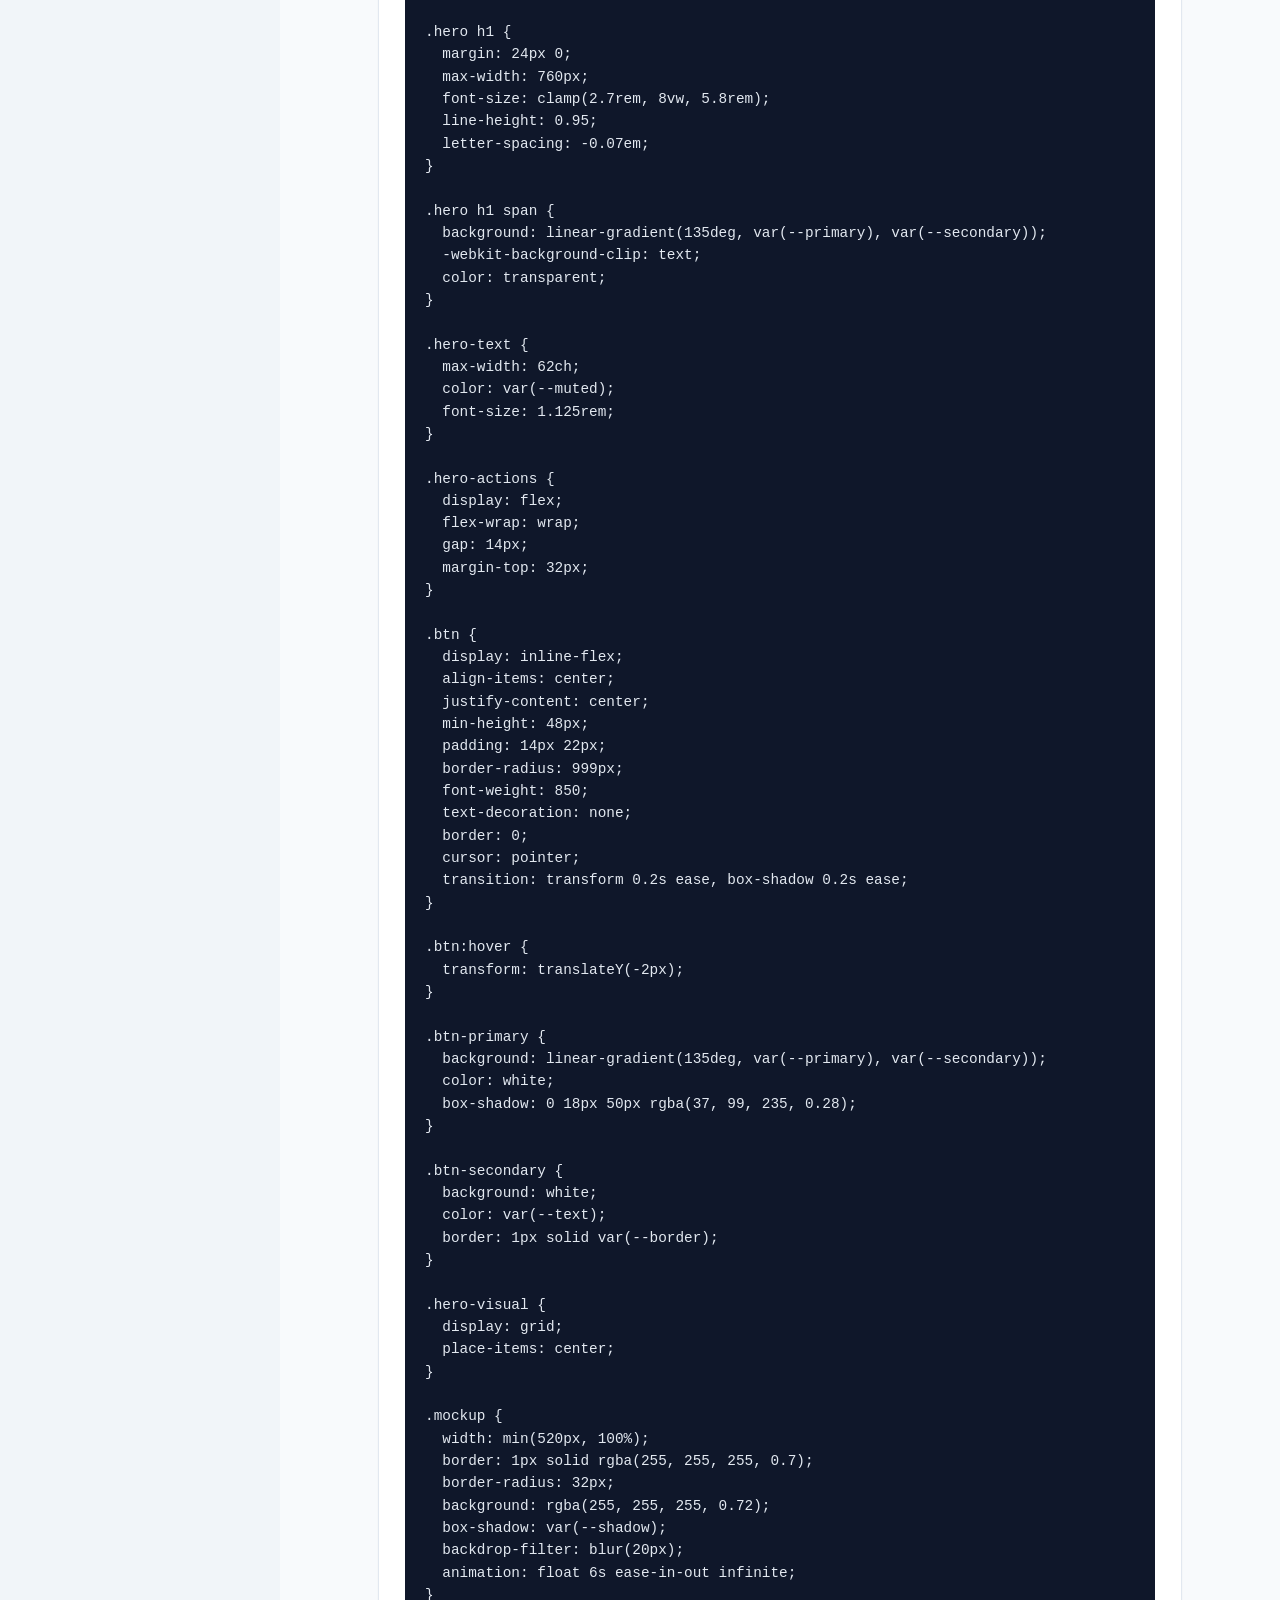
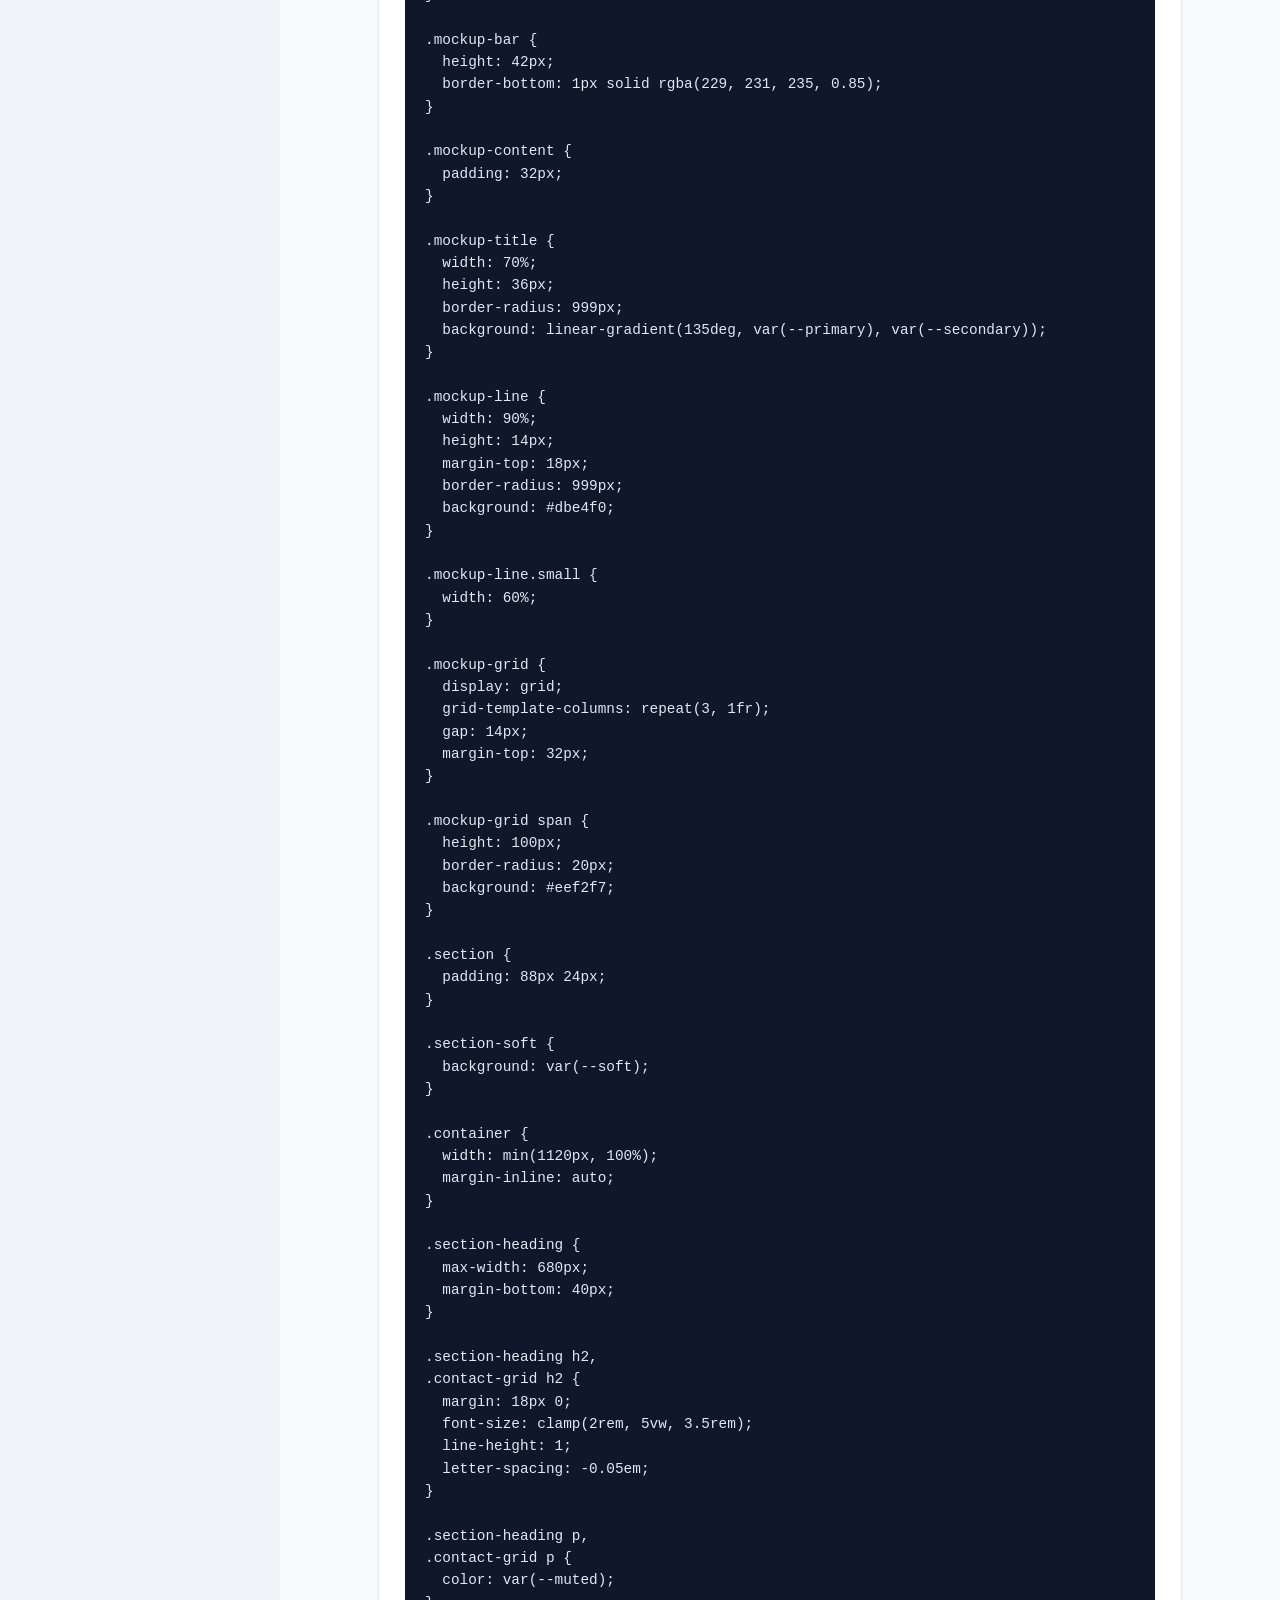
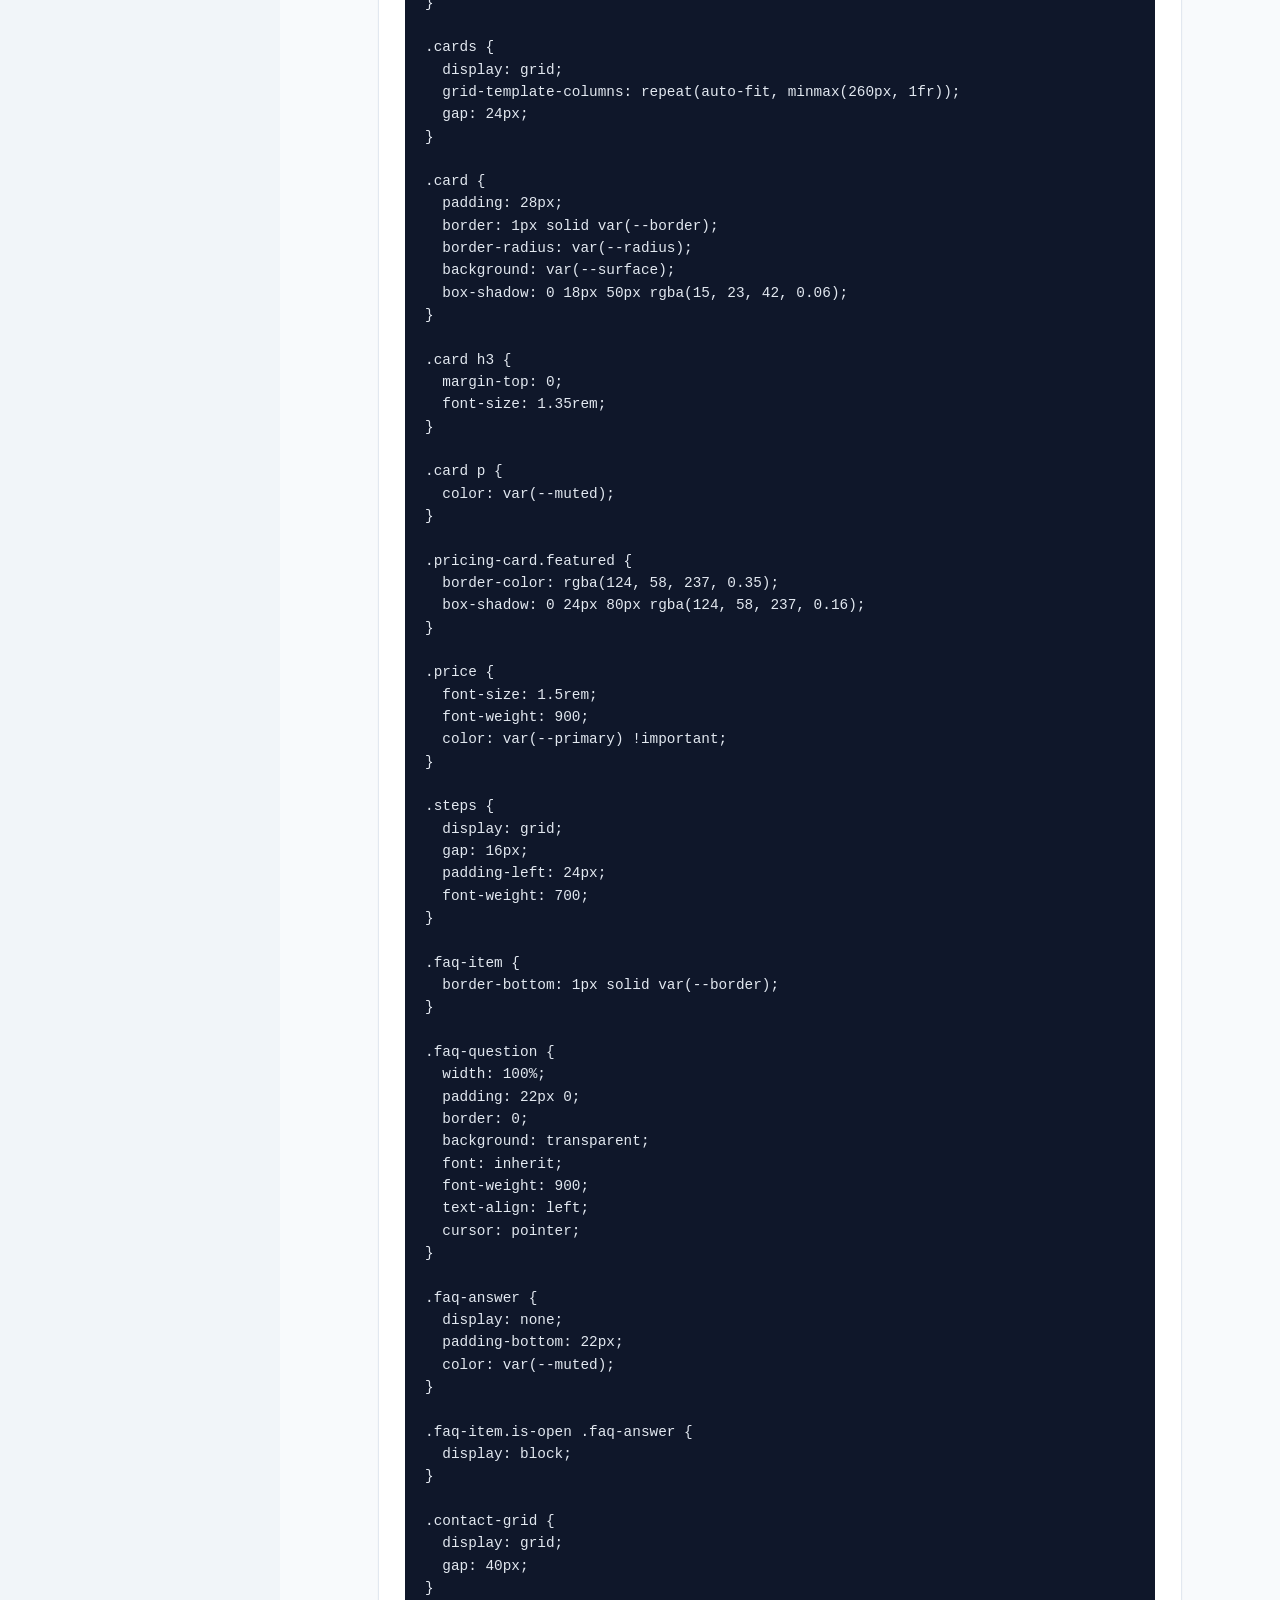
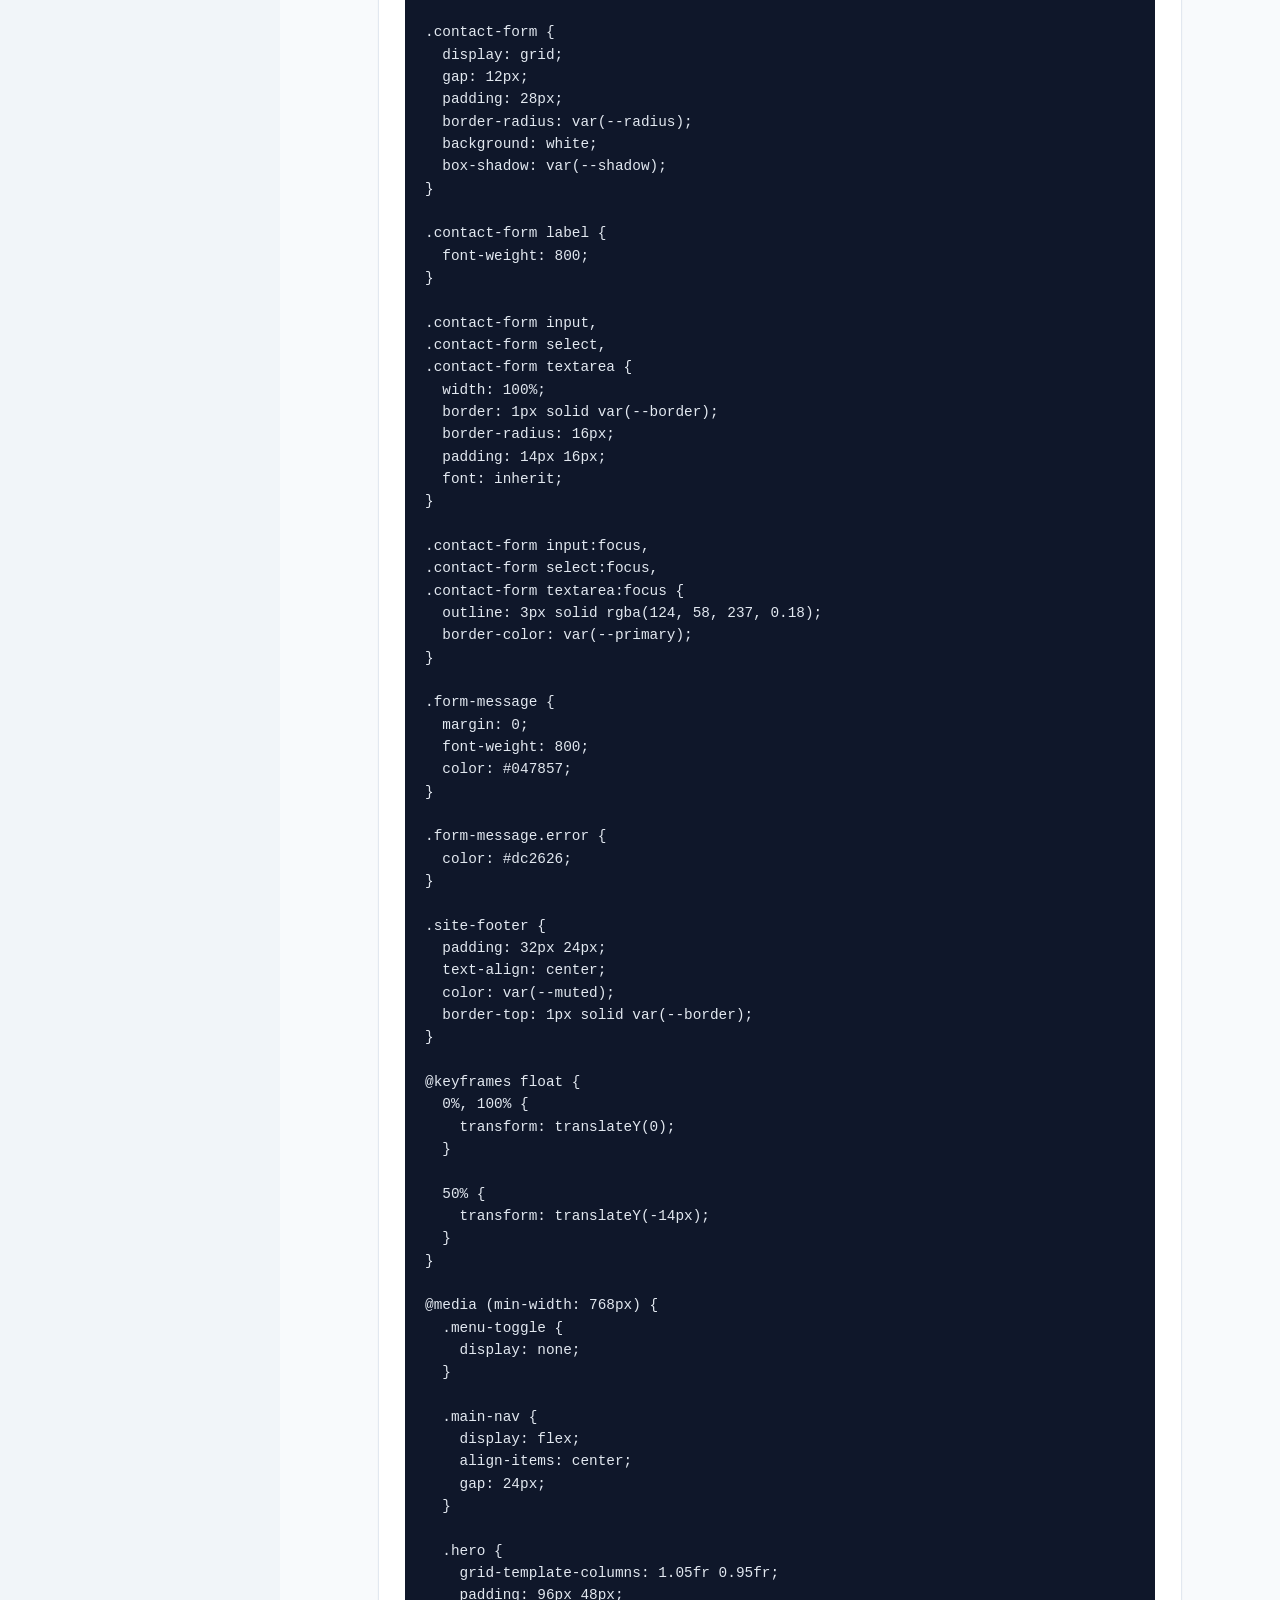
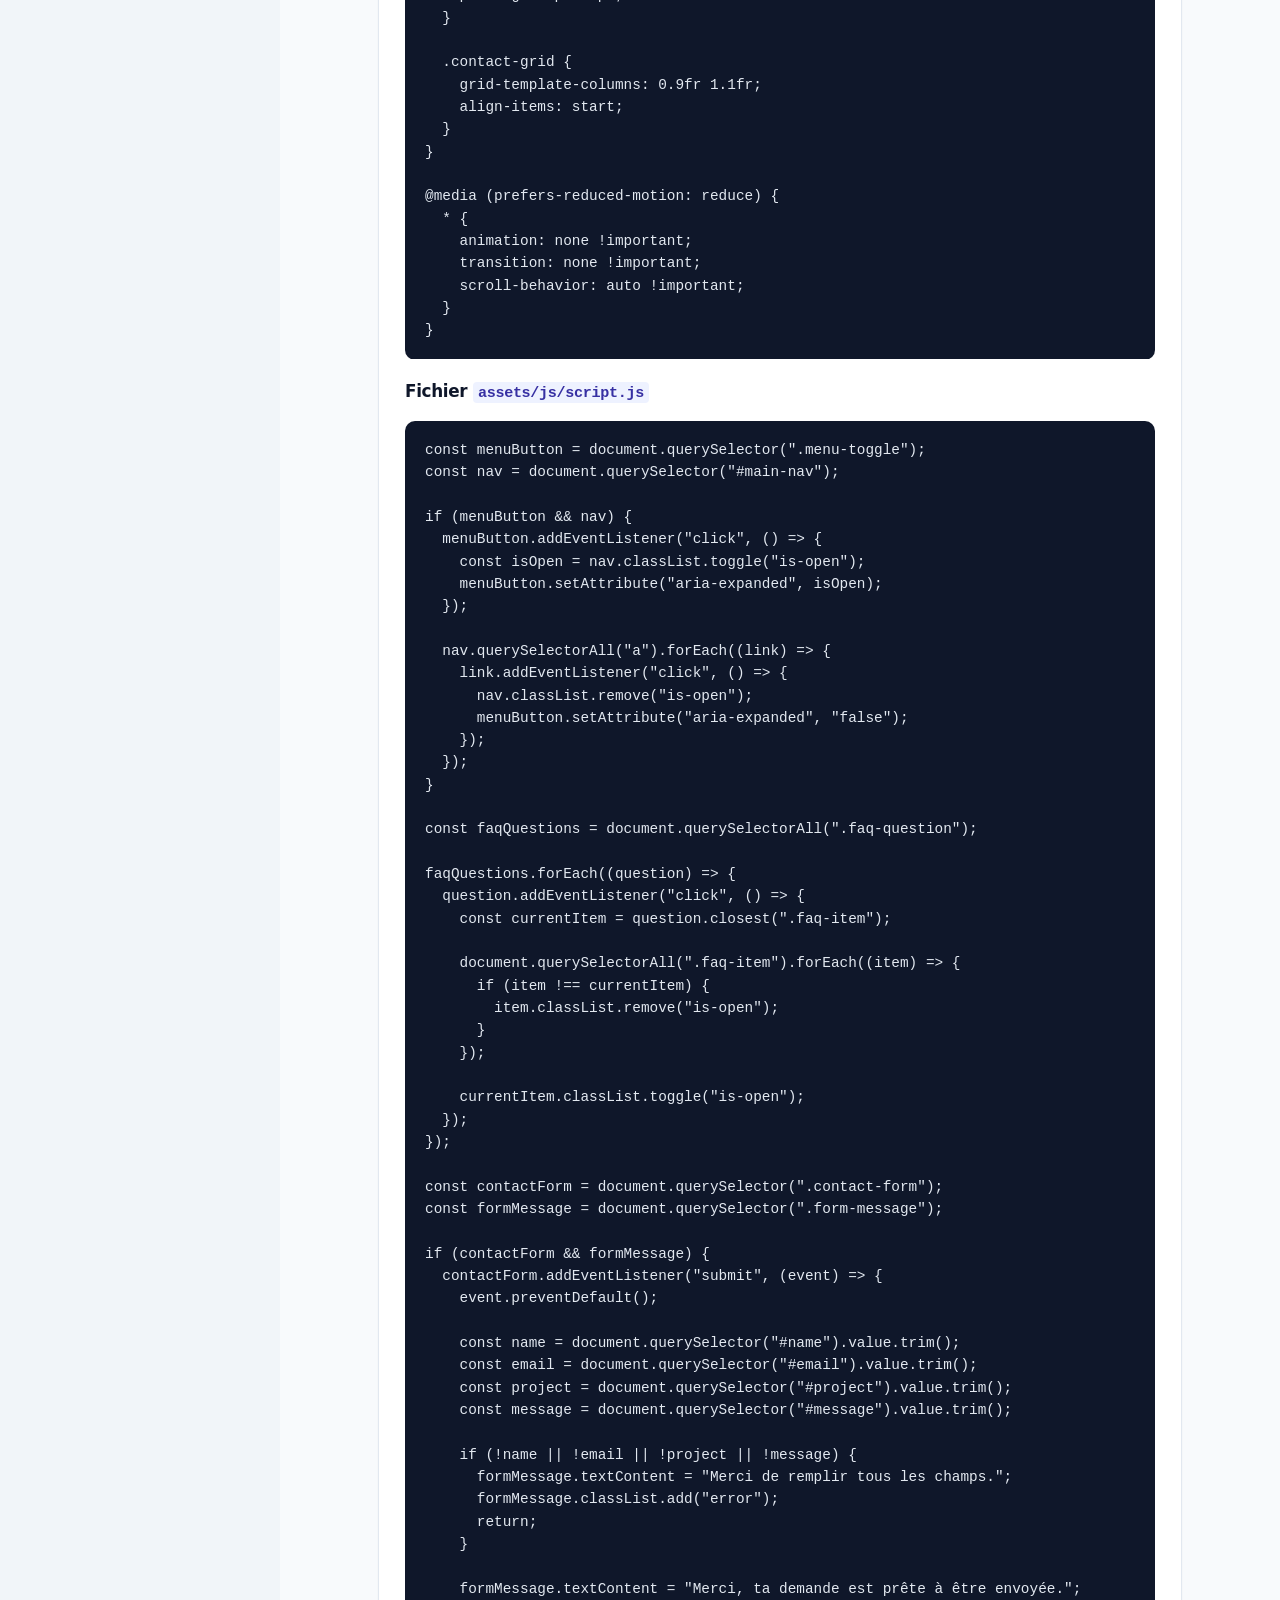
<file: cours-projet.html>
<!DOCTYPE html>
<html lang="fr">
<head>
    <meta charset="UTF-8">
    <meta name="viewport" content="width=device-width, initial-scale=1.0">
    <title>Mini-projet, checklist &amp; exercices — LearnCode</title>
    <meta name="description" content="Landing page ChronoSite, checklist finale, exercices, plan 30 jours et résumé.">
    <link rel="stylesheet" href="styles.css">
    <script src="dashboard.js" defer></script>
</head>
<body class="layout-dash">
    <div class="dash">
    <aside class="sidebar" id="sidebar" aria-label="Navigation dashboard">
        <div class="sidebar-brand">
            <a href="index.html" class="sidebar-logo">
                <span class="logo-mark" aria-hidden="true"></span>
                <span><strong>LearnCode</strong><small>Dashboard cours</small></span>
            </a>
            <button type="button" class="sidebar-close" id="sidebar-close" aria-label="Fermer le menu">
                <svg width="20" height="20" viewBox="0 0 24 24" fill="none" aria-hidden="true"><path d="M6 6l12 12M18 6L6 18" stroke="currentColor" stroke-width="2" stroke-linecap="round"/></svg>
            </button>
        </div>
        <nav class="sidebar-nav">
            <p class="sidebar-label">Général</p>
            <a href="index.html" class="sidebar-link"><span class="sidebar-ico" aria-hidden="true"><svg width="14" height="14" viewBox="0 0 24 24" fill="none"><path d="M4 10.5L12 4l8 6.5V20a1 1 0 0 1-1 1h-5v-6H10v6H5a1 1 0 0 1-1-1v-9.5z" stroke="currentColor" stroke-width="1.8" stroke-linejoin="round"/></svg></span> Accueil</a>
            <p class="sidebar-label">Bases</p>
            <a href="html.html" class="sidebar-link"><span class="sidebar-ico sidebar-ico-html" aria-hidden="true">H</span> HTML</a>
            <a href="css.html" class="sidebar-link"><span class="sidebar-ico sidebar-ico-css" aria-hidden="true">C</span> CSS</a>
            <a href="java.html" class="sidebar-link"><span class="sidebar-ico sidebar-ico-java" aria-hidden="true">J</span> Java</a>
            <p class="sidebar-label">Avancé</p>
            <a href="html-avance.html" class="sidebar-link"><span class="sidebar-ico sidebar-ico-html" aria-hidden="true">H+</span> HTML avancé</a>
            <a href="css-avance.html" class="sidebar-link"><span class="sidebar-ico sidebar-ico-css" aria-hidden="true">C+</span> CSS avancé</a>
            <a href="js-avance.html" class="sidebar-link"><span class="sidebar-ico sidebar-ico-js" aria-hidden="true">JS</span> JS avancé</a>
            <p class="sidebar-label">Parcours pro</p>
            <a href="cours-html-pro.html" class="sidebar-link"><span class="sidebar-ico sidebar-ico-html" aria-hidden="true">1</span> HTML pro</a>
            <a href="cours-css-pro.html" class="sidebar-link"><span class="sidebar-ico sidebar-ico-css" aria-hidden="true">2</span> CSS pro</a>
            <a href="cours-js-pro.html" class="sidebar-link"><span class="sidebar-ico sidebar-ico-js" aria-hidden="true">3</span> JS pro</a>
            <a href="cours-projet.html" class="sidebar-link is-active"><span class="sidebar-ico" aria-hidden="true">4</span> Projet &amp; checklist</a>
            <a href="chronosite-demo.html" class="sidebar-link"><span class="sidebar-ico" aria-hidden="true">▶</span> Démo ChronoSite</a>
            <p class="sidebar-label">Dans ce cours</p>
            <a href="#ch33" class="sidebar-link sidebar-link-sub">33. Mini-projet complet : améliorer une land…</a>
            <a href="#ch34" class="sidebar-link sidebar-link-sub">34. Checklist finale pour améliorer ton site</a>
            <a href="#ch35" class="sidebar-link sidebar-link-sub">35. Exercices pratiques</a>
            <a href="#ch36" class="sidebar-link sidebar-link-sub">36. Plan d’apprentissage conseillé sur 30 jo…</a>
            <a href="#ch37" class="sidebar-link sidebar-link-sub">37. Erreurs fréquentes à éviter</a>
            <a href="#ch38" class="sidebar-link sidebar-link-sub">38. Sources et documentation officielle utile</a>
            <a href="#ch39" class="sidebar-link sidebar-link-sub">39. Résumé final</a>
        </nav>
        <div class="sidebar-footer"><a href="index.html" class="btn btn-secondary btn-block">← Site public</a></div>
    </aside>
        <div class="dash-main">
            <header class="dash-topbar">
                <button type="button" class="sidebar-toggle" id="sidebar-toggle" aria-label="Ouvrir le menu" aria-controls="sidebar" aria-expanded="false">
                    <svg width="22" height="22" viewBox="0 0 24 24" fill="none" aria-hidden="true"><path d="M4 7h16M4 12h16M4 17h16" stroke="currentColor" stroke-width="2" stroke-linecap="round"/></svg>
                </button>
                <div class="dash-topbar-meta">
                    <span class="dash-crumb">Parcours pro</span>
                    <strong>Mini-projet, checklist &amp; exercices</strong>
                </div>
                <div class="dash-topbar-actions">
                    <a href="chronosite-demo.html" class="btn btn-primary">Voir la démo →</a>
                </div>
            </header>
            <main class="dash-content">
                <section class="course-hero dash-hero course-hero-java">
                    <p class="badge">Parcours pro · Partie 4 / 4</p>
                    <h1>Mini-projet, checklist &amp; exercices</h1>
                    <p>Landing page ChronoSite, checklist finale, exercices, plan 30 jours et résumé.</p>
                </section>
                <div class="course dash-course">
                <article class="lesson" id="ch33">
                    <h2>33. Mini-projet complet : améliorer une landing page</h2>
<div class="note" style="margin-bottom:16px"><strong>Démo live :</strong> ouvre la landing page complète <a href="chronosite-demo.html">chronosite-demo.html</a>.</div>
<p>Objectif : créer une base de landing page moderne pour un site de création web.</p>
<h3>Fichier <code>index.html</code></h3>
<pre><code class="lang-html">&lt;!DOCTYPE html&gt;
&lt;html lang=&quot;fr&quot;&gt;
&lt;head&gt;
  &lt;meta charset=&quot;UTF-8&quot;&gt;
  &lt;meta name=&quot;viewport&quot; content=&quot;width=device-width, initial-scale=1.0&quot;&gt;
  &lt;title&gt;ChronoSite - Sites web rapides et professionnels&lt;/title&gt;
  &lt;meta name=&quot;description&quot; content=&quot;Création de sites web rapides, modernes et abordables à Parempuyre et Bordeaux Métropole.&quot;&gt;
  &lt;link rel=&quot;stylesheet&quot; href=&quot;assets/css/style.css&quot;&gt;
  &lt;script src=&quot;assets/js/script.js&quot; defer&gt;&lt;/script&gt;
&lt;/head&gt;
&lt;body&gt;

  &lt;header class=&quot;site-header&quot;&gt;
    &lt;a class=&quot;logo&quot; href=&quot;#&quot;&gt;ChronoSite&lt;/a&gt;

    &lt;button class=&quot;menu-toggle&quot; type=&quot;button&quot; aria-expanded=&quot;false&quot; aria-controls=&quot;main-nav&quot;&gt;
      Menu
    &lt;/button&gt;

    &lt;nav class=&quot;main-nav&quot; id=&quot;main-nav&quot;&gt;
      &lt;a href=&quot;#services&quot;&gt;Services&lt;/a&gt;
      &lt;a href=&quot;#process&quot;&gt;Process&lt;/a&gt;
      &lt;a href=&quot;#pricing&quot;&gt;Tarifs&lt;/a&gt;
      &lt;a href=&quot;#contact&quot;&gt;Contact&lt;/a&gt;
    &lt;/nav&gt;
  &lt;/header&gt;

  &lt;main&gt;
    &lt;section class=&quot;hero&quot;&gt;
      &lt;div class=&quot;hero-content&quot;&gt;
        &lt;p class=&quot;badge&quot;&gt;Création de sites web • Parempuyre &amp; Bordeaux Métropole&lt;/p&gt;
        &lt;h1&gt;Votre site web &lt;span&gt;professionnel&lt;/span&gt; livré rapidement.&lt;/h1&gt;
        &lt;p class=&quot;hero-text&quot;&gt;
          Je crée des sites modernes, rapides et abordables pour les indépendants,
          associations et petites entreprises qui veulent être visibles sans exploser leur budget.
        &lt;/p&gt;

        &lt;div class=&quot;hero-actions&quot;&gt;
          &lt;a class=&quot;btn btn-primary&quot; href=&quot;#contact&quot;&gt;Obtenir mon devis&lt;/a&gt;
          &lt;a class=&quot;btn btn-secondary&quot; href=&quot;#pricing&quot;&gt;Voir les formules&lt;/a&gt;
        &lt;/div&gt;
      &lt;/div&gt;

      &lt;div class=&quot;hero-visual&quot; aria-hidden=&quot;true&quot;&gt;
        &lt;div class=&quot;mockup mockup-desktop&quot;&gt;
          &lt;div class=&quot;mockup-bar&quot;&gt;&lt;/div&gt;
          &lt;div class=&quot;mockup-content&quot;&gt;
            &lt;div class=&quot;mockup-title&quot;&gt;&lt;/div&gt;
            &lt;div class=&quot;mockup-line&quot;&gt;&lt;/div&gt;
            &lt;div class=&quot;mockup-line small&quot;&gt;&lt;/div&gt;
            &lt;div class=&quot;mockup-grid&quot;&gt;
              &lt;span&gt;&lt;/span&gt;
              &lt;span&gt;&lt;/span&gt;
              &lt;span&gt;&lt;/span&gt;
            &lt;/div&gt;
          &lt;/div&gt;
        &lt;/div&gt;
      &lt;/div&gt;
    &lt;/section&gt;

    &lt;section class=&quot;section&quot; id=&quot;services&quot;&gt;
      &lt;div class=&quot;container&quot;&gt;
        &lt;div class=&quot;section-heading&quot;&gt;
          &lt;p class=&quot;eyebrow&quot;&gt;Services&lt;/p&gt;
          &lt;h2&gt;Ce que je peux créer pour toi&lt;/h2&gt;
          &lt;p&gt;Des solutions simples, propres et efficaces pour lancer ou améliorer ta présence en ligne.&lt;/p&gt;
        &lt;/div&gt;

        &lt;div class=&quot;cards&quot;&gt;
          &lt;article class=&quot;card&quot;&gt;
            &lt;h3&gt;Site vitrine&lt;/h3&gt;
            &lt;p&gt;Présente ton activité, tes services, tes photos, tes horaires et tes contacts.&lt;/p&gt;
          &lt;/article&gt;

          &lt;article class=&quot;card&quot;&gt;
            &lt;h3&gt;Landing page&lt;/h3&gt;
            &lt;p&gt;Une page claire pour vendre une offre précise ou générer des demandes de devis.&lt;/p&gt;
          &lt;/article&gt;

          &lt;article class=&quot;card&quot;&gt;
            &lt;h3&gt;Maintenance&lt;/h3&gt;
            &lt;p&gt;Correction, sauvegarde, sécurité, mises à jour et petites améliorations.&lt;/p&gt;
          &lt;/article&gt;
        &lt;/div&gt;
      &lt;/div&gt;
    &lt;/section&gt;

    &lt;section class=&quot;section section-soft&quot; id=&quot;process&quot;&gt;
      &lt;div class=&quot;container&quot;&gt;
        &lt;div class=&quot;section-heading&quot;&gt;
          &lt;p class=&quot;eyebrow&quot;&gt;Méthode&lt;/p&gt;
          &lt;h2&gt;Un process simple&lt;/h2&gt;
        &lt;/div&gt;

        &lt;ol class=&quot;steps&quot;&gt;
          &lt;li&gt;Tu choisis une ambiance ou un modèle.&lt;/li&gt;
          &lt;li&gt;Tu m’envoies tes textes, photos et informations.&lt;/li&gt;
          &lt;li&gt;Je crée une première version temporaire.&lt;/li&gt;
          &lt;li&gt;Tu valides ou demandes des retouches.&lt;/li&gt;
          &lt;li&gt;Le site est mis en ligne avec le nom de domaine.&lt;/li&gt;
        &lt;/ol&gt;
      &lt;/div&gt;
    &lt;/section&gt;

    &lt;section class=&quot;section&quot; id=&quot;pricing&quot;&gt;
      &lt;div class=&quot;container&quot;&gt;
        &lt;div class=&quot;section-heading&quot;&gt;
          &lt;p class=&quot;eyebrow&quot;&gt;Formules&lt;/p&gt;
          &lt;h2&gt;Choisis la formule adaptée&lt;/h2&gt;
        &lt;/div&gt;

        &lt;div class=&quot;cards&quot;&gt;
          &lt;article class=&quot;card pricing-card&quot;&gt;
            &lt;h3&gt;Essentiel&lt;/h3&gt;
            &lt;p class=&quot;price&quot;&gt;À partir de 290 €&lt;/p&gt;
            &lt;p&gt;Une page professionnelle pour présenter une offre simple.&lt;/p&gt;
          &lt;/article&gt;

          &lt;article class=&quot;card pricing-card featured&quot;&gt;
            &lt;h3&gt;Site vitrine&lt;/h3&gt;
            &lt;p class=&quot;price&quot;&gt;À partir de 490 €&lt;/p&gt;
            &lt;p&gt;Un site complet avec plusieurs sections et formulaire de contact.&lt;/p&gt;
          &lt;/article&gt;

          &lt;article class=&quot;card pricing-card&quot;&gt;
            &lt;h3&gt;Abonnement&lt;/h3&gt;
            &lt;p class=&quot;price&quot;&gt;Dès 39 €/mois&lt;/p&gt;
            &lt;p&gt;Site hébergé, maintenance incluse et accompagnement régulier.&lt;/p&gt;
          &lt;/article&gt;
        &lt;/div&gt;
      &lt;/div&gt;
    &lt;/section&gt;

    &lt;section class=&quot;section section-soft&quot; id=&quot;faq&quot;&gt;
      &lt;div class=&quot;container&quot;&gt;
        &lt;div class=&quot;section-heading&quot;&gt;
          &lt;p class=&quot;eyebrow&quot;&gt;FAQ&lt;/p&gt;
          &lt;h2&gt;Questions fréquentes&lt;/h2&gt;
        &lt;/div&gt;

        &lt;div class=&quot;faq-item&quot;&gt;
          &lt;button class=&quot;faq-question&quot; type=&quot;button&quot;&gt;Combien de temps pour créer un site ?&lt;/button&gt;
          &lt;div class=&quot;faq-answer&quot;&gt;
            &lt;p&gt;Un site simple peut être livré en quelques jours si les contenus sont prêts.&lt;/p&gt;
          &lt;/div&gt;
        &lt;/div&gt;

        &lt;div class=&quot;faq-item&quot;&gt;
          &lt;button class=&quot;faq-question&quot; type=&quot;button&quot;&gt;Est-ce que le site est responsive ?&lt;/button&gt;
          &lt;div class=&quot;faq-answer&quot;&gt;
            &lt;p&gt;Oui, le site est pensé pour ordinateur, tablette et mobile.&lt;/p&gt;
          &lt;/div&gt;
        &lt;/div&gt;

        &lt;div class=&quot;faq-item&quot;&gt;
          &lt;button class=&quot;faq-question&quot; type=&quot;button&quot;&gt;Puis-je demander des retouches ?&lt;/button&gt;
          &lt;div class=&quot;faq-answer&quot;&gt;
            &lt;p&gt;Oui, les retouches peuvent être incluses ou facturées selon la formule.&lt;/p&gt;
          &lt;/div&gt;
        &lt;/div&gt;
      &lt;/div&gt;
    &lt;/section&gt;

    &lt;section class=&quot;section&quot; id=&quot;contact&quot;&gt;
      &lt;div class=&quot;container contact-grid&quot;&gt;
        &lt;div&gt;
          &lt;p class=&quot;eyebrow&quot;&gt;Contact&lt;/p&gt;
          &lt;h2&gt;Parle-moi de ton projet&lt;/h2&gt;
          &lt;p&gt;Explique ton besoin, ton activité, ton délai et ton budget approximatif.&lt;/p&gt;
        &lt;/div&gt;

        &lt;form class=&quot;contact-form&quot;&gt;
          &lt;label for=&quot;name&quot;&gt;Nom&lt;/label&gt;
          &lt;input id=&quot;name&quot; name=&quot;name&quot; type=&quot;text&quot; required&gt;

          &lt;label for=&quot;email&quot;&gt;Email&lt;/label&gt;
          &lt;input id=&quot;email&quot; name=&quot;email&quot; type=&quot;email&quot; required&gt;

          &lt;label for=&quot;project&quot;&gt;Type de projet&lt;/label&gt;
          &lt;select id=&quot;project&quot; name=&quot;project&quot; required&gt;
            &lt;option value=&quot;&quot;&gt;Choisir une option&lt;/option&gt;
            &lt;option value=&quot;site-vitrine&quot;&gt;Site vitrine&lt;/option&gt;
            &lt;option value=&quot;landing-page&quot;&gt;Landing page&lt;/option&gt;
            &lt;option value=&quot;maintenance&quot;&gt;Maintenance&lt;/option&gt;
          &lt;/select&gt;

          &lt;label for=&quot;message&quot;&gt;Message&lt;/label&gt;
          &lt;textarea id=&quot;message&quot; name=&quot;message&quot; rows=&quot;5&quot; required&gt;&lt;/textarea&gt;

          &lt;button class=&quot;btn btn-primary&quot; type=&quot;submit&quot;&gt;Envoyer la demande&lt;/button&gt;
          &lt;p class=&quot;form-message&quot; aria-live=&quot;polite&quot;&gt;&lt;/p&gt;
        &lt;/form&gt;
      &lt;/div&gt;
    &lt;/section&gt;
  &lt;/main&gt;

  &lt;footer class=&quot;site-footer&quot;&gt;
    &lt;p&gt;© 2026 ChronoSite. Tous droits réservés.&lt;/p&gt;
  &lt;/footer&gt;

&lt;/body&gt;
&lt;/html&gt;</code></pre>
<h3>Fichier <code>assets/css/style.css</code></h3>
<pre><code class="lang-css">:root {
  --primary: #7c3aed;
  --secondary: #2563eb;
  --bg: #f8fafc;
  --soft: #eef2f7;
  --surface: #ffffff;
  --text: #111827;
  --muted: #6b7280;
  --border: #e5e7eb;
  --radius: 24px;
  --shadow: 0 24px 80px rgba(15, 23, 42, 0.12);
}

* {
  box-sizing: border-box;
}

html {
  scroll-behavior: smooth;
}

body {
  margin: 0;
  font-family: system-ui, -apple-system, BlinkMacSystemFont, &quot;Segoe UI&quot;, sans-serif;
  background: var(--bg);
  color: var(--text);
  line-height: 1.6;
}

img {
  max-width: 100%;
  height: auto;
  display: block;
}

a {
  color: inherit;
}

.site-header {
  position: sticky;
  top: 0;
  z-index: 50;
  display: flex;
  align-items: center;
  justify-content: space-between;
  padding: 18px 24px;
  background: rgba(248, 250, 252, 0.82);
  backdrop-filter: blur(18px);
  border-bottom: 1px solid rgba(229, 231, 235, 0.8);
}

.logo {
  font-weight: 900;
  font-size: 1.25rem;
  text-decoration: none;
  letter-spacing: -0.04em;
}

.menu-toggle {
  border: 1px solid var(--border);
  background: white;
  border-radius: 999px;
  padding: 10px 16px;
  font-weight: 700;
}

.main-nav {
  display: none;
}

.main-nav.is-open {
  position: absolute;
  top: 72px;
  left: 24px;
  right: 24px;
  display: flex;
  flex-direction: column;
  gap: 16px;
  padding: 24px;
  border-radius: var(--radius);
  background: white;
  box-shadow: var(--shadow);
}

.main-nav a {
  font-weight: 700;
  color: var(--muted);
  text-decoration: none;
}

.main-nav a:hover {
  color: var(--primary);
}

.hero {
  position: relative;
  overflow: hidden;
  display: grid;
  gap: 48px;
  min-height: 88vh;
  padding: 80px 24px;
  background:
    radial-gradient(circle at 10% 10%, rgba(124, 58, 237, 0.22), transparent 34%),
    radial-gradient(circle at 90% 20%, rgba(37, 99, 235, 0.18), transparent 32%),
    linear-gradient(135deg, #f8fafc, #eef2ff);
}

.hero-content {
  align-self: center;
  max-width: 720px;
}

.badge,
.eyebrow {
  display: inline-flex;
  align-items: center;
  width: fit-content;
  padding: 8px 14px;
  border: 1px solid rgba(124, 58, 237, 0.18);
  border-radius: 999px;
  background: rgba(255, 255, 255, 0.75);
  color: var(--primary);
  font-weight: 800;
  font-size: 0.875rem;
}

.hero h1 {
  margin: 24px 0;
  max-width: 760px;
  font-size: clamp(2.7rem, 8vw, 5.8rem);
  line-height: 0.95;
  letter-spacing: -0.07em;
}

.hero h1 span {
  background: linear-gradient(135deg, var(--primary), var(--secondary));
  -webkit-background-clip: text;
  color: transparent;
}

.hero-text {
  max-width: 62ch;
  color: var(--muted);
  font-size: 1.125rem;
}

.hero-actions {
  display: flex;
  flex-wrap: wrap;
  gap: 14px;
  margin-top: 32px;
}

.btn {
  display: inline-flex;
  align-items: center;
  justify-content: center;
  min-height: 48px;
  padding: 14px 22px;
  border-radius: 999px;
  font-weight: 850;
  text-decoration: none;
  border: 0;
  cursor: pointer;
  transition: transform 0.2s ease, box-shadow 0.2s ease;
}

.btn:hover {
  transform: translateY(-2px);
}

.btn-primary {
  background: linear-gradient(135deg, var(--primary), var(--secondary));
  color: white;
  box-shadow: 0 18px 50px rgba(37, 99, 235, 0.28);
}

.btn-secondary {
  background: white;
  color: var(--text);
  border: 1px solid var(--border);
}

.hero-visual {
  display: grid;
  place-items: center;
}

.mockup {
  width: min(520px, 100%);
  border: 1px solid rgba(255, 255, 255, 0.7);
  border-radius: 32px;
  background: rgba(255, 255, 255, 0.72);
  box-shadow: var(--shadow);
  backdrop-filter: blur(20px);
  animation: float 6s ease-in-out infinite;
}

.mockup-bar {
  height: 42px;
  border-bottom: 1px solid rgba(229, 231, 235, 0.85);
}

.mockup-content {
  padding: 32px;
}

.mockup-title {
  width: 70%;
  height: 36px;
  border-radius: 999px;
  background: linear-gradient(135deg, var(--primary), var(--secondary));
}

.mockup-line {
  width: 90%;
  height: 14px;
  margin-top: 18px;
  border-radius: 999px;
  background: #dbe4f0;
}

.mockup-line.small {
  width: 60%;
}

.mockup-grid {
  display: grid;
  grid-template-columns: repeat(3, 1fr);
  gap: 14px;
  margin-top: 32px;
}

.mockup-grid span {
  height: 100px;
  border-radius: 20px;
  background: #eef2f7;
}

.section {
  padding: 88px 24px;
}

.section-soft {
  background: var(--soft);
}

.container {
  width: min(1120px, 100%);
  margin-inline: auto;
}

.section-heading {
  max-width: 680px;
  margin-bottom: 40px;
}

.section-heading h2,
.contact-grid h2 {
  margin: 18px 0;
  font-size: clamp(2rem, 5vw, 3.5rem);
  line-height: 1;
  letter-spacing: -0.05em;
}

.section-heading p,
.contact-grid p {
  color: var(--muted);
}

.cards {
  display: grid;
  grid-template-columns: repeat(auto-fit, minmax(260px, 1fr));
  gap: 24px;
}

.card {
  padding: 28px;
  border: 1px solid var(--border);
  border-radius: var(--radius);
  background: var(--surface);
  box-shadow: 0 18px 50px rgba(15, 23, 42, 0.06);
}

.card h3 {
  margin-top: 0;
  font-size: 1.35rem;
}

.card p {
  color: var(--muted);
}

.pricing-card.featured {
  border-color: rgba(124, 58, 237, 0.35);
  box-shadow: 0 24px 80px rgba(124, 58, 237, 0.16);
}

.price {
  font-size: 1.5rem;
  font-weight: 900;
  color: var(--primary) !important;
}

.steps {
  display: grid;
  gap: 16px;
  padding-left: 24px;
  font-weight: 700;
}

.faq-item {
  border-bottom: 1px solid var(--border);
}

.faq-question {
  width: 100%;
  padding: 22px 0;
  border: 0;
  background: transparent;
  font: inherit;
  font-weight: 900;
  text-align: left;
  cursor: pointer;
}

.faq-answer {
  display: none;
  padding-bottom: 22px;
  color: var(--muted);
}

.faq-item.is-open .faq-answer {
  display: block;
}

.contact-grid {
  display: grid;
  gap: 40px;
}

.contact-form {
  display: grid;
  gap: 12px;
  padding: 28px;
  border-radius: var(--radius);
  background: white;
  box-shadow: var(--shadow);
}

.contact-form label {
  font-weight: 800;
}

.contact-form input,
.contact-form select,
.contact-form textarea {
  width: 100%;
  border: 1px solid var(--border);
  border-radius: 16px;
  padding: 14px 16px;
  font: inherit;
}

.contact-form input:focus,
.contact-form select:focus,
.contact-form textarea:focus {
  outline: 3px solid rgba(124, 58, 237, 0.18);
  border-color: var(--primary);
}

.form-message {
  margin: 0;
  font-weight: 800;
  color: #047857;
}

.form-message.error {
  color: #dc2626;
}

.site-footer {
  padding: 32px 24px;
  text-align: center;
  color: var(--muted);
  border-top: 1px solid var(--border);
}

@keyframes float {
  0%, 100% {
    transform: translateY(0);
  }

  50% {
    transform: translateY(-14px);
  }
}

@media (min-width: 768px) {
  .menu-toggle {
    display: none;
  }

  .main-nav {
    display: flex;
    align-items: center;
    gap: 24px;
  }

  .hero {
    grid-template-columns: 1.05fr 0.95fr;
    padding: 96px 48px;
  }

  .contact-grid {
    grid-template-columns: 0.9fr 1.1fr;
    align-items: start;
  }
}

@media (prefers-reduced-motion: reduce) {
  * {
    animation: none !important;
    transition: none !important;
    scroll-behavior: auto !important;
  }
}</code></pre>
<h3>Fichier <code>assets/js/script.js</code></h3>
<pre><code class="lang-js">const menuButton = document.querySelector(&quot;.menu-toggle&quot;);
const nav = document.querySelector(&quot;#main-nav&quot;);

if (menuButton &amp;&amp; nav) {
  menuButton.addEventListener(&quot;click&quot;, () =&gt; {
    const isOpen = nav.classList.toggle(&quot;is-open&quot;);
    menuButton.setAttribute(&quot;aria-expanded&quot;, isOpen);
  });

  nav.querySelectorAll(&quot;a&quot;).forEach((link) =&gt; {
    link.addEventListener(&quot;click&quot;, () =&gt; {
      nav.classList.remove(&quot;is-open&quot;);
      menuButton.setAttribute(&quot;aria-expanded&quot;, &quot;false&quot;);
    });
  });
}

const faqQuestions = document.querySelectorAll(&quot;.faq-question&quot;);

faqQuestions.forEach((question) =&gt; {
  question.addEventListener(&quot;click&quot;, () =&gt; {
    const currentItem = question.closest(&quot;.faq-item&quot;);

    document.querySelectorAll(&quot;.faq-item&quot;).forEach((item) =&gt; {
      if (item !== currentItem) {
        item.classList.remove(&quot;is-open&quot;);
      }
    });

    currentItem.classList.toggle(&quot;is-open&quot;);
  });
});

const contactForm = document.querySelector(&quot;.contact-form&quot;);
const formMessage = document.querySelector(&quot;.form-message&quot;);

if (contactForm &amp;&amp; formMessage) {
  contactForm.addEventListener(&quot;submit&quot;, (event) =&gt; {
    event.preventDefault();

    const name = document.querySelector(&quot;#name&quot;).value.trim();
    const email = document.querySelector(&quot;#email&quot;).value.trim();
    const project = document.querySelector(&quot;#project&quot;).value.trim();
    const message = document.querySelector(&quot;#message&quot;).value.trim();

    if (!name || !email || !project || !message) {
      formMessage.textContent = &quot;Merci de remplir tous les champs.&quot;;
      formMessage.classList.add(&quot;error&quot;);
      return;
    }

    formMessage.textContent = &quot;Merci, ta demande est prête à être envoyée.&quot;;
    formMessage.classList.remove(&quot;error&quot;);

    contactForm.reset();
  });
}

const header = document.querySelector(&quot;.site-header&quot;);

if (header) {
  window.addEventListener(&quot;scroll&quot;, () =&gt; {
    if (window.scrollY &gt; 20) {
      header.classList.add(&quot;is-scrolled&quot;);
    } else {
      header.classList.remove(&quot;is-scrolled&quot;);
    }
  });
}</code></pre>
                </article>
                <article class="lesson" id="ch34">
                    <h2>34. Checklist finale pour améliorer ton site</h2>
<h3>HTML</h3>
<ul class="checklist course-checklist">
<li class="check-item">Chaque page a un seul <code>h1</code>.</li>
<li class="check-item">Les sections importantes ont des <code>h2</code>.</li>
<li class="check-item">Le menu est dans une balise <code>nav</code>.</li>
<li class="check-item">Le contenu principal est dans <code>main</code>.</li>
<li class="check-item">Les images ont un <code>alt</code> utile.</li>
<li class="check-item">Les formulaires ont des <code>label</code>.</li>
<li class="check-item">Le fichier contient bien la meta viewport.</li>
<li class="check-item">Les liens ont des textes clairs.</li>
<li class="check-item">Les boutons sont utilisés pour les actions, les liens pour naviguer.</li>
</ul>
<h3>CSS</h3>
<ul class="checklist course-checklist">
<li class="check-item">Le site utilise <code>box-sizing: border-box</code>.</li>
<li class="check-item">Les couleurs principales sont dans des variables CSS.</li>
<li class="check-item">Les images ne débordent pas.</li>
<li class="check-item">Les cartes utilisent Grid ou Flexbox.</li>
<li class="check-item">Les tailles de titres sont responsives avec <code>clamp()</code>.</li>
<li class="check-item">Les boutons ont des états <code>hover</code> et <code>focus</code>.</li>
<li class="check-item">Le menu mobile est lisible.</li>
<li class="check-item">Les espacements sont cohérents.</li>
<li class="check-item">Les animations respectent <code>prefers-reduced-motion</code>.</li>
</ul>
<h3>JavaScript</h3>
<ul class="checklist course-checklist">
<li class="check-item">Le script est chargé avec <code>defer</code>.</li>
<li class="check-item">Les éléments sont testés avant d’ajouter des événements.</li>
<li class="check-item">Le menu mobile modifie <code>aria-expanded</code>.</li>
<li class="check-item">Les formulaires empêchent l’envoi vide.</li>
<li class="check-item">Les erreurs sont affichées clairement.</li>
<li class="check-item">Les classes CSS sont ajoutées avec <code>classList</code>.</li>
<li class="check-item"><code>localStorage</code> n’est pas utilisé pour des données sensibles.</li>
<li class="check-item">Le code est rangé en petites fonctions.</li>
</ul>
<h3>Performance</h3>
<ul class="checklist course-checklist">
<li class="check-item">Images compressées.</li>
<li class="check-item">Images en <code>.webp</code> si possible.</li>
<li class="check-item">CSS non utilisé supprimé.</li>
<li class="check-item">JavaScript inutile supprimé.</li>
<li class="check-item">Polices limitées.</li>
<li class="check-item">Pas trop d’animations lourdes.</li>
<li class="check-item">Page testée sur mobile.</li>
</ul>
<h3>SEO</h3>
<ul class="checklist course-checklist">
<li class="check-item"><code>title</code> différent pour chaque page.</li>
<li class="check-item"><code>meta description</code> claire.</li>
<li class="check-item">Un vrai <code>h1</code>.</li>
<li class="check-item">Des textes utiles avec mots-clés naturels.</li>
<li class="check-item">Des URLs propres.</li>
<li class="check-item">Images nommées correctement.</li>
<li class="check-item">Liens internes entre les pages.</li>
<li class="check-item">Page contact facilement accessible.</li>
</ul>
                </article>
                <article class="lesson" id="ch35">
                    <h2>35. Exercices pratiques</h2>
<h3>Exercice 1 : créer une section services</h3>
<p>Crée une section avec :</p>
<ul class="checklist">
<li>un <code>h2</code>,</li>
<li>un paragraphe d’introduction,</li>
<li>3 cartes de services,</li>
<li>un bouton “Demander un devis”.</li>
</ul>
<p>Objectif :</p>
<ul class="checklist">
<li>utiliser <code>section</code>,</li>
<li>utiliser <code>article</code>,</li>
<li>utiliser CSS Grid.</li>
</ul>
<h3>Exercice 2 : rendre une hero section responsive</h3>
<p>Crée une hero section avec :</p>
<ul class="checklist">
<li>texte à gauche,</li>
<li>image ou mockup à droite,</li>
<li>boutons,</li>
<li>passage en une colonne sur mobile.</li>
</ul>
<p>Objectif :</p>
<ul class="checklist">
<li>utiliser <code>display: grid</code>,</li>
<li>utiliser <code>@media</code>,</li>
<li>utiliser <code>clamp()</code>.</li>
</ul>
<h3>Exercice 3 : créer un menu mobile</h3>
<p>Crée :</p>
<ul class="checklist">
<li>un bouton menu,</li>
<li>une navigation cachée sur mobile,</li>
<li>un clic qui ouvre/ferme le menu.</li>
</ul>
<p>Objectif :</p>
<ul class="checklist">
<li>utiliser <code>querySelector</code>,</li>
<li>utiliser <code>addEventListener</code>,</li>
<li>utiliser <code>classList.toggle</code>.</li>
</ul>
<h3>Exercice 4 : créer une FAQ</h3>
<p>Crée 4 questions/réponses.</p>
<p>Objectif :</p>
<ul class="checklist">
<li>une question s’ouvre au clic,</li>
<li>les autres se ferment,</li>
<li>le code reste simple.</li>
</ul>
<h3>Exercice 5 : calculateur de prix</h3>
<p>Crée un formulaire avec :</p>
<ul class="checklist">
<li>prix de base,</li>
<li>options en checkbox,</li>
<li>total dynamique.</li>
</ul>
<p>Objectif :</p>
<ul class="checklist">
<li>utiliser <code>Number()</code>,</li>
<li>utiliser <code>forEach</code>,</li>
<li>modifier <code>textContent</code>.</li>
</ul>
<h3>Exercice 6 : améliorer une page existante</h3>
<p>Prends une page de ton site et vérifie :</p>
<ol class="course-ol">
<li>Est-ce qu’il y a un vrai <code>h1</code> ?</li>
<li>Les sections sont-elles claires ?</li>
<li>Les titres sont-ils dans le bon ordre ?</li>
<li>Le site est-il lisible sur mobile ?</li>
<li>Les images sont-elles trop lourdes ?</li>
<li>Les boutons sont-ils visibles ?</li>
<li>Le formulaire est-il propre ?</li>
<li>Le CSS est-il rangé ?</li>
<li>Le JavaScript est-il utile ?</li>
<li>Le site donne-t-il envie de demander un devis ?</li>
</ol>
                </article>
                <article class="lesson" id="ch36">
                    <h2>36. Plan d’apprentissage conseillé sur 30 jours</h2>
<h3>Semaine 1 : HTML propre</h3>
<ul class="checklist">
<li>Jour 1 : structure HTML de base.</li>
<li>Jour 2 : titres, paragraphes, listes.</li>
<li>Jour 3 : liens, images, boutons.</li>
<li>Jour 4 : formulaires.</li>
<li>Jour 5 : HTML sémantique.</li>
<li>Jour 6 : refaire la structure d’une page d’accueil.</li>
<li>Jour 7 : correction et nettoyage.</li>
</ul>
<h3>Semaine 2 : CSS solide</h3>
<ul class="checklist">
<li>Jour 8 : couleurs, polices, espacements.</li>
<li>Jour 9 : box model.</li>
<li>Jour 10 : Flexbox.</li>
<li>Jour 11 : Grid.</li>
<li>Jour 12 : responsive.</li>
<li>Jour 13 : boutons, cartes, ombres.</li>
<li>Jour 14 : refaire une section services premium.</li>
</ul>
<h3>Semaine 3 : JavaScript utile</h3>
<ul class="checklist">
<li>Jour 15 : variables, conditions, fonctions.</li>
<li>Jour 16 : DOM.</li>
<li>Jour 17 : événements.</li>
<li>Jour 18 : menu mobile.</li>
<li>Jour 19 : FAQ.</li>
<li>Jour 20 : formulaire.</li>
<li>Jour 21 : calculateur de prix.</li>
</ul>
<h3>Semaine 4 : mini-projet complet</h3>
<ul class="checklist">
<li>Jour 22 : créer la landing page.</li>
<li>Jour 23 : styliser la hero.</li>
<li>Jour 24 : créer les services.</li>
<li>Jour 25 : créer les formules.</li>
<li>Jour 26 : créer la FAQ.</li>
<li>Jour 27 : créer le formulaire.</li>
<li>Jour 28 : responsive complet.</li>
<li>Jour 29 : optimisation.</li>
<li>Jour 30 : mise en ligne ou préparation GitHub/Vercel.</li>
</ul>
                </article>
                <article class="lesson" id="ch37">
                    <h2>37. Erreurs fréquentes à éviter</h2>
<h3>HTML</h3>
<ul class="checklist">
<li>Utiliser uniquement des <code>div</code>.</li>
<li>Mettre plusieurs <code>h1</code> sans raison.</li>
<li>Oublier les <code>label</code>.</li>
<li>Mettre des boutons sous forme de <code>div</code>.</li>
<li>Oublier la meta viewport.</li>
<li>Mettre des images sans <code>alt</code>.</li>
</ul>
<h3>CSS</h3>
<ul class="checklist">
<li>Mettre trop de tailles fixes.</li>
<li>Utiliser <code>position: absolute</code> partout.</li>
<li>Oublier le responsive.</li>
<li>Répéter les mêmes couleurs partout sans variables.</li>
<li>Mettre trop d’animations.</li>
<li>Ne pas gérer le <code>hover</code> et le <code>focus</code>.</li>
<li>Ne pas tester sur mobile.</li>
</ul>
<h3>JavaScript</h3>
<ul class="checklist">
<li>Écrire du code sans vérifier que l’élément existe.</li>
<li>Mélanger tout dans un seul énorme bloc.</li>
<li>Utiliser <code>innerHTML</code> avec du contenu non sûr.</li>
<li>Oublier <code>event.preventDefault()</code> sur un formulaire.</li>
<li>Stocker des données sensibles dans <code>localStorage</code>.</li>
<li>Mettre trop d’interactions inutiles.</li>
</ul>
                </article>
                <article class="lesson" id="ch38">
                    <h2>38. Sources et documentation officielle utile</h2>
<p>Ces liens sont utiles pour approfondir :</p>
<ul class="checklist">
<li>MDN HTML Reference : https://developer.mozilla.org/fr/docs/Web/HTML/Reference/Elements</li>
<li>MDN HTML Accessibility : https://developer.mozilla.org/en-US/docs/Learn_web_development/Core/Accessibility/HTML</li>
<li>MDN CSS Reference : https://developer.mozilla.org/fr/docs/Web/CSS/Reference</li>
<li>MDN Media Queries : https://developer.mozilla.org/fr/docs/Web/CSS/Guides/Media_queries/Using</li>
<li>MDN JavaScript Guide : https://developer.mozilla.org/fr/docs/Web/JavaScript/Guide</li>
<li>MDN DOM Events : https://developer.mozilla.org/en-US/docs/Web/API/Document_Object_Model/Events</li>
<li>MDN Web Storage API : https://developer.mozilla.org/fr/docs/Web/API/Web_Storage_API</li>
<li>MDN Fetch API : https://developer.mozilla.org/fr/docs/Web/API/Fetch_API</li>
</ul>
                </article>
                <article class="lesson" id="ch39">
                    <h2>39. Résumé final</h2>
<p>Pour améliorer ton site, retiens cette méthode :</p>
<ol class="course-ol">
<li><strong>HTML propre</strong> : une structure claire, sémantique, lisible.</li>
<li><strong>CSS maîtrisé</strong> : variables, Grid, Flexbox, responsive, design cohérent.</li>
<li><strong>JavaScript utile</strong> : interactions simples qui servent vraiment l’utilisateur.</li>
<li><strong>Performance</strong> : images légères, code propre, peu d’effets inutiles.</li>
<li><strong>Conversion</strong> : boutons visibles, textes clairs, formulaire simple.</li>
<li><strong>Mobile d’abord</strong> : ton site doit être beau sur téléphone avant tout.</li>
</ol>
<p>Mon avis : pour progresser vite, ne cherche pas à tout apprendre théoriquement d’un coup. Le meilleur chemin, c’est de refaire section par section un vrai site : hero, services, tarifs, FAQ, contact. À chaque bloc, tu travailles HTML, CSS et JavaScript ensemble. C’est là que tu vas vraiment comprendre.</p>
                </article>
                <div class="course-nav">
                    <a href="cours-js-pro.html" class="btn btn-secondary">← JS pro</a>
                    <div class="course-nav-end">
                        <a href="chronosite-demo.html" class="btn btn-primary">Voir la démo →</a>
                    </div>
                </div>
                </div>
                <footer class="dash-footer"><p>© 2026 LearnCode — Mini-projet, checklist &amp; exercices</p></footer>
            </main>
        </div>
    </div>
    <div class="sidebar-backdrop" id="sidebar-backdrop" hidden></div>

</body>
</html>
</file>
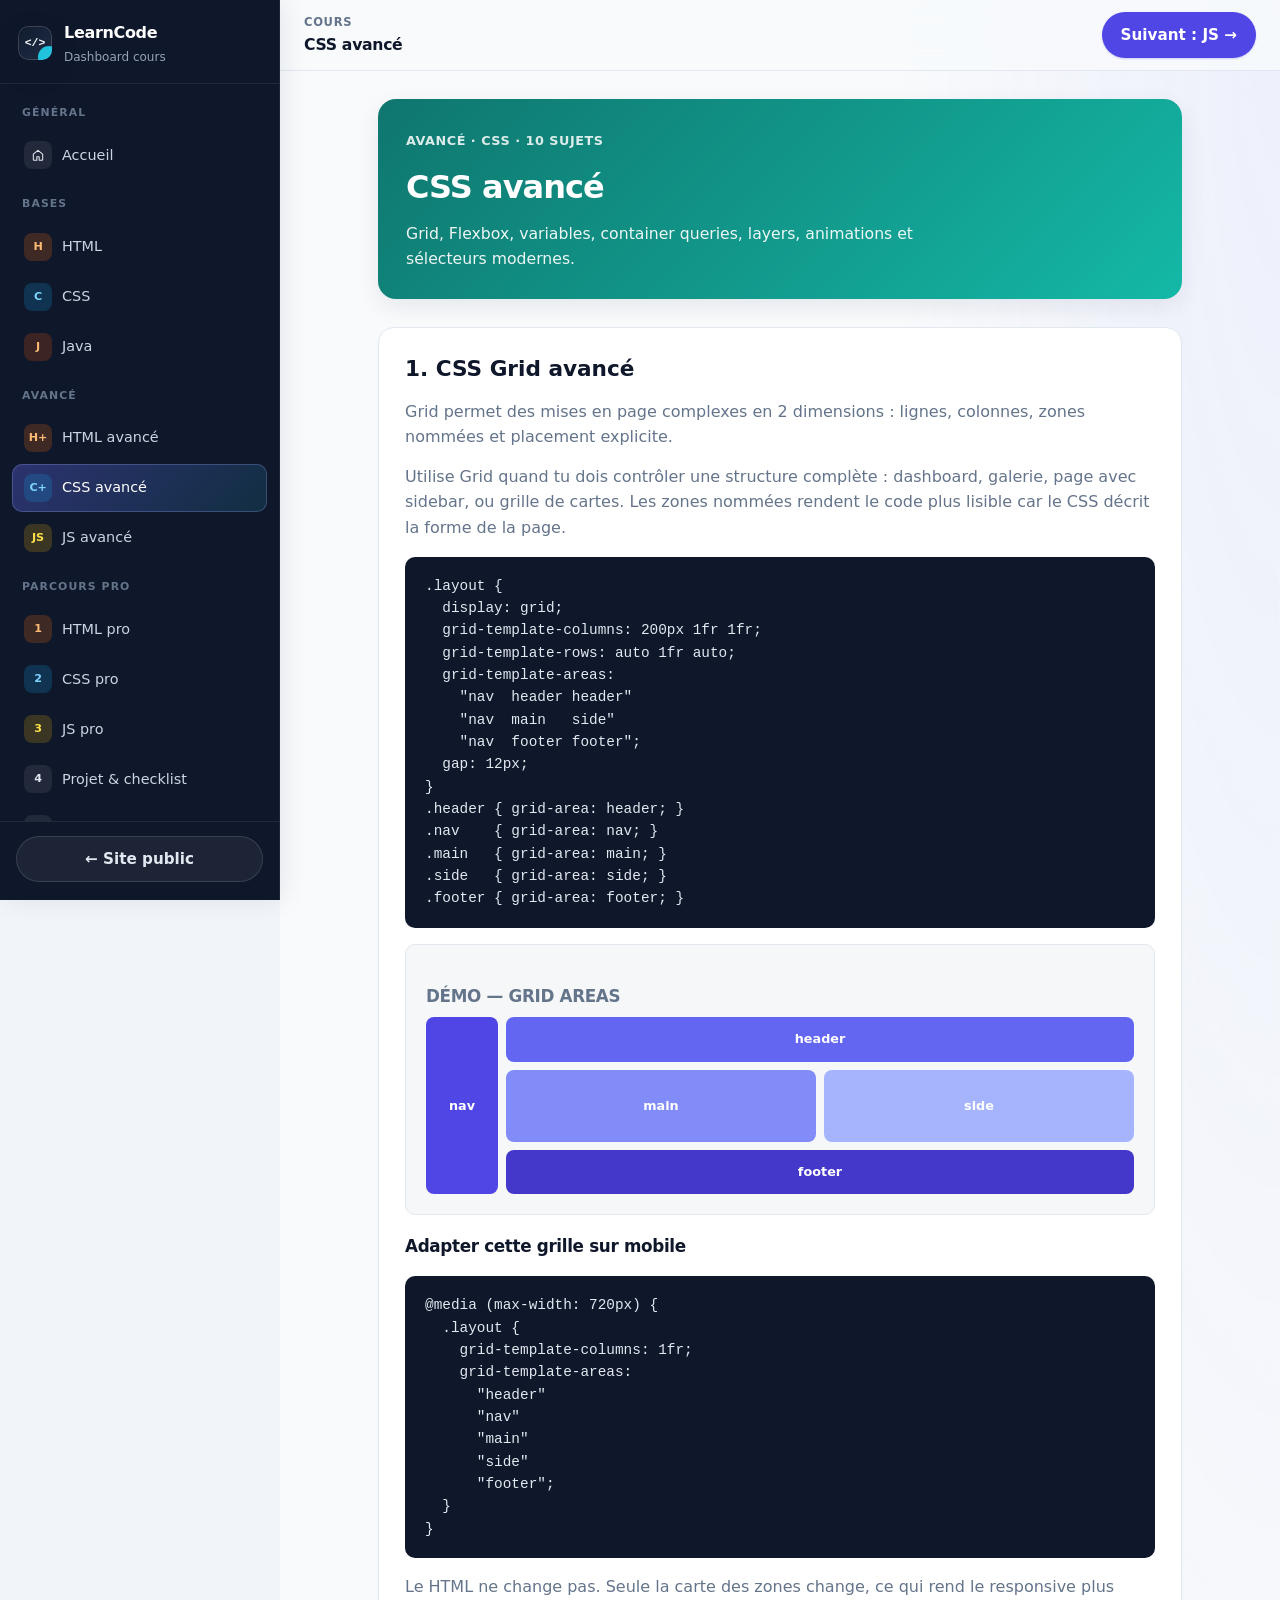
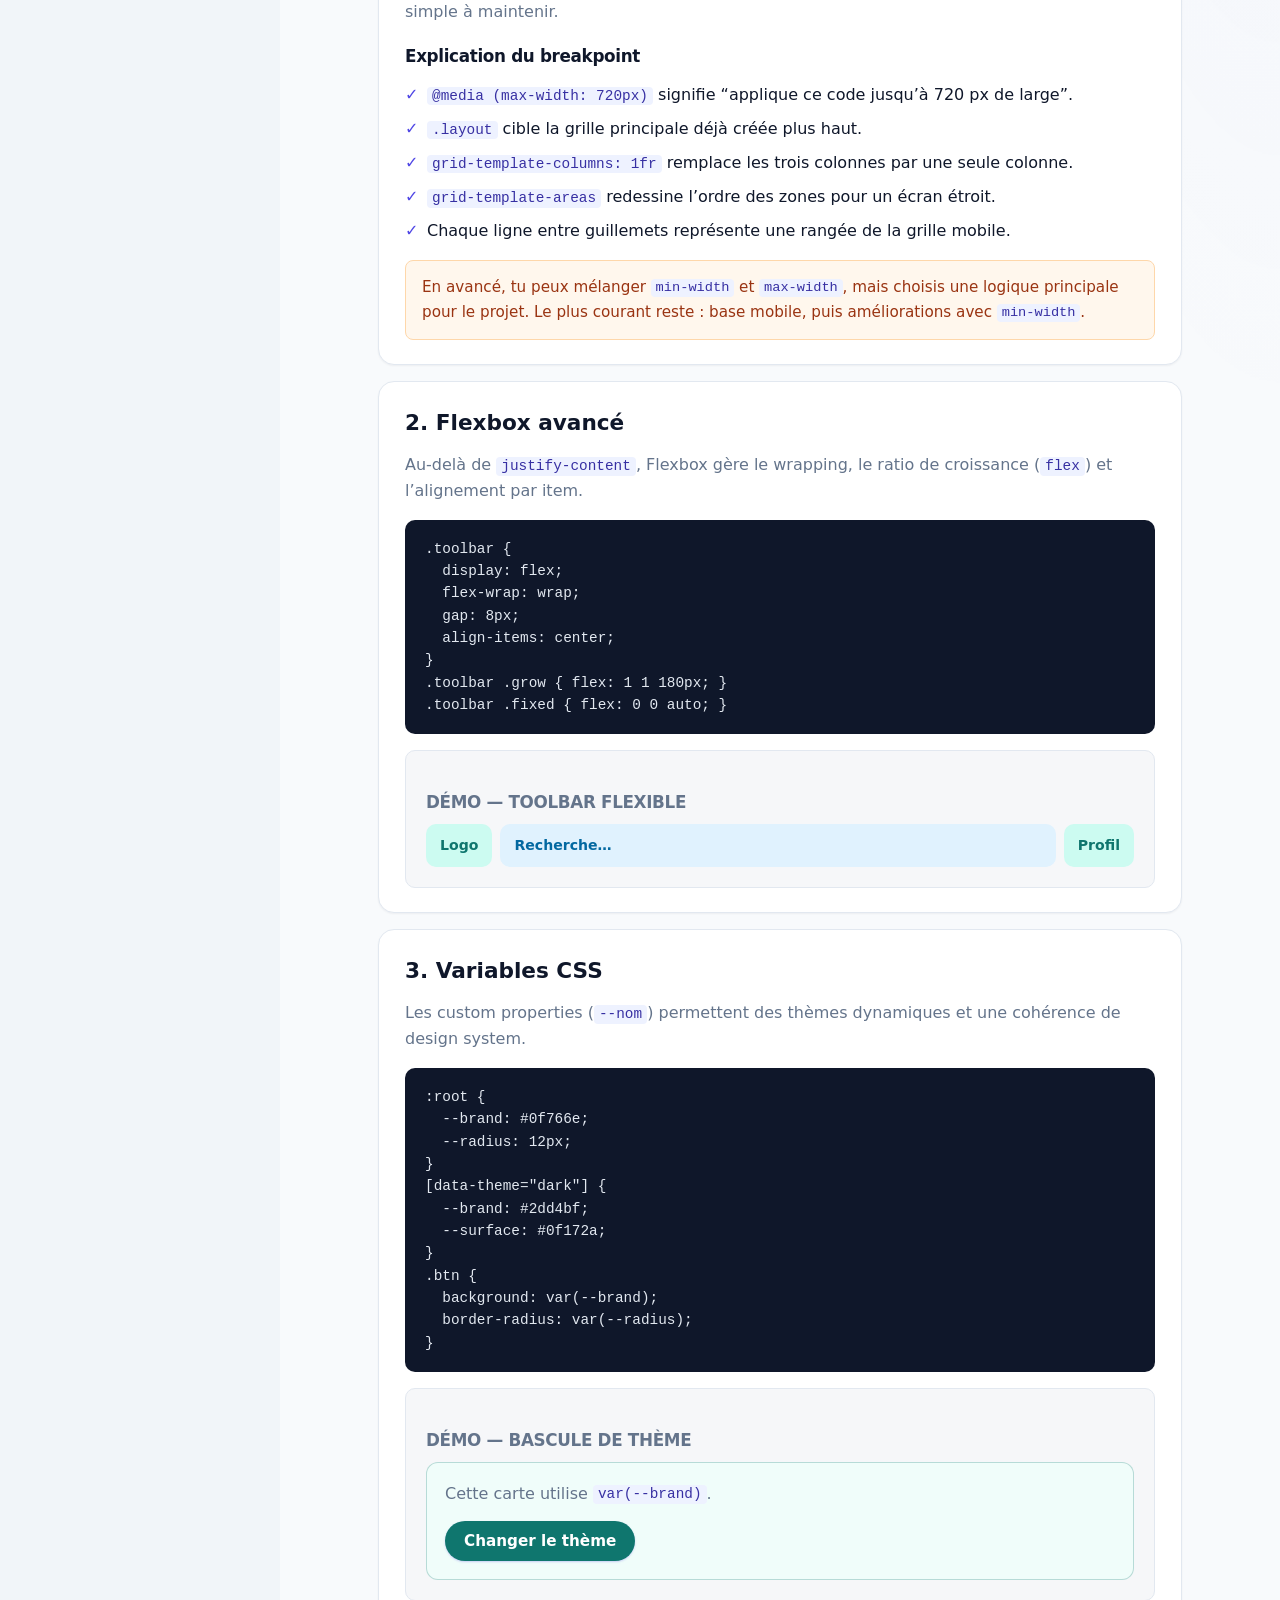
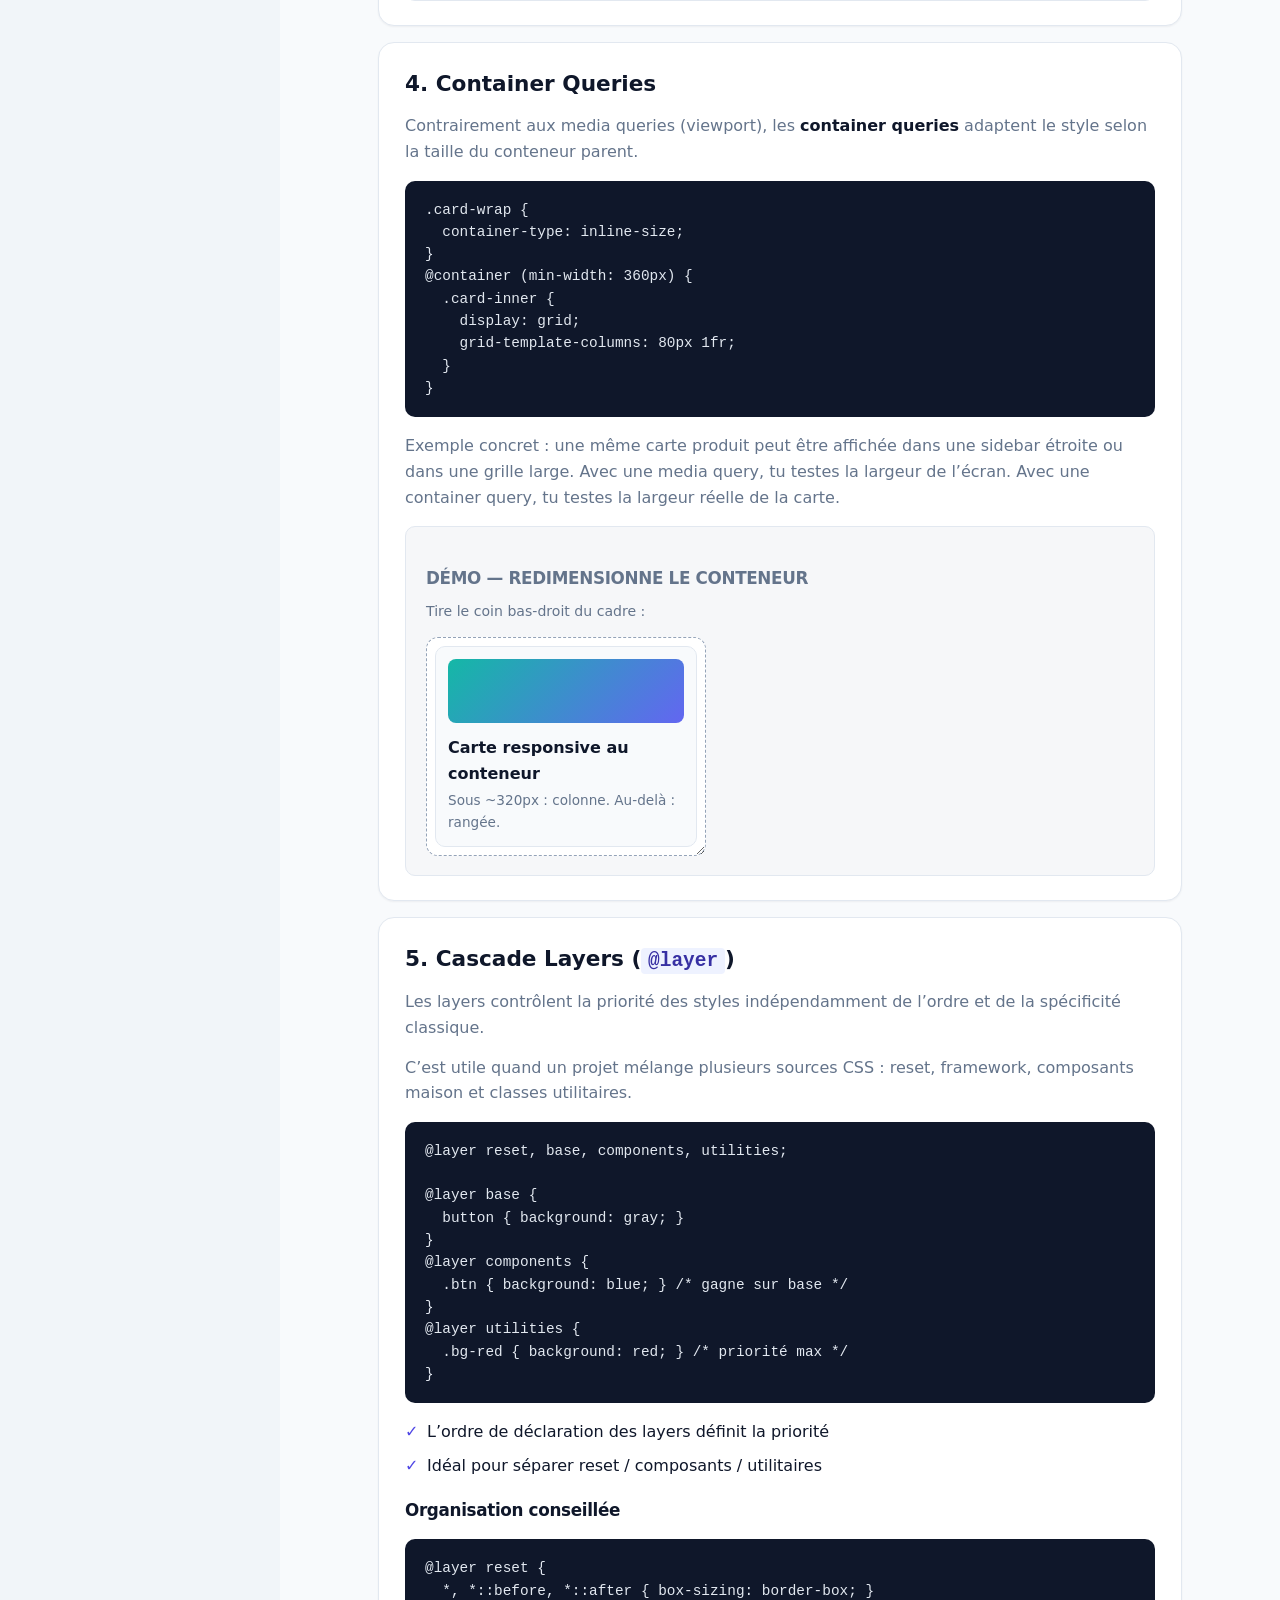
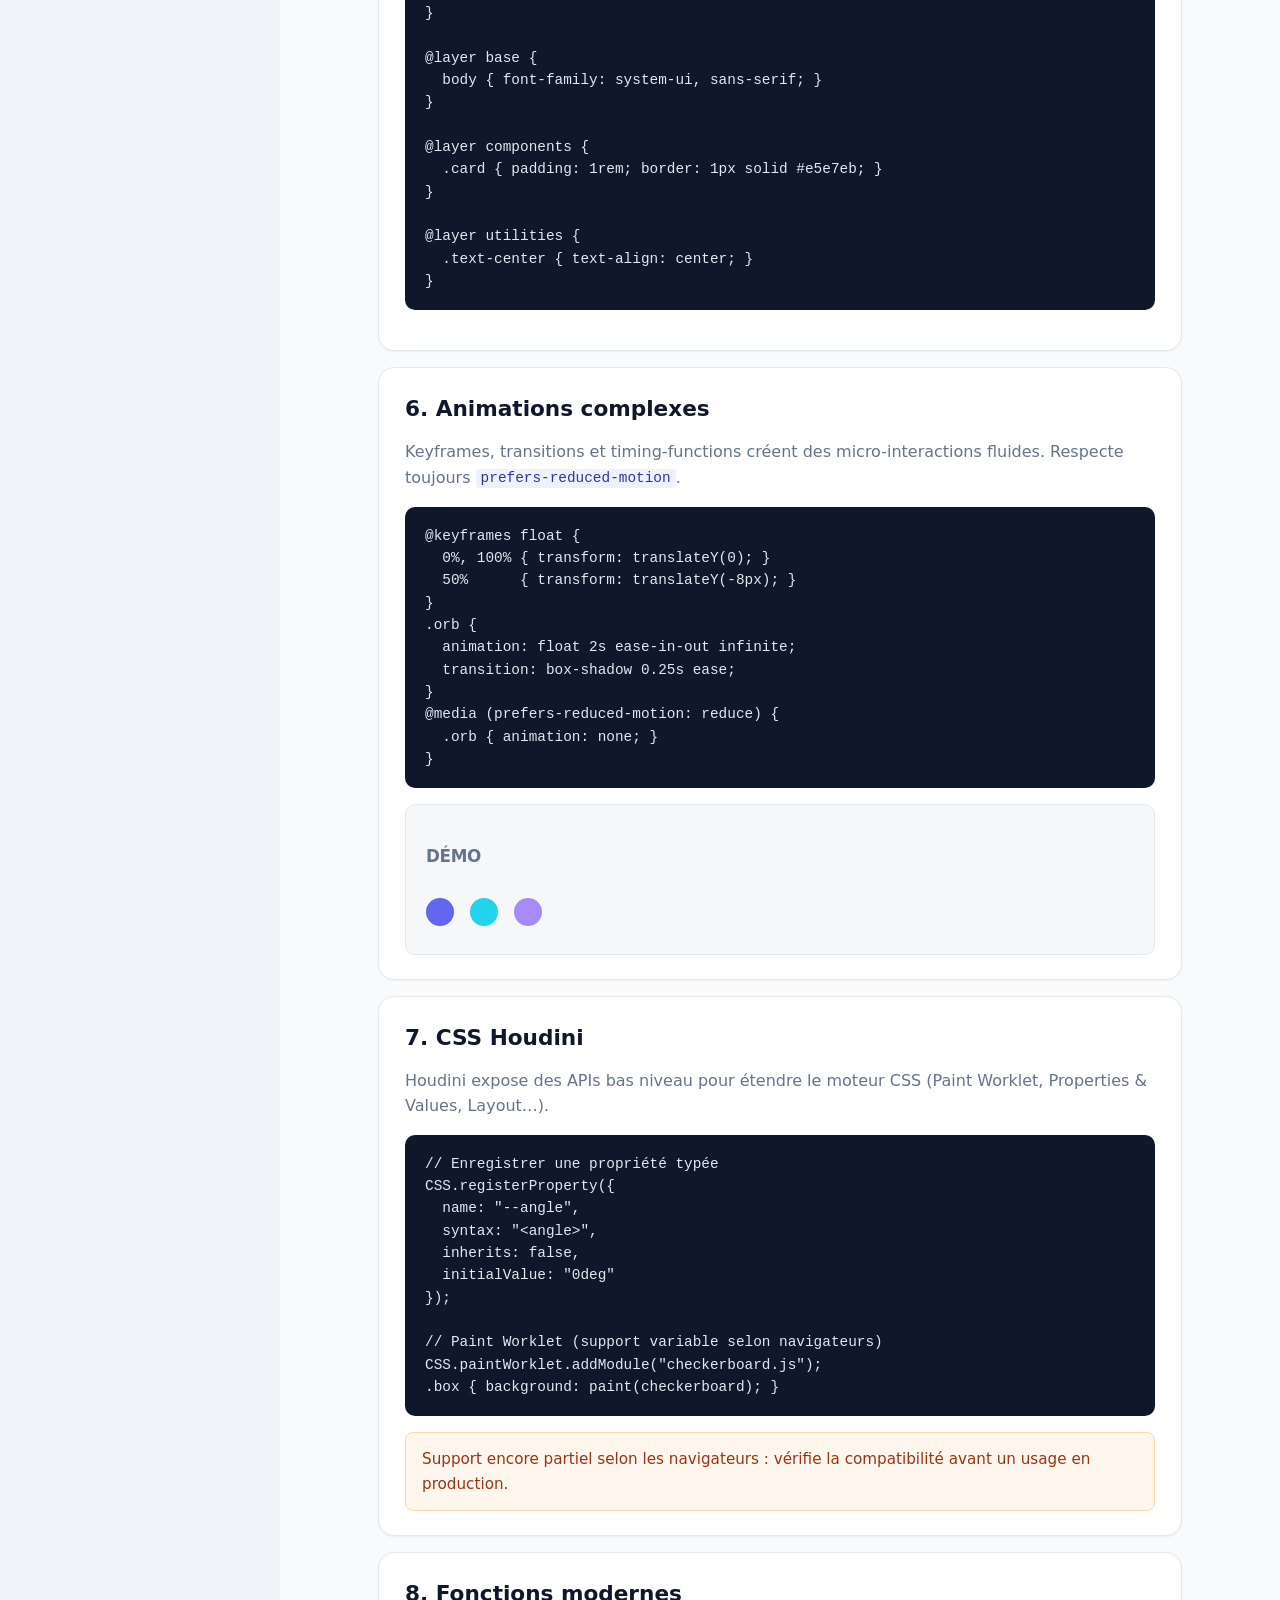
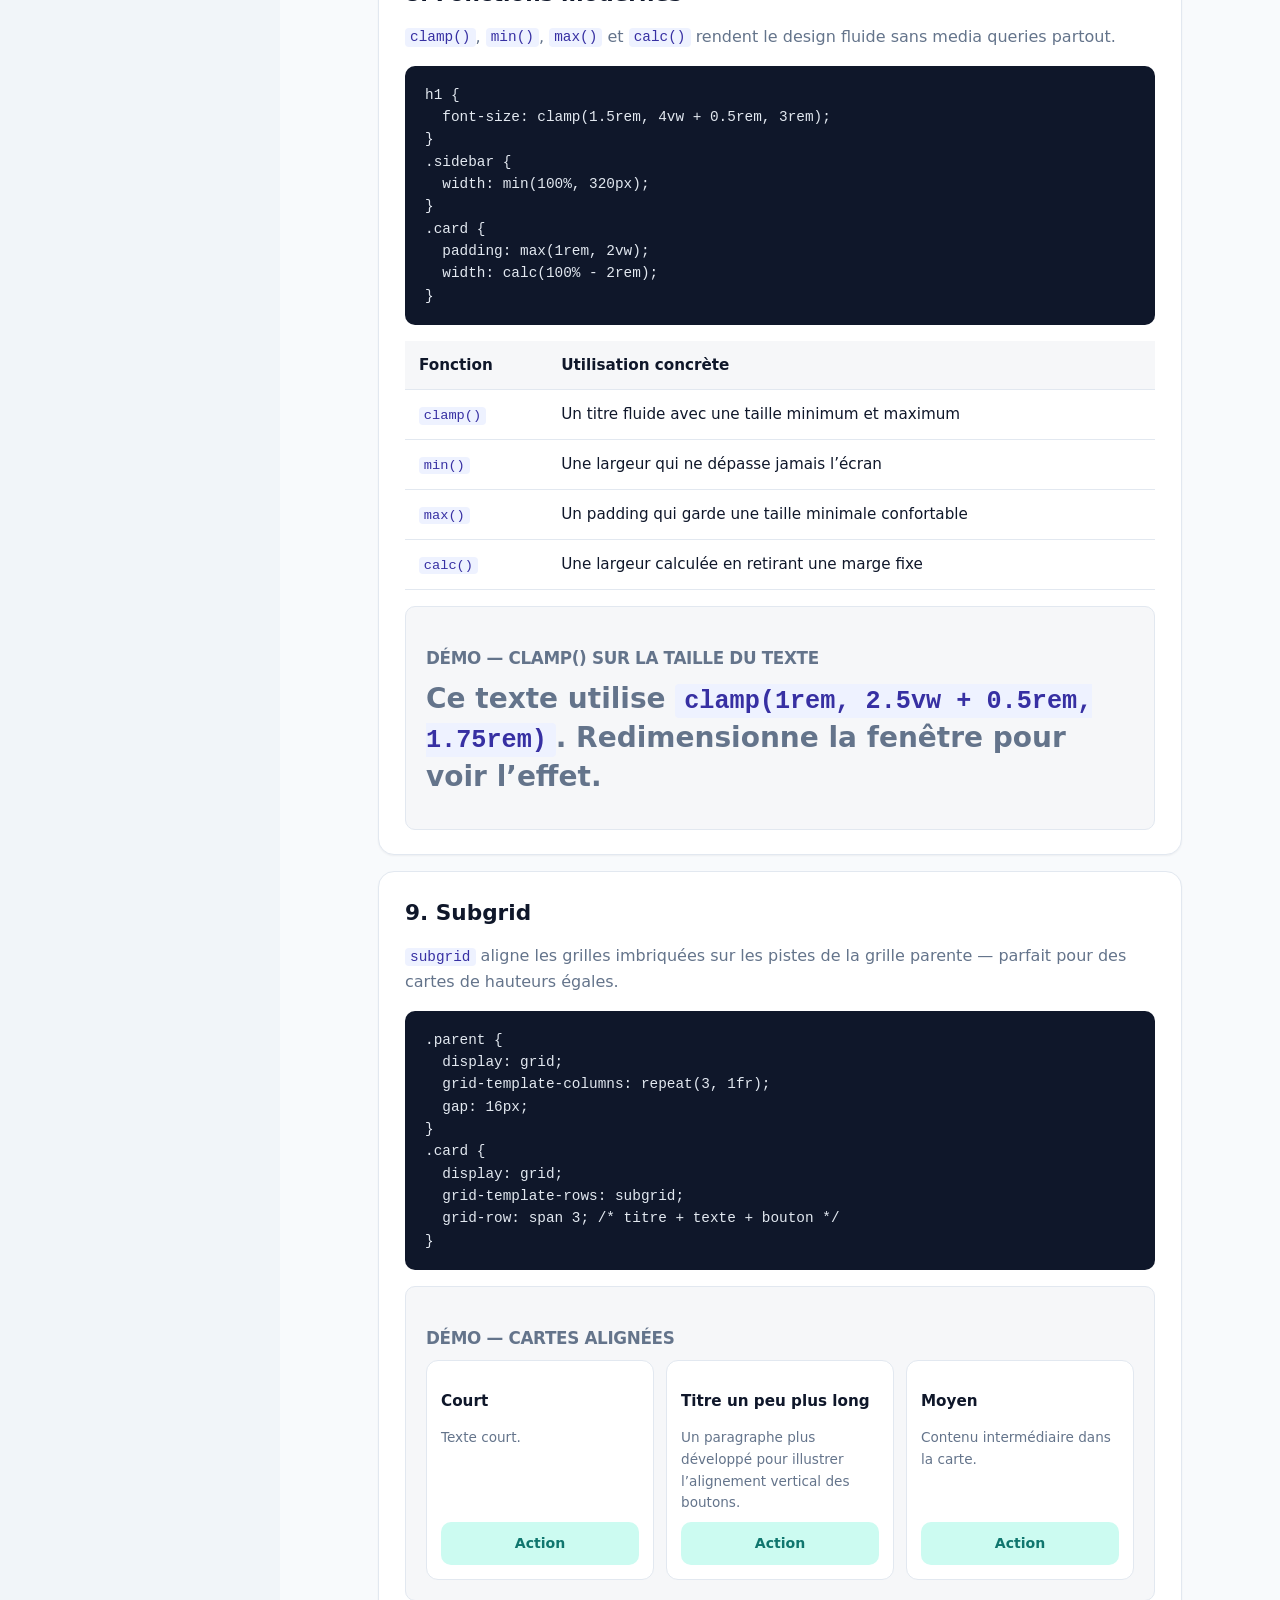
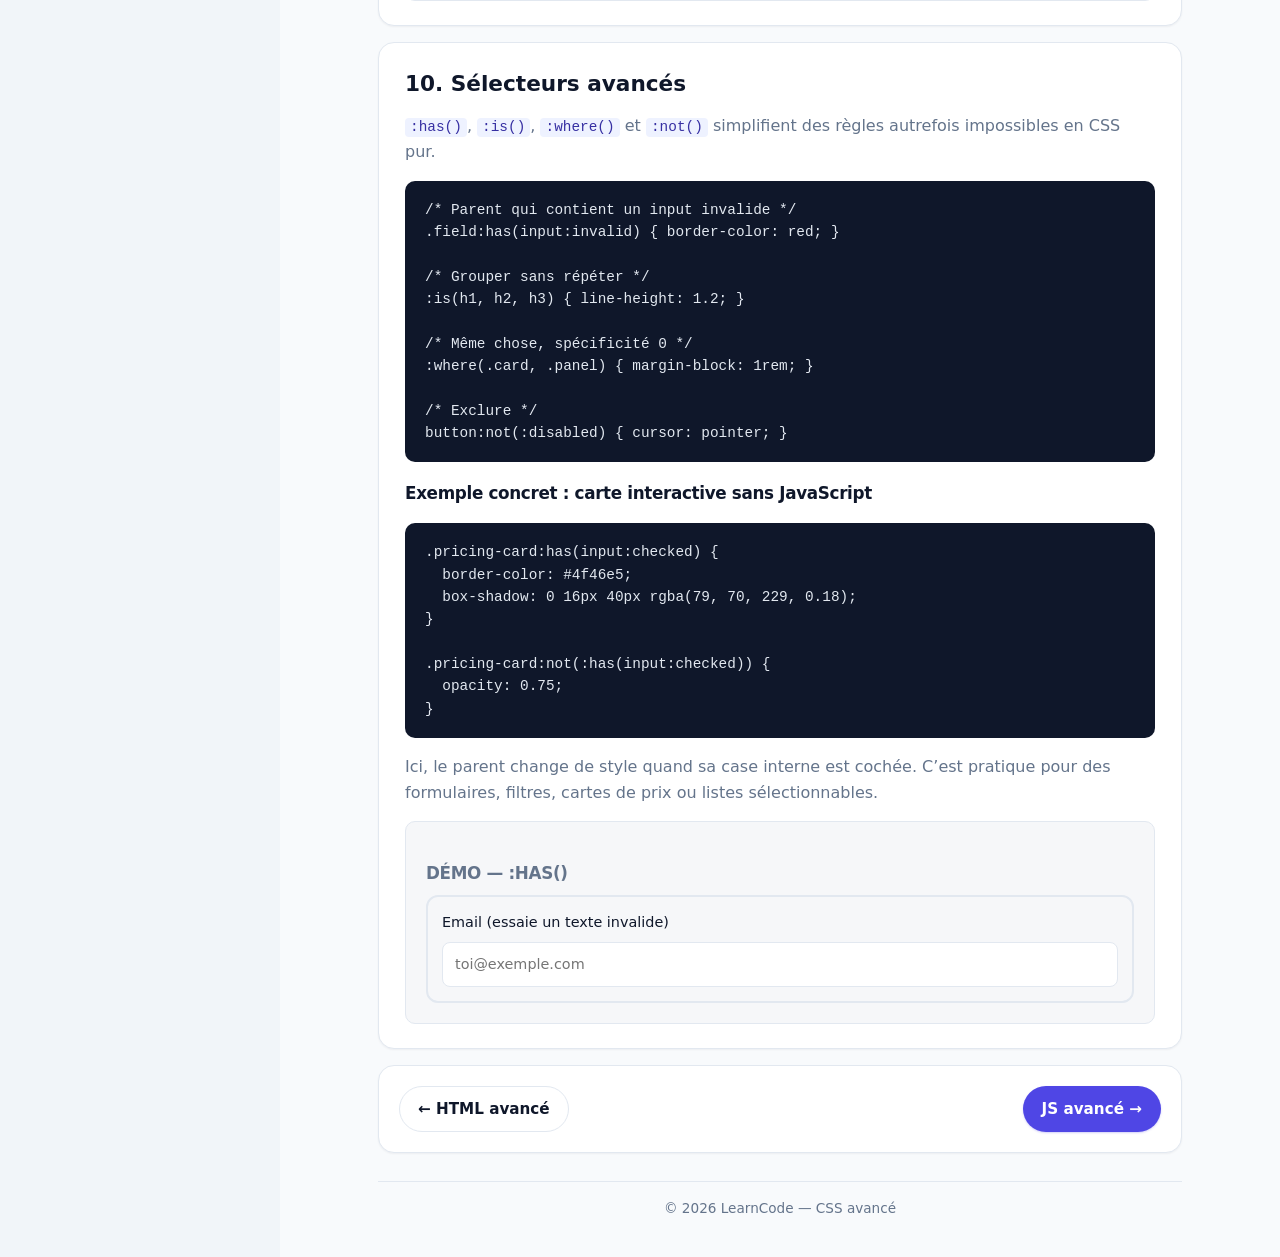
<file: css-avance.html>
<!DOCTYPE html>
<html lang="fr">
<head>
    <meta charset="UTF-8">
    <meta name="viewport" content="width=device-width, initial-scale=1.0">
    <title>CSS avancé — LearnCode</title>
    <link rel="stylesheet" href="styles.css">
    <script src="dashboard.js" defer></script>
</head>
<body class="layout-dash">
    <div class="dash">
    <aside class="sidebar" id="sidebar" aria-label="Navigation dashboard">
        <div class="sidebar-brand">
            <a href="index.html" class="sidebar-logo">
                <span class="logo-mark" aria-hidden="true"></span>
                <span>
                    <strong>LearnCode</strong>
                    <small>Dashboard cours</small>
                </span>
            </a>
            <button type="button" class="sidebar-close" id="sidebar-close" aria-label="Fermer le menu">
                <svg width="20" height="20" viewBox="0 0 24 24" fill="none" aria-hidden="true">
                    <path d="M6 6l12 12M18 6L6 18" stroke="currentColor" stroke-width="2" stroke-linecap="round"/>
                </svg>
            </button>
        </div>

        <nav class="sidebar-nav">
            <p class="sidebar-label">Général</p>
            <a href="index.html" class="sidebar-link">
                <span class="sidebar-ico" aria-hidden="true">
                    <svg width="14" height="14" viewBox="0 0 24 24" fill="none"><path d="M4 10.5L12 4l8 6.5V20a1 1 0 0 1-1 1h-5v-6H10v6H5a1 1 0 0 1-1-1v-9.5z" stroke="currentColor" stroke-width="1.8" stroke-linejoin="round"/></svg>
                </span>
                Accueil
            </a>

            <p class="sidebar-label">Bases</p>
            <a href="html.html" class="sidebar-link">
                <span class="sidebar-ico sidebar-ico-html" aria-hidden="true">H</span>
                HTML
            </a>
            <a href="css.html" class="sidebar-link">
                <span class="sidebar-ico sidebar-ico-css" aria-hidden="true">C</span>
                CSS
            </a>
            <a href="java.html" class="sidebar-link">
                <span class="sidebar-ico sidebar-ico-java" aria-hidden="true">J</span>
                Java
            </a>

            <p class="sidebar-label">Avancé</p>
            <a href="html-avance.html" class="sidebar-link">
                <span class="sidebar-ico sidebar-ico-html" aria-hidden="true">H+</span>
                HTML avancé
            </a>
            <a href="css-avance.html" class="sidebar-link is-active">
                <span class="sidebar-ico sidebar-ico-css" aria-hidden="true">C+</span>
                CSS avancé
            </a>
            <a href="js-avance.html" class="sidebar-link">
                <span class="sidebar-ico sidebar-ico-js" aria-hidden="true">JS</span>
                JS avancé
            </a>
            
            <p class="sidebar-label">Parcours pro</p>
            <a href="cours-html-pro.html" class="sidebar-link">
                <span class="sidebar-ico sidebar-ico-html" aria-hidden="true">1</span>
                HTML pro
            </a>
            <a href="cours-css-pro.html" class="sidebar-link">
                <span class="sidebar-ico sidebar-ico-css" aria-hidden="true">2</span>
                CSS pro
            </a>
            <a href="cours-js-pro.html" class="sidebar-link">
                <span class="sidebar-ico sidebar-ico-js" aria-hidden="true">3</span>
                JS pro
            </a>
            <a href="cours-projet.html" class="sidebar-link">
                <span class="sidebar-ico" aria-hidden="true">4</span>
                Projet &amp; checklist
            </a>
            <a href="chronosite-demo.html" class="sidebar-link">
                <span class="sidebar-ico" aria-hidden="true">▶</span>
                Démo ChronoSite
            </a>

            <p class="sidebar-label">Dans ce cours</p>
            <a href="#grid" class="sidebar-link sidebar-link-sub">CSS Grid avancé</a>
            <a href="#flexbox" class="sidebar-link sidebar-link-sub">Flexbox avancé</a>
            <a href="#variables" class="sidebar-link sidebar-link-sub">Variables CSS</a>
            <a href="#cq" class="sidebar-link sidebar-link-sub">Container Queries</a>
            <a href="#layers" class="sidebar-link sidebar-link-sub">Cascade Layers</a>
            <a href="#anim" class="sidebar-link sidebar-link-sub">Animations</a>
            <a href="#houdini" class="sidebar-link sidebar-link-sub">CSS Houdini</a>
            <a href="#fonctions" class="sidebar-link sidebar-link-sub">Fonctions modernes</a>
            <a href="#subgrid" class="sidebar-link sidebar-link-sub">Subgrid</a>
            <a href="#selectors" class="sidebar-link sidebar-link-sub">Sélecteurs avancés</a>
        </nav>

        <div class="sidebar-footer">
            <a href="index.html" class="btn btn-secondary btn-block">← Site public</a>
        </div>
    </aside>

        <div class="dash-main">
            <header class="dash-topbar">
                <button type="button" class="sidebar-toggle" id="sidebar-toggle" aria-label="Ouvrir le menu" aria-controls="sidebar" aria-expanded="false">
                    <svg width="22" height="22" viewBox="0 0 24 24" fill="none" aria-hidden="true">
                        <path d="M4 7h16M4 12h16M4 17h16" stroke="currentColor" stroke-width="2" stroke-linecap="round"/>
                    </svg>
                </button>
                <div class="dash-topbar-meta">
                    <span class="dash-crumb">Cours</span>
                    <strong>CSS avancé</strong>
                </div>
                <div class="dash-topbar-actions">
                    <a href="js-avance.html" class="btn btn-primary">Suivant : JS →</a>
                </div>
            </header>

            <main class="dash-content">
                <section class="course-hero dash-hero course-hero-css">
                    <p class="badge">Avancé · CSS · 10 sujets</p>
                    <h1>CSS avancé</h1>
                    <p>Grid, Flexbox, variables, container queries, layers, animations et sélecteurs modernes.</p>
                </section>

                <div class="course dash-course">
                <article class="lesson" id="grid">
                    <h2>1. CSS Grid avancé</h2>
                    <p>
                        Grid permet des mises en page complexes en 2 dimensions :
                        lignes, colonnes, zones nommées et placement explicite.
                    </p>
                    <p>
                        Utilise Grid quand tu dois contrôler une structure complète :
                        dashboard, galerie, page avec sidebar, ou grille de cartes. Les
                        zones nommées rendent le code plus lisible car le CSS décrit la
                        forme de la page.
                    </p>
                    <pre><code>.layout {
  display: grid;
  grid-template-columns: 200px 1fr 1fr;
  grid-template-rows: auto 1fr auto;
  grid-template-areas:
    "nav  header header"
    "nav  main   side"
    "nav  footer footer";
  gap: 12px;
}
.header { grid-area: header; }
.nav    { grid-area: nav; }
.main   { grid-area: main; }
.side   { grid-area: side; }
.footer { grid-area: footer; }</code></pre>
                    <div class="demo">
                        <h3 class="demo-title">Démo — grid areas</h3>
                        <div class="adv-grid">
                            <div class="adv-grid-nav">nav</div>
                            <div class="adv-grid-header">header</div>
                            <div class="adv-grid-main">main</div>
                            <div class="adv-grid-side">side</div>
                            <div class="adv-grid-footer">footer</div>
                        </div>
                    </div>
                    <h3>Adapter cette grille sur mobile</h3>
                    <pre><code>@media (max-width: 720px) {
  .layout {
    grid-template-columns: 1fr;
    grid-template-areas:
      "header"
      "nav"
      "main"
      "side"
      "footer";
  }
}</code></pre>
                    <p>
                        Le HTML ne change pas. Seule la carte des zones change, ce qui
                        rend le responsive plus simple à maintenir.
                    </p>
                    <h3>Explication du breakpoint</h3>
                    <ul class="checklist">
                        <li><code>@media (max-width: 720px)</code> signifie “applique ce code jusqu’à 720 px de large”.</li>
                        <li><code>.layout</code> cible la grille principale déjà créée plus haut.</li>
                        <li><code>grid-template-columns: 1fr</code> remplace les trois colonnes par une seule colonne.</li>
                        <li><code>grid-template-areas</code> redessine l’ordre des zones pour un écran étroit.</li>
                        <li>Chaque ligne entre guillemets représente une rangée de la grille mobile.</li>
                    </ul>
                    <div class="note">
                        En avancé, tu peux mélanger <code>min-width</code> et <code>max-width</code>,
                        mais choisis une logique principale pour le projet. Le plus courant
                        reste : base mobile, puis améliorations avec <code>min-width</code>.
                    </div>
                </article>

                <article class="lesson" id="flexbox">
                    <h2>2. Flexbox avancé</h2>
                    <p>
                        Au-delà de <code>justify-content</code>, Flexbox gère le wrapping,
                        le ratio de croissance (<code>flex</code>) et l’alignement par item.
                    </p>
                    <pre><code>.toolbar {
  display: flex;
  flex-wrap: wrap;
  gap: 8px;
  align-items: center;
}
.toolbar .grow { flex: 1 1 180px; }
.toolbar .fixed { flex: 0 0 auto; }</code></pre>
                    <div class="demo">
                        <h3 class="demo-title">Démo — toolbar flexible</h3>
                        <div class="adv-flex-bar">
                            <span class="adv-chip fixed">Logo</span>
                            <span class="adv-chip grow">Recherche…</span>
                            <span class="adv-chip fixed">Profil</span>
                        </div>
                    </div>
                </article>

                <article class="lesson" id="variables">
                    <h2>3. Variables CSS</h2>
                    <p>
                        Les custom properties (<code>--nom</code>) permettent des thèmes
                        dynamiques et une cohérence de design system.
                    </p>
                    <pre><code>:root {
  --brand: #0f766e;
  --radius: 12px;
}
[data-theme="dark"] {
  --brand: #2dd4bf;
  --surface: #0f172a;
}
.btn {
  background: var(--brand);
  border-radius: var(--radius);
}</code></pre>
                    <div class="demo">
                        <h3 class="demo-title">Démo — bascule de thème</h3>
                        <div class="theme-box" id="theme-box" data-theme="light">
                            <p>Cette carte utilise <code>var(--brand)</code>.</p>
                            <button type="button" class="btn btn-primary" id="theme-toggle">Changer le thème</button>
                        </div>
                    </div>
                </article>

                <article class="lesson" id="cq">
                    <h2>4. Container Queries</h2>
                    <p>
                        Contrairement aux media queries (viewport), les
                        <strong>container queries</strong> adaptent le style selon la taille
                        du conteneur parent.
                    </p>
                    <pre><code>.card-wrap {
  container-type: inline-size;
}
@container (min-width: 360px) {
  .card-inner {
    display: grid;
    grid-template-columns: 80px 1fr;
  }
}</code></pre>
                    <p>
                        Exemple concret : une même carte produit peut être affichée dans
                        une sidebar étroite ou dans une grille large. Avec une media query,
                        tu testes la largeur de l’écran. Avec une container query, tu testes
                        la largeur réelle de la carte.
                    </p>
                    <div class="demo">
                        <h3 class="demo-title">Démo — redimensionne le conteneur</h3>
                        <p class="demo-hint">Tire le coin bas-droit du cadre :</p>
                        <div class="cq-wrap">
                            <div class="cq-card">
                                <div class="cq-thumb" aria-hidden="true"></div>
                                <div>
                                    <strong>Carte responsive au conteneur</strong>
                                    <p>Sous ~320px : colonne. Au-delà : rangée.</p>
                                </div>
                            </div>
                        </div>
                    </div>
                </article>

                <article class="lesson" id="layers">
                    <h2>5. Cascade Layers (<code>@layer</code>)</h2>
                    <p>
                        Les layers contrôlent la priorité des styles indépendamment de
                        l’ordre et de la spécificité classique.
                    </p>
                    <p>
                        C’est utile quand un projet mélange plusieurs sources CSS :
                        reset, framework, composants maison et classes utilitaires.
                    </p>
                    <pre><code>@layer reset, base, components, utilities;

@layer base {
  button { background: gray; }
}
@layer components {
  .btn { background: blue; } /* gagne sur base */
}
@layer utilities {
  .bg-red { background: red; } /* priorité max */
}</code></pre>
                    <ul class="checklist">
                        <li>L’ordre de déclaration des layers définit la priorité</li>
                        <li>Idéal pour séparer reset / composants / utilitaires</li>
                    </ul>
                    <h3>Organisation conseillée</h3>
                    <pre><code>@layer reset {
  *, *::before, *::after { box-sizing: border-box; }
}

@layer base {
  body { font-family: system-ui, sans-serif; }
}

@layer components {
  .card { padding: 1rem; border: 1px solid #e5e7eb; }
}

@layer utilities {
  .text-center { text-align: center; }
}</code></pre>
                </article>

                <article class="lesson" id="anim">
                    <h2>6. Animations complexes</h2>
                    <p>
                        Keyframes, transitions et timing-functions créent des micro-interactions
                        fluides. Respecte toujours <code>prefers-reduced-motion</code>.
                    </p>
                    <pre><code>@keyframes float {
  0%, 100% { transform: translateY(0); }
  50%      { transform: translateY(-8px); }
}
.orb {
  animation: float 2s ease-in-out infinite;
  transition: box-shadow 0.25s ease;
}
@media (prefers-reduced-motion: reduce) {
  .orb { animation: none; }
}</code></pre>
                    <div class="demo">
                        <h3 class="demo-title">Démo</h3>
                        <div class="adv-orbs" aria-hidden="true">
                            <span class="orb orb-1"></span>
                            <span class="orb orb-2"></span>
                            <span class="orb orb-3"></span>
                        </div>
                    </div>
                </article>

                <article class="lesson" id="houdini">
                    <h2>7. CSS Houdini</h2>
                    <p>
                        Houdini expose des APIs bas niveau pour étendre le moteur CSS
                        (Paint Worklet, Properties &amp; Values, Layout…).
                    </p>
                    <pre><code>// Enregistrer une propriété typée
CSS.registerProperty({
  name: "--angle",
  syntax: "&lt;angle&gt;",
  inherits: false,
  initialValue: "0deg"
});

// Paint Worklet (support variable selon navigateurs)
CSS.paintWorklet.addModule("checkerboard.js");
.box { background: paint(checkerboard); }</code></pre>
                    <div class="note">
                        Support encore partiel selon les navigateurs : vérifie la compatibilité
                        avant un usage en production.
                    </div>
                </article>

                <article class="lesson" id="fonctions">
                    <h2>8. Fonctions modernes</h2>
                    <p>
                        <code>clamp()</code>, <code>min()</code>, <code>max()</code> et
                        <code>calc()</code> rendent le design fluide sans media queries partout.
                    </p>
                    <pre><code>h1 {
  font-size: clamp(1.5rem, 4vw + 0.5rem, 3rem);
}
.sidebar {
  width: min(100%, 320px);
}
.card {
  padding: max(1rem, 2vw);
  width: calc(100% - 2rem);
}</code></pre>
                    <div class="table-wrap">
                        <table>
                            <thead>
                                <tr>
                                    <th>Fonction</th>
                                    <th>Utilisation concrète</th>
                                </tr>
                            </thead>
                            <tbody>
                                <tr><td><code>clamp()</code></td><td>Un titre fluide avec une taille minimum et maximum</td></tr>
                                <tr><td><code>min()</code></td><td>Une largeur qui ne dépasse jamais l’écran</td></tr>
                                <tr><td><code>max()</code></td><td>Un padding qui garde une taille minimale confortable</td></tr>
                                <tr><td><code>calc()</code></td><td>Une largeur calculée en retirant une marge fixe</td></tr>
                            </tbody>
                        </table>
                    </div>
                    <div class="demo">
                        <h3 class="demo-title">Démo — clamp() sur la taille du texte</h3>
                        <p class="clamp-demo">
                            Ce texte utilise <code>clamp(1rem, 2.5vw + 0.5rem, 1.75rem)</code>.
                            Redimensionne la fenêtre pour voir l’effet.
                        </p>
                    </div>
                </article>

                <article class="lesson" id="subgrid">
                    <h2>9. Subgrid</h2>
                    <p>
                        <code>subgrid</code> aligne les grilles imbriquées sur les pistes
                        de la grille parente — parfait pour des cartes de hauteurs égales.
                    </p>
                    <pre><code>.parent {
  display: grid;
  grid-template-columns: repeat(3, 1fr);
  gap: 16px;
}
.card {
  display: grid;
  grid-template-rows: subgrid;
  grid-row: span 3; /* titre + texte + bouton */
}</code></pre>
                    <div class="demo">
                        <h3 class="demo-title">Démo — cartes alignées</h3>
                        <div class="subgrid-parent">
                            <article class="subgrid-card">
                                <h4>Court</h4>
                                <p>Texte court.</p>
                                <span class="adv-chip">Action</span>
                            </article>
                            <article class="subgrid-card">
                                <h4>Titre un peu plus long</h4>
                                <p>Un paragraphe plus développé pour illustrer l’alignement vertical des boutons.</p>
                                <span class="adv-chip">Action</span>
                            </article>
                            <article class="subgrid-card">
                                <h4>Moyen</h4>
                                <p>Contenu intermédiaire dans la carte.</p>
                                <span class="adv-chip">Action</span>
                            </article>
                        </div>
                    </div>
                </article>

                <article class="lesson" id="selectors">
                    <h2>10. Sélecteurs avancés</h2>
                    <p>
                        <code>:has()</code>, <code>:is()</code>, <code>:where()</code> et
                        <code>:not()</code> simplifient des règles autrefois impossibles en CSS pur.
                    </p>
                    <pre><code>/* Parent qui contient un input invalide */
.field:has(input:invalid) { border-color: red; }

/* Grouper sans répéter */
:is(h1, h2, h3) { line-height: 1.2; }

/* Même chose, spécificité 0 */
:where(.card, .panel) { margin-block: 1rem; }

/* Exclure */
button:not(:disabled) { cursor: pointer; }</code></pre>
                    <h3>Exemple concret : carte interactive sans JavaScript</h3>
                    <pre><code>.pricing-card:has(input:checked) {
  border-color: #4f46e5;
  box-shadow: 0 16px 40px rgba(79, 70, 229, 0.18);
}

.pricing-card:not(:has(input:checked)) {
  opacity: 0.75;
}</code></pre>
                    <p>
                        Ici, le parent change de style quand sa case interne est cochée.
                        C’est pratique pour des formulaires, filtres, cartes de prix ou
                        listes sélectionnables.
                    </p>
                    <div class="demo">
                        <h3 class="demo-title">Démo — :has()</h3>
                        <label class="has-field">
                            Email (essaie un texte invalide)
                            <input type="email" placeholder="toi@exemple.com" required>
                        </label>
                    </div>
                </article>

                <div class="course-nav">
                    <a href="html-avance.html" class="btn btn-secondary">← HTML avancé</a>
                    <a href="js-avance.html" class="btn btn-primary">JS avancé →</a>
                </div>
                </div>

                <footer class="dash-footer">
                    <p>© 2026 LearnCode — CSS avancé</p>
                </footer>
            </main>
        </div>
    </div>
    <div class="sidebar-backdrop" id="sidebar-backdrop" hidden></div>
<script>
        const box = document.getElementById("theme-box");
        document.getElementById("theme-toggle").addEventListener("click", () => {
            const next = box.getAttribute("data-theme") === "light" ? "dark" : "light";
            box.setAttribute("data-theme", next);
        });
    </script>
</body>
</html>
</file>
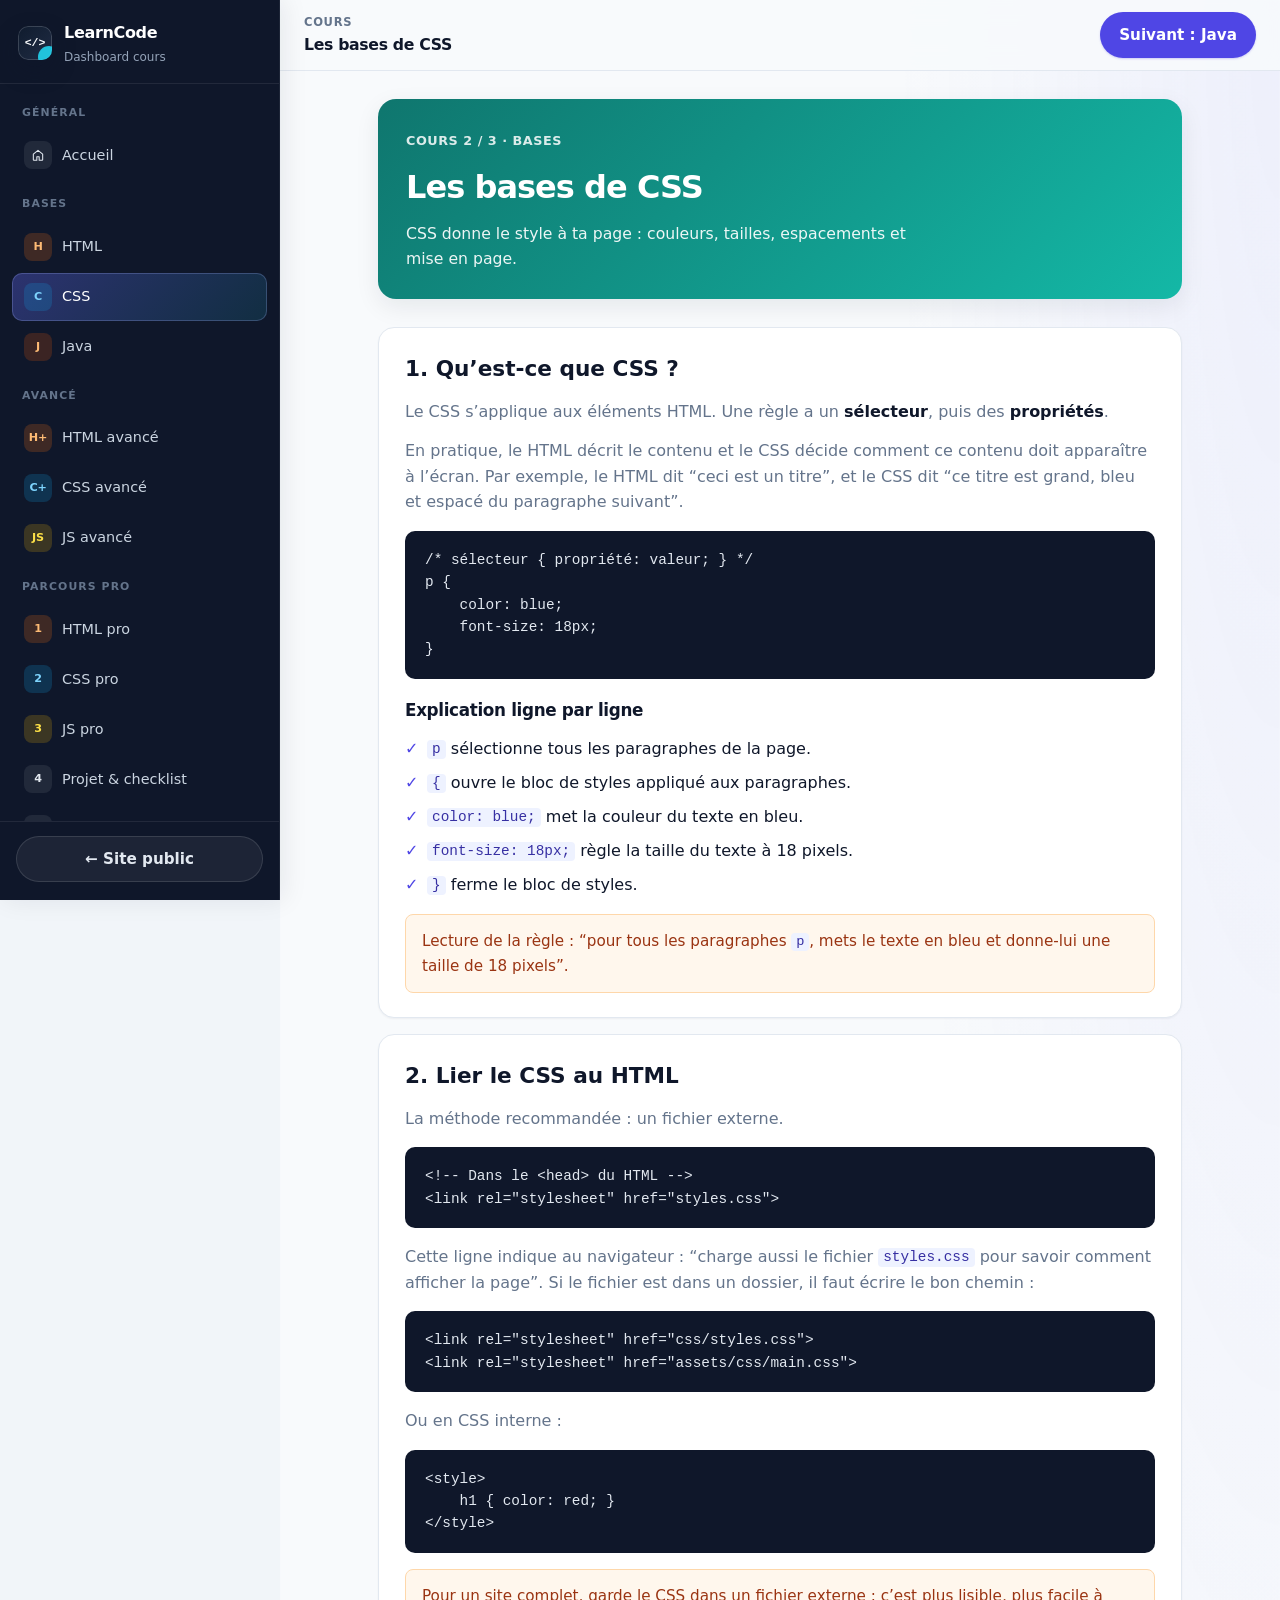
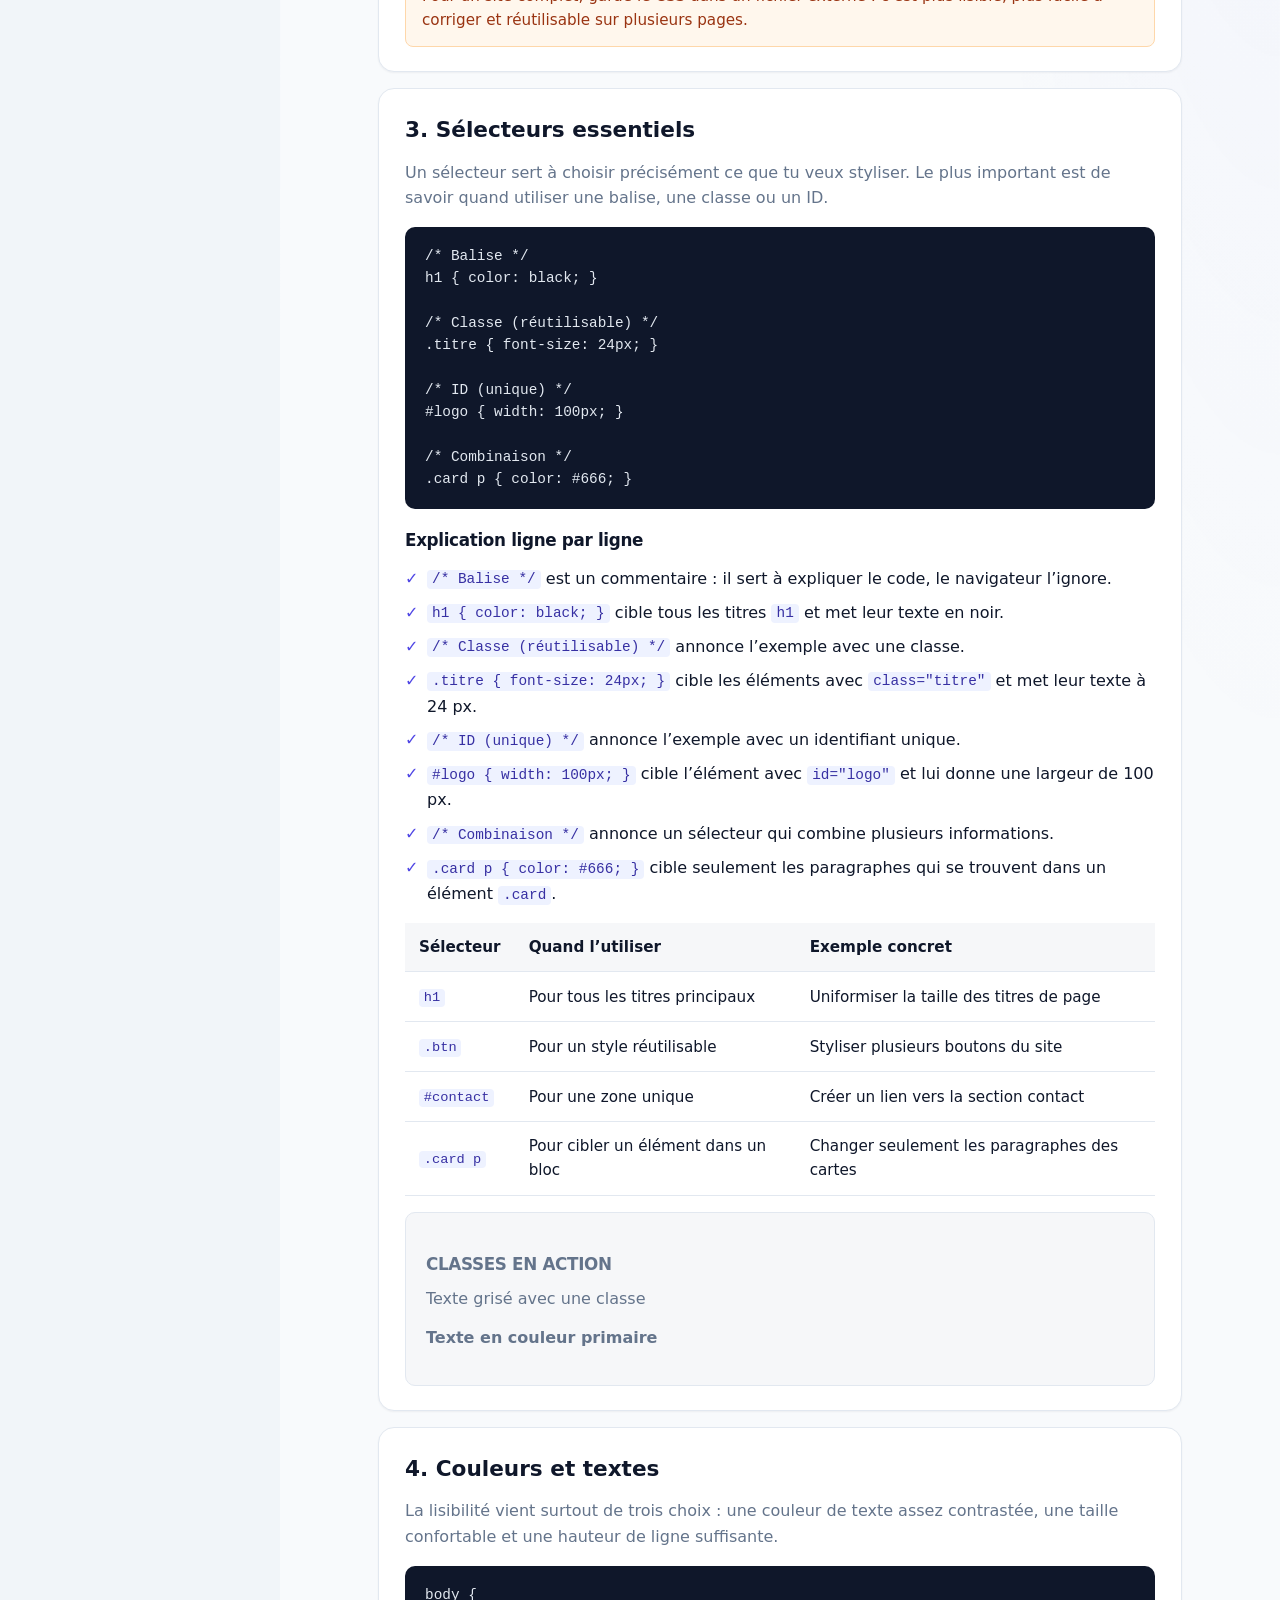
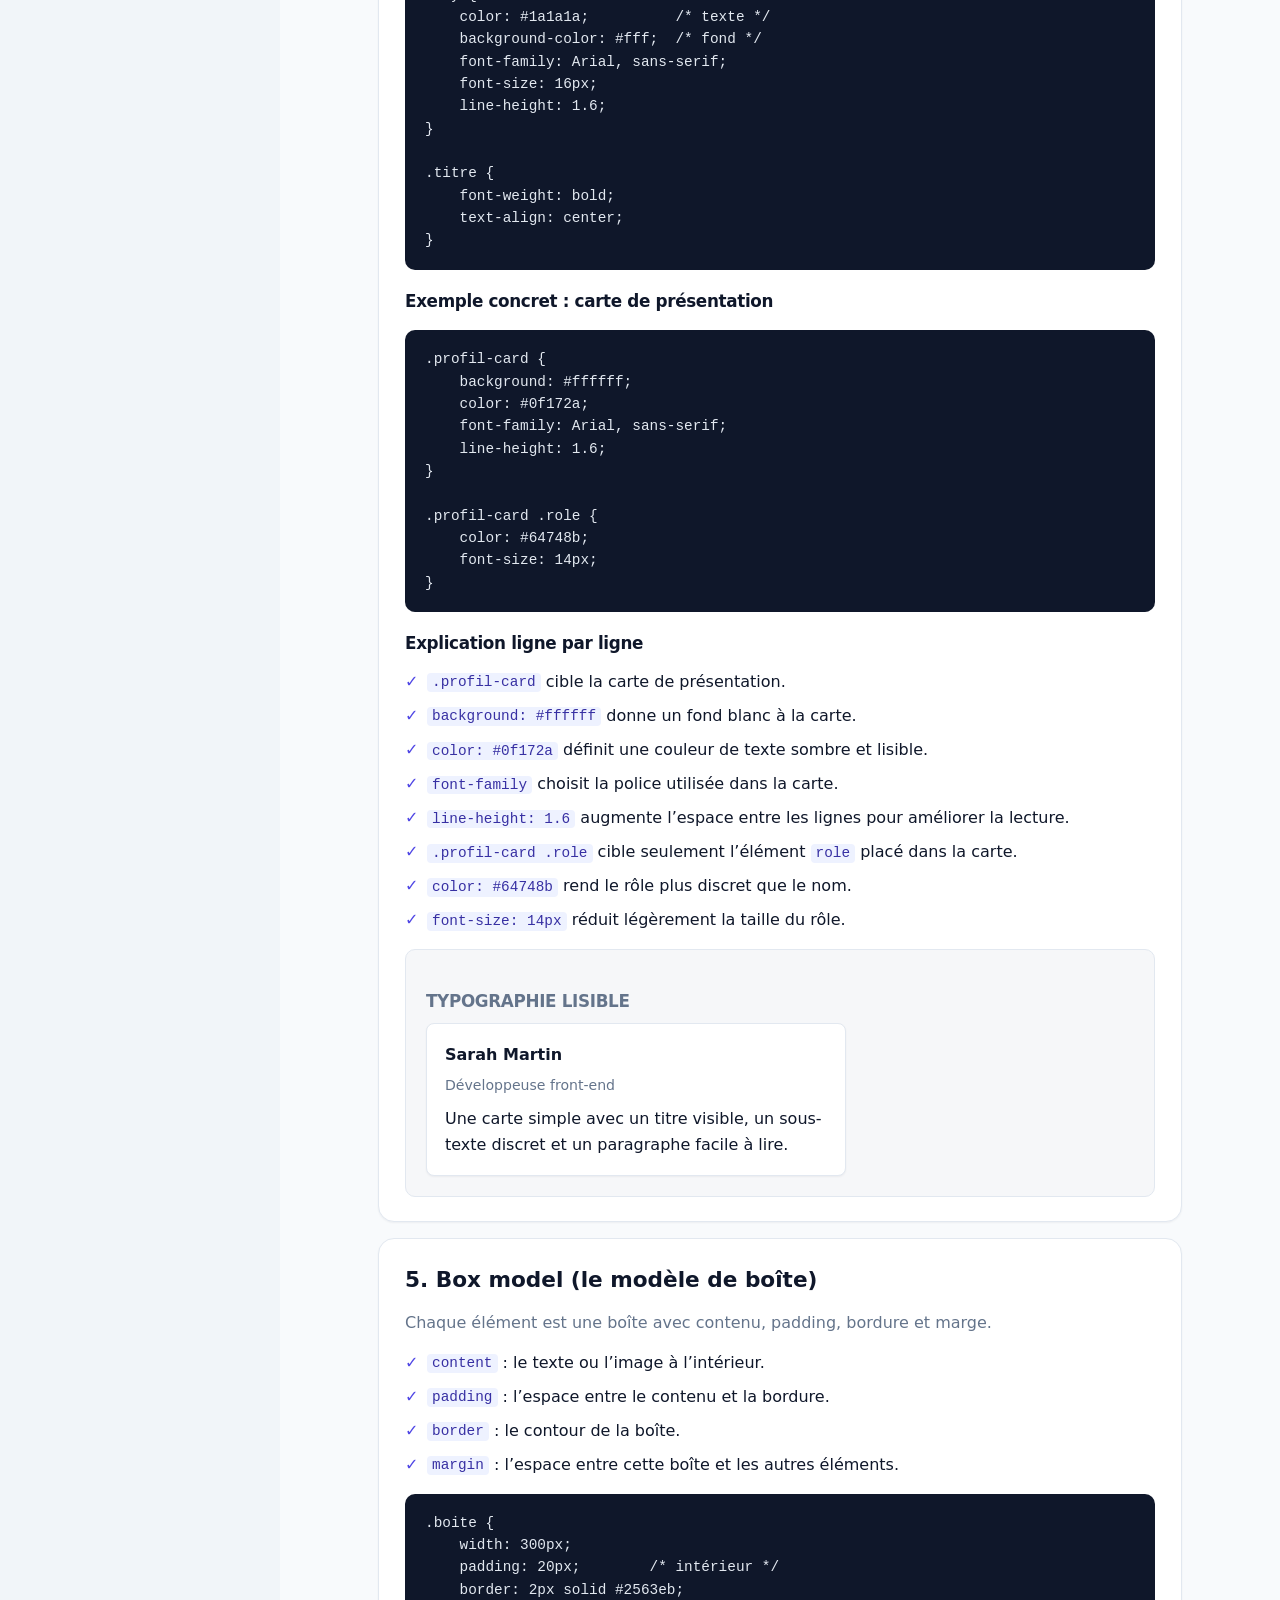
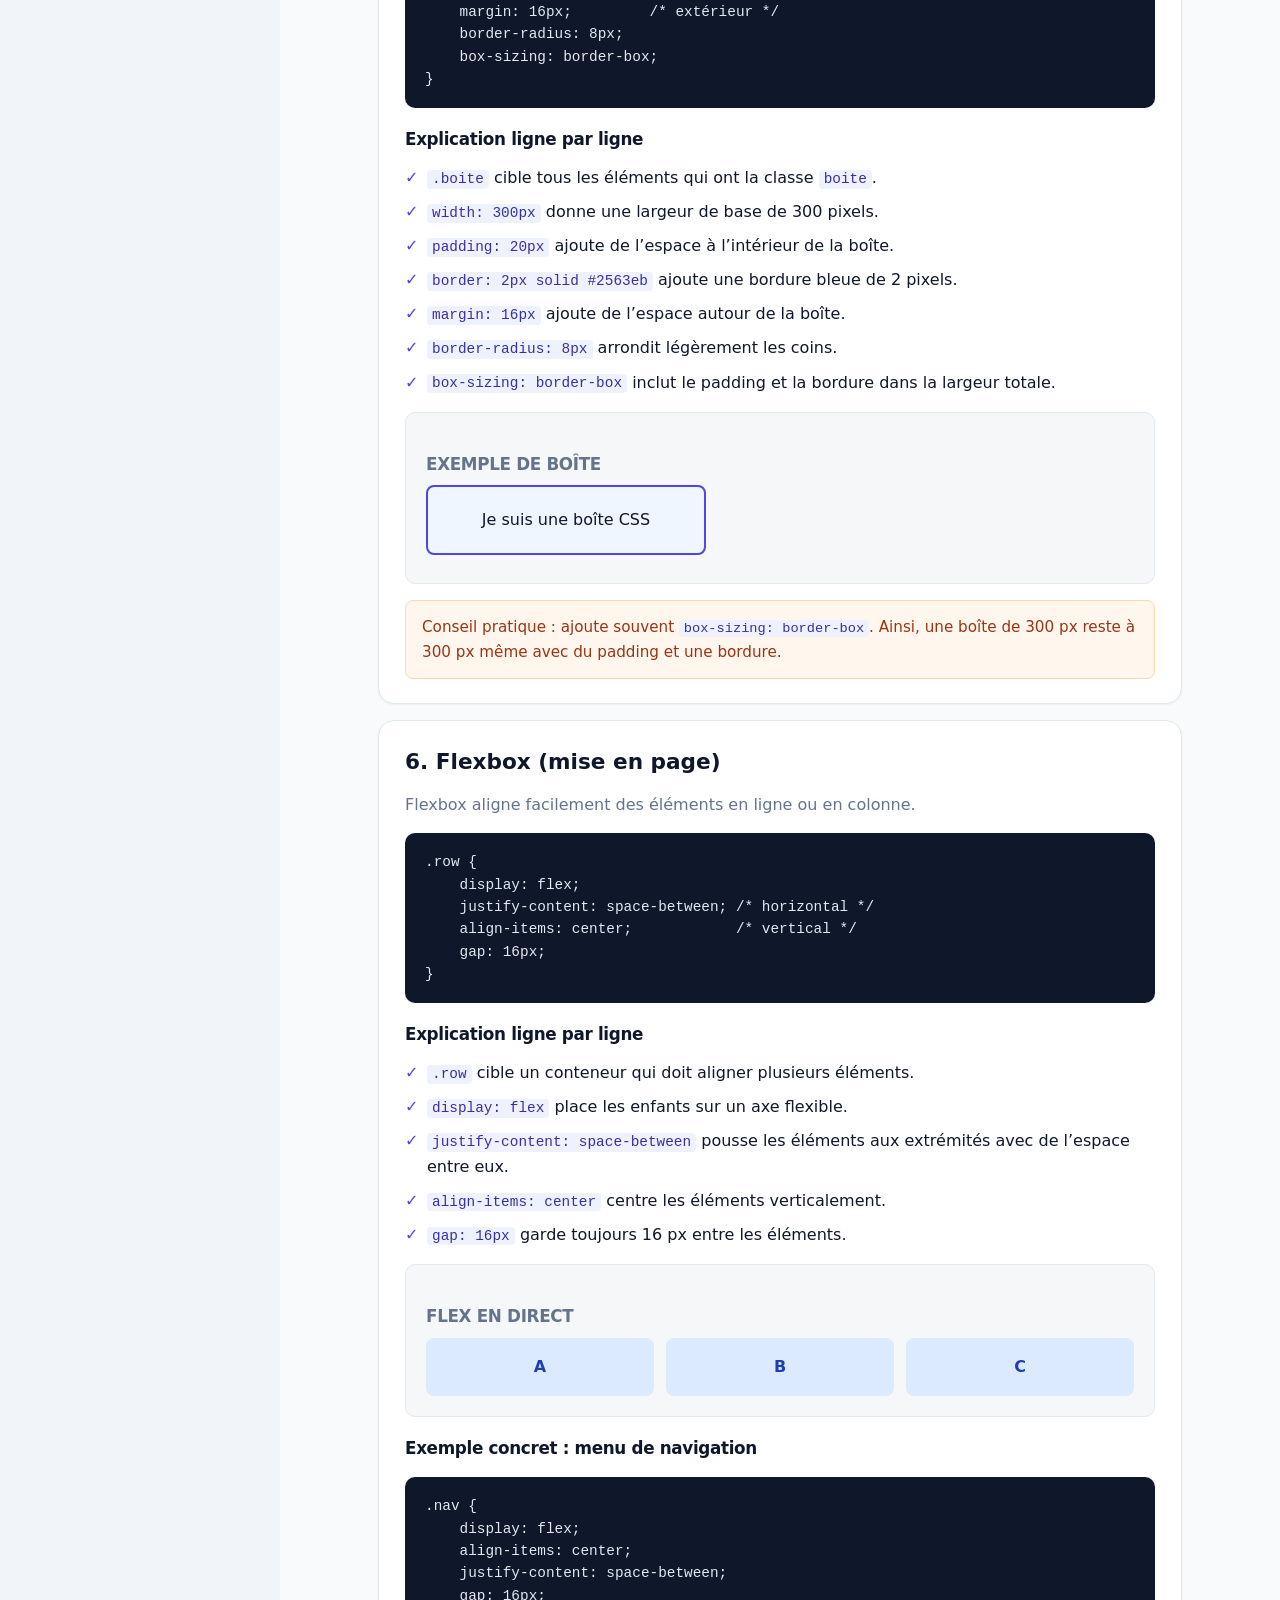
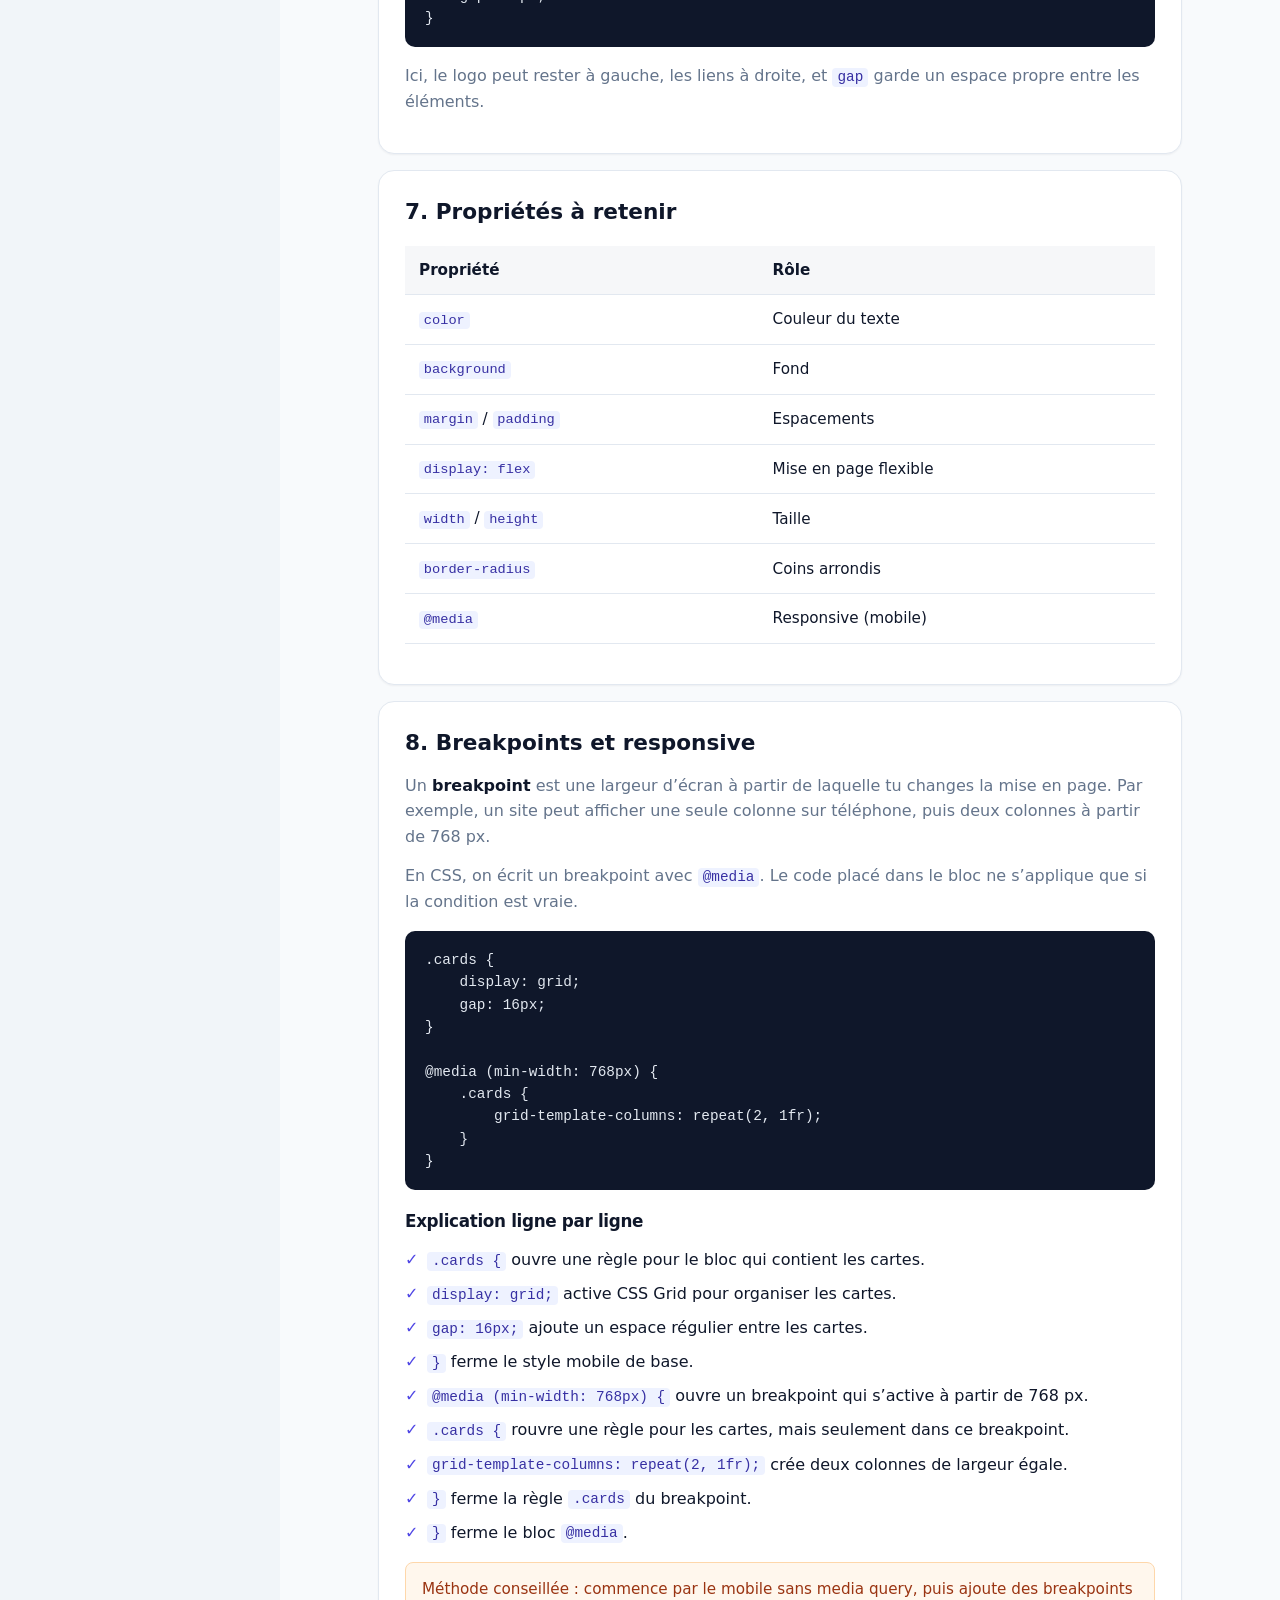
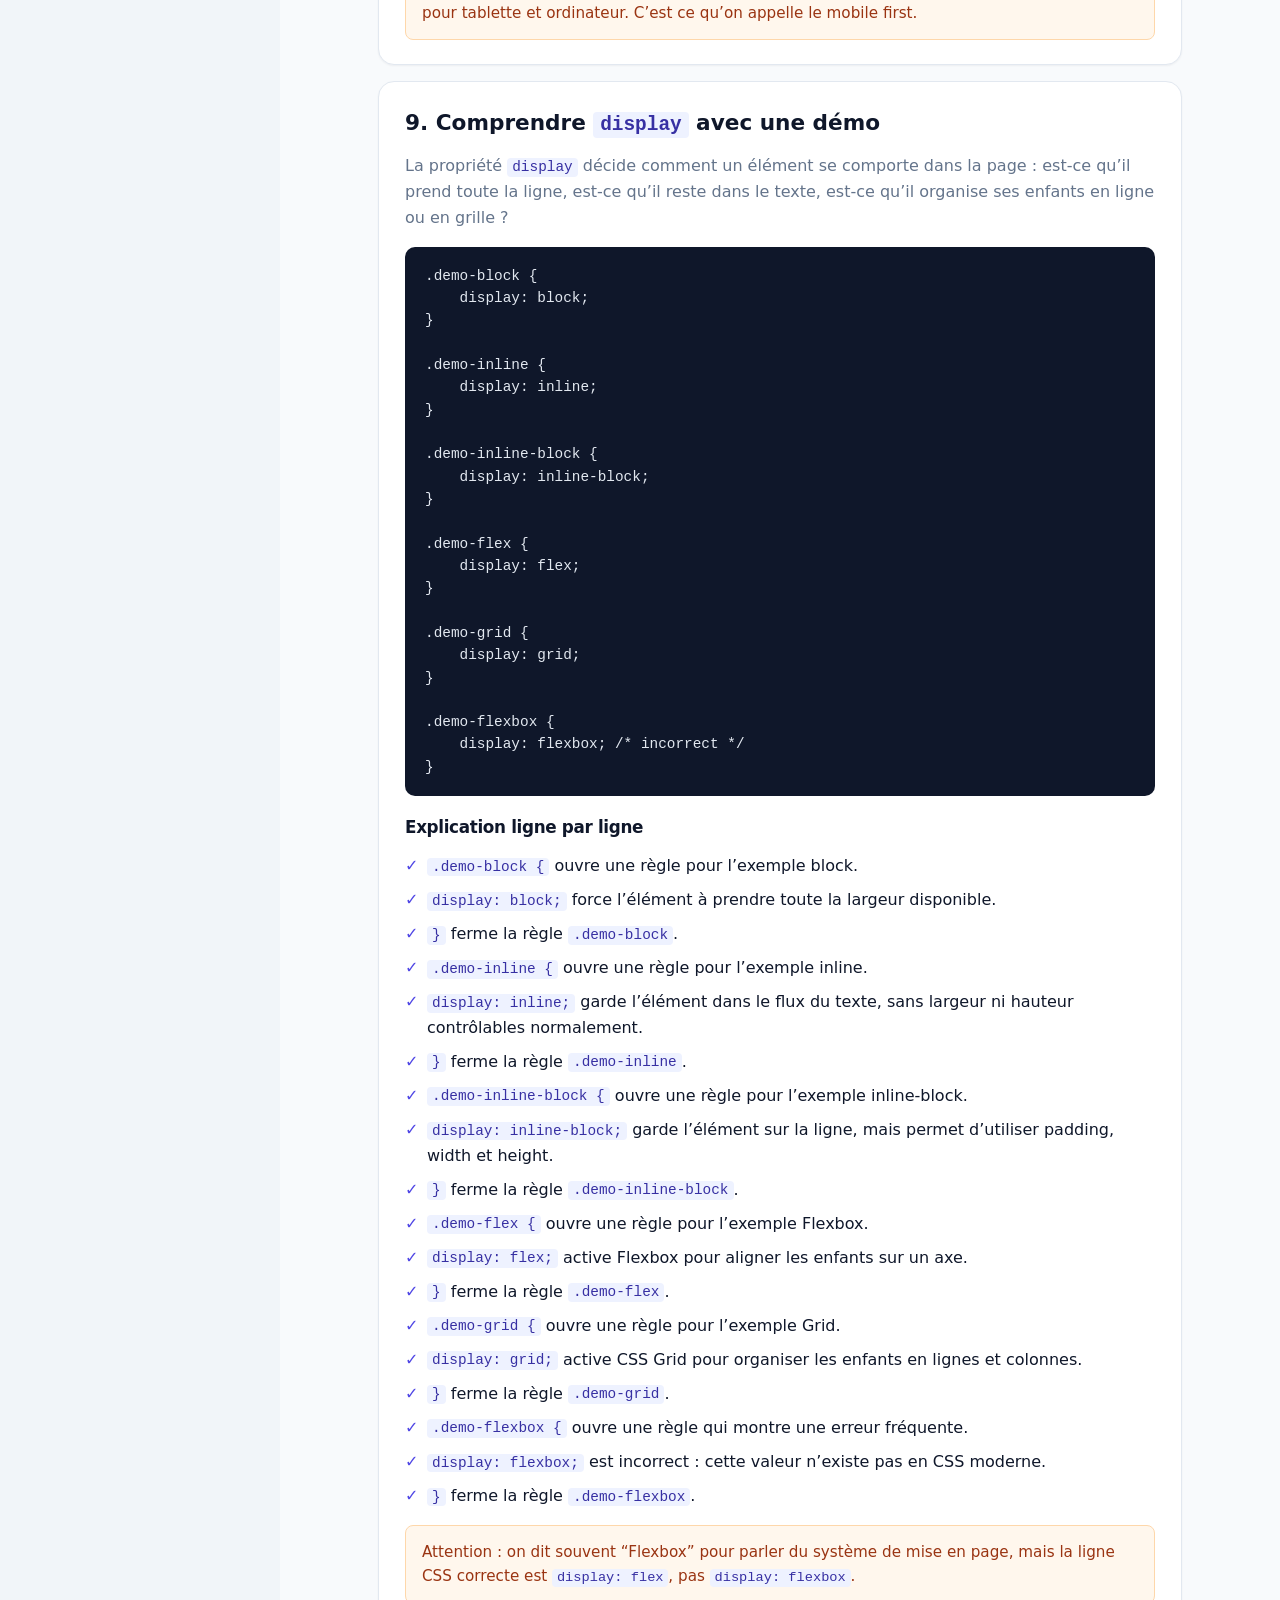
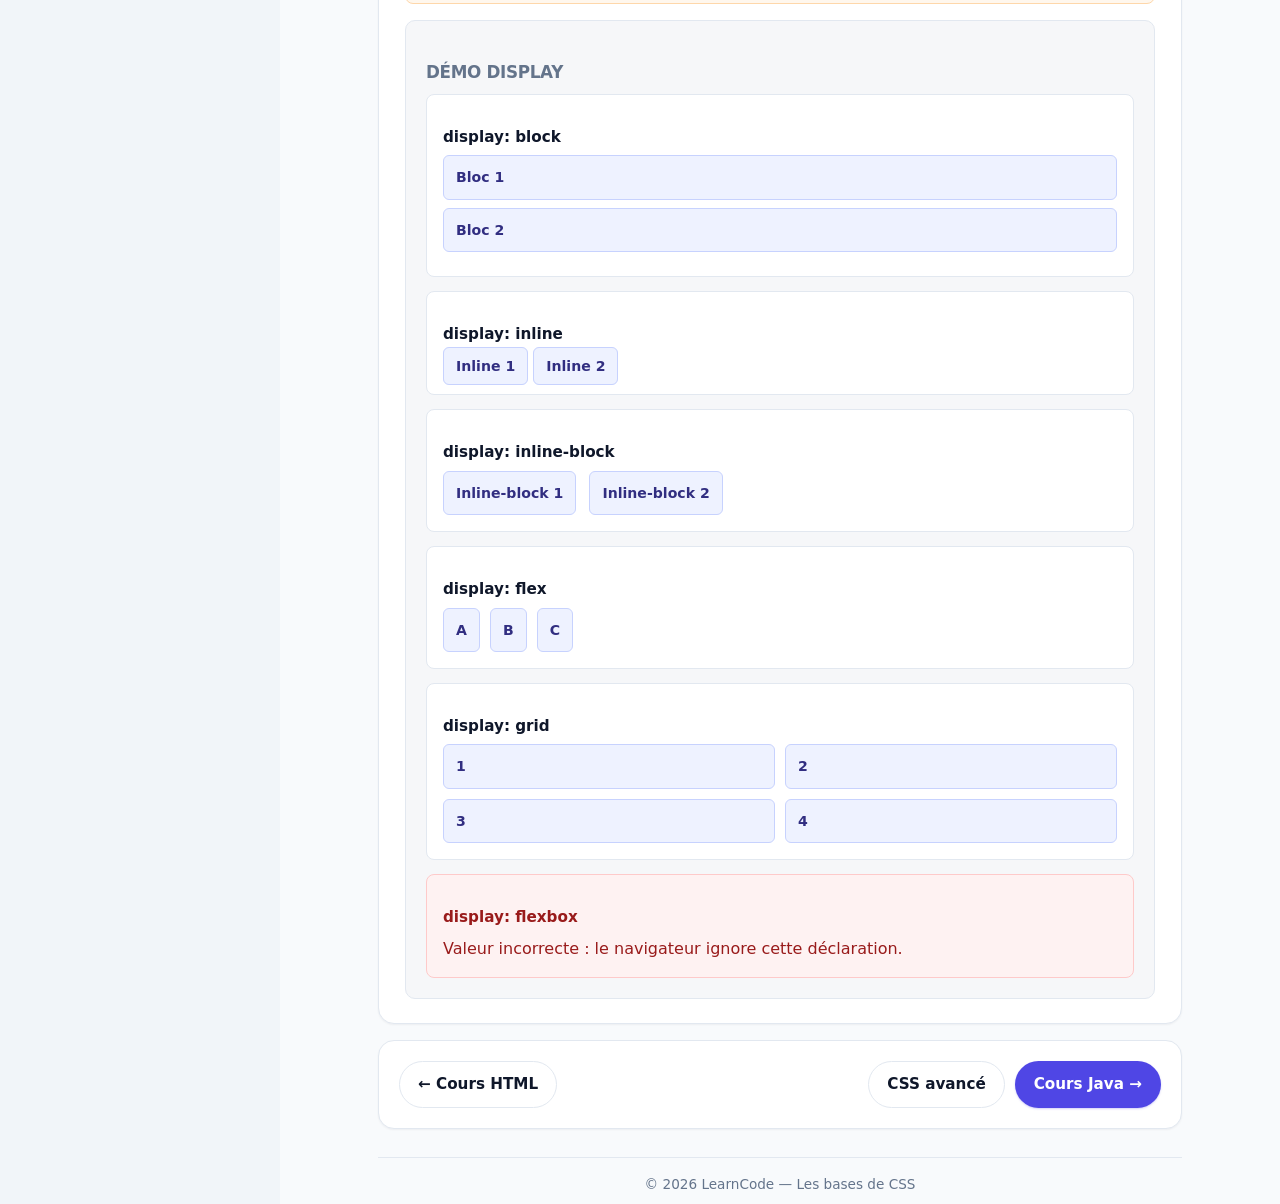
<file: css.html>
<!DOCTYPE html>
<html lang="fr">
<head>
    <meta charset="UTF-8">
    <meta name="viewport" content="width=device-width, initial-scale=1.0">
    <title>Cours CSS — Les bases</title>
    <link rel="stylesheet" href="styles.css">
    <script src="dashboard.js" defer></script>
</head>
<body class="layout-dash">
    <div class="dash">
    <aside class="sidebar" id="sidebar" aria-label="Navigation dashboard">
        <div class="sidebar-brand">
            <a href="index.html" class="sidebar-logo">
                <span class="logo-mark" aria-hidden="true"></span>
                <span>
                    <strong>LearnCode</strong>
                    <small>Dashboard cours</small>
                </span>
            </a>
            <button type="button" class="sidebar-close" id="sidebar-close" aria-label="Fermer le menu">
                <svg width="20" height="20" viewBox="0 0 24 24" fill="none" aria-hidden="true">
                    <path d="M6 6l12 12M18 6L6 18" stroke="currentColor" stroke-width="2" stroke-linecap="round"/>
                </svg>
            </button>
        </div>

        <nav class="sidebar-nav">
            <p class="sidebar-label">Général</p>
            <a href="index.html" class="sidebar-link">
                <span class="sidebar-ico" aria-hidden="true">
                    <svg width="14" height="14" viewBox="0 0 24 24" fill="none"><path d="M4 10.5L12 4l8 6.5V20a1 1 0 0 1-1 1h-5v-6H10v6H5a1 1 0 0 1-1-1v-9.5z" stroke="currentColor" stroke-width="1.8" stroke-linejoin="round"/></svg>
                </span>
                Accueil
            </a>

            <p class="sidebar-label">Bases</p>
            <a href="html.html" class="sidebar-link">
                <span class="sidebar-ico sidebar-ico-html" aria-hidden="true">H</span>
                HTML
            </a>
            <a href="css.html" class="sidebar-link is-active">
                <span class="sidebar-ico sidebar-ico-css" aria-hidden="true">C</span>
                CSS
            </a>
            <a href="java.html" class="sidebar-link">
                <span class="sidebar-ico sidebar-ico-java" aria-hidden="true">J</span>
                Java
            </a>

            <p class="sidebar-label">Avancé</p>
            <a href="html-avance.html" class="sidebar-link">
                <span class="sidebar-ico sidebar-ico-html" aria-hidden="true">H+</span>
                HTML avancé
            </a>
            <a href="css-avance.html" class="sidebar-link">
                <span class="sidebar-ico sidebar-ico-css" aria-hidden="true">C+</span>
                CSS avancé
            </a>
            <a href="js-avance.html" class="sidebar-link">
                <span class="sidebar-ico sidebar-ico-js" aria-hidden="true">JS</span>
                JS avancé
            </a>
            
            <p class="sidebar-label">Parcours pro</p>
            <a href="cours-html-pro.html" class="sidebar-link">
                <span class="sidebar-ico sidebar-ico-html" aria-hidden="true">1</span>
                HTML pro
            </a>
            <a href="cours-css-pro.html" class="sidebar-link">
                <span class="sidebar-ico sidebar-ico-css" aria-hidden="true">2</span>
                CSS pro
            </a>
            <a href="cours-js-pro.html" class="sidebar-link">
                <span class="sidebar-ico sidebar-ico-js" aria-hidden="true">3</span>
                JS pro
            </a>
            <a href="cours-projet.html" class="sidebar-link">
                <span class="sidebar-ico" aria-hidden="true">4</span>
                Projet &amp; checklist
            </a>
            <a href="chronosite-demo.html" class="sidebar-link">
                <span class="sidebar-ico" aria-hidden="true">▶</span>
                Démo ChronoSite
            </a>

            <p class="sidebar-label">Dans ce cours</p>
            <a href="#l1" class="sidebar-link sidebar-link-sub">Qu’est-ce que CSS ?</a>
            <a href="#l2" class="sidebar-link sidebar-link-sub">Lier le CSS au HTML</a>
            <a href="#l3" class="sidebar-link sidebar-link-sub">Sélecteurs essentiels</a>
            <a href="#l4" class="sidebar-link sidebar-link-sub">Couleurs et textes</a>
            <a href="#l5" class="sidebar-link sidebar-link-sub">Box model</a>
            <a href="#l6" class="sidebar-link sidebar-link-sub">Flexbox</a>
            <a href="#l7" class="sidebar-link sidebar-link-sub">Propriétés à retenir</a>
            <a href="#l8" class="sidebar-link sidebar-link-sub">Breakpoints</a>
            <a href="#l9" class="sidebar-link sidebar-link-sub">Display</a>
        </nav>

        <div class="sidebar-footer">
            <a href="index.html" class="btn btn-secondary btn-block">← Site public</a>
        </div>
    </aside>

        <div class="dash-main">
            <header class="dash-topbar">
                <button type="button" class="sidebar-toggle" id="sidebar-toggle" aria-label="Ouvrir le menu" aria-controls="sidebar" aria-expanded="false">
                    <svg width="22" height="22" viewBox="0 0 24 24" fill="none" aria-hidden="true">
                        <path d="M4 7h16M4 12h16M4 17h16" stroke="currentColor" stroke-width="2" stroke-linecap="round"/>
                    </svg>
                </button>
                <div class="dash-topbar-meta">
                    <span class="dash-crumb">Cours</span>
                    <strong>Les bases de CSS</strong>
                </div>
                <div class="dash-topbar-actions">
                    <a href="java.html" class="btn btn-primary">Suivant : Java</a>
                </div>
            </header>

            <main class="dash-content">
                <section class="course-hero dash-hero course-hero-css">
                    <p class="badge">Cours 2 / 3 · Bases</p>
                    <h1>Les bases de CSS</h1>
                    <p>CSS donne le style à ta page : couleurs, tailles, espacements et mise en page.</p>
                </section>

                <div class="course dash-course">
                <article class="lesson" id="l1">
                    <h2>1. Qu’est-ce que CSS ?</h2>
                    <p>
                        Le CSS s’applique aux éléments HTML. Une règle a un
                        <strong>sélecteur</strong>, puis des <strong>propriétés</strong>.
                    </p>
                    <p>
                        En pratique, le HTML décrit le contenu et le CSS décide comment
                        ce contenu doit apparaître à l’écran. Par exemple, le HTML dit
                        “ceci est un titre”, et le CSS dit “ce titre est grand, bleu et
                        espacé du paragraphe suivant”.
                    </p>
                    <pre><code>/* sélecteur { propriété: valeur; } */
p {
    color: blue;
    font-size: 18px;
}</code></pre>
                    <h3>Explication ligne par ligne</h3>
                    <ul class="checklist">
                        <li><code>p</code> sélectionne tous les paragraphes de la page.</li>
                        <li><code>{</code> ouvre le bloc de styles appliqué aux paragraphes.</li>
                        <li><code>color: blue;</code> met la couleur du texte en bleu.</li>
                        <li><code>font-size: 18px;</code> règle la taille du texte à 18 pixels.</li>
                        <li><code>}</code> ferme le bloc de styles.</li>
                    </ul>
                    <div class="note">
                        Lecture de la règle : “pour tous les paragraphes <code>p</code>,
                        mets le texte en bleu et donne-lui une taille de 18 pixels”.
                    </div>
                </article>

                <article class="lesson" id="l2">
                    <h2>2. Lier le CSS au HTML</h2>
                    <p>La méthode recommandée : un fichier externe.</p>
                    <pre><code>&lt;!-- Dans le &lt;head&gt; du HTML --&gt;
&lt;link rel="stylesheet" href="styles.css"&gt;</code></pre>
                    <p>
                        Cette ligne indique au navigateur : “charge aussi le fichier
                        <code>styles.css</code> pour savoir comment afficher la page”.
                        Si le fichier est dans un dossier, il faut écrire le bon chemin :
                    </p>
                    <pre><code>&lt;link rel="stylesheet" href="css/styles.css"&gt;
&lt;link rel="stylesheet" href="assets/css/main.css"&gt;</code></pre>
                    <p>Ou en CSS interne :</p>
                    <pre><code>&lt;style&gt;
    h1 { color: red; }
&lt;/style&gt;</code></pre>
                    <div class="note">
                        Pour un site complet, garde le CSS dans un fichier externe :
                        c’est plus lisible, plus facile à corriger et réutilisable sur
                        plusieurs pages.
                    </div>
                </article>

                <article class="lesson" id="l3">
                    <h2>3. Sélecteurs essentiels</h2>
                    <p>
                        Un sélecteur sert à choisir précisément ce que tu veux styliser.
                        Le plus important est de savoir quand utiliser une balise, une
                        classe ou un ID.
                    </p>
                    <pre><code>/* Balise */
h1 { color: black; }

/* Classe (réutilisable) */
.titre { font-size: 24px; }

/* ID (unique) */
#logo { width: 100px; }

/* Combinaison */
.card p { color: #666; }</code></pre>
                    <h3>Explication ligne par ligne</h3>
                    <ul class="checklist">
                        <li><code>/* Balise */</code> est un commentaire : il sert à expliquer le code, le navigateur l’ignore.</li>
                        <li><code>h1 { color: black; }</code> cible tous les titres <code>h1</code> et met leur texte en noir.</li>
                        <li><code>/* Classe (réutilisable) */</code> annonce l’exemple avec une classe.</li>
                        <li><code>.titre { font-size: 24px; }</code> cible les éléments avec <code>class="titre"</code> et met leur texte à 24 px.</li>
                        <li><code>/* ID (unique) */</code> annonce l’exemple avec un identifiant unique.</li>
                        <li><code>#logo { width: 100px; }</code> cible l’élément avec <code>id="logo"</code> et lui donne une largeur de 100 px.</li>
                        <li><code>/* Combinaison */</code> annonce un sélecteur qui combine plusieurs informations.</li>
                        <li><code>.card p { color: #666; }</code> cible seulement les paragraphes qui se trouvent dans un élément <code>.card</code>.</li>
                    </ul>
                    <div class="table-wrap">
                        <table>
                            <thead>
                                <tr>
                                    <th>Sélecteur</th>
                                    <th>Quand l’utiliser</th>
                                    <th>Exemple concret</th>
                                </tr>
                            </thead>
                            <tbody>
                                <tr>
                                    <td><code>h1</code></td>
                                    <td>Pour tous les titres principaux</td>
                                    <td>Uniformiser la taille des titres de page</td>
                                </tr>
                                <tr>
                                    <td><code>.btn</code></td>
                                    <td>Pour un style réutilisable</td>
                                    <td>Styliser plusieurs boutons du site</td>
                                </tr>
                                <tr>
                                    <td><code>#contact</code></td>
                                    <td>Pour une zone unique</td>
                                    <td>Créer un lien vers la section contact</td>
                                </tr>
                                <tr>
                                    <td><code>.card p</code></td>
                                    <td>Pour cibler un élément dans un bloc</td>
                                    <td>Changer seulement les paragraphes des cartes</td>
                                </tr>
                            </tbody>
                        </table>
                    </div>
                    <div class="demo">
                        <h3 class="demo-title">Classes en action</h3>
                        <p class="css-demo-muted">Texte grisé avec une classe</p>
                        <p class="css-demo-accent">Texte en couleur primaire</p>
                    </div>
                </article>

                <article class="lesson" id="l4">
                    <h2>4. Couleurs et textes</h2>
                    <p>
                        La lisibilité vient surtout de trois choix : une couleur de texte
                        assez contrastée, une taille confortable et une hauteur de ligne
                        suffisante.
                    </p>
                    <pre><code>body {
    color: #1a1a1a;          /* texte */
    background-color: #fff;  /* fond */
    font-family: Arial, sans-serif;
    font-size: 16px;
    line-height: 1.6;
}

.titre {
    font-weight: bold;
    text-align: center;
}</code></pre>
                    <h3>Exemple concret : carte de présentation</h3>
                    <pre><code>.profil-card {
    background: #ffffff;
    color: #0f172a;
    font-family: Arial, sans-serif;
    line-height: 1.6;
}

.profil-card .role {
    color: #64748b;
    font-size: 14px;
}</code></pre>
                    <h3>Explication ligne par ligne</h3>
                    <ul class="checklist">
                        <li><code>.profil-card</code> cible la carte de présentation.</li>
                        <li><code>background: #ffffff</code> donne un fond blanc à la carte.</li>
                        <li><code>color: #0f172a</code> définit une couleur de texte sombre et lisible.</li>
                        <li><code>font-family</code> choisit la police utilisée dans la carte.</li>
                        <li><code>line-height: 1.6</code> augmente l’espace entre les lignes pour améliorer la lecture.</li>
                        <li><code>.profil-card .role</code> cible seulement l’élément <code>role</code> placé dans la carte.</li>
                        <li><code>color: #64748b</code> rend le rôle plus discret que le nom.</li>
                        <li><code>font-size: 14px</code> réduit légèrement la taille du rôle.</li>
                    </ul>
                    <div class="demo">
                        <h3 class="demo-title">Typographie lisible</h3>
                        <article class="css-profile-demo">
                            <strong>Sarah Martin</strong>
                            <span>Développeuse front-end</span>
                            <p>Une carte simple avec un titre visible, un sous-texte discret et un paragraphe facile à lire.</p>
                        </article>
                    </div>
                </article>

                <article class="lesson" id="l5">
                    <h2>5. Box model (le modèle de boîte)</h2>
                    <p>Chaque élément est une boîte avec contenu, padding, bordure et marge.</p>
                    <ul class="checklist">
                        <li><code>content</code> : le texte ou l’image à l’intérieur.</li>
                        <li><code>padding</code> : l’espace entre le contenu et la bordure.</li>
                        <li><code>border</code> : le contour de la boîte.</li>
                        <li><code>margin</code> : l’espace entre cette boîte et les autres éléments.</li>
                    </ul>
                    <pre><code>.boite {
    width: 300px;
    padding: 20px;        /* intérieur */
    border: 2px solid #2563eb;
    margin: 16px;         /* extérieur */
    border-radius: 8px;
    box-sizing: border-box;
}</code></pre>
                    <h3>Explication ligne par ligne</h3>
                    <ul class="checklist">
                        <li><code>.boite</code> cible tous les éléments qui ont la classe <code>boite</code>.</li>
                        <li><code>width: 300px</code> donne une largeur de base de 300 pixels.</li>
                        <li><code>padding: 20px</code> ajoute de l’espace à l’intérieur de la boîte.</li>
                        <li><code>border: 2px solid #2563eb</code> ajoute une bordure bleue de 2 pixels.</li>
                        <li><code>margin: 16px</code> ajoute de l’espace autour de la boîte.</li>
                        <li><code>border-radius: 8px</code> arrondit légèrement les coins.</li>
                        <li><code>box-sizing: border-box</code> inclut le padding et la bordure dans la largeur totale.</li>
                    </ul>
                    <div class="demo">
                        <h3 class="demo-title">Exemple de boîte</h3>
                        <div class="box-demo">Je suis une boîte CSS</div>
                    </div>
                    <div class="note">
                        Conseil pratique : ajoute souvent <code>box-sizing: border-box</code>.
                        Ainsi, une boîte de 300 px reste à 300 px même avec du padding
                        et une bordure.
                    </div>
                </article>

                <article class="lesson" id="l6">
                    <h2>6. Flexbox (mise en page)</h2>
                    <p>Flexbox aligne facilement des éléments en ligne ou en colonne.</p>
                    <pre><code>.row {
    display: flex;
    justify-content: space-between; /* horizontal */
    align-items: center;            /* vertical */
    gap: 16px;
}</code></pre>
                    <h3>Explication ligne par ligne</h3>
                    <ul class="checklist">
                        <li><code>.row</code> cible un conteneur qui doit aligner plusieurs éléments.</li>
                        <li><code>display: flex</code> place les enfants sur un axe flexible.</li>
                        <li><code>justify-content: space-between</code> pousse les éléments aux extrémités avec de l’espace entre eux.</li>
                        <li><code>align-items: center</code> centre les éléments verticalement.</li>
                        <li><code>gap: 16px</code> garde toujours 16 px entre les éléments.</li>
                    </ul>
                    <div class="demo">
                        <h3 class="demo-title">Flex en direct</h3>
                        <div class="flex-demo">
                            <span>A</span>
                            <span>B</span>
                            <span>C</span>
                        </div>
                    </div>
                    <h3>Exemple concret : menu de navigation</h3>
                    <pre><code>.nav {
    display: flex;
    align-items: center;
    justify-content: space-between;
    gap: 16px;
}</code></pre>
                    <p>
                        Ici, le logo peut rester à gauche, les liens à droite, et
                        <code>gap</code> garde un espace propre entre les éléments.
                    </p>
                </article>

                <article class="lesson" id="l7">
                    <h2>7. Propriétés à retenir</h2>
                    <div class="table-wrap">
                        <table>
                            <thead>
                                <tr>
                                    <th>Propriété</th>
                                    <th>Rôle</th>
                                </tr>
                            </thead>
                            <tbody>
                                <tr><td><code>color</code></td><td>Couleur du texte</td></tr>
                                <tr><td><code>background</code></td><td>Fond</td></tr>
                                <tr><td><code>margin</code> / <code>padding</code></td><td>Espacements</td></tr>
                                <tr><td><code>display: flex</code></td><td>Mise en page flexible</td></tr>
                                <tr><td><code>width</code> / <code>height</code></td><td>Taille</td></tr>
                                <tr><td><code>border-radius</code></td><td>Coins arrondis</td></tr>
                                <tr><td><code>@media</code></td><td>Responsive (mobile)</td></tr>
                            </tbody>
                        </table>
                    </div>
                </article>

                <article class="lesson" id="l8">
                    <h2>8. Breakpoints et responsive</h2>
                    <p>
                        Un <strong>breakpoint</strong> est une largeur d’écran à partir de
                        laquelle tu changes la mise en page. Par exemple, un site peut
                        afficher une seule colonne sur téléphone, puis deux colonnes à
                        partir de 768 px.
                    </p>
                    <p>
                        En CSS, on écrit un breakpoint avec <code>@media</code>. Le code
                        placé dans le bloc ne s’applique que si la condition est vraie.
                    </p>
                    <pre><code>.cards {
    display: grid;
    gap: 16px;
}

@media (min-width: 768px) {
    .cards {
        grid-template-columns: repeat(2, 1fr);
    }
}</code></pre>
                    <h3>Explication ligne par ligne</h3>
                    <ul class="checklist">
                        <li><code>.cards {</code> ouvre une règle pour le bloc qui contient les cartes.</li>
                        <li><code>display: grid;</code> active CSS Grid pour organiser les cartes.</li>
                        <li><code>gap: 16px;</code> ajoute un espace régulier entre les cartes.</li>
                        <li><code>}</code> ferme le style mobile de base.</li>
                        <li><code>@media (min-width: 768px) {</code> ouvre un breakpoint qui s’active à partir de 768 px.</li>
                        <li><code>.cards {</code> rouvre une règle pour les cartes, mais seulement dans ce breakpoint.</li>
                        <li><code>grid-template-columns: repeat(2, 1fr);</code> crée deux colonnes de largeur égale.</li>
                        <li><code>}</code> ferme la règle <code>.cards</code> du breakpoint.</li>
                        <li><code>}</code> ferme le bloc <code>@media</code>.</li>
                    </ul>
                    <div class="note">
                        Méthode conseillée : commence par le mobile sans media query, puis
                        ajoute des breakpoints pour tablette et ordinateur. C’est ce qu’on
                        appelle le mobile first.
                    </div>
                </article>

                <article class="lesson" id="l9">
                    <h2>9. Comprendre <code>display</code> avec une démo</h2>
                    <p>
                        La propriété <code>display</code> décide comment un élément se
                        comporte dans la page : est-ce qu’il prend toute la ligne, est-ce
                        qu’il reste dans le texte, est-ce qu’il organise ses enfants en
                        ligne ou en grille ?
                    </p>
                    <pre><code>.demo-block {
    display: block;
}

.demo-inline {
    display: inline;
}

.demo-inline-block {
    display: inline-block;
}

.demo-flex {
    display: flex;
}

.demo-grid {
    display: grid;
}

.demo-flexbox {
    display: flexbox; /* incorrect */
}</code></pre>
                    <h3>Explication ligne par ligne</h3>
                    <ul class="checklist">
                        <li><code>.demo-block {</code> ouvre une règle pour l’exemple block.</li>
                        <li><code>display: block;</code> force l’élément à prendre toute la largeur disponible.</li>
                        <li><code>}</code> ferme la règle <code>.demo-block</code>.</li>
                        <li><code>.demo-inline {</code> ouvre une règle pour l’exemple inline.</li>
                        <li><code>display: inline;</code> garde l’élément dans le flux du texte, sans largeur ni hauteur contrôlables normalement.</li>
                        <li><code>}</code> ferme la règle <code>.demo-inline</code>.</li>
                        <li><code>.demo-inline-block {</code> ouvre une règle pour l’exemple inline-block.</li>
                        <li><code>display: inline-block;</code> garde l’élément sur la ligne, mais permet d’utiliser padding, width et height.</li>
                        <li><code>}</code> ferme la règle <code>.demo-inline-block</code>.</li>
                        <li><code>.demo-flex {</code> ouvre une règle pour l’exemple Flexbox.</li>
                        <li><code>display: flex;</code> active Flexbox pour aligner les enfants sur un axe.</li>
                        <li><code>}</code> ferme la règle <code>.demo-flex</code>.</li>
                        <li><code>.demo-grid {</code> ouvre une règle pour l’exemple Grid.</li>
                        <li><code>display: grid;</code> active CSS Grid pour organiser les enfants en lignes et colonnes.</li>
                        <li><code>}</code> ferme la règle <code>.demo-grid</code>.</li>
                        <li><code>.demo-flexbox {</code> ouvre une règle qui montre une erreur fréquente.</li>
                        <li><code>display: flexbox;</code> est incorrect : cette valeur n’existe pas en CSS moderne.</li>
                        <li><code>}</code> ferme la règle <code>.demo-flexbox</code>.</li>
                    </ul>
                    <div class="note">
                        Attention : on dit souvent “Flexbox” pour parler du système de
                        mise en page, mais la ligne CSS correcte est <code>display: flex</code>,
                        pas <code>display: flexbox</code>.
                    </div>
                    <div class="demo">
                        <h3 class="demo-title">Démo display</h3>
                        <div class="display-lab">
                            <section class="display-case">
                                <h4>display: block</h4>
                                <span class="display-sample display-block">Bloc 1</span>
                                <span class="display-sample display-block">Bloc 2</span>
                            </section>
                            <section class="display-case">
                                <h4>display: inline</h4>
                                <span class="display-sample display-inline">Inline 1</span>
                                <span class="display-sample display-inline">Inline 2</span>
                            </section>
                            <section class="display-case">
                                <h4>display: inline-block</h4>
                                <span class="display-sample display-inline-block">Inline-block 1</span>
                                <span class="display-sample display-inline-block">Inline-block 2</span>
                            </section>
                            <section class="display-case">
                                <h4>display: flex</h4>
                                <div class="display-flex">
                                    <span>A</span>
                                    <span>B</span>
                                    <span>C</span>
                                </div>
                            </section>
                            <section class="display-case">
                                <h4>display: grid</h4>
                                <div class="display-grid">
                                    <span>1</span>
                                    <span>2</span>
                                    <span>3</span>
                                    <span>4</span>
                                </div>
                            </section>
                            <section class="display-case display-case-error">
                                <h4>display: flexbox</h4>
                                <p>Valeur incorrecte : le navigateur ignore cette déclaration.</p>
                            </section>
                        </div>
                    </div>
                </article>

                <div class="course-nav">
                    <a href="html.html" class="btn btn-secondary">← Cours HTML</a>
                    <div class="course-nav-end">
                        <a href="css-avance.html" class="btn btn-secondary">CSS avancé</a>
                        <a href="java.html" class="btn btn-primary">Cours Java →</a>
                    </div>
                </div>
                </div>

                <footer class="dash-footer">
                    <p>© 2026 LearnCode — Les bases de CSS</p>
                </footer>
            </main>
        </div>
    </div>
    <div class="sidebar-backdrop" id="sidebar-backdrop" hidden></div>

</body>
</html>
</file>
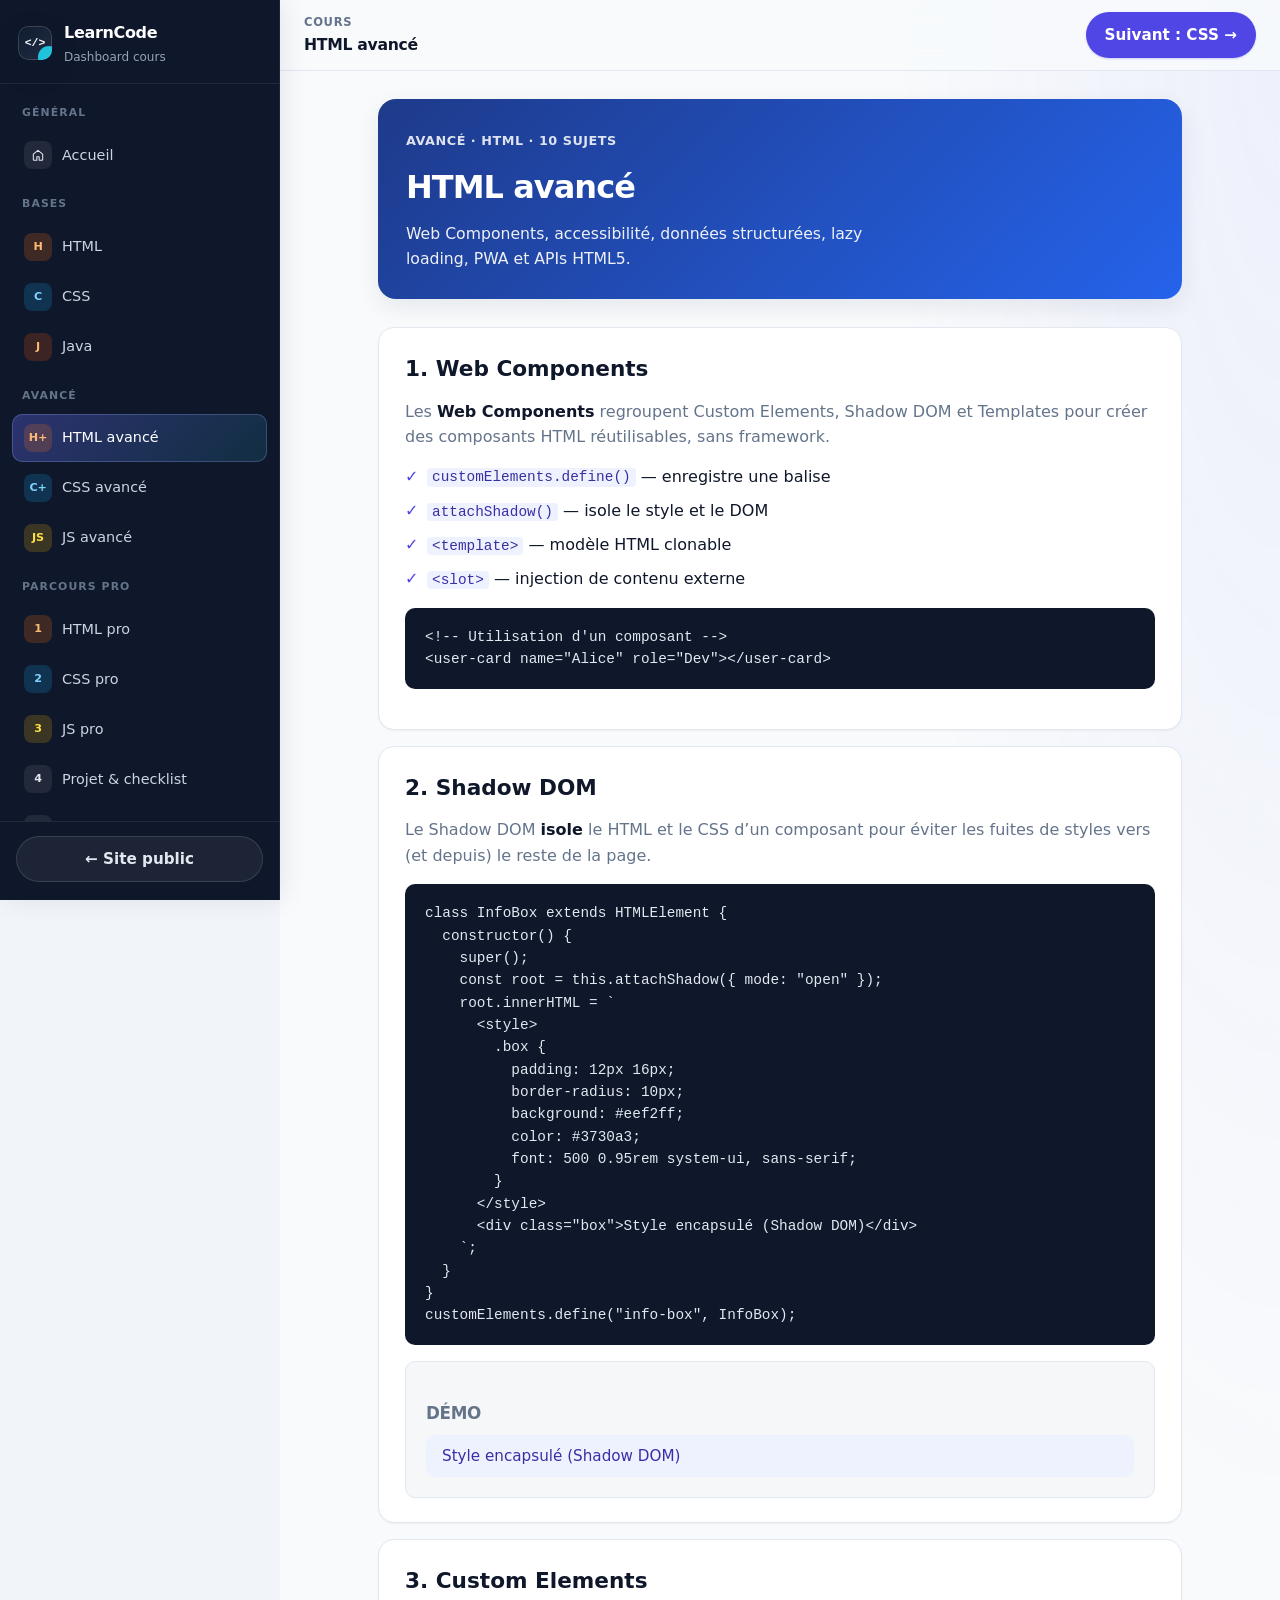
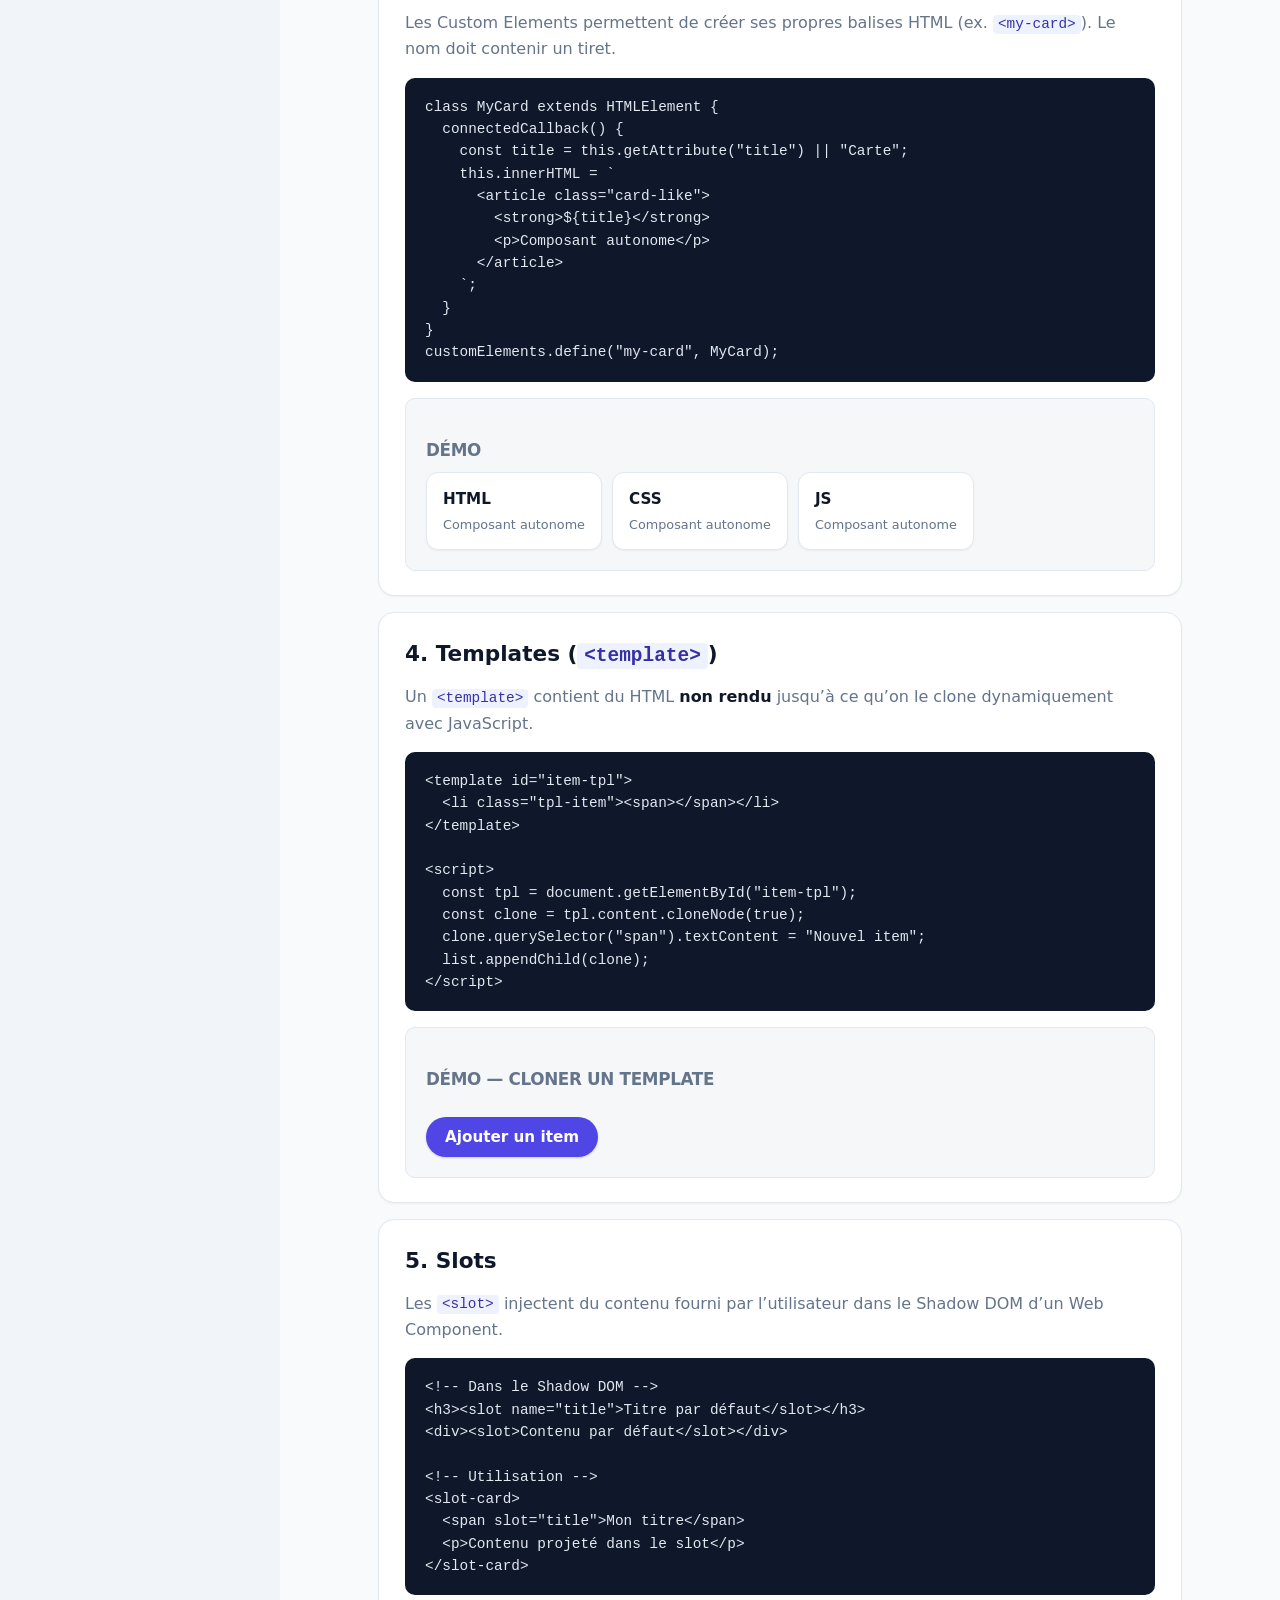
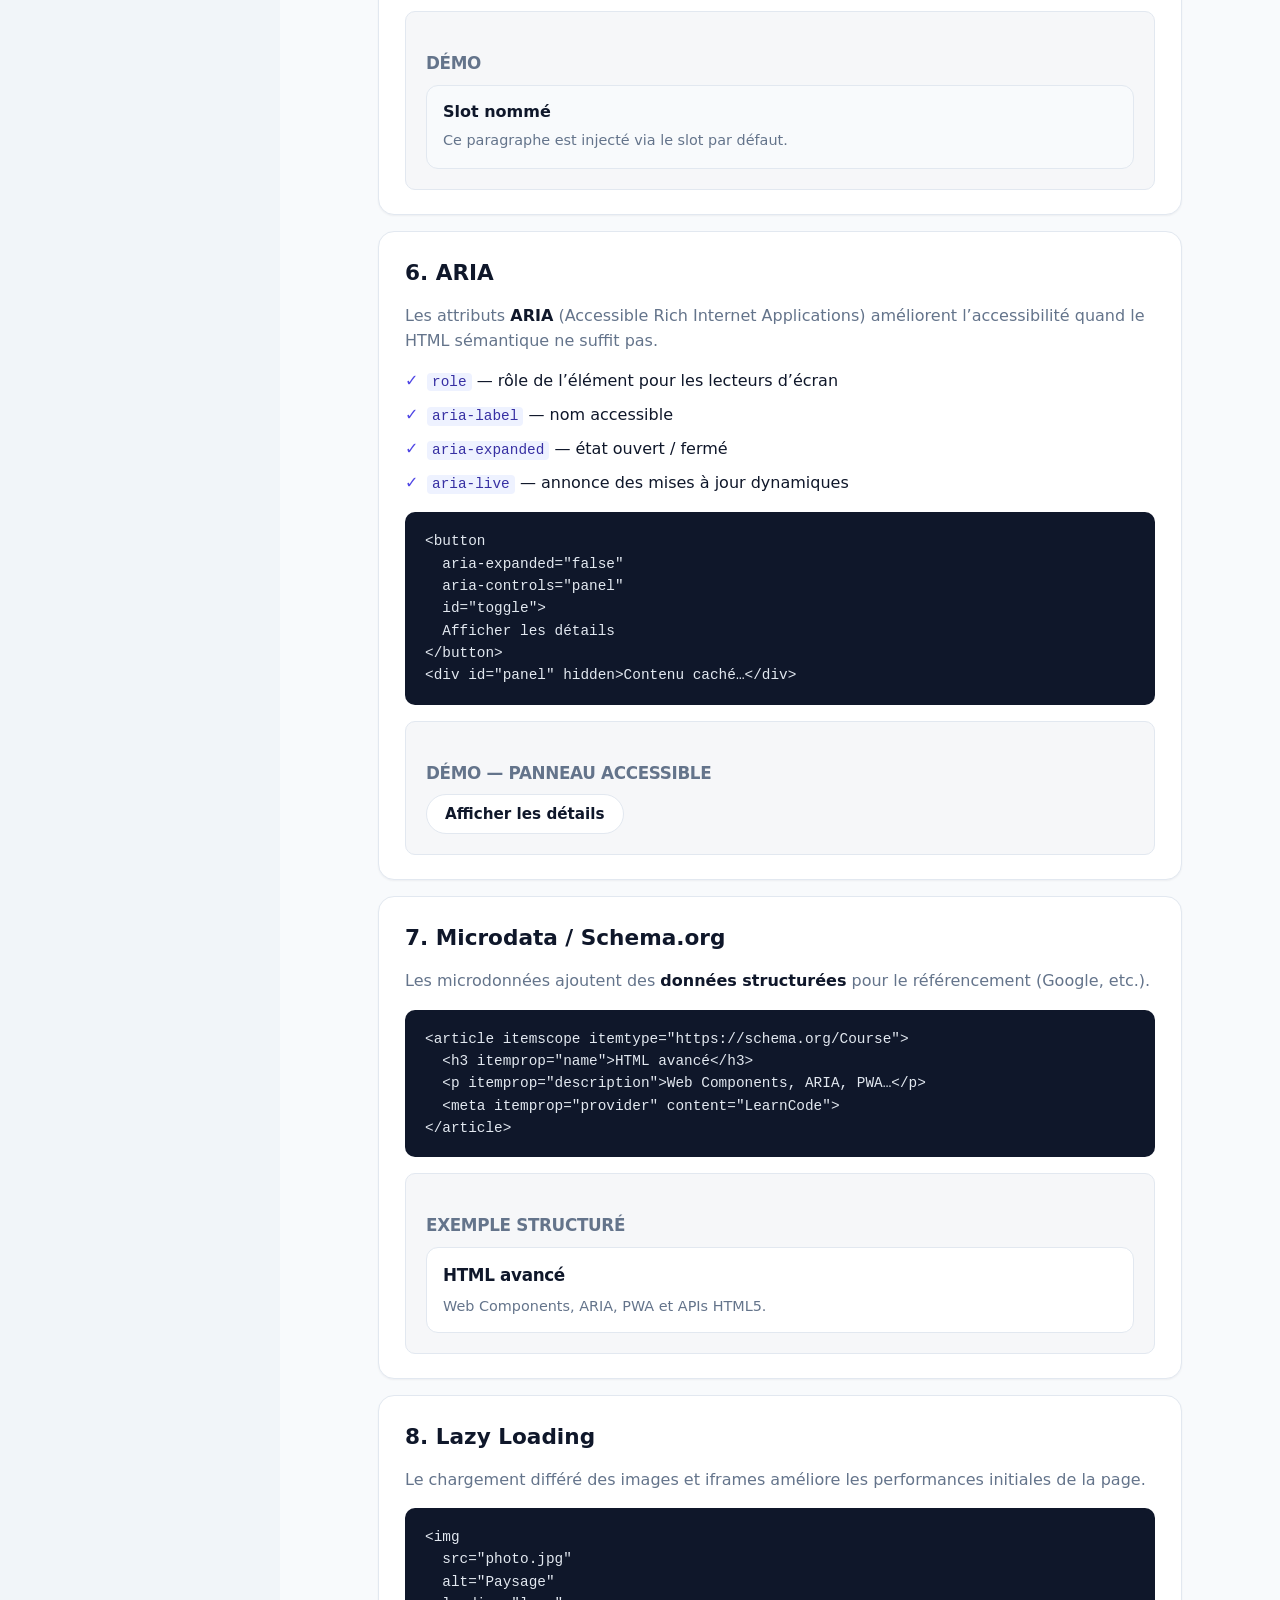
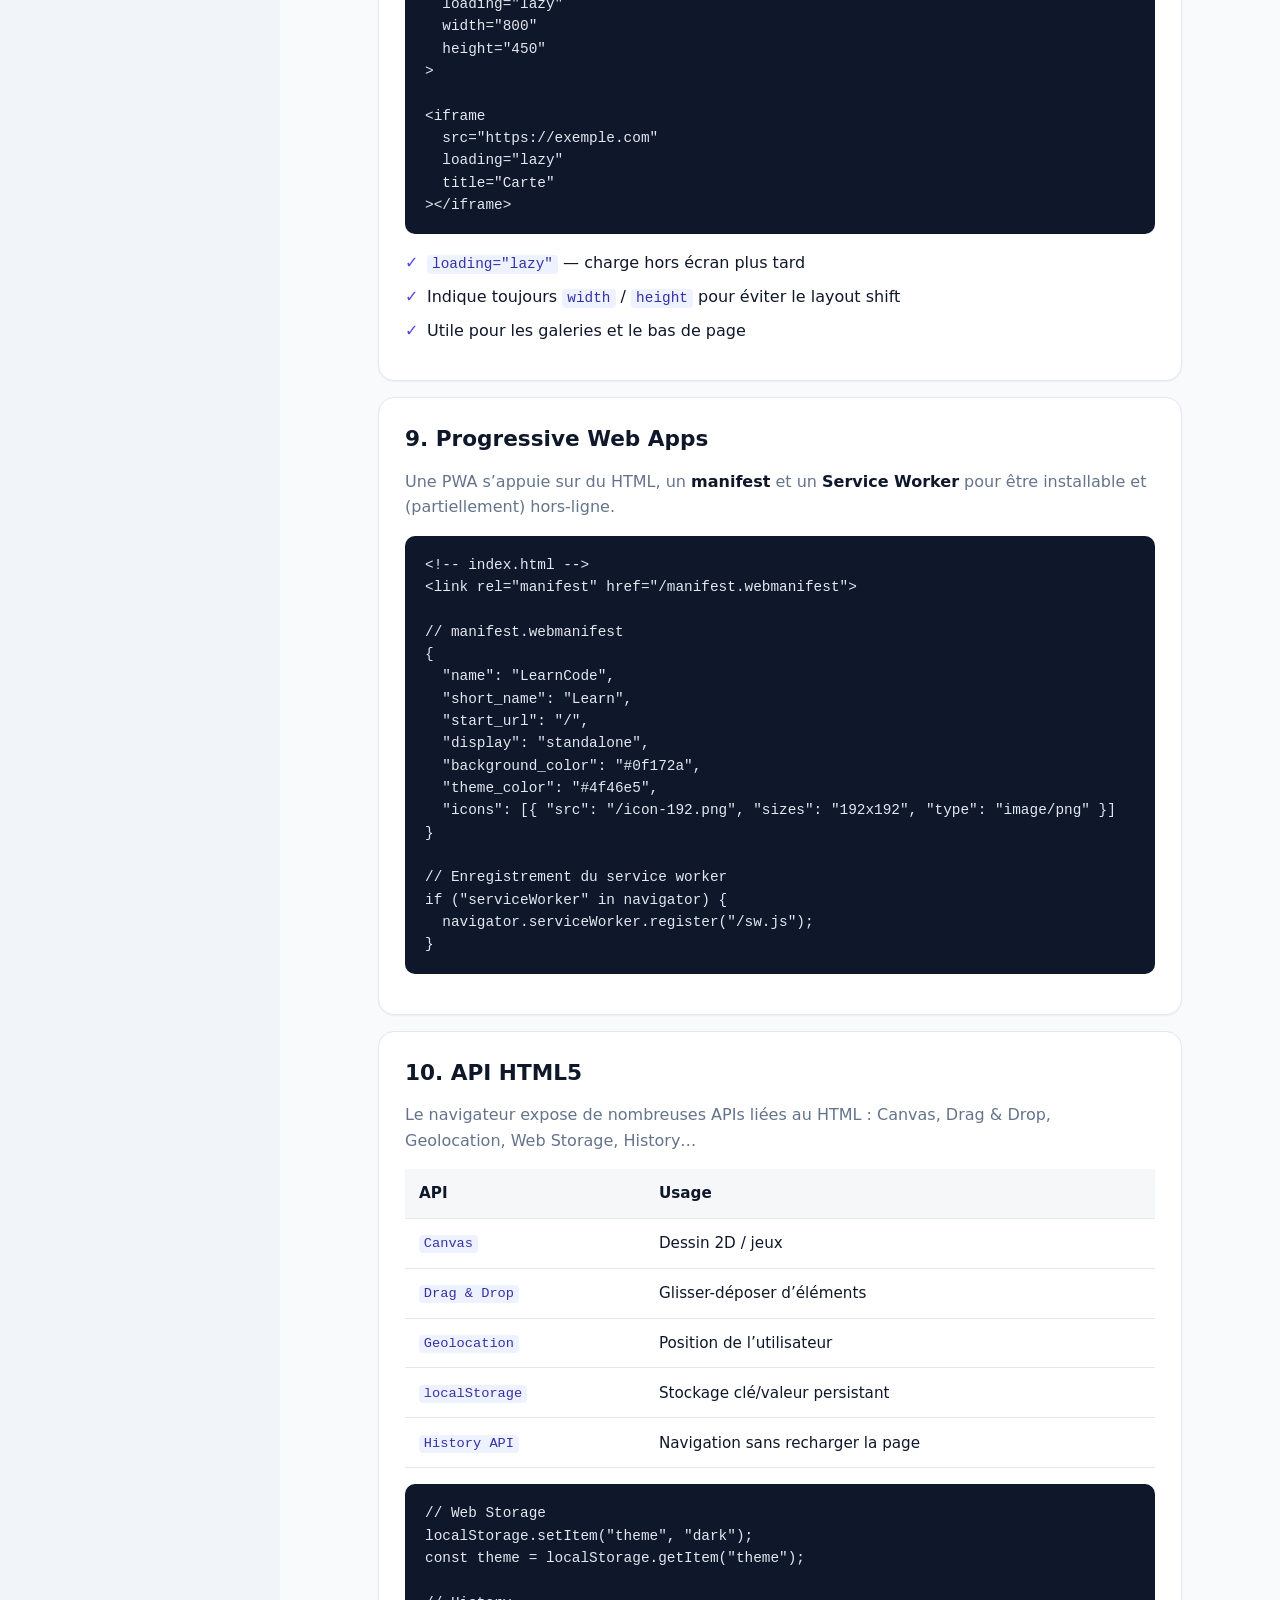
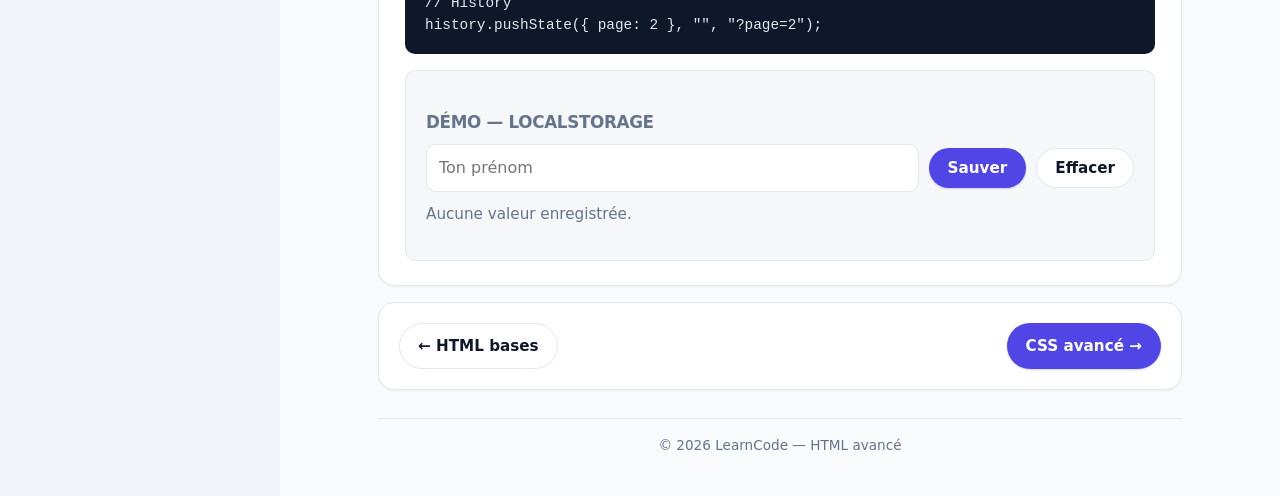
<file: html-avance.html>
<!DOCTYPE html>
<html lang="fr">
<head>
    <meta charset="UTF-8">
    <meta name="viewport" content="width=device-width, initial-scale=1.0">
    <title>HTML avancé — LearnCode</title>
    <link rel="stylesheet" href="styles.css">
    <script src="dashboard.js" defer></script>
</head>
<body class="layout-dash">
    <div class="dash">
    <aside class="sidebar" id="sidebar" aria-label="Navigation dashboard">
        <div class="sidebar-brand">
            <a href="index.html" class="sidebar-logo">
                <span class="logo-mark" aria-hidden="true"></span>
                <span>
                    <strong>LearnCode</strong>
                    <small>Dashboard cours</small>
                </span>
            </a>
            <button type="button" class="sidebar-close" id="sidebar-close" aria-label="Fermer le menu">
                <svg width="20" height="20" viewBox="0 0 24 24" fill="none" aria-hidden="true">
                    <path d="M6 6l12 12M18 6L6 18" stroke="currentColor" stroke-width="2" stroke-linecap="round"/>
                </svg>
            </button>
        </div>

        <nav class="sidebar-nav">
            <p class="sidebar-label">Général</p>
            <a href="index.html" class="sidebar-link">
                <span class="sidebar-ico" aria-hidden="true">
                    <svg width="14" height="14" viewBox="0 0 24 24" fill="none"><path d="M4 10.5L12 4l8 6.5V20a1 1 0 0 1-1 1h-5v-6H10v6H5a1 1 0 0 1-1-1v-9.5z" stroke="currentColor" stroke-width="1.8" stroke-linejoin="round"/></svg>
                </span>
                Accueil
            </a>

            <p class="sidebar-label">Bases</p>
            <a href="html.html" class="sidebar-link">
                <span class="sidebar-ico sidebar-ico-html" aria-hidden="true">H</span>
                HTML
            </a>
            <a href="css.html" class="sidebar-link">
                <span class="sidebar-ico sidebar-ico-css" aria-hidden="true">C</span>
                CSS
            </a>
            <a href="java.html" class="sidebar-link">
                <span class="sidebar-ico sidebar-ico-java" aria-hidden="true">J</span>
                Java
            </a>

            <p class="sidebar-label">Avancé</p>
            <a href="html-avance.html" class="sidebar-link is-active">
                <span class="sidebar-ico sidebar-ico-html" aria-hidden="true">H+</span>
                HTML avancé
            </a>
            <a href="css-avance.html" class="sidebar-link">
                <span class="sidebar-ico sidebar-ico-css" aria-hidden="true">C+</span>
                CSS avancé
            </a>
            <a href="js-avance.html" class="sidebar-link">
                <span class="sidebar-ico sidebar-ico-js" aria-hidden="true">JS</span>
                JS avancé
            </a>
            
            <p class="sidebar-label">Parcours pro</p>
            <a href="cours-html-pro.html" class="sidebar-link">
                <span class="sidebar-ico sidebar-ico-html" aria-hidden="true">1</span>
                HTML pro
            </a>
            <a href="cours-css-pro.html" class="sidebar-link">
                <span class="sidebar-ico sidebar-ico-css" aria-hidden="true">2</span>
                CSS pro
            </a>
            <a href="cours-js-pro.html" class="sidebar-link">
                <span class="sidebar-ico sidebar-ico-js" aria-hidden="true">3</span>
                JS pro
            </a>
            <a href="cours-projet.html" class="sidebar-link">
                <span class="sidebar-ico" aria-hidden="true">4</span>
                Projet &amp; checklist
            </a>
            <a href="chronosite-demo.html" class="sidebar-link">
                <span class="sidebar-ico" aria-hidden="true">▶</span>
                Démo ChronoSite
            </a>

            <p class="sidebar-label">Dans ce cours</p>
            <a href="#web-components" class="sidebar-link sidebar-link-sub">Web Components</a>
            <a href="#shadow-dom" class="sidebar-link sidebar-link-sub">Shadow DOM</a>
            <a href="#custom-elements" class="sidebar-link sidebar-link-sub">Custom Elements</a>
            <a href="#templates" class="sidebar-link sidebar-link-sub">Templates</a>
            <a href="#slots" class="sidebar-link sidebar-link-sub">Slots</a>
            <a href="#aria" class="sidebar-link sidebar-link-sub">ARIA</a>
            <a href="#microdata" class="sidebar-link sidebar-link-sub">Microdata</a>
            <a href="#lazy-loading" class="sidebar-link sidebar-link-sub">Lazy Loading</a>
            <a href="#pwa" class="sidebar-link sidebar-link-sub">PWA</a>
            <a href="#api-html5" class="sidebar-link sidebar-link-sub">API HTML5</a>
        </nav>

        <div class="sidebar-footer">
            <a href="index.html" class="btn btn-secondary btn-block">← Site public</a>
        </div>
    </aside>

        <div class="dash-main">
            <header class="dash-topbar">
                <button type="button" class="sidebar-toggle" id="sidebar-toggle" aria-label="Ouvrir le menu" aria-controls="sidebar" aria-expanded="false">
                    <svg width="22" height="22" viewBox="0 0 24 24" fill="none" aria-hidden="true">
                        <path d="M4 7h16M4 12h16M4 17h16" stroke="currentColor" stroke-width="2" stroke-linecap="round"/>
                    </svg>
                </button>
                <div class="dash-topbar-meta">
                    <span class="dash-crumb">Cours</span>
                    <strong>HTML avancé</strong>
                </div>
                <div class="dash-topbar-actions">
                    <a href="css-avance.html" class="btn btn-primary">Suivant : CSS →</a>
                </div>
            </header>

            <main class="dash-content">
                <section class="course-hero dash-hero">
                    <p class="badge">Avancé · HTML · 10 sujets</p>
                    <h1>HTML avancé</h1>
                    <p>Web Components, accessibilité, données structurées, lazy loading, PWA et APIs HTML5.</p>
                </section>

                <div class="course dash-course">
<article class="lesson" id="web-components">
                    <h2>1. Web Components</h2>
                    <p>
                        Les <strong>Web Components</strong> regroupent Custom Elements,
                        Shadow DOM et Templates pour créer des composants HTML réutilisables,
                        sans framework.
                    </p>
                    <ul class="checklist">
                        <li><code>customElements.define()</code> — enregistre une balise</li>
                        <li><code>attachShadow()</code> — isole le style et le DOM</li>
                        <li><code>&lt;template&gt;</code> — modèle HTML clonable</li>
                        <li><code>&lt;slot&gt;</code> — injection de contenu externe</li>
                    </ul>
                    <pre><code>&lt;!-- Utilisation d'un composant --&gt;
&lt;user-card name="Alice" role="Dev"&gt;&lt;/user-card&gt;</code></pre>
                </article>

                <article class="lesson" id="shadow-dom">
                    <h2>2. Shadow DOM</h2>
                    <p>
                        Le Shadow DOM <strong>isole</strong> le HTML et le CSS d’un composant
                        pour éviter les fuites de styles vers (et depuis) le reste de la page.
                    </p>
                    <pre><code>class InfoBox extends HTMLElement {
  constructor() {
    super();
    const root = this.attachShadow({ mode: "open" });
    root.innerHTML = `
      &lt;style&gt;
        .box {
          padding: 12px 16px;
          border-radius: 10px;
          background: #eef2ff;
          color: #3730a3;
          font: 500 0.95rem system-ui, sans-serif;
        }
      &lt;/style&gt;
      &lt;div class="box"&gt;Style encapsulé (Shadow DOM)&lt;/div&gt;
    `;
  }
}
customElements.define("info-box", InfoBox);</code></pre>
                    <div class="demo">
                        <h3 class="demo-title">Démo</h3>
                        <info-box></info-box>
                    </div>
                </article>

                <article class="lesson" id="custom-elements">
                    <h2>3. Custom Elements</h2>
                    <p>
                        Les Custom Elements permettent de créer ses propres balises HTML
                        (ex. <code>&lt;my-card&gt;</code>). Le nom doit contenir un tiret.
                    </p>
                    <pre><code>class MyCard extends HTMLElement {
  connectedCallback() {
    const title = this.getAttribute("title") || "Carte";
    this.innerHTML = `
      &lt;article class="card-like"&gt;
        &lt;strong&gt;${title}&lt;/strong&gt;
        &lt;p&gt;Composant autonome&lt;/p&gt;
      &lt;/article&gt;
    `;
  }
}
customElements.define("my-card", MyCard);</code></pre>
                    <div class="demo">
                        <h3 class="demo-title">Démo</h3>
                        <div class="demo-row">
                            <my-card title="HTML"></my-card>
                            <my-card title="CSS"></my-card>
                            <my-card title="JS"></my-card>
                        </div>
                    </div>
                </article>

                <article class="lesson" id="templates">
                    <h2>4. Templates (<code>&lt;template&gt;</code>)</h2>
                    <p>
                        Un <code>&lt;template&gt;</code> contient du HTML <strong>non rendu</strong>
                        jusqu’à ce qu’on le clone dynamiquement avec JavaScript.
                    </p>
                    <pre><code>&lt;template id="item-tpl"&gt;
  &lt;li class="tpl-item"&gt;&lt;span&gt;&lt;/span&gt;&lt;/li&gt;
&lt;/template&gt;

&lt;script&gt;
  const tpl = document.getElementById("item-tpl");
  const clone = tpl.content.cloneNode(true);
  clone.querySelector("span").textContent = "Nouvel item";
  list.appendChild(clone);
&lt;/script&gt;</code></pre>
                    <div class="demo">
                        <h3 class="demo-title">Démo — cloner un template</h3>
                        <template id="item-tpl">
                            <li class="tpl-item"><span></span></li>
                        </template>
                        <ul id="tpl-list" class="checklist"></ul>
                        <button type="button" class="btn btn-primary" id="btn-tpl">Ajouter un item</button>
                    </div>
                </article>

                <article class="lesson" id="slots">
                    <h2>5. Slots</h2>
                    <p>
                        Les <code>&lt;slot&gt;</code> injectent du contenu fourni par l’utilisateur
                        dans le Shadow DOM d’un Web Component.
                    </p>
                    <pre><code>&lt;!-- Dans le Shadow DOM --&gt;
&lt;h3&gt;&lt;slot name="title"&gt;Titre par défaut&lt;/slot&gt;&lt;/h3&gt;
&lt;div&gt;&lt;slot&gt;Contenu par défaut&lt;/slot&gt;&lt;/div&gt;

&lt;!-- Utilisation --&gt;
&lt;slot-card&gt;
  &lt;span slot="title"&gt;Mon titre&lt;/span&gt;
  &lt;p&gt;Contenu projeté dans le slot&lt;/p&gt;
&lt;/slot-card&gt;</code></pre>
                    <div class="demo">
                        <h3 class="demo-title">Démo</h3>
                        <slot-card>
                            <span slot="title">Slot nommé</span>
                            <p style="margin:0;color:#64748b;font-size:0.9rem">
                                Ce paragraphe est injecté via le slot par défaut.
                            </p>
                        </slot-card>
                    </div>
                </article>

                <article class="lesson" id="aria">
                    <h2>6. ARIA</h2>
                    <p>
                        Les attributs <strong>ARIA</strong> (Accessible Rich Internet Applications)
                        améliorent l’accessibilité quand le HTML sémantique ne suffit pas.
                    </p>
                    <ul class="checklist">
                        <li><code>role</code> — rôle de l’élément pour les lecteurs d’écran</li>
                        <li><code>aria-label</code> — nom accessible</li>
                        <li><code>aria-expanded</code> — état ouvert / fermé</li>
                        <li><code>aria-live</code> — annonce des mises à jour dynamiques</li>
                    </ul>
                    <pre><code>&lt;button
  aria-expanded="false"
  aria-controls="panel"
  id="toggle"&gt;
  Afficher les détails
&lt;/button&gt;
&lt;div id="panel" hidden&gt;Contenu caché…&lt;/div&gt;</code></pre>
                    <div class="demo">
                        <h3 class="demo-title">Démo — panneau accessible</h3>
                        <button
                            type="button"
                            class="btn btn-secondary"
                            id="aria-toggle"
                            aria-expanded="false"
                            aria-controls="aria-panel"
                        >
                            Afficher les détails
                        </button>
                        <div id="aria-panel" class="note" hidden style="margin-top:12px">
                            Ce panneau est annoncé correctement grâce à
                            <code>aria-expanded</code> et <code>aria-controls</code>.
                        </div>
                    </div>
                </article>

                <article class="lesson" id="microdata">
                    <h2>7. Microdata / Schema.org</h2>
                    <p>
                        Les microdonnées ajoutent des <strong>données structurées</strong>
                        pour le référencement (Google, etc.).
                    </p>
                    <pre><code>&lt;article itemscope itemtype="https://schema.org/Course"&gt;
  &lt;h3 itemprop="name"&gt;HTML avancé&lt;/h3&gt;
  &lt;p itemprop="description"&gt;Web Components, ARIA, PWA…&lt;/p&gt;
  &lt;meta itemprop="provider" content="LearnCode"&gt;
&lt;/article&gt;</code></pre>
                    <div class="demo">
                        <h3 class="demo-title">Exemple structuré</h3>
                        <article itemscope itemtype="https://schema.org/Course" class="schema-card">
                            <h3 itemprop="name" style="margin:0 0 6px;font-size:1.05rem">HTML avancé</h3>
                            <p itemprop="description" style="margin:0;color:#64748b;font-size:0.9rem">
                                Web Components, ARIA, PWA et APIs HTML5.
                            </p>
                            <meta itemprop="provider" content="LearnCode">
                        </article>
                    </div>
                </article>

                <article class="lesson" id="lazy-loading">
                    <h2>8. Lazy Loading</h2>
                    <p>
                        Le chargement différé des images et iframes améliore les performances
                        initiales de la page.
                    </p>
                    <pre><code>&lt;img
  src="photo.jpg"
  alt="Paysage"
  loading="lazy"
  width="800"
  height="450"
&gt;

&lt;iframe
  src="https://exemple.com"
  loading="lazy"
  title="Carte"
&gt;&lt;/iframe&gt;</code></pre>
                    <ul class="checklist">
                        <li><code>loading="lazy"</code> — charge hors écran plus tard</li>
                        <li>Indique toujours <code>width</code> / <code>height</code> pour éviter le layout shift</li>
                        <li>Utile pour les galeries et le bas de page</li>
                    </ul>
                </article>

                <article class="lesson" id="pwa">
                    <h2>9. Progressive Web Apps</h2>
                    <p>
                        Une PWA s’appuie sur du HTML, un <strong>manifest</strong> et un
                        <strong>Service Worker</strong> pour être installable et (partiellement) hors-ligne.
                    </p>
                    <pre><code>&lt;!-- index.html --&gt;
&lt;link rel="manifest" href="/manifest.webmanifest"&gt;

// manifest.webmanifest
{
  "name": "LearnCode",
  "short_name": "Learn",
  "start_url": "/",
  "display": "standalone",
  "background_color": "#0f172a",
  "theme_color": "#4f46e5",
  "icons": [{ "src": "/icon-192.png", "sizes": "192x192", "type": "image/png" }]
}

// Enregistrement du service worker
if ("serviceWorker" in navigator) {
  navigator.serviceWorker.register("/sw.js");
}</code></pre>
                </article>

                <article class="lesson" id="api-html5">
                    <h2>10. API HTML5</h2>
                    <p>
                        Le navigateur expose de nombreuses APIs liées au HTML :
                        Canvas, Drag &amp; Drop, Geolocation, Web Storage, History…
                    </p>
                    <div class="table-wrap">
                        <table>
                            <thead>
                                <tr>
                                    <th>API</th>
                                    <th>Usage</th>
                                </tr>
                            </thead>
                            <tbody>
                                <tr><td><code>Canvas</code></td><td>Dessin 2D / jeux</td></tr>
                                <tr><td><code>Drag &amp; Drop</code></td><td>Glisser-déposer d’éléments</td></tr>
                                <tr><td><code>Geolocation</code></td><td>Position de l’utilisateur</td></tr>
                                <tr><td><code>localStorage</code></td><td>Stockage clé/valeur persistant</td></tr>
                                <tr><td><code>History API</code></td><td>Navigation sans recharger la page</td></tr>
                            </tbody>
                        </table>
                    </div>
                    <pre><code>// Web Storage
localStorage.setItem("theme", "dark");
const theme = localStorage.getItem("theme");

// History
history.pushState({ page: 2 }, "", "?page=2");</code></pre>
                    <div class="demo">
                        <h3 class="demo-title">Démo — localStorage</h3>
                        <div class="demo-row">
                            <input type="text" id="storage-input" class="demo-input" placeholder="Ton prénom" aria-label="Prénom">
                            <button type="button" class="btn btn-primary" id="storage-save">Sauver</button>
                            <button type="button" class="btn btn-secondary" id="storage-clear">Effacer</button>
                        </div>
                        <p id="storage-out" class="demo-out" aria-live="polite"></p>
                    </div>
                </article>

                <div class="course-nav">
                    <a href="html.html" class="btn btn-secondary">← HTML bases</a>
                    <a href="css-avance.html" class="btn btn-primary">CSS avancé →</a>
                </div>
                </div>

                <footer class="dash-footer">
                    <p>© 2026 LearnCode — HTML avancé</p>
                </footer>
            </main>
        </div>
    </div>
    <div class="sidebar-backdrop" id="sidebar-backdrop" hidden></div>
<script>
        /* Shadow DOM demo */
        class InfoBox extends HTMLElement {
            constructor() {
                super();
                const root = this.attachShadow({ mode: "open" });
                root.innerHTML = `
                    <style>
                        .box {
                            padding: 12px 16px;
                            border-radius: 10px;
                            background: #eef2ff;
                            color: #3730a3;
                            font: 500 0.95rem system-ui, sans-serif;
                        }
                    </style>
                    <div class="box">Style encapsulé (Shadow DOM)</div>
                `;
            }
        }
        customElements.define("info-box", InfoBox);

        /* Custom element demo */
        class MyCard extends HTMLElement {
            connectedCallback() {
                const title = this.getAttribute("title") || "Carte";
                this.innerHTML = `
                    <div class="adv-mini-card">
                        <strong>${title}</strong>
                        <span>Composant autonome</span>
                    </div>
                `;
            }
        }
        customElements.define("my-card", MyCard);

        /* Slot card demo */
        class SlotCard extends HTMLElement {
            constructor() {
                super();
                const root = this.attachShadow({ mode: "open" });
                root.innerHTML = `
                    <style>
                        :host { display: block; }
                        .wrap {
                            padding: 16px;
                            border-radius: 12px;
                            border: 1px solid #e2e8f0;
                            background: #f8fafc;
                        }
                        h3 {
                            margin: 0 0 8px;
                            font: 700 1rem system-ui, sans-serif;
                            color: #0f172a;
                        }
                    </style>
                    <div class="wrap">
                        <h3><slot name="title">Titre par défaut</slot></h3>
                        <slot>Contenu par défaut</slot>
                    </div>
                `;
            }
        }
        customElements.define("slot-card", SlotCard);

        /* Template clone */
        const tpl = document.getElementById("item-tpl");
        const list = document.getElementById("tpl-list");
        let n = 0;
        document.getElementById("btn-tpl").addEventListener("click", () => {
            n += 1;
            const clone = tpl.content.cloneNode(true);
            clone.querySelector("span").textContent = "Item cloné #" + n;
            list.appendChild(clone);
        });

        /* ARIA panel */
        const ariaBtn = document.getElementById("aria-toggle");
        const ariaPanel = document.getElementById("aria-panel");
        ariaBtn.addEventListener("click", () => {
            const open = ariaBtn.getAttribute("aria-expanded") === "true";
            ariaBtn.setAttribute("aria-expanded", String(!open));
            ariaPanel.hidden = open;
            ariaBtn.textContent = open ? "Afficher les détails" : "Masquer les détails";
        });

        /* localStorage */
        const input = document.getElementById("storage-input");
        const out = document.getElementById("storage-out");
        function refreshStorage() {
            const v = localStorage.getItem("learncode-name");
            out.textContent = v
                ? "Valeur en localStorage : " + v
                : "Aucune valeur enregistrée.";
            if (v) input.value = v;
        }
        document.getElementById("storage-save").addEventListener("click", () => {
            localStorage.setItem("learncode-name", input.value.trim() || "Anonyme");
            refreshStorage();
        });
        document.getElementById("storage-clear").addEventListener("click", () => {
            localStorage.removeItem("learncode-name");
            input.value = "";
            refreshStorage();
        });
        refreshStorage();
    </script>
</body>
</html>
</file>
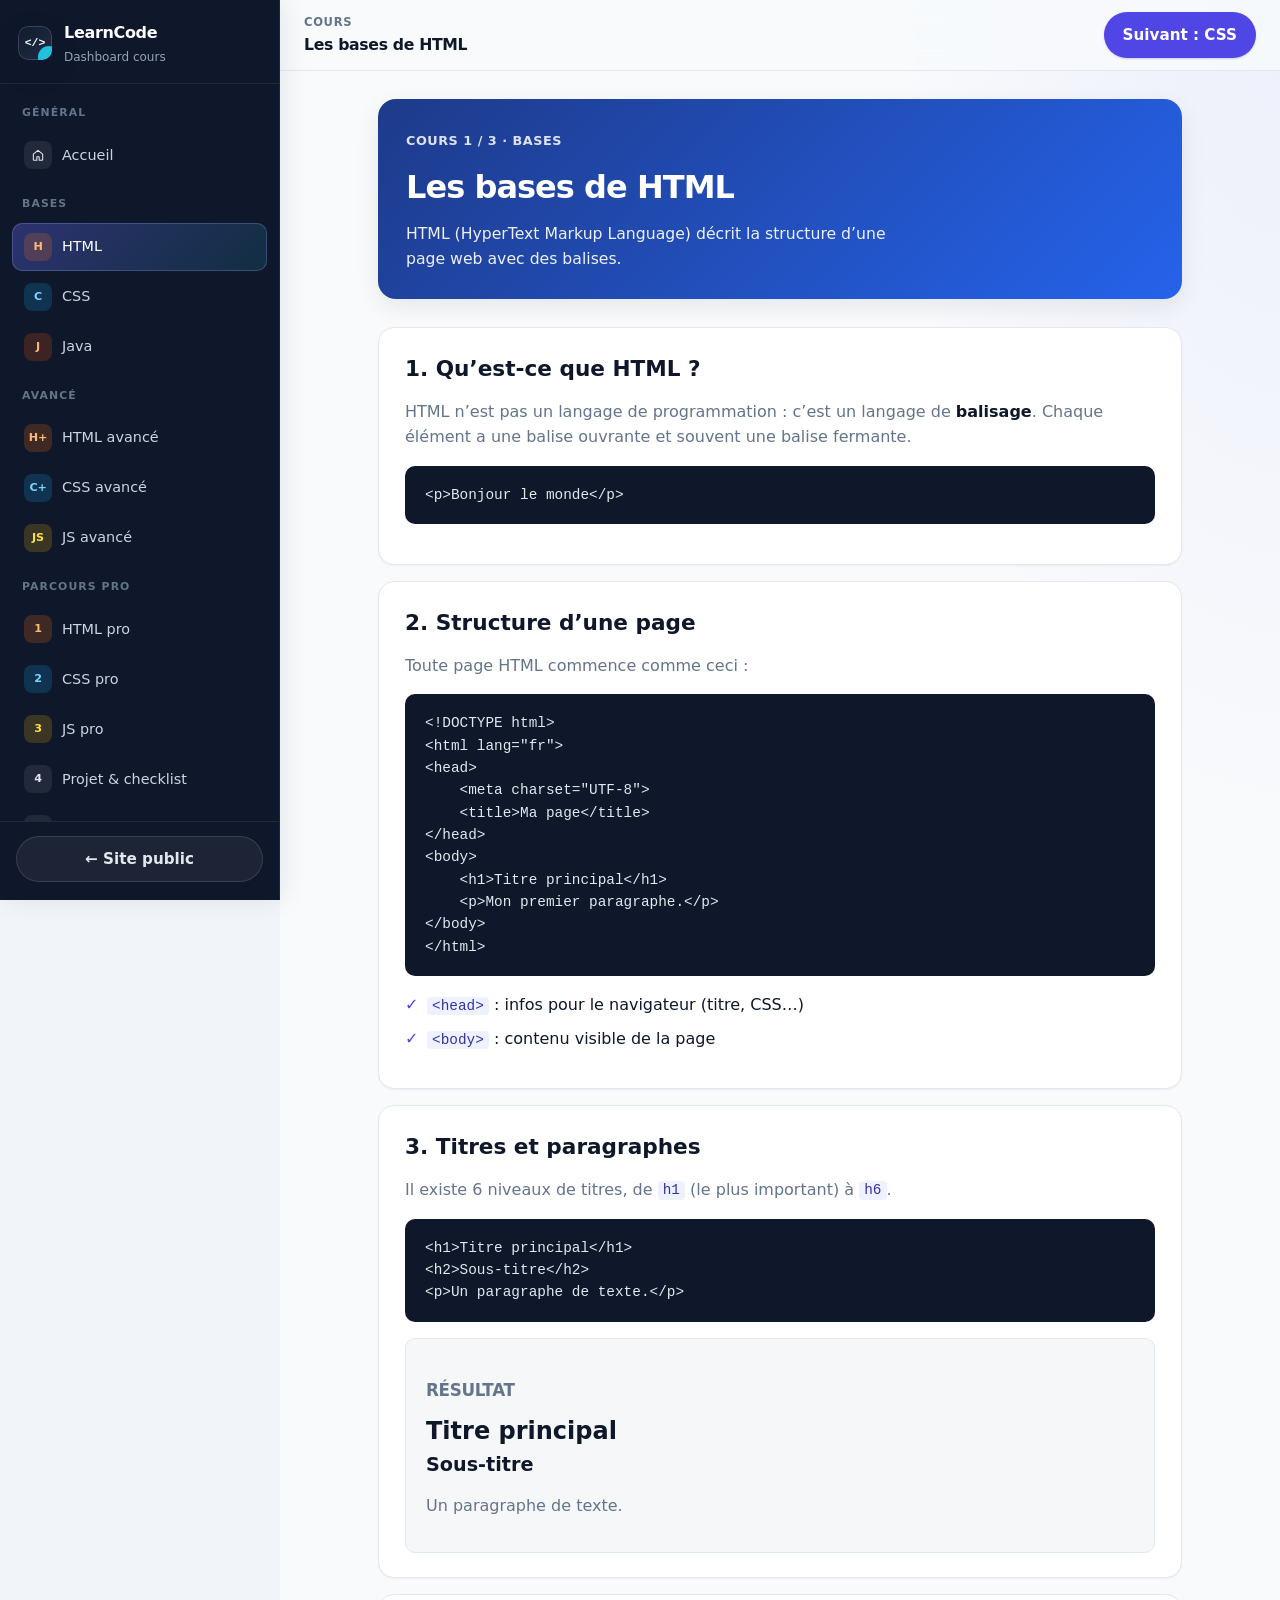
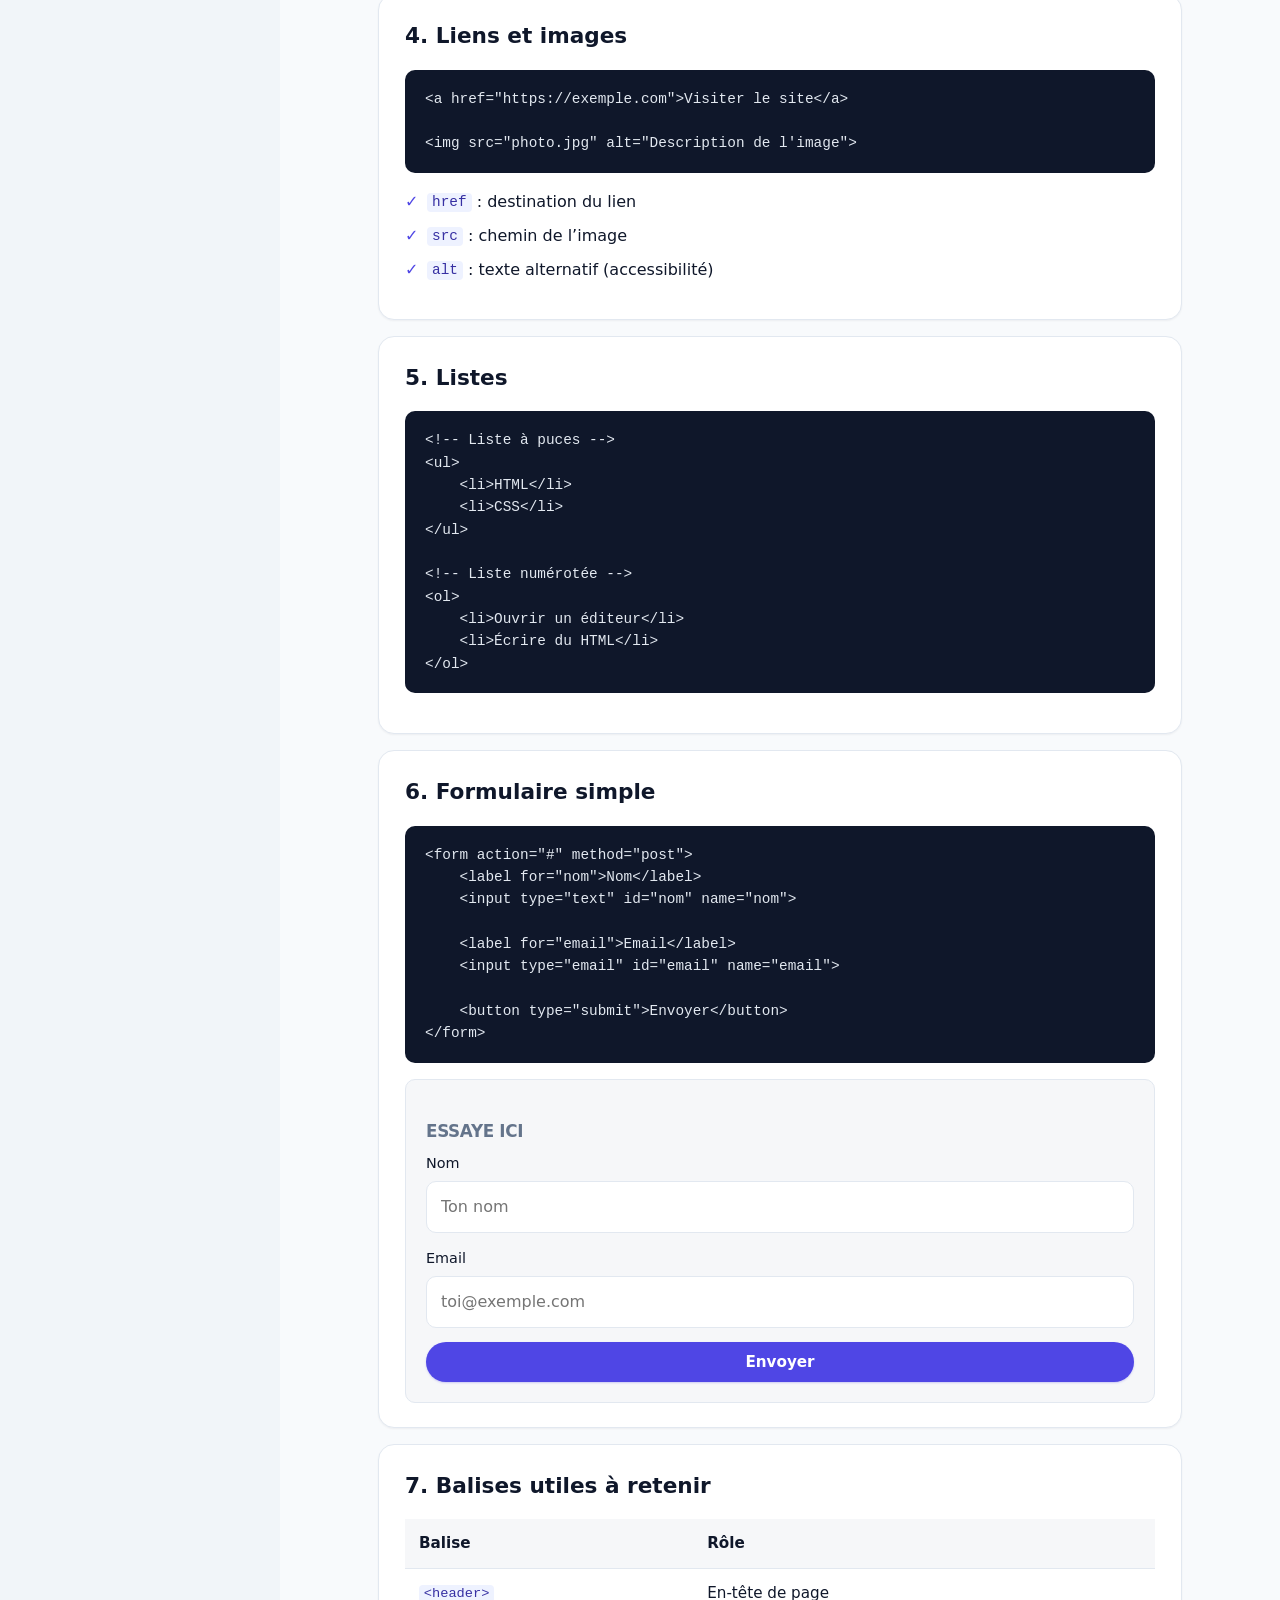
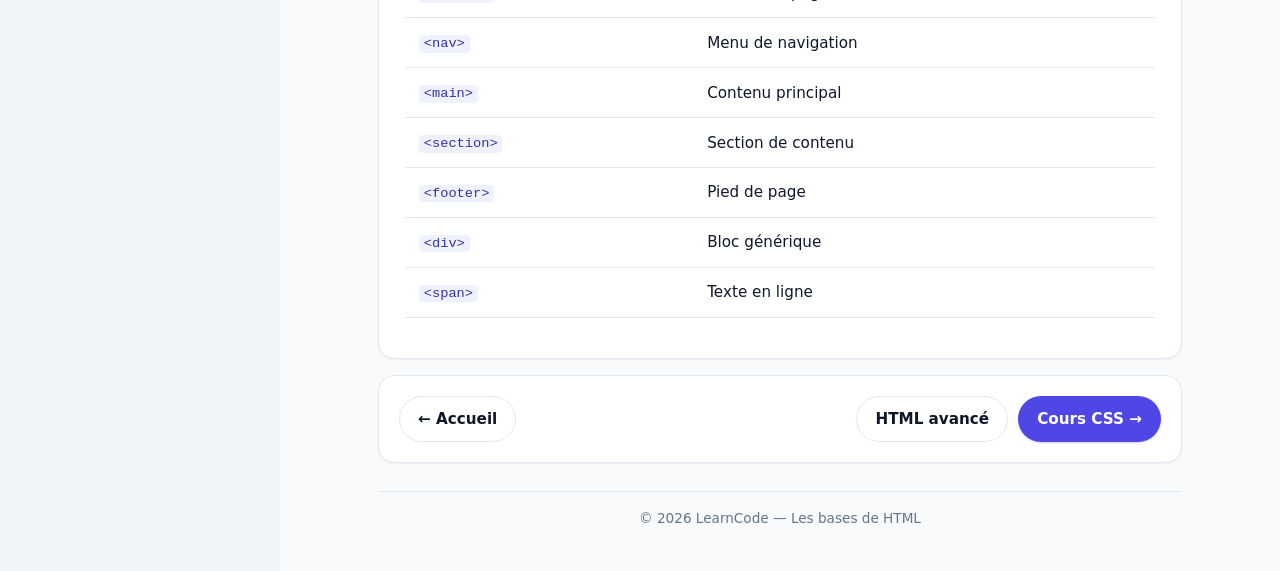
<file: html.html>
<!DOCTYPE html>
<html lang="fr">
<head>
    <meta charset="UTF-8">
    <meta name="viewport" content="width=device-width, initial-scale=1.0">
    <title>Cours HTML — Les bases</title>
    <link rel="stylesheet" href="styles.css">
    <script src="dashboard.js" defer></script>
</head>
<body class="layout-dash">
    <div class="dash">
    <aside class="sidebar" id="sidebar" aria-label="Navigation dashboard">
        <div class="sidebar-brand">
            <a href="index.html" class="sidebar-logo">
                <span class="logo-mark" aria-hidden="true"></span>
                <span>
                    <strong>LearnCode</strong>
                    <small>Dashboard cours</small>
                </span>
            </a>
            <button type="button" class="sidebar-close" id="sidebar-close" aria-label="Fermer le menu">
                <svg width="20" height="20" viewBox="0 0 24 24" fill="none" aria-hidden="true">
                    <path d="M6 6l12 12M18 6L6 18" stroke="currentColor" stroke-width="2" stroke-linecap="round"/>
                </svg>
            </button>
        </div>

        <nav class="sidebar-nav">
            <p class="sidebar-label">Général</p>
            <a href="index.html" class="sidebar-link">
                <span class="sidebar-ico" aria-hidden="true">
                    <svg width="14" height="14" viewBox="0 0 24 24" fill="none"><path d="M4 10.5L12 4l8 6.5V20a1 1 0 0 1-1 1h-5v-6H10v6H5a1 1 0 0 1-1-1v-9.5z" stroke="currentColor" stroke-width="1.8" stroke-linejoin="round"/></svg>
                </span>
                Accueil
            </a>

            <p class="sidebar-label">Bases</p>
            <a href="html.html" class="sidebar-link is-active">
                <span class="sidebar-ico sidebar-ico-html" aria-hidden="true">H</span>
                HTML
            </a>
            <a href="css.html" class="sidebar-link">
                <span class="sidebar-ico sidebar-ico-css" aria-hidden="true">C</span>
                CSS
            </a>
            <a href="java.html" class="sidebar-link">
                <span class="sidebar-ico sidebar-ico-java" aria-hidden="true">J</span>
                Java
            </a>

            <p class="sidebar-label">Avancé</p>
            <a href="html-avance.html" class="sidebar-link">
                <span class="sidebar-ico sidebar-ico-html" aria-hidden="true">H+</span>
                HTML avancé
            </a>
            <a href="css-avance.html" class="sidebar-link">
                <span class="sidebar-ico sidebar-ico-css" aria-hidden="true">C+</span>
                CSS avancé
            </a>
            <a href="js-avance.html" class="sidebar-link">
                <span class="sidebar-ico sidebar-ico-js" aria-hidden="true">JS</span>
                JS avancé
            </a>
            
            <p class="sidebar-label">Parcours pro</p>
            <a href="cours-html-pro.html" class="sidebar-link">
                <span class="sidebar-ico sidebar-ico-html" aria-hidden="true">1</span>
                HTML pro
            </a>
            <a href="cours-css-pro.html" class="sidebar-link">
                <span class="sidebar-ico sidebar-ico-css" aria-hidden="true">2</span>
                CSS pro
            </a>
            <a href="cours-js-pro.html" class="sidebar-link">
                <span class="sidebar-ico sidebar-ico-js" aria-hidden="true">3</span>
                JS pro
            </a>
            <a href="cours-projet.html" class="sidebar-link">
                <span class="sidebar-ico" aria-hidden="true">4</span>
                Projet &amp; checklist
            </a>
            <a href="chronosite-demo.html" class="sidebar-link">
                <span class="sidebar-ico" aria-hidden="true">▶</span>
                Démo ChronoSite
            </a>

            <p class="sidebar-label">Dans ce cours</p>
            <a href="#l1" class="sidebar-link sidebar-link-sub">Qu’est-ce que HTML ?</a>
            <a href="#l2" class="sidebar-link sidebar-link-sub">Structure d’une page</a>
            <a href="#l3" class="sidebar-link sidebar-link-sub">Titres et paragraphes</a>
            <a href="#l4" class="sidebar-link sidebar-link-sub">Liens et images</a>
            <a href="#l5" class="sidebar-link sidebar-link-sub">Listes</a>
            <a href="#l6" class="sidebar-link sidebar-link-sub">Formulaire simple</a>
            <a href="#l7" class="sidebar-link sidebar-link-sub">Balises utiles</a>
        </nav>

        <div class="sidebar-footer">
            <a href="index.html" class="btn btn-secondary btn-block">← Site public</a>
        </div>
    </aside>

        <div class="dash-main">
            <header class="dash-topbar">
                <button type="button" class="sidebar-toggle" id="sidebar-toggle" aria-label="Ouvrir le menu" aria-controls="sidebar" aria-expanded="false">
                    <svg width="22" height="22" viewBox="0 0 24 24" fill="none" aria-hidden="true">
                        <path d="M4 7h16M4 12h16M4 17h16" stroke="currentColor" stroke-width="2" stroke-linecap="round"/>
                    </svg>
                </button>
                <div class="dash-topbar-meta">
                    <span class="dash-crumb">Cours</span>
                    <strong>Les bases de HTML</strong>
                </div>
                <div class="dash-topbar-actions">
                    <a href="css.html" class="btn btn-primary">Suivant : CSS</a>
                </div>
            </header>

            <main class="dash-content">
                <section class="course-hero dash-hero">
                    <p class="badge">Cours 1 / 3 · Bases</p>
                    <h1>Les bases de HTML</h1>
                    <p>HTML (HyperText Markup Language) décrit la structure d’une page web avec des balises.</p>
                </section>

                <div class="course dash-course">
<article class="lesson" id="l1">
                    <h2>1. Qu’est-ce que HTML ?</h2>
                    <p>
                        HTML n’est pas un langage de programmation : c’est un langage de
                        <strong>balisage</strong>. Chaque élément a une balise ouvrante et
                        souvent une balise fermante.
                    </p>
                    <pre><code>&lt;p&gt;Bonjour le monde&lt;/p&gt;</code></pre>
                </article>

                <article class="lesson" id="l2">
                    <h2>2. Structure d’une page</h2>
                    <p>Toute page HTML commence comme ceci :</p>
                    <pre><code>&lt;!DOCTYPE html&gt;
&lt;html lang="fr"&gt;
&lt;head&gt;
    &lt;meta charset="UTF-8"&gt;
    &lt;title&gt;Ma page&lt;/title&gt;
&lt;/head&gt;
&lt;body&gt;
    &lt;h1&gt;Titre principal&lt;/h1&gt;
    &lt;p&gt;Mon premier paragraphe.&lt;/p&gt;
&lt;/body&gt;
&lt;/html&gt;</code></pre>
                    <ul class="checklist">
                        <li><code>&lt;head&gt;</code> : infos pour le navigateur (titre, CSS…)</li>
                        <li><code>&lt;body&gt;</code> : contenu visible de la page</li>
                    </ul>
                </article>

                <article class="lesson" id="l3">
                    <h2>3. Titres et paragraphes</h2>
                    <p>Il existe 6 niveaux de titres, de <code>h1</code> (le plus important) à <code>h6</code>.</p>
                    <pre><code>&lt;h1&gt;Titre principal&lt;/h1&gt;
&lt;h2&gt;Sous-titre&lt;/h2&gt;
&lt;p&gt;Un paragraphe de texte.&lt;/p&gt;</code></pre>
                    <div class="demo">
                        <h3 class="demo-title">Résultat</h3>
                        <h1 style="font-size:1.5rem">Titre principal</h1>
                        <h2 style="font-size:1.2rem">Sous-titre</h2>
                        <p>Un paragraphe de texte.</p>
                    </div>
                </article>

                <article class="lesson" id="l4">
                    <h2>4. Liens et images</h2>
                    <pre><code>&lt;a href="https://exemple.com"&gt;Visiter le site&lt;/a&gt;

&lt;img src="photo.jpg" alt="Description de l'image"&gt;</code></pre>
                    <ul class="checklist">
                        <li><code>href</code> : destination du lien</li>
                        <li><code>src</code> : chemin de l’image</li>
                        <li><code>alt</code> : texte alternatif (accessibilité)</li>
                    </ul>
                </article>

                <article class="lesson" id="l5">
                    <h2>5. Listes</h2>
                    <pre><code>&lt;!-- Liste à puces --&gt;
&lt;ul&gt;
    &lt;li&gt;HTML&lt;/li&gt;
    &lt;li&gt;CSS&lt;/li&gt;
&lt;/ul&gt;

&lt;!-- Liste numérotée --&gt;
&lt;ol&gt;
    &lt;li&gt;Ouvrir un éditeur&lt;/li&gt;
    &lt;li&gt;Écrire du HTML&lt;/li&gt;
&lt;/ol&gt;</code></pre>
                </article>

                <article class="lesson" id="l6">
                    <h2>6. Formulaire simple</h2>
                    <pre><code>&lt;form action="#" method="post"&gt;
    &lt;label for="nom"&gt;Nom&lt;/label&gt;
    &lt;input type="text" id="nom" name="nom"&gt;

    &lt;label for="email"&gt;Email&lt;/label&gt;
    &lt;input type="email" id="email" name="email"&gt;

    &lt;button type="submit"&gt;Envoyer&lt;/button&gt;
&lt;/form&gt;</code></pre>
                    <div class="demo">
                        <h3 class="demo-title">Essaye ici</h3>
                        <form class="form form-inline" action="#" method="get">
                            <div class="form-row">
                                <label for="demo-nom">Nom</label>
                                <input type="text" id="demo-nom" name="nom" placeholder="Ton nom">
                            </div>
                            <div class="form-row">
                                <label for="demo-email">Email</label>
                                <input type="email" id="demo-email" name="email" placeholder="toi@exemple.com">
                            </div>
                            <button type="submit" class="btn btn-primary">Envoyer</button>
                        </form>
                    </div>
                </article>

                <article class="lesson" id="l7">
                    <h2>7. Balises utiles à retenir</h2>
                    <div class="table-wrap">
                        <table>
                            <thead>
                                <tr>
                                    <th>Balise</th>
                                    <th>Rôle</th>
                                </tr>
                            </thead>
                            <tbody>
                                <tr><td><code>&lt;header&gt;</code></td><td>En-tête de page</td></tr>
                                <tr><td><code>&lt;nav&gt;</code></td><td>Menu de navigation</td></tr>
                                <tr><td><code>&lt;main&gt;</code></td><td>Contenu principal</td></tr>
                                <tr><td><code>&lt;section&gt;</code></td><td>Section de contenu</td></tr>
                                <tr><td><code>&lt;footer&gt;</code></td><td>Pied de page</td></tr>
                                <tr><td><code>&lt;div&gt;</code></td><td>Bloc générique</td></tr>
                                <tr><td><code>&lt;span&gt;</code></td><td>Texte en ligne</td></tr>
                            </tbody>
                        </table>
                    </div>
                </article>

                <div class="course-nav">
                    <a href="index.html" class="btn btn-secondary">← Accueil</a>
                    <div class="course-nav-end">
                        <a href="html-avance.html" class="btn btn-secondary">HTML avancé</a>
                        <a href="css.html" class="btn btn-primary">Cours CSS →</a>
                    </div>
                </div>
                </div>

                <footer class="dash-footer">
                    <p>© 2026 LearnCode — Les bases de HTML</p>
                </footer>
            </main>
        </div>
    </div>
    <div class="sidebar-backdrop" id="sidebar-backdrop" hidden></div>

</body>
</html>
</file>
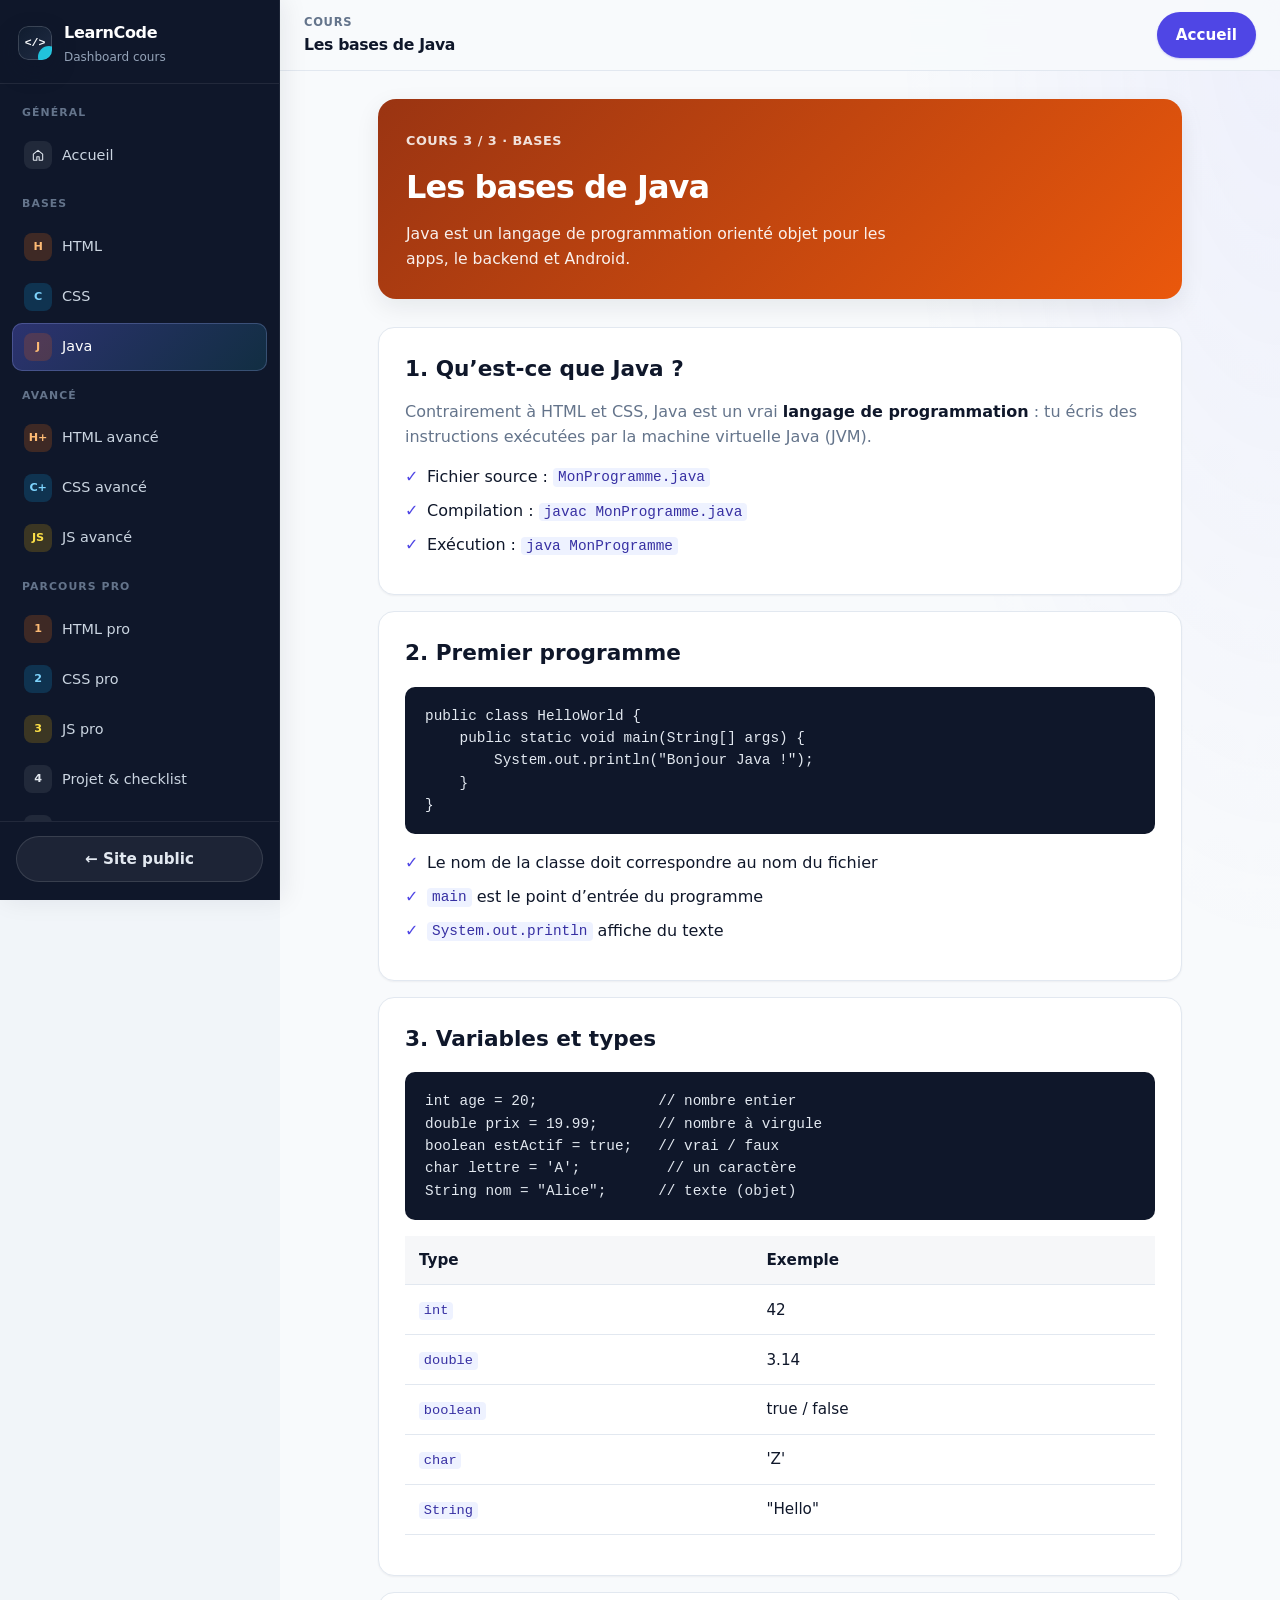
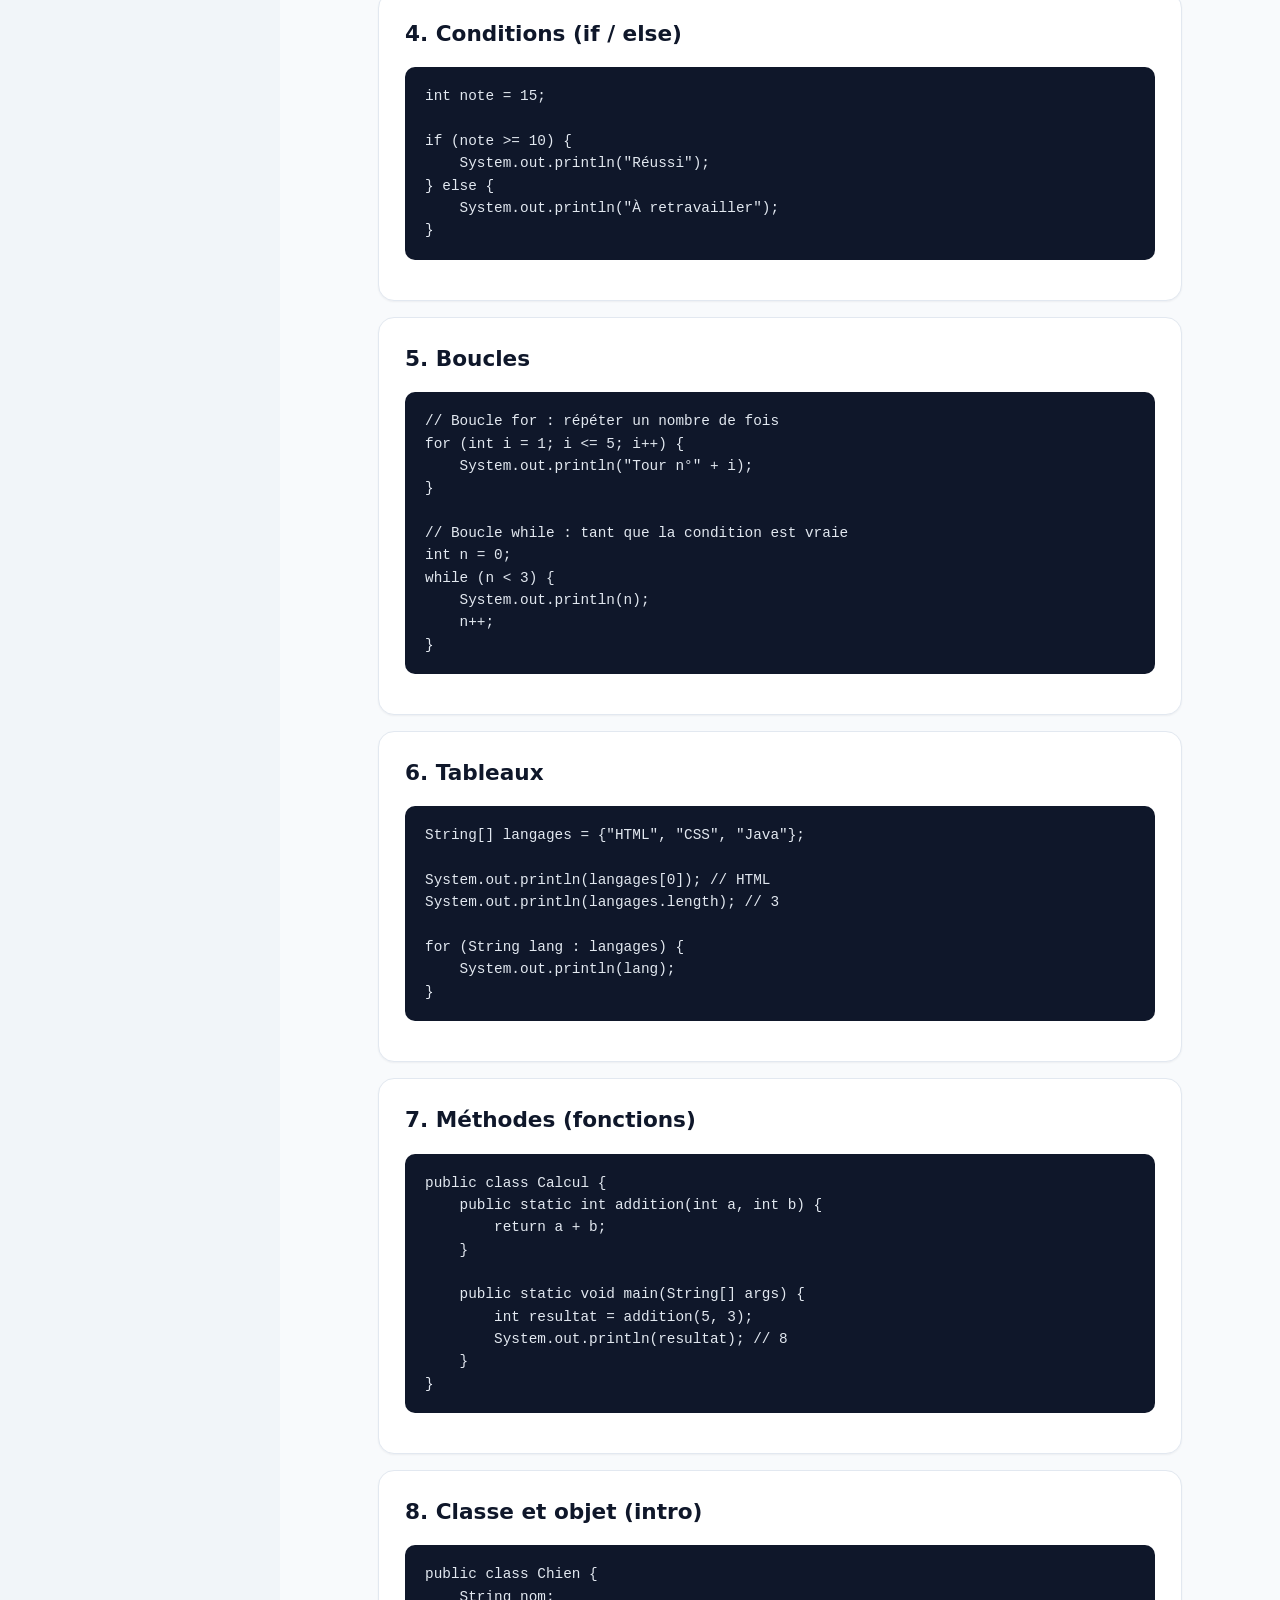
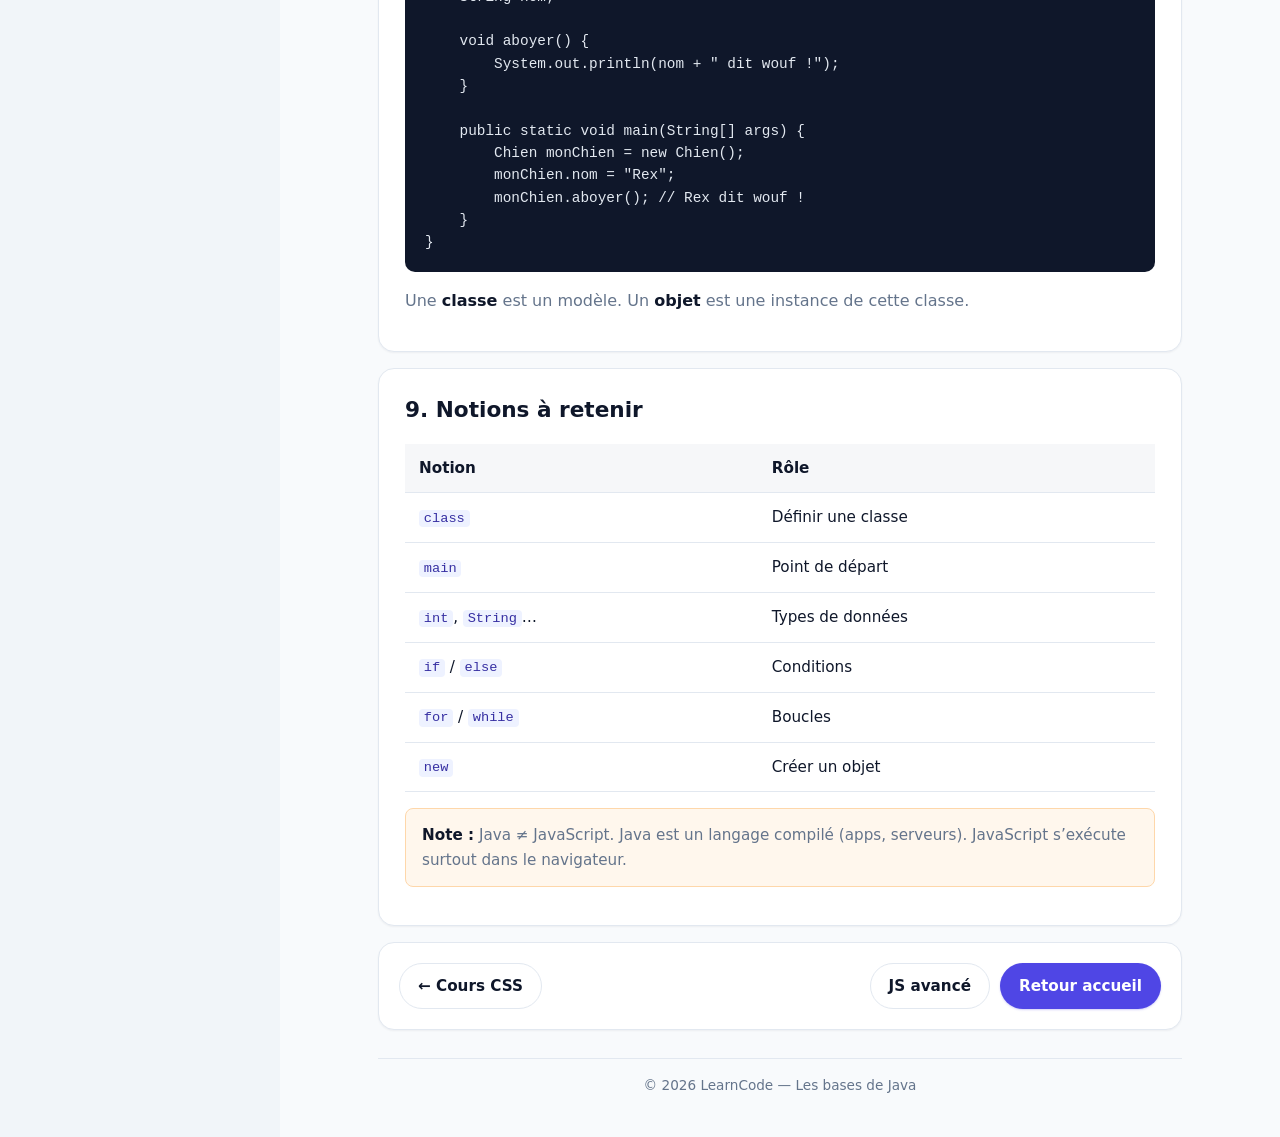
<file: java.html>
<!DOCTYPE html>
<html lang="fr">
<head>
    <meta charset="UTF-8">
    <meta name="viewport" content="width=device-width, initial-scale=1.0">
    <title>Cours Java — Les bases</title>
    <link rel="stylesheet" href="styles.css">
    <script src="dashboard.js" defer></script>
</head>
<body class="layout-dash">
    <div class="dash">
    <aside class="sidebar" id="sidebar" aria-label="Navigation dashboard">
        <div class="sidebar-brand">
            <a href="index.html" class="sidebar-logo">
                <span class="logo-mark" aria-hidden="true"></span>
                <span>
                    <strong>LearnCode</strong>
                    <small>Dashboard cours</small>
                </span>
            </a>
            <button type="button" class="sidebar-close" id="sidebar-close" aria-label="Fermer le menu">
                <svg width="20" height="20" viewBox="0 0 24 24" fill="none" aria-hidden="true">
                    <path d="M6 6l12 12M18 6L6 18" stroke="currentColor" stroke-width="2" stroke-linecap="round"/>
                </svg>
            </button>
        </div>

        <nav class="sidebar-nav">
            <p class="sidebar-label">Général</p>
            <a href="index.html" class="sidebar-link">
                <span class="sidebar-ico" aria-hidden="true">
                    <svg width="14" height="14" viewBox="0 0 24 24" fill="none"><path d="M4 10.5L12 4l8 6.5V20a1 1 0 0 1-1 1h-5v-6H10v6H5a1 1 0 0 1-1-1v-9.5z" stroke="currentColor" stroke-width="1.8" stroke-linejoin="round"/></svg>
                </span>
                Accueil
            </a>

            <p class="sidebar-label">Bases</p>
            <a href="html.html" class="sidebar-link">
                <span class="sidebar-ico sidebar-ico-html" aria-hidden="true">H</span>
                HTML
            </a>
            <a href="css.html" class="sidebar-link">
                <span class="sidebar-ico sidebar-ico-css" aria-hidden="true">C</span>
                CSS
            </a>
            <a href="java.html" class="sidebar-link is-active">
                <span class="sidebar-ico sidebar-ico-java" aria-hidden="true">J</span>
                Java
            </a>

            <p class="sidebar-label">Avancé</p>
            <a href="html-avance.html" class="sidebar-link">
                <span class="sidebar-ico sidebar-ico-html" aria-hidden="true">H+</span>
                HTML avancé
            </a>
            <a href="css-avance.html" class="sidebar-link">
                <span class="sidebar-ico sidebar-ico-css" aria-hidden="true">C+</span>
                CSS avancé
            </a>
            <a href="js-avance.html" class="sidebar-link">
                <span class="sidebar-ico sidebar-ico-js" aria-hidden="true">JS</span>
                JS avancé
            </a>
            
            <p class="sidebar-label">Parcours pro</p>
            <a href="cours-html-pro.html" class="sidebar-link">
                <span class="sidebar-ico sidebar-ico-html" aria-hidden="true">1</span>
                HTML pro
            </a>
            <a href="cours-css-pro.html" class="sidebar-link">
                <span class="sidebar-ico sidebar-ico-css" aria-hidden="true">2</span>
                CSS pro
            </a>
            <a href="cours-js-pro.html" class="sidebar-link">
                <span class="sidebar-ico sidebar-ico-js" aria-hidden="true">3</span>
                JS pro
            </a>
            <a href="cours-projet.html" class="sidebar-link">
                <span class="sidebar-ico" aria-hidden="true">4</span>
                Projet &amp; checklist
            </a>
            <a href="chronosite-demo.html" class="sidebar-link">
                <span class="sidebar-ico" aria-hidden="true">▶</span>
                Démo ChronoSite
            </a>

            <p class="sidebar-label">Dans ce cours</p>
            <a href="#l1" class="sidebar-link sidebar-link-sub">Qu’est-ce que Java ?</a>
            <a href="#l2" class="sidebar-link sidebar-link-sub">Premier programme</a>
            <a href="#l3" class="sidebar-link sidebar-link-sub">Variables et types</a>
            <a href="#l4" class="sidebar-link sidebar-link-sub">Conditions</a>
            <a href="#l5" class="sidebar-link sidebar-link-sub">Boucles</a>
            <a href="#l6" class="sidebar-link sidebar-link-sub">Tableaux</a>
            <a href="#l7" class="sidebar-link sidebar-link-sub">Méthodes</a>
            <a href="#l8" class="sidebar-link sidebar-link-sub">Classe et objet</a>
            <a href="#l9" class="sidebar-link sidebar-link-sub">Notions à retenir</a>
        </nav>

        <div class="sidebar-footer">
            <a href="index.html" class="btn btn-secondary btn-block">← Site public</a>
        </div>
    </aside>

        <div class="dash-main">
            <header class="dash-topbar">
                <button type="button" class="sidebar-toggle" id="sidebar-toggle" aria-label="Ouvrir le menu" aria-controls="sidebar" aria-expanded="false">
                    <svg width="22" height="22" viewBox="0 0 24 24" fill="none" aria-hidden="true">
                        <path d="M4 7h16M4 12h16M4 17h16" stroke="currentColor" stroke-width="2" stroke-linecap="round"/>
                    </svg>
                </button>
                <div class="dash-topbar-meta">
                    <span class="dash-crumb">Cours</span>
                    <strong>Les bases de Java</strong>
                </div>
                <div class="dash-topbar-actions">
                    <a href="index.html" class="btn btn-primary">Accueil</a>
                </div>
            </header>

            <main class="dash-content">
                <section class="course-hero dash-hero course-hero-java">
                    <p class="badge">Cours 3 / 3 · Bases</p>
                    <h1>Les bases de Java</h1>
                    <p>Java est un langage de programmation orienté objet pour les apps, le backend et Android.</p>
                </section>

                <div class="course dash-course">
<article class="lesson" id="l1">
                    <h2>1. Qu’est-ce que Java ?</h2>
                    <p>
                        Contrairement à HTML et CSS, Java est un vrai
                        <strong>langage de programmation</strong> : tu écris des
                        instructions exécutées par la machine virtuelle Java (JVM).
                    </p>
                    <ul class="checklist">
                        <li>Fichier source : <code>MonProgramme.java</code></li>
                        <li>Compilation : <code>javac MonProgramme.java</code></li>
                        <li>Exécution : <code>java MonProgramme</code></li>
                    </ul>
                </article>

                <article class="lesson" id="l2">
                    <h2>2. Premier programme</h2>
                    <pre><code>public class HelloWorld {
    public static void main(String[] args) {
        System.out.println("Bonjour Java !");
    }
}</code></pre>
                    <ul class="checklist">
                        <li>Le nom de la classe doit correspondre au nom du fichier</li>
                        <li><code>main</code> est le point d’entrée du programme</li>
                        <li><code>System.out.println</code> affiche du texte</li>
                    </ul>
                </article>

                <article class="lesson" id="l3">
                    <h2>3. Variables et types</h2>
                    <pre><code>int age = 20;              // nombre entier
double prix = 19.99;       // nombre à virgule
boolean estActif = true;   // vrai / faux
char lettre = 'A';          // un caractère
String nom = "Alice";      // texte (objet)</code></pre>
                    <div class="table-wrap">
                        <table>
                            <thead>
                                <tr>
                                    <th>Type</th>
                                    <th>Exemple</th>
                                </tr>
                            </thead>
                            <tbody>
                                <tr><td><code>int</code></td><td>42</td></tr>
                                <tr><td><code>double</code></td><td>3.14</td></tr>
                                <tr><td><code>boolean</code></td><td>true / false</td></tr>
                                <tr><td><code>char</code></td><td>'Z'</td></tr>
                                <tr><td><code>String</code></td><td>"Hello"</td></tr>
                            </tbody>
                        </table>
                    </div>
                </article>

                <article class="lesson" id="l4">
                    <h2>4. Conditions (if / else)</h2>
                    <pre><code>int note = 15;

if (note >= 10) {
    System.out.println("Réussi");
} else {
    System.out.println("À retravailler");
}</code></pre>
                </article>

                <article class="lesson" id="l5">
                    <h2>5. Boucles</h2>
                    <pre><code>// Boucle for : répéter un nombre de fois
for (int i = 1; i <= 5; i++) {
    System.out.println("Tour n°" + i);
}

// Boucle while : tant que la condition est vraie
int n = 0;
while (n < 3) {
    System.out.println(n);
    n++;
}</code></pre>
                </article>

                <article class="lesson" id="l6">
                    <h2>6. Tableaux</h2>
                    <pre><code>String[] langages = {"HTML", "CSS", "Java"};

System.out.println(langages[0]); // HTML
System.out.println(langages.length); // 3

for (String lang : langages) {
    System.out.println(lang);
}</code></pre>
                </article>

                <article class="lesson" id="l7">
                    <h2>7. Méthodes (fonctions)</h2>
                    <pre><code>public class Calcul {
    public static int addition(int a, int b) {
        return a + b;
    }

    public static void main(String[] args) {
        int resultat = addition(5, 3);
        System.out.println(resultat); // 8
    }
}</code></pre>
                </article>

                <article class="lesson" id="l8">
                    <h2>8. Classe et objet (intro)</h2>
                    <pre><code>public class Chien {
    String nom;

    void aboyer() {
        System.out.println(nom + " dit wouf !");
    }

    public static void main(String[] args) {
        Chien monChien = new Chien();
        monChien.nom = "Rex";
        monChien.aboyer(); // Rex dit wouf !
    }
}</code></pre>
                    <p>
                        Une <strong>classe</strong> est un modèle. Un <strong>objet</strong>
                        est une instance de cette classe.
                    </p>
                </article>

                <article class="lesson" id="l9">
                    <h2>9. Notions à retenir</h2>
                    <div class="table-wrap">
                        <table>
                            <thead>
                                <tr>
                                    <th>Notion</th>
                                    <th>Rôle</th>
                                </tr>
                            </thead>
                            <tbody>
                                <tr><td><code>class</code></td><td>Définir une classe</td></tr>
                                <tr><td><code>main</code></td><td>Point de départ</td></tr>
                                <tr><td><code>int</code>, <code>String</code>…</td><td>Types de données</td></tr>
                                <tr><td><code>if</code> / <code>else</code></td><td>Conditions</td></tr>
                                <tr><td><code>for</code> / <code>while</code></td><td>Boucles</td></tr>
                                <tr><td><code>new</code></td><td>Créer un objet</td></tr>
                            </tbody>
                        </table>
                    </div>
                    <p class="note">
                        <strong>Note :</strong> Java ≠ JavaScript. Java est un langage compilé
                        (apps, serveurs). JavaScript s’exécute surtout dans le navigateur.
                    </p>
                </article>

                <div class="course-nav">
                    <a href="css.html" class="btn btn-secondary">← Cours CSS</a>
                    <div class="course-nav-end">
                        <a href="js-avance.html" class="btn btn-secondary">JS avancé</a>
                        <a href="index.html" class="btn btn-primary">Retour accueil</a>
                    </div>
                </div>
                </div>

                <footer class="dash-footer">
                    <p>© 2026 LearnCode — Les bases de Java</p>
                </footer>
            </main>
        </div>
    </div>
    <div class="sidebar-backdrop" id="sidebar-backdrop" hidden></div>

</body>
</html>
</file>
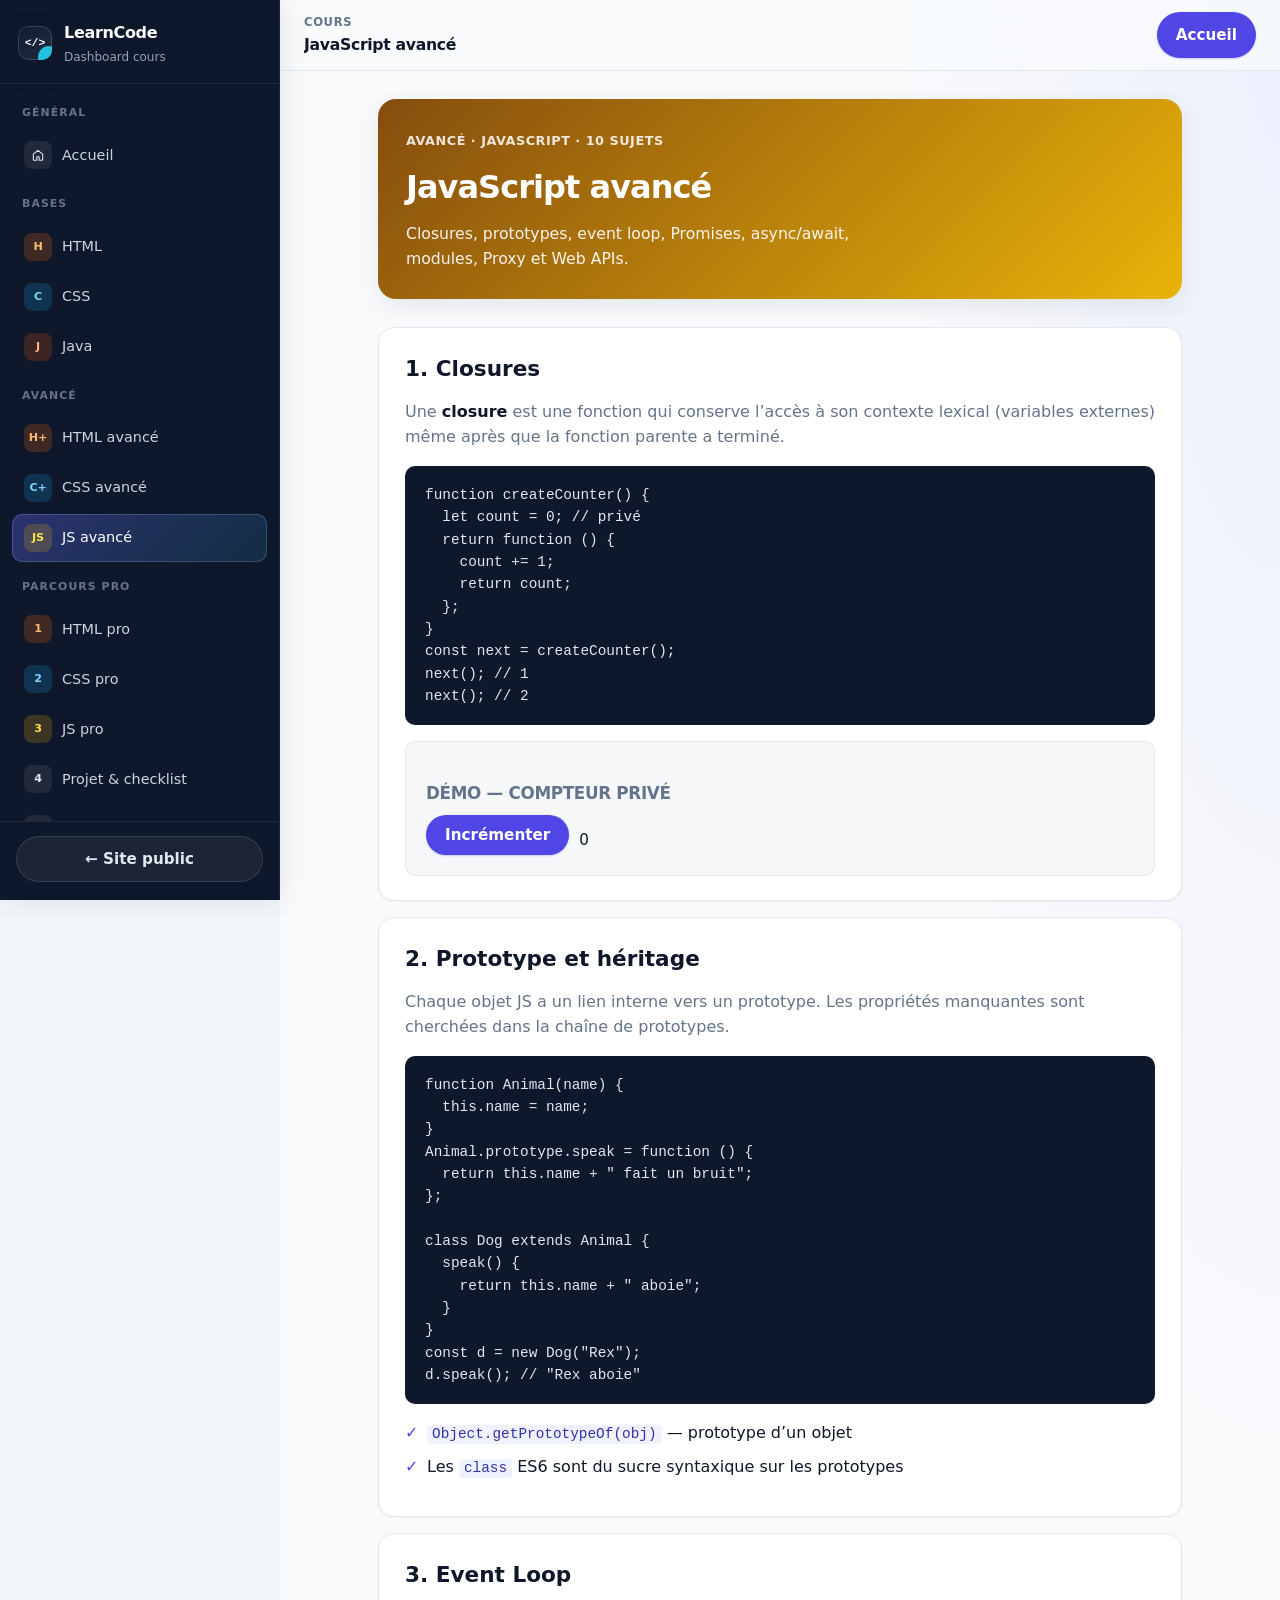
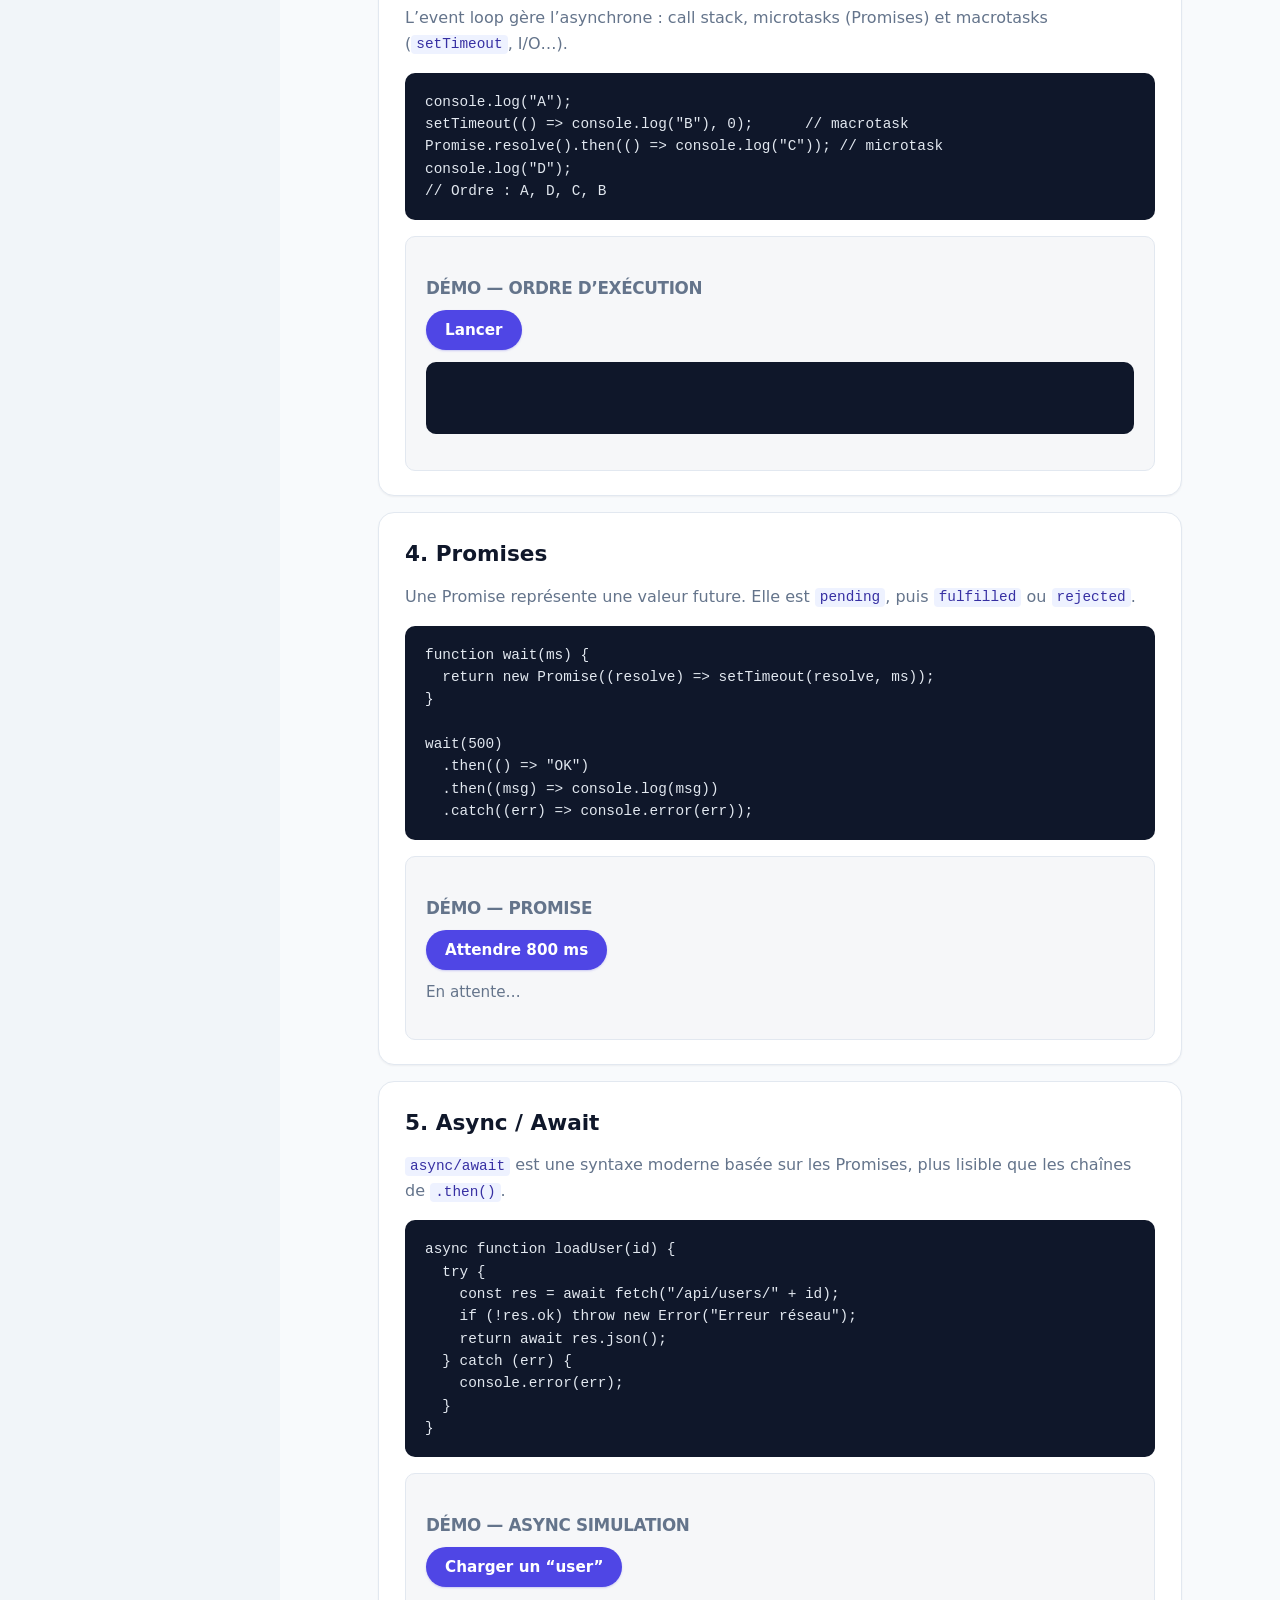
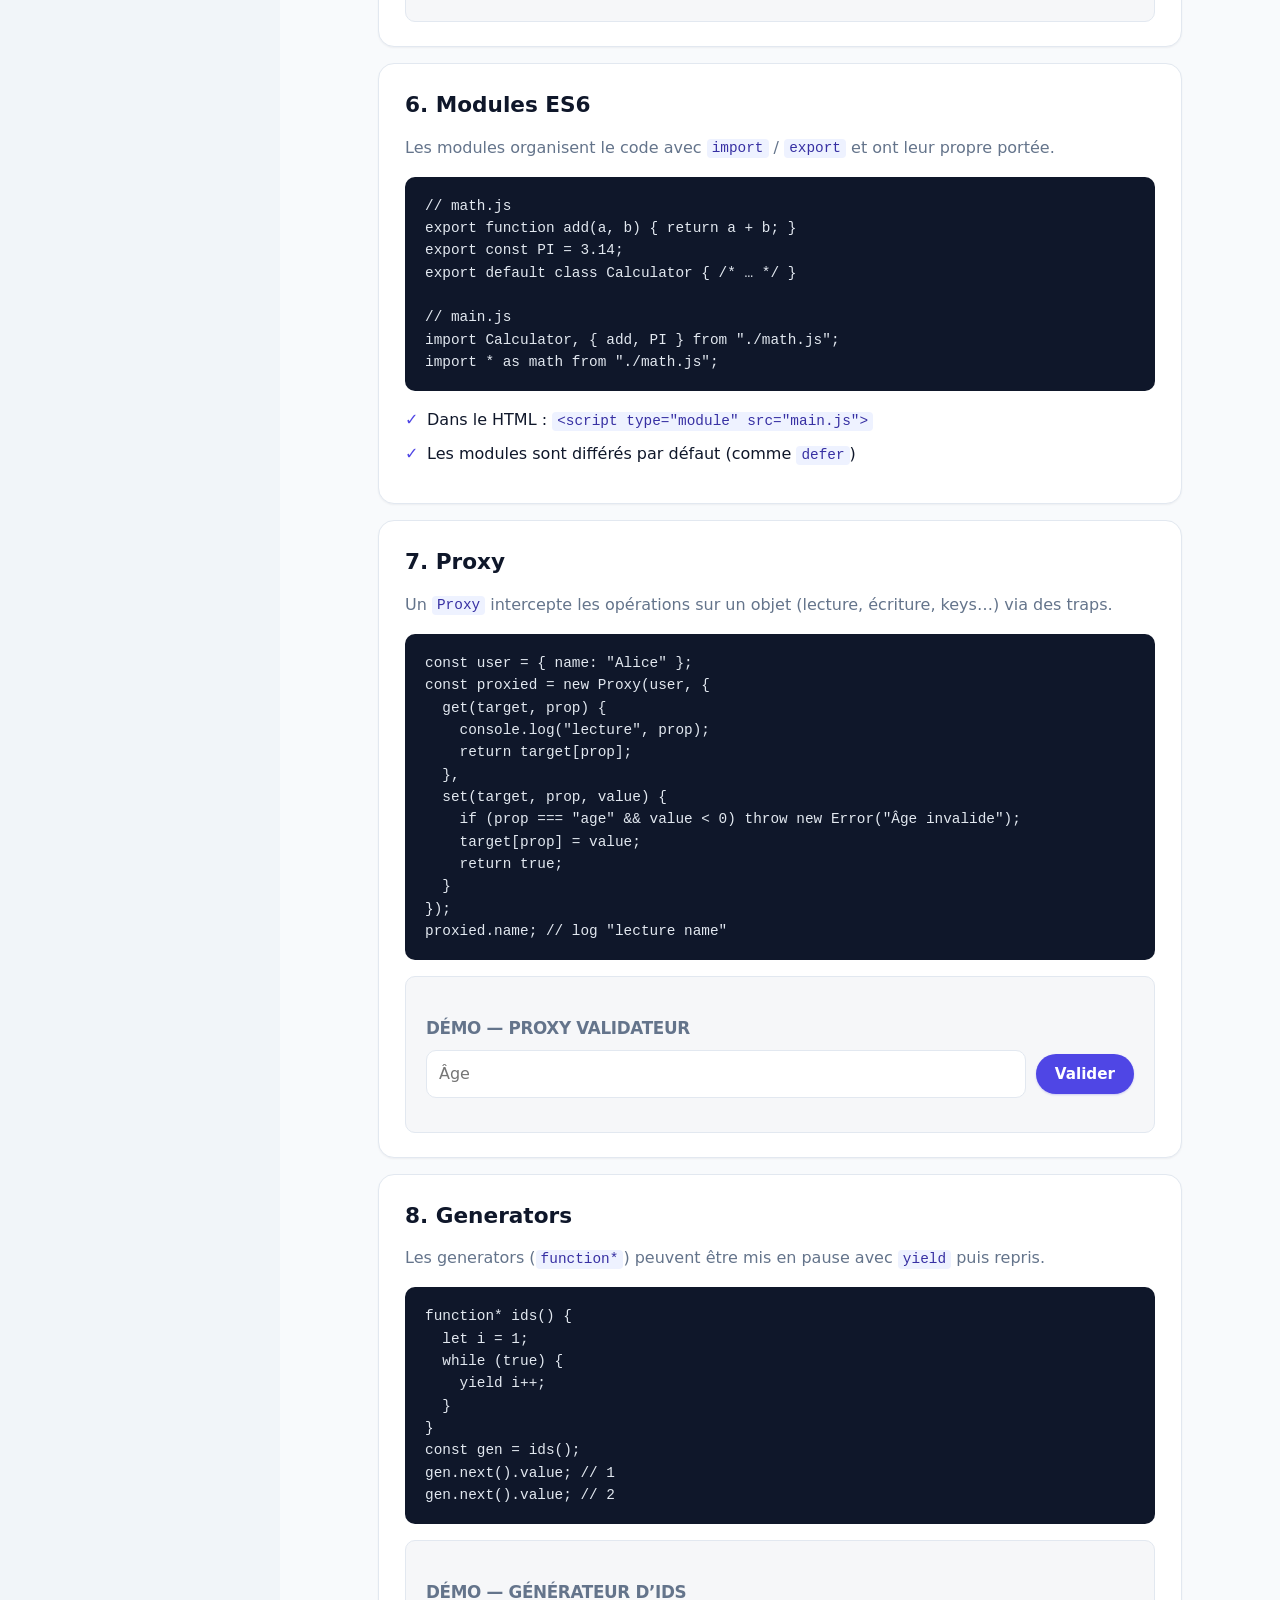
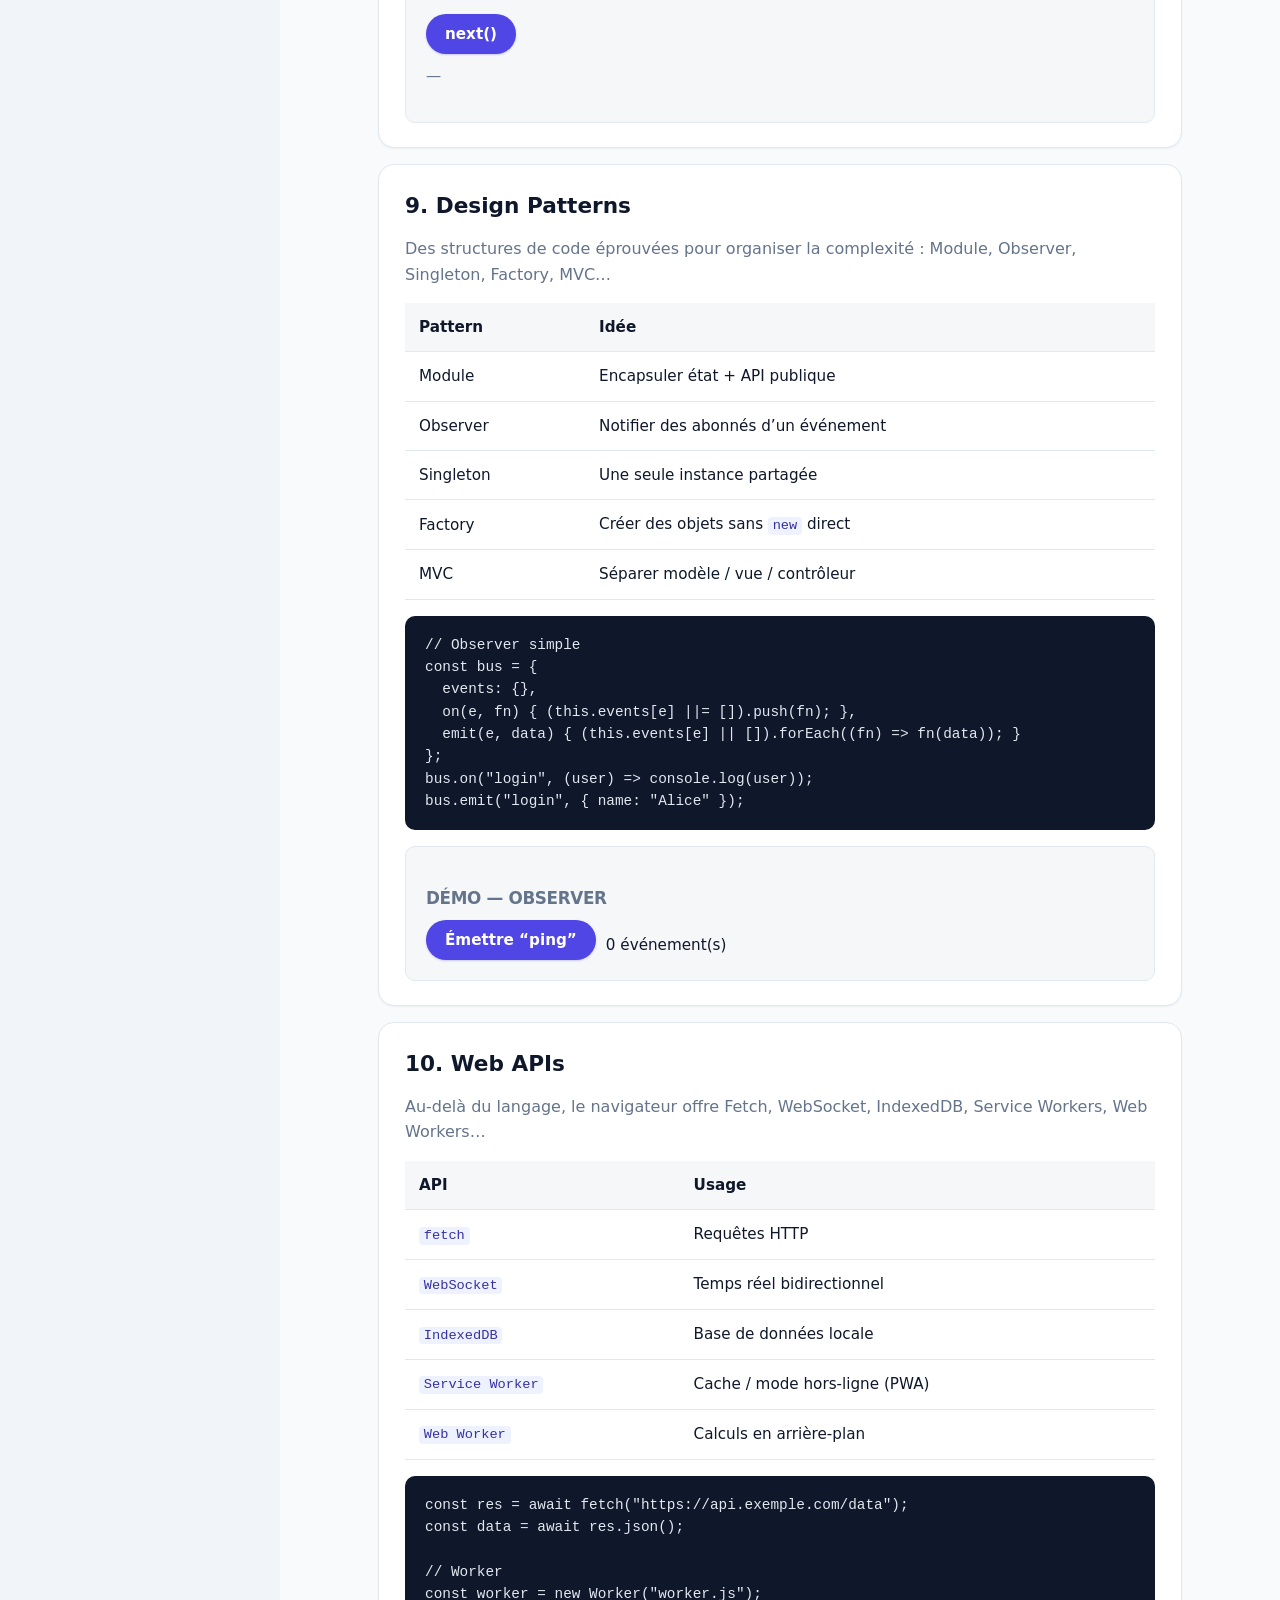
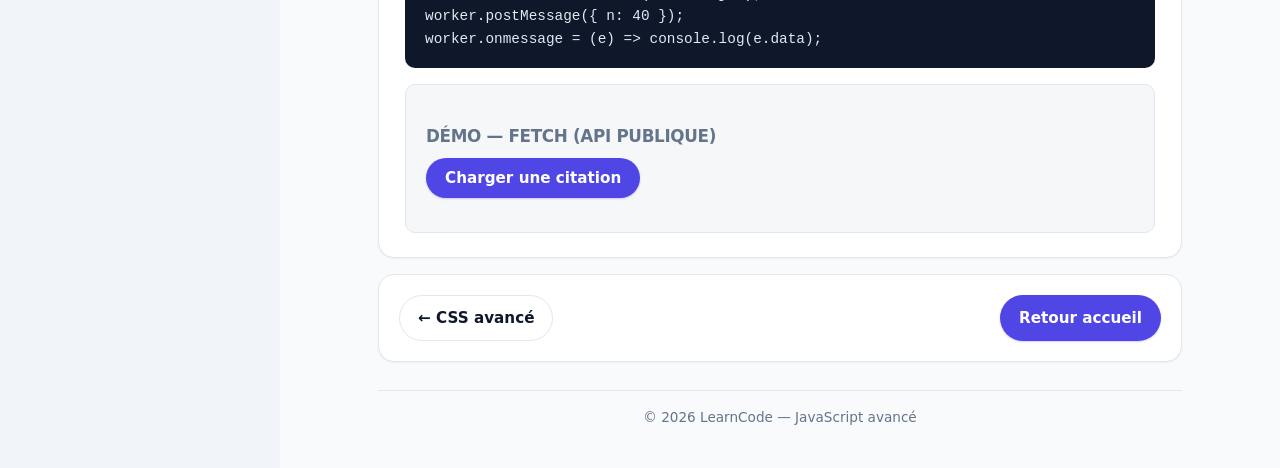
<file: js-avance.html>
<!DOCTYPE html>
<html lang="fr">
<head>
    <meta charset="UTF-8">
    <meta name="viewport" content="width=device-width, initial-scale=1.0">
    <title>JavaScript avancé — LearnCode</title>
    <link rel="stylesheet" href="styles.css">
    <script src="dashboard.js" defer></script>
</head>
<body class="layout-dash">
    <div class="dash">
    <aside class="sidebar" id="sidebar" aria-label="Navigation dashboard">
        <div class="sidebar-brand">
            <a href="index.html" class="sidebar-logo">
                <span class="logo-mark" aria-hidden="true"></span>
                <span>
                    <strong>LearnCode</strong>
                    <small>Dashboard cours</small>
                </span>
            </a>
            <button type="button" class="sidebar-close" id="sidebar-close" aria-label="Fermer le menu">
                <svg width="20" height="20" viewBox="0 0 24 24" fill="none" aria-hidden="true">
                    <path d="M6 6l12 12M18 6L6 18" stroke="currentColor" stroke-width="2" stroke-linecap="round"/>
                </svg>
            </button>
        </div>

        <nav class="sidebar-nav">
            <p class="sidebar-label">Général</p>
            <a href="index.html" class="sidebar-link">
                <span class="sidebar-ico" aria-hidden="true">
                    <svg width="14" height="14" viewBox="0 0 24 24" fill="none"><path d="M4 10.5L12 4l8 6.5V20a1 1 0 0 1-1 1h-5v-6H10v6H5a1 1 0 0 1-1-1v-9.5z" stroke="currentColor" stroke-width="1.8" stroke-linejoin="round"/></svg>
                </span>
                Accueil
            </a>

            <p class="sidebar-label">Bases</p>
            <a href="html.html" class="sidebar-link">
                <span class="sidebar-ico sidebar-ico-html" aria-hidden="true">H</span>
                HTML
            </a>
            <a href="css.html" class="sidebar-link">
                <span class="sidebar-ico sidebar-ico-css" aria-hidden="true">C</span>
                CSS
            </a>
            <a href="java.html" class="sidebar-link">
                <span class="sidebar-ico sidebar-ico-java" aria-hidden="true">J</span>
                Java
            </a>

            <p class="sidebar-label">Avancé</p>
            <a href="html-avance.html" class="sidebar-link">
                <span class="sidebar-ico sidebar-ico-html" aria-hidden="true">H+</span>
                HTML avancé
            </a>
            <a href="css-avance.html" class="sidebar-link">
                <span class="sidebar-ico sidebar-ico-css" aria-hidden="true">C+</span>
                CSS avancé
            </a>
            <a href="js-avance.html" class="sidebar-link is-active">
                <span class="sidebar-ico sidebar-ico-js" aria-hidden="true">JS</span>
                JS avancé
            </a>
            
            <p class="sidebar-label">Parcours pro</p>
            <a href="cours-html-pro.html" class="sidebar-link">
                <span class="sidebar-ico sidebar-ico-html" aria-hidden="true">1</span>
                HTML pro
            </a>
            <a href="cours-css-pro.html" class="sidebar-link">
                <span class="sidebar-ico sidebar-ico-css" aria-hidden="true">2</span>
                CSS pro
            </a>
            <a href="cours-js-pro.html" class="sidebar-link">
                <span class="sidebar-ico sidebar-ico-js" aria-hidden="true">3</span>
                JS pro
            </a>
            <a href="cours-projet.html" class="sidebar-link">
                <span class="sidebar-ico" aria-hidden="true">4</span>
                Projet &amp; checklist
            </a>
            <a href="chronosite-demo.html" class="sidebar-link">
                <span class="sidebar-ico" aria-hidden="true">▶</span>
                Démo ChronoSite
            </a>

            <p class="sidebar-label">Dans ce cours</p>
            <a href="#closures" class="sidebar-link sidebar-link-sub">Closures</a>
            <a href="#prototype" class="sidebar-link sidebar-link-sub">Prototype</a>
            <a href="#event-loop" class="sidebar-link sidebar-link-sub">Event Loop</a>
            <a href="#promises" class="sidebar-link sidebar-link-sub">Promises</a>
            <a href="#async" class="sidebar-link sidebar-link-sub">Async / Await</a>
            <a href="#modules" class="sidebar-link sidebar-link-sub">Modules ES6</a>
            <a href="#proxy" class="sidebar-link sidebar-link-sub">Proxy</a>
            <a href="#generators" class="sidebar-link sidebar-link-sub">Generators</a>
            <a href="#patterns" class="sidebar-link sidebar-link-sub">Design Patterns</a>
            <a href="#webapis" class="sidebar-link sidebar-link-sub">Web APIs</a>
        </nav>

        <div class="sidebar-footer">
            <a href="index.html" class="btn btn-secondary btn-block">← Site public</a>
        </div>
    </aside>

        <div class="dash-main">
            <header class="dash-topbar">
                <button type="button" class="sidebar-toggle" id="sidebar-toggle" aria-label="Ouvrir le menu" aria-controls="sidebar" aria-expanded="false">
                    <svg width="22" height="22" viewBox="0 0 24 24" fill="none" aria-hidden="true">
                        <path d="M4 7h16M4 12h16M4 17h16" stroke="currentColor" stroke-width="2" stroke-linecap="round"/>
                    </svg>
                </button>
                <div class="dash-topbar-meta">
                    <span class="dash-crumb">Cours</span>
                    <strong>JavaScript avancé</strong>
                </div>
                <div class="dash-topbar-actions">
                    <a href="index.html" class="btn btn-primary">Accueil</a>
                </div>
            </header>

            <main class="dash-content">
                <section class="course-hero dash-hero course-hero-js">
                    <p class="badge">Avancé · JavaScript · 10 sujets</p>
                    <h1>JavaScript avancé</h1>
                    <p>Closures, prototypes, event loop, Promises, async/await, modules, Proxy et Web APIs.</p>
                </section>

                <div class="course dash-course">
<article class="lesson" id="closures">
                    <h2>1. Closures</h2>
                    <p>
                        Une <strong>closure</strong> est une fonction qui conserve l’accès
                        à son contexte lexical (variables externes) même après que la
                        fonction parente a terminé.
                    </p>
                    <pre><code>function createCounter() {
  let count = 0; // privé
  return function () {
    count += 1;
    return count;
  };
}
const next = createCounter();
next(); // 1
next(); // 2</code></pre>
                    <div class="demo">
                        <h3 class="demo-title">Démo — compteur privé</h3>
                        <div class="demo-row">
                            <button type="button" class="btn btn-primary" id="closure-btn">Incrémenter</button>
                            <span id="closure-out" class="demo-out">0</span>
                        </div>
                    </div>
                </article>

                <article class="lesson" id="prototype">
                    <h2>2. Prototype et héritage</h2>
                    <p>
                        Chaque objet JS a un lien interne vers un prototype.
                        Les propriétés manquantes sont cherchées dans la chaîne de prototypes.
                    </p>
                    <pre><code>function Animal(name) {
  this.name = name;
}
Animal.prototype.speak = function () {
  return this.name + " fait un bruit";
};

class Dog extends Animal {
  speak() {
    return this.name + " aboie";
  }
}
const d = new Dog("Rex");
d.speak(); // "Rex aboie"</code></pre>
                    <ul class="checklist">
                        <li><code>Object.getPrototypeOf(obj)</code> — prototype d’un objet</li>
                        <li>Les <code>class</code> ES6 sont du sucre syntaxique sur les prototypes</li>
                    </ul>
                </article>

                <article class="lesson" id="event-loop">
                    <h2>3. Event Loop</h2>
                    <p>
                        L’event loop gère l’asynchrone : call stack, microtasks (Promises)
                        et macrotasks (<code>setTimeout</code>, I/O…).
                    </p>
                    <pre><code>console.log("A");
setTimeout(() => console.log("B"), 0);      // macrotask
Promise.resolve().then(() => console.log("C")); // microtask
console.log("D");
// Ordre : A, D, C, B</code></pre>
                    <div class="demo">
                        <h3 class="demo-title">Démo — ordre d’exécution</h3>
                        <button type="button" class="btn btn-primary" id="loop-btn">Lancer</button>
                        <pre id="loop-out" class="demo-console" aria-live="polite"></pre>
                    </div>
                </article>

                <article class="lesson" id="promises">
                    <h2>4. Promises</h2>
                    <p>
                        Une Promise représente une valeur future. Elle est
                        <code>pending</code>, puis <code>fulfilled</code> ou <code>rejected</code>.
                    </p>
                    <pre><code>function wait(ms) {
  return new Promise((resolve) => setTimeout(resolve, ms));
}

wait(500)
  .then(() => "OK")
  .then((msg) => console.log(msg))
  .catch((err) => console.error(err));</code></pre>
                    <div class="demo">
                        <h3 class="demo-title">Démo — Promise</h3>
                        <button type="button" class="btn btn-primary" id="promise-btn">Attendre 800 ms</button>
                        <p id="promise-out" class="demo-out" aria-live="polite">En attente…</p>
                    </div>
                </article>

                <article class="lesson" id="async">
                    <h2>5. Async / Await</h2>
                    <p>
                        <code>async/await</code> est une syntaxe moderne basée sur les Promises,
                        plus lisible que les chaînes de <code>.then()</code>.
                    </p>
                    <pre><code>async function loadUser(id) {
  try {
    const res = await fetch("/api/users/" + id);
    if (!res.ok) throw new Error("Erreur réseau");
    return await res.json();
  } catch (err) {
    console.error(err);
  }
}</code></pre>
                    <div class="demo">
                        <h3 class="demo-title">Démo — async simulation</h3>
                        <button type="button" class="btn btn-primary" id="async-btn">Charger un “user”</button>
                        <p id="async-out" class="demo-out" aria-live="polite"></p>
                    </div>
                </article>

                <article class="lesson" id="modules">
                    <h2>6. Modules ES6</h2>
                    <p>
                        Les modules organisent le code avec <code>import</code> / <code>export</code>
                        et ont leur propre portée.
                    </p>
                    <pre><code>// math.js
export function add(a, b) { return a + b; }
export const PI = 3.14;
export default class Calculator { /* … */ }

// main.js
import Calculator, { add, PI } from "./math.js";
import * as math from "./math.js";</code></pre>
                    <ul class="checklist">
                        <li>Dans le HTML : <code>&lt;script type="module" src="main.js"&gt;</code></li>
                        <li>Les modules sont différés par défaut (comme <code>defer</code>)</li>
                    </ul>
                </article>

                <article class="lesson" id="proxy">
                    <h2>7. Proxy</h2>
                    <p>
                        Un <code>Proxy</code> intercepte les opérations sur un objet
                        (lecture, écriture, keys…) via des traps.
                    </p>
                    <pre><code>const user = { name: "Alice" };
const proxied = new Proxy(user, {
  get(target, prop) {
    console.log("lecture", prop);
    return target[prop];
  },
  set(target, prop, value) {
    if (prop === "age" && value &lt; 0) throw new Error("Âge invalide");
    target[prop] = value;
    return true;
  }
});
proxied.name; // log "lecture name"</code></pre>
                    <div class="demo">
                        <h3 class="demo-title">Démo — Proxy validateur</h3>
                        <div class="demo-row">
                            <input type="number" id="proxy-age" class="demo-input" placeholder="Âge" aria-label="Âge">
                            <button type="button" class="btn btn-primary" id="proxy-btn">Valider</button>
                        </div>
                        <p id="proxy-out" class="demo-out" aria-live="polite"></p>
                    </div>
                </article>

                <article class="lesson" id="generators">
                    <h2>8. Generators</h2>
                    <p>
                        Les generators (<code>function*</code>) peuvent être mis en pause
                        avec <code>yield</code> puis repris.
                    </p>
                    <pre><code>function* ids() {
  let i = 1;
  while (true) {
    yield i++;
  }
}
const gen = ids();
gen.next().value; // 1
gen.next().value; // 2</code></pre>
                    <div class="demo">
                        <h3 class="demo-title">Démo — générateur d’IDs</h3>
                        <button type="button" class="btn btn-primary" id="gen-btn">next()</button>
                        <p id="gen-out" class="demo-out">—</p>
                    </div>
                </article>

                <article class="lesson" id="patterns">
                    <h2>9. Design Patterns</h2>
                    <p>
                        Des structures de code éprouvées pour organiser la complexité :
                        Module, Observer, Singleton, Factory, MVC…
                    </p>
                    <div class="table-wrap">
                        <table>
                            <thead>
                                <tr>
                                    <th>Pattern</th>
                                    <th>Idée</th>
                                </tr>
                            </thead>
                            <tbody>
                                <tr><td>Module</td><td>Encapsuler état + API publique</td></tr>
                                <tr><td>Observer</td><td>Notifier des abonnés d’un événement</td></tr>
                                <tr><td>Singleton</td><td>Une seule instance partagée</td></tr>
                                <tr><td>Factory</td><td>Créer des objets sans <code>new</code> direct</td></tr>
                                <tr><td>MVC</td><td>Séparer modèle / vue / contrôleur</td></tr>
                            </tbody>
                        </table>
                    </div>
                    <pre><code>// Observer simple
const bus = {
  events: {},
  on(e, fn) { (this.events[e] ||= []).push(fn); },
  emit(e, data) { (this.events[e] || []).forEach((fn) => fn(data)); }
};
bus.on("login", (user) => console.log(user));
bus.emit("login", { name: "Alice" });</code></pre>
                    <div class="demo">
                        <h3 class="demo-title">Démo — Observer</h3>
                        <div class="demo-row">
                            <button type="button" class="btn btn-primary" id="obs-emit">Émettre “ping”</button>
                            <span id="obs-out" class="demo-out">0 événement(s)</span>
                        </div>
                    </div>
                </article>

                <article class="lesson" id="webapis">
                    <h2>10. Web APIs</h2>
                    <p>
                        Au-delà du langage, le navigateur offre Fetch, WebSocket,
                        IndexedDB, Service Workers, Web Workers…
                    </p>
                    <div class="table-wrap">
                        <table>
                            <thead>
                                <tr>
                                    <th>API</th>
                                    <th>Usage</th>
                                </tr>
                            </thead>
                            <tbody>
                                <tr><td><code>fetch</code></td><td>Requêtes HTTP</td></tr>
                                <tr><td><code>WebSocket</code></td><td>Temps réel bidirectionnel</td></tr>
                                <tr><td><code>IndexedDB</code></td><td>Base de données locale</td></tr>
                                <tr><td><code>Service Worker</code></td><td>Cache / mode hors-ligne (PWA)</td></tr>
                                <tr><td><code>Web Worker</code></td><td>Calculs en arrière-plan</td></tr>
                            </tbody>
                        </table>
                    </div>
                    <pre><code>const res = await fetch("https://api.exemple.com/data");
const data = await res.json();

// Worker
const worker = new Worker("worker.js");
worker.postMessage({ n: 40 });
worker.onmessage = (e) => console.log(e.data);</code></pre>
                    <div class="demo">
                        <h3 class="demo-title">Démo — fetch (API publique)</h3>
                        <button type="button" class="btn btn-primary" id="fetch-btn">Charger une citation</button>
                        <p id="fetch-out" class="demo-out" aria-live="polite"></p>
                    </div>
                </article>

                <div class="course-nav">
                    <a href="css-avance.html" class="btn btn-secondary">← CSS avancé</a>
                    <a href="index.html" class="btn btn-primary">Retour accueil</a>
                </div>
                </div>

                <footer class="dash-footer">
                    <p>© 2026 LearnCode — JavaScript avancé</p>
                </footer>
            </main>
        </div>
    </div>
    <div class="sidebar-backdrop" id="sidebar-backdrop" hidden></div>
<script>
        /* 1. Closure */
        function createCounter() {
            let count = 0;
            return function () {
                count += 1;
                return count;
            };
        }
        const next = createCounter();
        document.getElementById("closure-btn").addEventListener("click", () => {
            document.getElementById("closure-out").textContent = String(next());
        });

        /* 3. Event loop */
        document.getElementById("loop-btn").addEventListener("click", () => {
            const lines = [];
            const log = (msg) => lines.push(msg);
            log("A (sync)");
            setTimeout(() => {
                log("B (macrotask setTimeout)");
                document.getElementById("loop-out").textContent = lines.join("\n");
            }, 0);
            Promise.resolve().then(() => {
                log("C (microtask Promise)");
                document.getElementById("loop-out").textContent = lines.join("\n");
            });
            log("D (sync)");
            document.getElementById("loop-out").textContent = lines.join("\n");
        });

        /* 4. Promise */
        function wait(ms) {
            return new Promise((resolve) => setTimeout(resolve, ms));
        }
        document.getElementById("promise-btn").addEventListener("click", () => {
            const out = document.getElementById("promise-out");
            out.textContent = "pending…";
            wait(800)
                .then(() => {
                    out.textContent = "fulfilled ✓ après 800 ms";
                })
                .catch(() => {
                    out.textContent = "rejected";
                });
        });

        /* 5. Async/await simulation */
        async function fakeUser() {
            await wait(600);
            return { id: 1, name: "Alice", role: "dev" };
        }
        document.getElementById("async-btn").addEventListener("click", async () => {
            const out = document.getElementById("async-out");
            out.textContent = "chargement…";
            try {
                const user = await fakeUser();
                out.textContent = JSON.stringify(user, null, 0);
            } catch (err) {
                out.textContent = String(err);
            }
        });

        /* 7. Proxy */
        const person = { age: 0 };
        const proxied = new Proxy(person, {
            set(target, prop, value) {
                if (prop === "age" && Number(value) < 0) {
                    throw new Error("Âge invalide (négatif)");
                }
                target[prop] = Number(value);
                return true;
            }
        });
        document.getElementById("proxy-btn").addEventListener("click", () => {
            const out = document.getElementById("proxy-out");
            const val = document.getElementById("proxy-age").value;
            try {
                proxied.age = val === "" ? 0 : val;
                out.textContent = "OK — age = " + proxied.age;
            } catch (err) {
                out.textContent = err.message;
            }
        });

        /* 8. Generator */
        function* ids() {
            let i = 1;
            while (true) yield i++;
        }
        const gen = ids();
        document.getElementById("gen-btn").addEventListener("click", () => {
            document.getElementById("gen-out").textContent =
                "value: " + gen.next().value;
        });

        /* 9. Observer */
        const bus = {
            events: {},
            on(e, fn) {
                (this.events[e] ||= []).push(fn);
            },
            emit(e, data) {
                (this.events[e] || []).forEach((fn) => fn(data));
            }
        };
        let obsCount = 0;
        bus.on("ping", () => {
            obsCount += 1;
            document.getElementById("obs-out").textContent =
                obsCount + " événement(s)";
        });
        document.getElementById("obs-emit").addEventListener("click", () => {
            bus.emit("ping");
        });

        /* 10. Fetch */
        document.getElementById("fetch-btn").addEventListener("click", async () => {
            const out = document.getElementById("fetch-out");
            out.textContent = "chargement…";
            try {
                const res = await fetch("https://api.quotable.io/random");
                if (!res.ok) throw new Error("HTTP " + res.status);
                const data = await res.json();
                out.textContent = "« " + data.content + " » — " + data.author;
            } catch (err) {
                out.textContent =
                    "Échec du fetch (réseau / CORS). Erreur : " + err.message;
            }
        });
    </script>
</body>
</html>
</file>
<file: styles.css>
/* ========== Reset & variables ========== */
* {
    margin: 0;
    padding: 0;
    box-sizing: border-box;
}

:root {
    --bg: #ffffff;
    --bg-alt: #f6f7f9;
    --text: #0f172a;
    --muted: #64748b;
    --border: #e2e8f0;
    --primary: #4f46e5;
    --primary-hover: #4338ca;
    --primary-soft: #eef2ff;
    --accent: #22d3ee;
    --code-bg: #0f172a;
    --code-text: #e2e8f0;
    --radius: 10px;
    --radius-lg: 20px;
    --max: 800px;
    --max-wide: 1120px;
    --shadow-sm: 0 1px 2px rgba(15, 23, 42, 0.05);
    --shadow-md: 0 8px 24px rgba(15, 23, 42, 0.08);
    --shadow-lg: 0 24px 48px rgba(15, 23, 42, 0.12);
    --font: "Inter", system-ui, -apple-system, BlinkMacSystemFont, "Segoe UI", sans-serif;
}

html {
    scroll-behavior: smooth;
}

body {
    font-family: var(--font);
    color: var(--text);
    background: var(--bg);
    line-height: 1.6;
    min-height: 100vh;
    display: flex;
    flex-direction: column;
    -webkit-font-smoothing: antialiased;
}

main {
    flex: 1;
}

a {
    color: inherit;
    text-decoration: none;
}

code {
    font-family: ui-monospace, "SF Mono", Menlo, Consolas, monospace;
    font-size: 0.9em;
    background: #eef2ff;
    color: #3730a3;
    padding: 0.1em 0.35em;
    border-radius: 4px;
}

.container {
    width: 100%;
    max-width: var(--max-wide);
    margin: 0 auto;
    padding: 0 24px;
}

/* ========== Header ========== */
.header {
    position: sticky;
    top: 0;
    z-index: 50;
    display: flex;
    align-items: center;
    gap: 16px;
    padding: 14px 28px;
    background: rgba(255, 255, 255, 0.92);
    border-bottom: 1px solid var(--border);
    backdrop-filter: blur(14px);
    -webkit-backdrop-filter: blur(14px);
}

.header-transparent {
    position: absolute;
    top: 0;
    left: 0;
    right: 0;
    background: transparent;
    border-bottom: 1px solid transparent;
    color: #fff;
    backdrop-filter: none;
    -webkit-backdrop-filter: none;
}

.header-transparent .menu a {
    color: rgba(255, 255, 255, 0.72);
}

.header-transparent .menu a:hover,
.header-transparent .menu a.active {
    color: #fff;
}

.logo {
    flex: 1;
    display: inline-flex;
    align-items: center;
    gap: 10px;
    font-weight: 700;
    font-size: 1.1rem;
    letter-spacing: -0.02em;
}

.logo-mark {
    position: relative;
    flex: 0 0 auto;
    width: 34px;
    height: 34px;
    display: inline-grid;
    place-items: center;
    overflow: hidden;
    border-radius: 10px;
    background:
        linear-gradient(135deg, rgba(15, 23, 42, 0.98), rgba(30, 41, 59, 0.95)),
        linear-gradient(135deg, #22d3ee, #4f46e5);
    box-shadow:
        inset 0 0 0 1px rgba(255, 255, 255, 0.16),
        0 10px 24px rgba(15, 23, 42, 0.28);
}

.logo-mark::before {
    content: "</>";
    position: relative;
    z-index: 1;
    color: #f8fafc;
    font-family: ui-monospace, "SF Mono", Menlo, Consolas, monospace;
    font-size: 0.72rem;
    font-weight: 800;
    letter-spacing: 0;
}

.logo-mark::after {
    content: "";
    position: absolute;
    right: -8px;
    bottom: -8px;
    width: 22px;
    height: 22px;
    border-radius: 999px;
    background: #22d3ee;
    opacity: 0.9;
}

.menu {
    flex: 1;
    display: flex;
    justify-content: center;
}

.menu ul {
    list-style: none;
    display: flex;
    gap: 28px;
}

.menu a {
    font-size: 0.92rem;
    font-weight: 500;
    color: var(--muted);
    transition: color 0.2s ease;
}

.menu a:hover,
.menu a.active {
    color: var(--text);
    font-weight: 600;
}

.menu a:focus-visible {
    outline: 2px solid var(--primary);
    outline-offset: 4px;
    border-radius: 4px;
}

.header-actions {
    flex: 1;
    display: flex;
    justify-content: flex-end;
}

/* ========== Boutons ========== */
.btn {
    display: inline-flex;
    align-items: center;
    justify-content: center;
    gap: 8px;
    padding: 10px 18px;
    font-size: 0.95rem;
    font-weight: 600;
    border: 1px solid transparent;
    border-radius: 999px;
    cursor: pointer;
    transition: background 0.2s ease, color 0.2s ease, border-color 0.2s ease,
        box-shadow 0.2s ease, transform 0.2s ease;
    font-family: inherit;
}

.btn:focus-visible {
    outline: 2px solid var(--primary);
    outline-offset: 3px;
}

.btn-lg {
    padding: 14px 24px;
    font-size: 1rem;
}

.btn-icon {
    flex-shrink: 0;
}

.btn-primary {
    background: var(--primary);
    color: #fff;
    box-shadow: 0 1px 2px rgba(79, 70, 229, 0.25);
}

.btn-primary:hover {
    background: var(--primary-hover);
    transform: translateY(-1px);
}

.btn-glow {
    box-shadow:
        0 0 0 1px rgba(255, 255, 255, 0.08),
        0 8px 24px rgba(79, 70, 229, 0.45),
        0 0 40px rgba(34, 211, 238, 0.18);
}

.btn-glow:hover {
    box-shadow:
        0 0 0 1px rgba(255, 255, 255, 0.12),
        0 12px 32px rgba(79, 70, 229, 0.55),
        0 0 48px rgba(34, 211, 238, 0.28);
}

.btn-secondary {
    background: var(--bg);
    color: var(--text);
    border-color: var(--border);
}

.btn-secondary:hover {
    background: var(--bg-alt);
    border-color: #cbd5e1;
}

.btn-outline {
    background: transparent;
    color: #fff;
    border-color: rgba(255, 255, 255, 0.5);
}

.btn-outline:hover {
    background: rgba(255, 255, 255, 0.12);
}

.btn-glass {
    background: rgba(255, 255, 255, 0.08);
    color: #fff;
    border-color: rgba(255, 255, 255, 0.22);
    backdrop-filter: blur(12px);
    -webkit-backdrop-filter: blur(12px);
}

.btn-glass:hover {
    background: rgba(255, 255, 255, 0.16);
    border-color: rgba(255, 255, 255, 0.35);
}

/* ========== Hero premium ========== */
.hero {
    position: relative;
    display: flex;
    align-items: center;
    min-height: 100vh;
    min-height: 100dvh;
    padding: 120px 0 80px;
    color: #fff;
    overflow: hidden;
}

.hero-premium {
    isolation: isolate;
}

.hero-media {
    position: absolute;
    inset: 0;
    z-index: -1;
}

.hero-bg {
    width: 100%;
    height: 100%;
    object-fit: cover;
    object-position: center;
    transform: scale(1.02);
}

.hero-overlay {
    position: absolute;
    inset: 0;
    background:
        linear-gradient(
            105deg,
            rgba(2, 6, 23, 0.92) 0%,
            rgba(15, 23, 42, 0.78) 42%,
            rgba(15, 23, 42, 0.45) 70%,
            rgba(2, 6, 23, 0.55) 100%
        ),
        linear-gradient(to top, rgba(2, 6, 23, 0.85) 0%, transparent 45%);
}

.hero-glow {
    position: absolute;
    border-radius: 50%;
    filter: blur(80px);
    pointer-events: none;
}

.hero-glow-1 {
    width: 420px;
    height: 420px;
    top: 10%;
    left: 8%;
    background: rgba(99, 102, 241, 0.35);
}

.hero-glow-2 {
    width: 360px;
    height: 360px;
    bottom: 5%;
    right: 10%;
    background: rgba(34, 211, 238, 0.22);
}

.hero-content {
    display: grid;
    grid-template-columns: minmax(0, 1.15fr) minmax(280px, 0.85fr);
    align-items: center;
    gap: 48px 56px;
    width: 100%;
}

.hero-copy {
    display: flex;
    flex-direction: column;
    align-items: flex-start;
    gap: 20px;
    max-width: 640px;
}

.hero-badge {
    display: inline-flex;
    align-items: center;
    gap: 10px;
    padding: 8px 14px 8px 12px;
    font-size: 0.82rem;
    font-weight: 500;
    letter-spacing: 0.01em;
    color: rgba(255, 255, 255, 0.9);
    background: rgba(255, 255, 255, 0.08);
    border: 1px solid rgba(255, 255, 255, 0.14);
    border-radius: 999px;
    backdrop-filter: blur(10px);
    -webkit-backdrop-filter: blur(10px);
}

.hero-badge-dot {
    width: 8px;
    height: 8px;
    border-radius: 50%;
    background: #34d399;
    box-shadow: 0 0 0 4px rgba(52, 211, 153, 0.2);
    animation: pulse-dot 2s ease-in-out infinite;
}

@keyframes pulse-dot {
    0%,
    100% {
        box-shadow: 0 0 0 4px rgba(52, 211, 153, 0.2);
    }
    50% {
        box-shadow: 0 0 0 7px rgba(52, 211, 153, 0.08);
    }
}

.hero h1 {
    font-size: clamp(2.4rem, 5.5vw, 3.75rem);
    font-weight: 800;
    letter-spacing: -0.04em;
    line-height: 1.08;
    max-width: none;
}

.hero-gradient-text {
    background: linear-gradient(105deg, #a5b4fc 0%, #67e8f9 45%, #c4b5fd 100%);
    -webkit-background-clip: text;
    background-clip: text;
    color: transparent;
}

.hero-lead {
    max-width: 520px;
    color: rgba(226, 232, 240, 0.88);
    font-size: 1.1rem;
    line-height: 1.65;
}

.hero-actions {
    display: flex;
    flex-wrap: wrap;
    gap: 12px;
    justify-content: flex-start;
    margin-top: 4px;
}

.hero-stats {
    list-style: none;
    display: flex;
    flex-wrap: wrap;
    gap: 12px 28px;
    margin-top: 16px;
    padding-top: 20px;
    border-top: 1px solid rgba(255, 255, 255, 0.12);
    width: 100%;
    max-width: 480px;
}

.hero-stats li {
    display: flex;
    flex-direction: column;
    gap: 2px;
    min-width: 72px;
}

.hero-stats strong {
    font-size: 1.35rem;
    font-weight: 700;
    letter-spacing: -0.03em;
    color: #fff;
}

.hero-stats span {
    font-size: 0.82rem;
    color: rgba(226, 232, 240, 0.7);
    font-weight: 500;
}

/* Glass panel — parcours */
.hero-panel {
    display: flex;
    flex-direction: column;
    gap: 10px;
    padding: 18px;
    background: rgba(15, 23, 42, 0.45);
    border: 1px solid rgba(255, 255, 255, 0.14);
    border-radius: var(--radius-lg);
    box-shadow:
        0 24px 64px rgba(0, 0, 0, 0.35),
        inset 0 1px 0 rgba(255, 255, 255, 0.08);
    backdrop-filter: blur(20px);
    -webkit-backdrop-filter: blur(20px);
}

.hero-panel-header {
    display: flex;
    align-items: center;
    justify-content: space-between;
    gap: 12px;
    padding: 4px 6px 10px;
}

.hero-panel-label {
    font-size: 0.78rem;
    font-weight: 600;
    letter-spacing: 0.06em;
    text-transform: uppercase;
    color: rgba(226, 232, 240, 0.65);
}

.hero-panel-status {
    display: inline-flex;
    align-items: center;
    gap: 6px;
    font-size: 0.75rem;
    font-weight: 600;
    color: #6ee7b7;
}

.hero-panel-status::before {
    content: "";
    width: 6px;
    height: 6px;
    border-radius: 50%;
    background: #34d399;
}

.hero-track {
    display: grid;
    grid-template-columns: auto 1fr auto;
    align-items: center;
    gap: 14px;
    padding: 14px 14px;
    border-radius: 14px;
    background: rgba(255, 255, 255, 0.04);
    border: 1px solid rgba(255, 255, 255, 0.08);
    transition: background 0.2s ease, border-color 0.2s ease, transform 0.2s ease;
    cursor: pointer;
}

.hero-track:hover {
    background: rgba(255, 255, 255, 0.1);
    border-color: rgba(255, 255, 255, 0.18);
    transform: translateY(-1px);
}

.hero-track:focus-visible {
    outline: 2px solid #a5b4fc;
    outline-offset: 2px;
}

.hero-track-icon {
    display: inline-flex;
    align-items: center;
    justify-content: center;
    min-width: 52px;
    height: 36px;
    padding: 0 10px;
    border-radius: 10px;
    font-size: 0.72rem;
    font-weight: 800;
    letter-spacing: 0.04em;
}

.hero-track-html {
    background: linear-gradient(135deg, #ea580c, #f97316);
    color: #fff;
}

.hero-track-css {
    background: linear-gradient(135deg, #0284c7, #0ea5e9);
    color: #fff;
}

.hero-track-java {
    background: linear-gradient(135deg, #b45309, #f59e0b);
    color: #fff;
}

.hero-track-body {
    display: flex;
    flex-direction: column;
    gap: 2px;
    min-width: 0;
}

.hero-track-title {
    font-size: 0.95rem;
    font-weight: 600;
    color: #fff;
}

.hero-track-meta {
    font-size: 0.8rem;
    color: rgba(226, 232, 240, 0.65);
}

.hero-track-arrow {
    color: rgba(255, 255, 255, 0.45);
    font-size: 1.1rem;
    transition: color 0.2s ease, transform 0.2s ease;
}

.hero-track:hover .hero-track-arrow {
    color: #fff;
    transform: translateX(3px);
}

.hero-scroll {
    position: absolute;
    bottom: 28px;
    left: 50%;
    transform: translateX(-50%);
    display: flex;
    flex-direction: column;
    align-items: center;
    gap: 10px;
    font-size: 0.72rem;
    font-weight: 500;
    letter-spacing: 0.12em;
    text-transform: uppercase;
    color: rgba(255, 255, 255, 0.45);
}

.hero-scroll-line {
    width: 1px;
    height: 36px;
    background: linear-gradient(to bottom, rgba(255, 255, 255, 0.5), transparent);
    animation: scroll-line 1.8s ease-in-out infinite;
}

@keyframes scroll-line {
    0%,
    100% {
        opacity: 0.3;
        transform: scaleY(0.7);
        transform-origin: top;
    }
    50% {
        opacity: 1;
        transform: scaleY(1);
        transform-origin: top;
    }
}

@media (prefers-reduced-motion: reduce) {
    .hero-badge-dot,
    .hero-scroll-line {
        animation: none;
    }

    .btn,
    .hero-track {
        transition: none;
    }

    .btn:hover,
    .hero-track:hover {
        transform: none;
    }
}

/* ========== Sections générales ========== */
.section {
    padding: 88px 0;
}

.section-courses {
    background:
        radial-gradient(ellipse 80% 50% at 50% 0%, rgba(79, 70, 229, 0.06), transparent 70%),
        var(--bg);
}

.section-header {
    text-align: center;
    margin-bottom: 40px;
}

.section-eyebrow {
    display: inline-block;
    margin-bottom: 10px;
    font-size: 0.78rem;
    font-weight: 700;
    letter-spacing: 0.1em;
    text-transform: uppercase;
    color: var(--primary);
}

.section h2 {
    font-size: clamp(1.75rem, 3vw, 2.15rem);
    letter-spacing: -0.03em;
    margin-bottom: 8px;
    text-align: center;
}

.section-intro {
    text-align: center;
    color: var(--muted);
    margin-bottom: 0;
    font-size: 1.05rem;
}

/* ========== Cards ========== */
.cards {
    display: grid;
    grid-template-columns: repeat(3, 1fr);
    gap: 22px;
}

.card {
    display: flex;
    flex-direction: column;
    gap: 12px;
    padding: 28px;
    background: var(--bg);
    border: 1px solid var(--border);
    border-radius: 16px;
    transition: border-color 0.2s ease, box-shadow 0.2s ease, transform 0.2s ease;
}

.card-elevated {
    box-shadow: var(--shadow-sm);
}

.card-elevated:hover {
    border-color: #c7d2fe;
    box-shadow: var(--shadow-md);
    transform: translateY(-3px);
}

.card-icon {
    display: inline-flex;
    align-self: flex-start;
    padding: 6px 10px;
    font-size: 0.72rem;
    font-weight: 800;
    letter-spacing: 0.08em;
    color: var(--primary);
    background: var(--primary-soft);
    border-radius: 8px;
}

.card h3 {
    font-size: 1.2rem;
    letter-spacing: -0.02em;
}

.card p {
    color: var(--muted);
    font-size: 0.95rem;
    flex: 1;
    line-height: 1.6;
}

.card .btn {
    align-self: flex-start;
    margin-top: 8px;
}

/* ========== Pages de cours ========== */
.course-hero {
    padding: 56px 0 40px;
    background: linear-gradient(135deg, #1e3a8a, #2563eb);
    color: #fff;
}

.course-hero-css {
    background: linear-gradient(135deg, #0f766e, #14b8a6);
}

.course-hero-java {
    background: linear-gradient(135deg, #9a3412, #ea580c);
}

.course-hero-js {
    background: linear-gradient(135deg, #854d0e, #eab308);
}

.course-hero .container {
    max-width: var(--max);
}

.course-hero .badge {
    display: inline-block;
    font-size: 0.8rem;
    font-weight: 600;
    letter-spacing: 0.04em;
    text-transform: uppercase;
    opacity: 0.85;
    margin-bottom: 12px;
}

.course-hero h1 {
    font-size: clamp(1.75rem, 4vw, 2.5rem);
    letter-spacing: -0.03em;
    margin-bottom: 12px;
}

.course-hero p {
    max-width: 560px;
    opacity: 0.92;
    font-size: 1.05rem;
}

.course {
    max-width: var(--max);
}

.lesson {
    margin-bottom: 48px;
    padding-bottom: 40px;
    border-bottom: 1px solid var(--border);
}

.lesson:last-of-type {
    border-bottom: none;
}

.lesson h2 {
    text-align: left;
    font-size: 1.35rem;
    margin-bottom: 12px;
}

.lesson p {
    color: var(--muted);
    margin-bottom: 14px;
}

.lesson p strong {
    color: var(--text);
}

/* Blocs de code */
pre {
    background: var(--code-bg);
    color: var(--code-text);
    padding: 18px 20px;
    border-radius: 10px;
    overflow-x: auto;
    margin: 16px 0;
    font-size: 0.9rem;
    line-height: 1.55;
}

pre code {
    background: none;
    color: inherit;
    padding: 0;
    font-size: inherit;
}

/* Démos interactives */
.demo {
    margin-top: 16px;
    padding: 20px;
    background: var(--bg-alt);
    border: 1px solid var(--border);
    border-radius: 10px;
}

.demo-title {
    font-size: 0.8rem;
    text-transform: uppercase;
    letter-spacing: 0.05em;
    color: var(--muted);
    margin-bottom: 12px;
}

.css-demo-muted {
    color: #666;
}

.css-demo-accent {
    color: var(--primary);
    font-weight: 600;
}

.css-profile-demo {
    display: grid;
    gap: 6px;
    max-width: 420px;
    padding: 18px;
    background: #fff;
    border: 1px solid var(--border);
    border-radius: 8px;
    box-shadow: var(--shadow-sm);
}

.css-profile-demo strong {
    font-size: 1rem;
    color: var(--text);
}

.css-profile-demo span {
    color: var(--muted);
    font-size: 0.88rem;
}

.css-profile-demo p {
    margin: 4px 0 0;
    color: var(--text);
}

.box-demo {
    width: 100%;
    max-width: 280px;
    padding: 20px;
    border: 2px solid var(--primary);
    border-radius: 8px;
    margin: 8px 0;
    background: #eff6ff;
    text-align: center;
    font-weight: 500;
}

.flex-demo {
    display: flex;
    justify-content: space-between;
    align-items: center;
    gap: 12px;
}

.flex-demo span {
    flex: 1;
    padding: 16px;
    background: #dbeafe;
    color: #1e40af;
    text-align: center;
    border-radius: 8px;
    font-weight: 600;
}

.display-lab {
    display: grid;
    gap: 14px;
}

.display-case {
    padding: 16px;
    background: #fff;
    border: 1px solid var(--border);
    border-radius: 8px;
}

.display-case h4 {
    margin-bottom: 10px;
    font-size: 0.95rem;
    color: var(--text);
}

.display-case p {
    margin: 0;
}

.display-sample,
.display-flex span,
.display-grid span {
    padding: 10px 12px;
    background: #eef2ff;
    border: 1px solid #c7d2fe;
    border-radius: 6px;
    color: #312e81;
    font-weight: 700;
    font-size: 0.88rem;
}

.display-block {
    display: block;
    margin-bottom: 8px;
}

.display-inline {
    display: inline;
}

.display-inline-block {
    display: inline-block;
    margin-right: 8px;
}

.display-flex {
    display: flex;
    gap: 10px;
    align-items: center;
}

.display-grid {
    display: grid;
    grid-template-columns: repeat(2, minmax(0, 1fr));
    gap: 10px;
}

.display-case-error {
    border-color: #fecaca;
    background: #fef2f2;
}

.display-case-error h4,
.display-case-error p {
    color: #991b1b;
}

/* Checklist */
.checklist {
    list-style: none;
    display: flex;
    flex-direction: column;
    gap: 8px;
    margin: 12px 0;
}

.checklist li {
    position: relative;
    padding-left: 22px;
    color: var(--text);
}

.checklist li::before {
    content: "✓";
    position: absolute;
    left: 0;
    color: var(--primary);
    font-weight: 700;
}

/* Tableaux */
.table-wrap {
    overflow-x: auto;
    margin: 16px 0;
}

table {
    width: 100%;
    border-collapse: collapse;
    font-size: 0.95rem;
}

th,
td {
    text-align: left;
    padding: 12px 14px;
    border-bottom: 1px solid var(--border);
}

th {
    background: var(--bg-alt);
    font-weight: 600;
}

/* Formulaire (démo HTML) */
.form {
    display: flex;
    flex-direction: column;
    gap: 14px;
}

.form-row {
    display: flex;
    flex-direction: column;
    gap: 6px;
}

.form-row label {
    font-size: 0.9rem;
    font-weight: 500;
}

.form-row input,
.form-row textarea {
    width: 100%;
    padding: 12px 14px;
    font: inherit;
    color: var(--text);
    background: var(--bg);
    border: 1px solid var(--border);
    border-radius: var(--radius);
    outline: none;
}

.form-row input:focus,
.form-row textarea:focus {
    border-color: var(--primary);
}

.note {
    margin-top: 16px;
    padding: 14px 16px;
    background: #fff7ed;
    border: 1px solid #fed7aa;
    border-radius: 8px;
    color: #9a3412;
    font-size: 0.95rem;
}

.course-nav {
    display: flex;
    justify-content: space-between;
    align-items: center;
    gap: 12px;
    flex-wrap: wrap;
    margin-top: 24px;
    padding-top: 24px;
    border-top: 1px solid var(--border);
}

.course-nav-end {
    display: flex;
    flex-wrap: wrap;
    gap: 10px;
    margin-left: auto;
}

/* ========== Cours avancés ========== */
.toc {
    margin-bottom: 40px;
    padding: 20px 22px;
    background: var(--bg-alt);
    border: 1px solid var(--border);
    border-radius: 14px;
}

.toc-title {
    font-size: 0.78rem;
    font-weight: 700;
    letter-spacing: 0.08em;
    text-transform: uppercase;
    color: var(--muted);
    margin-bottom: 12px;
}

.toc ol {
    margin: 0;
    padding-left: 1.25rem;
    display: grid;
    gap: 6px;
    columns: 2;
}

.toc a {
    color: var(--primary);
    font-weight: 500;
    font-size: 0.92rem;
}

.toc a:hover {
    text-decoration: underline;
}

.demo-row {
    display: flex;
    flex-wrap: wrap;
    align-items: center;
    gap: 10px;
}

.demo-input {
    flex: 1 1 160px;
    min-width: 0;
    padding: 10px 12px;
    font: inherit;
    border: 1px solid var(--border);
    border-radius: var(--radius);
    background: var(--bg);
    color: var(--text);
}

.demo-input:focus {
    outline: 2px solid var(--primary);
    outline-offset: 1px;
}

.demo-out {
    margin-top: 10px;
    font-size: 0.95rem;
    color: var(--text);
    font-weight: 500;
}

.demo-hint {
    font-size: 0.88rem;
    color: var(--muted);
    margin-bottom: 10px;
}

.demo-console {
    margin-top: 12px;
    min-height: 4.5rem;
}

.adv-mini-card {
    display: flex;
    flex-direction: column;
    gap: 4px;
    padding: 14px 16px;
    min-width: 100px;
    background: var(--bg);
    border: 1px solid var(--border);
    border-radius: 12px;
    box-shadow: var(--shadow-sm);
}

.adv-mini-card strong {
    font-size: 0.95rem;
}

.adv-mini-card span {
    font-size: 0.8rem;
    color: var(--muted);
}

.schema-card {
    padding: 14px 16px;
    border-radius: 12px;
    border: 1px solid var(--border);
    background: #fff;
}

/* CSS avancé demos */
.adv-grid {
    display: grid;
    grid-template-columns: 72px 1fr 1fr;
    grid-template-rows: auto 72px auto;
    grid-template-areas:
        "nav header header"
        "nav main side"
        "nav footer footer";
    gap: 8px;
    font-size: 0.8rem;
    font-weight: 600;
    text-align: center;
}

.adv-grid > div {
    padding: 12px 8px;
    border-radius: 8px;
    color: #fff;
}

.adv-grid-nav { grid-area: nav; background: #4f46e5; display: flex; align-items: center; justify-content: center; }
.adv-grid-header { grid-area: header; background: #6366f1; }
.adv-grid-main { grid-area: main; background: #818cf8; display: flex; align-items: center; justify-content: center; }
.adv-grid-side { grid-area: side; background: #a5b4fc; color: #312e81; display: flex; align-items: center; justify-content: center; }
.adv-grid-footer { grid-area: footer; background: #4338ca; }

.adv-flex-bar {
    display: flex;
    flex-wrap: wrap;
    gap: 8px;
    align-items: center;
}

.adv-chip {
    display: inline-flex;
    align-items: center;
    justify-content: center;
    padding: 10px 14px;
    border-radius: 10px;
    background: #ccfbf1;
    color: #0f766e;
    font-size: 0.88rem;
    font-weight: 600;
}

.adv-chip.grow {
    flex: 1 1 180px;
    background: #e0f2fe;
    color: #0369a1;
    justify-content: flex-start;
}

.adv-chip.fixed {
    flex: 0 0 auto;
}

.theme-box {
    --brand: #0f766e;
    --surface: #f0fdfa;
    --ink: #134e4a;
    padding: 18px;
    border-radius: 12px;
    background: var(--surface);
    color: var(--ink);
    border: 1px solid color-mix(in srgb, var(--brand) 25%, transparent);
    transition: background 0.25s ease, color 0.25s ease;
}

.theme-box .btn-primary {
    background: var(--brand);
}

.theme-box .btn-primary:hover {
    filter: brightness(0.92);
}

.theme-box[data-theme="dark"] {
    --brand: #2dd4bf;
    --surface: #0f172a;
    --ink: #e2e8f0;
}

.cq-wrap {
    container-type: inline-size;
    resize: horizontal;
    overflow: auto;
    min-width: 180px;
    max-width: 100%;
    width: 280px;
    padding: 8px;
    border: 1px dashed #94a3b8;
    border-radius: 12px;
    background: #fff;
}

.cq-card {
    display: grid;
    gap: 12px;
    padding: 12px;
    border-radius: 10px;
    background: #f8fafc;
    border: 1px solid var(--border);
}

.cq-card p {
    margin: 4px 0 0;
    font-size: 0.85rem;
    color: var(--muted);
}

.cq-thumb {
    width: 100%;
    height: 64px;
    border-radius: 8px;
    background: linear-gradient(135deg, #14b8a6, #6366f1);
}

@container (min-width: 320px) {
    .cq-card {
        grid-template-columns: 80px 1fr;
        align-items: center;
    }

    .cq-thumb {
        height: 80px;
    }
}

.adv-orbs {
    display: flex;
    gap: 16px;
    align-items: flex-end;
    min-height: 56px;
    padding: 8px 0;
}

.orb {
    width: 28px;
    height: 28px;
    border-radius: 50%;
    animation: float 2s ease-in-out infinite;
}

.orb-1 { background: #6366f1; animation-delay: 0s; }
.orb-2 { background: #22d3ee; animation-delay: 0.25s; }
.orb-3 { background: #a78bfa; animation-delay: 0.5s; }

@keyframes float {
    0%,
    100% { transform: translateY(0); }
    50% { transform: translateY(-10px); }
}

@media (prefers-reduced-motion: reduce) {
    .orb {
        animation: none;
    }
}

.clamp-demo {
    font-size: clamp(1rem, 2.5vw + 0.5rem, 1.75rem);
    line-height: 1.35;
    font-weight: 600;
    color: var(--text);
    margin: 0;
}

.subgrid-parent {
    display: grid;
    grid-template-columns: repeat(3, 1fr);
    gap: 12px;
}

.subgrid-card {
    display: grid;
    grid-template-rows: subgrid;
    grid-row: span 3;
    gap: 8px;
    padding: 14px;
    border: 1px solid var(--border);
    border-radius: 12px;
    background: #fff;
}

.subgrid-card h4 {
    margin: 0;
    font-size: 0.95rem;
}

.subgrid-card p {
    margin: 0;
    font-size: 0.85rem;
    color: var(--muted);
}

.has-field {
    display: flex;
    flex-direction: column;
    gap: 8px;
    padding: 14px;
    border: 2px solid var(--border);
    border-radius: 12px;
    font-size: 0.9rem;
    font-weight: 500;
    transition: border-color 0.2s ease, background 0.2s ease;
}

.has-field input {
    padding: 10px 12px;
    font: inherit;
    border: 1px solid var(--border);
    border-radius: 8px;
}

.has-field:has(input:invalid:not(:placeholder-shown)) {
    border-color: #ef4444;
    background: #fef2f2;
}

.has-field:has(input:valid:not(:placeholder-shown)) {
    border-color: #22c55e;
    background: #f0fdf4;
}

@media (max-width: 640px) {
    .toc ol {
        columns: 1;
    }

    .subgrid-parent {
        grid-template-columns: 1fr;
    }

    .subgrid-card {
        grid-template-rows: none;
        grid-row: auto;
    }

    .adv-grid {
        grid-template-columns: 56px 1fr 1fr;
    }
}

/* ========== Footer ========== */
.footer {
    display: flex;
    align-items: center;
    justify-content: space-between;
    gap: 16px;
    padding: 20px 24px;
    border-top: 1px solid var(--border);
    color: var(--muted);
    font-size: 0.875rem;
}

.footer-links {
    display: flex;
    gap: 16px;
}

.footer-links a:hover {
    color: var(--text);
}

/* ========== Responsive ========== */
@media (max-width: 960px) {
    .hero-content {
        grid-template-columns: 1fr;
        gap: 36px;
    }

    .hero-panel {
        max-width: 480px;
    }

    .hero-scroll {
        display: none;
    }
}

@media (max-width: 768px) {
    .header {
        flex-wrap: wrap;
        justify-content: space-between;
        padding: 12px 16px;
    }

    .logo {
        flex: 0 0 auto;
    }

    .header-actions {
        flex: 0 0 auto;
    }

    .menu {
        order: 3;
        flex: 1 1 100%;
        justify-content: flex-start;
        overflow-x: auto;
        padding-top: 4px;
    }

    .menu ul {
        gap: 18px;
    }

    .hero {
        min-height: auto;
        padding: 110px 0 56px;
    }

    .hero h1 {
        font-size: clamp(2rem, 9vw, 2.6rem);
    }

    .hero-lead {
        font-size: 1rem;
    }

    .hero-actions {
        width: 100%;
    }

    .hero-actions .btn {
        flex: 1 1 auto;
        min-height: 48px;
    }

    .hero-stats {
        gap: 16px 20px;
    }

    .cards {
        grid-template-columns: 1fr;
    }

    .card-elevated:hover {
        transform: none;
    }

    .footer {
        flex-direction: column;
        text-align: center;
    }

    .course-nav {
        flex-direction: column;
        align-items: stretch;
    }

    .course-nav-end {
        margin-left: 0;
        flex-direction: column;
    }

    .course-nav .btn {
        text-align: center;
        width: 100%;
    }
}

/* ========== Dashboard layout (cours) ========== */
.layout-dash {
    background: #f1f5f9;
    min-height: 100vh;
    display: block;
}

.layout-dash .dash {
    display: flex;
    min-height: 100vh;
}

/* --- Sidebar --- */
.sidebar {
    position: sticky;
    top: 0;
    align-self: flex-start;
    z-index: 40;
    display: flex;
    flex-direction: column;
    width: 280px;
    min-width: 280px;
    height: 100vh;
    background: #0f172a;
    color: #e2e8f0;
    border-right: 1px solid rgba(255, 255, 255, 0.06);
    box-shadow: 4px 0 24px rgba(15, 23, 42, 0.08);
}

.sidebar-brand {
    display: flex;
    align-items: flex-start;
    justify-content: space-between;
    gap: 10px;
    padding: 20px 18px 16px;
    border-bottom: 1px solid rgba(255, 255, 255, 0.08);
}

.sidebar-logo {
    display: flex;
    align-items: center;
    gap: 12px;
    min-width: 0;
}

.sidebar-logo strong {
    display: block;
    font-size: 1rem;
    letter-spacing: -0.02em;
    color: #fff;
}

.sidebar-logo small {
    display: block;
    margin-top: 2px;
    font-size: 0.75rem;
    color: #94a3b8;
    font-weight: 500;
}

.sidebar-close {
    display: none;
    align-items: center;
    justify-content: center;
    width: 36px;
    height: 36px;
    border: 0;
    border-radius: 10px;
    background: rgba(255, 255, 255, 0.06);
    color: #e2e8f0;
    cursor: pointer;
}

.sidebar-close:hover {
    background: rgba(255, 255, 255, 0.12);
}

.sidebar-nav {
    flex: 1;
    overflow-y: auto;
    padding: 16px 12px 20px;
    display: flex;
    flex-direction: column;
    gap: 2px;
    scrollbar-width: thin;
    scrollbar-color: rgba(148, 163, 184, 0.4) transparent;
}

.sidebar-label {
    margin: 14px 10px 8px;
    font-size: 0.68rem;
    font-weight: 700;
    letter-spacing: 0.1em;
    text-transform: uppercase;
    color: #64748b;
}

.sidebar-label:first-child {
    margin-top: 4px;
}

.sidebar-link {
    display: flex;
    align-items: center;
    gap: 10px;
    padding: 10px 12px;
    border-radius: 10px;
    font-size: 0.9rem;
    font-weight: 500;
    color: #cbd5e1;
    transition: background 0.15s ease, color 0.15s ease;
    cursor: pointer;
}

.sidebar-link:hover {
    background: rgba(255, 255, 255, 0.06);
    color: #fff;
}

.sidebar-link.is-active {
    background: linear-gradient(135deg, rgba(99, 102, 241, 0.35), rgba(34, 211, 238, 0.12));
    color: #fff;
    box-shadow: inset 0 0 0 1px rgba(165, 180, 252, 0.25);
}

.sidebar-link.is-current {
    color: #a5b4fc;
    background: rgba(99, 102, 241, 0.12);
}

.sidebar-link-sub {
    padding-left: 16px;
    font-size: 0.84rem;
    font-weight: 450;
    color: #94a3b8;
}

.sidebar-link-sub::before {
    content: "";
    width: 6px;
    height: 6px;
    border-radius: 50%;
    background: #334155;
    flex-shrink: 0;
}

.sidebar-link-sub.is-current::before,
.sidebar-link-sub:hover::before {
    background: #818cf8;
}

.sidebar-ico {
    display: inline-flex;
    align-items: center;
    justify-content: center;
    width: 28px;
    height: 28px;
    border-radius: 8px;
    font-size: 0.7rem;
    font-weight: 800;
    letter-spacing: -0.02em;
    background: rgba(255, 255, 255, 0.08);
    color: #e2e8f0;
    flex-shrink: 0;
}

.sidebar-ico-html { background: rgba(249, 115, 22, 0.2); color: #fdba74; }
.sidebar-ico-css { background: rgba(14, 165, 233, 0.2); color: #7dd3fc; }
.sidebar-ico-java { background: rgba(234, 88, 12, 0.2); color: #fdba74; }
.sidebar-ico-js { background: rgba(234, 179, 8, 0.2); color: #fde047; }

.sidebar-footer {
    padding: 14px 16px 18px;
    border-top: 1px solid rgba(255, 255, 255, 0.08);
}

.btn-block {
    width: 100%;
}

.layout-dash .sidebar-footer .btn-secondary {
    background: rgba(255, 255, 255, 0.06);
    color: #e2e8f0;
    border-color: rgba(255, 255, 255, 0.12);
}

.layout-dash .sidebar-footer .btn-secondary:hover {
    background: rgba(255, 255, 255, 0.12);
    border-color: rgba(255, 255, 255, 0.2);
}

/* --- Main shell --- */
.dash-main {
    flex: 1;
    min-width: 0;
    display: flex;
    flex-direction: column;
    background:
        radial-gradient(ellipse 70% 40% at 100% 0%, rgba(99, 102, 241, 0.07), transparent 55%),
        #f8fafc;
}

.dash-topbar {
    position: sticky;
    top: 0;
    z-index: 30;
    display: flex;
    align-items: center;
    gap: 14px;
    padding: 12px 24px;
    background: rgba(248, 250, 252, 0.88);
    border-bottom: 1px solid var(--border);
    backdrop-filter: blur(12px);
    -webkit-backdrop-filter: blur(12px);
}

.sidebar-toggle {
    display: none;
    align-items: center;
    justify-content: center;
    width: 40px;
    height: 40px;
    border: 1px solid var(--border);
    border-radius: 10px;
    background: #fff;
    color: var(--text);
    cursor: pointer;
    flex-shrink: 0;
}

.sidebar-toggle:hover {
    background: var(--bg-alt);
}

.dash-topbar-meta {
    display: flex;
    flex-direction: column;
    gap: 1px;
    min-width: 0;
    flex: 1;
}

.dash-crumb {
    font-size: 0.72rem;
    font-weight: 600;
    letter-spacing: 0.06em;
    text-transform: uppercase;
    color: var(--muted);
}

.dash-topbar-meta strong {
    font-size: 0.98rem;
    letter-spacing: -0.02em;
    white-space: nowrap;
    overflow: hidden;
    text-overflow: ellipsis;
}

.dash-topbar-actions {
    display: flex;
    align-items: center;
    gap: 8px;
    flex-shrink: 0;
}

.dash-content {
    flex: 1;
    width: 100%;
    max-width: 860px;
    margin: 0 auto;
    padding: 28px 28px 48px;
}

.dash-hero {
    padding: 28px 28px;
    margin-bottom: 28px;
    border-radius: 18px;
    box-shadow: var(--shadow-md);
}

.dash-hero .badge {
    margin-bottom: 10px;
}

.dash-hero h1 {
    margin-bottom: 8px;
    font-size: clamp(1.5rem, 3vw, 2rem);
}

.dash-hero p {
    margin: 0;
    max-width: 52ch;
    font-size: 0.98rem;
    opacity: 0.92;
}

.dash-course {
    max-width: none;
}

.layout-dash .lesson {
    background: #fff;
    border: 1px solid var(--border);
    border-radius: 16px;
    padding: 24px 26px;
    margin-bottom: 16px;
    border-bottom: 1px solid var(--border);
    box-shadow: var(--shadow-sm);
    scroll-margin-top: 80px;
}

.layout-dash .lesson:last-of-type {
    border-bottom: 1px solid var(--border);
}

.layout-dash .course-nav {
    margin-top: 8px;
    padding: 20px;
    background: #fff;
    border: 1px solid var(--border);
    border-radius: 16px;
    box-shadow: var(--shadow-sm);
}

.dash-footer {
    margin-top: 28px;
    padding-top: 16px;
    border-top: 1px solid var(--border);
    color: var(--muted);
    font-size: 0.85rem;
    text-align: center;
}

.sidebar-backdrop {
    display: none;
}

/* --- Dashboard responsive --- */
@media (max-width: 960px) {
    .sidebar {
        position: fixed;
        left: 0;
        top: 0;
        transform: translateX(-105%);
        transition: transform 0.25s ease;
        box-shadow: none;
    }

    .layout-dash.sidebar-open .sidebar {
        transform: translateX(0);
        box-shadow: 8px 0 40px rgba(15, 23, 42, 0.35);
    }

    .sidebar-close {
        display: inline-flex;
    }

    .sidebar-toggle {
        display: inline-flex;
    }

    .sidebar-backdrop {
        display: block;
        position: fixed;
        inset: 0;
        z-index: 35;
        background: rgba(15, 23, 42, 0.45);
        border: 0;
        padding: 0;
        cursor: pointer;
    }

    .sidebar-backdrop[hidden] {
        display: none;
    }

    .dash-content {
        padding: 20px 16px 40px;
    }

    .dash-topbar {
        padding: 10px 14px;
    }

    .dash-topbar-actions .btn {
        padding: 8px 12px;
        font-size: 0.85rem;
    }

    .dash-hero {
        padding: 22px 18px;
        border-radius: 14px;
    }

    .layout-dash .lesson {
        padding: 18px 16px;
    }
}

@media (max-width: 480px) {
    .dash-topbar-meta strong {
        font-size: 0.88rem;
    }

    .dash-topbar-actions .btn {
        max-width: 120px;
        overflow: hidden;
        text-overflow: ellipsis;
        white-space: nowrap;
    }
}

@media (prefers-reduced-motion: reduce) {
    .sidebar {
        transition: none;
    }
}

/* ========== Parcours pro demos ========== */
.pro-flex-demo,
.pro-grid-demo {
  display: flex;
  flex-wrap: wrap;
  gap: 12px;
}

.pro-grid-demo {
  display: grid;
  grid-template-columns: repeat(auto-fit, minmax(160px, 1fr));
  gap: 12px;
}

.pro-card {
  flex: 1 1 140px;
  padding: 16px;
  border-radius: 12px;
  background: #eef2ff;
  border: 1px solid #c7d2fe;
  color: #312e81;
  font-weight: 600;
  font-size: 0.9rem;
}

.pro-grid-demo .pro-card h4 {
  margin: 0 0 6px;
  font-size: 0.95rem;
}

.pro-grid-demo .pro-card p {
  margin: 0;
  font-size: 0.82rem;
  font-weight: 500;
  color: #4338ca;
}

.pro-section-demo {
  max-width: 620px;
  padding: 24px;
  background: #fff;
  border: 1px solid var(--border);
  border-radius: 8px;
  box-shadow: var(--shadow-sm);
}

.pro-section-demo h4 {
  margin: 0 0 8px;
  color: var(--text);
  font-size: 1.1rem;
}

.pro-section-demo p {
  max-width: 58ch;
  margin: 0;
}

.display-demo {
  display: flex;
  flex-wrap: wrap;
  align-items: center;
  gap: 12px;
}

.display-demo span {
  background: #eef2ff;
  color: #312e81;
  border: 1px solid #c7d2fe;
}

.display-demo .inline-block {
  display: inline-block;
  padding: 10px 14px;
  border-radius: 8px;
}

.display-demo .inline-flex {
  display: inline-flex;
  align-items: center;
  justify-content: center;
  min-height: 42px;
  padding: 10px 14px;
  border-radius: 8px;
  font-weight: 700;
}

.pro-theme-box {
  --pro-brand: #0f766e;
  --pro-surface: #f0fdfa;
  --pro-ink: #134e4a;
  padding: 18px;
  border-radius: 12px;
  background: var(--pro-surface);
  color: var(--pro-ink);
  border: 1px solid color-mix(in srgb, var(--pro-brand) 25%, transparent);
}

.pro-theme-box .btn-primary {
  background: var(--pro-brand);
}

.pro-theme-box[data-theme="dark"] {
  --pro-brand: #2dd4bf;
  --pro-surface: #0f172a;
  --pro-ink: #e2e8f0;
}

.pro-glow-btn {
  padding: 12px 20px;
  border: 0;
  border-radius: 999px;
  background: linear-gradient(135deg, #7c3aed, #2563eb);
  color: #fff;
  font: inherit;
  font-weight: 700;
  cursor: pointer;
  box-shadow: 0 8px 24px rgba(124, 58, 237, 0.3);
  transition: transform 0.2s ease, box-shadow 0.2s ease;
}

.pro-glow-btn:hover {
  transform: translateY(-2px);
  box-shadow: 0 16px 40px rgba(124, 58, 237, 0.45);
}

.pro-menu-demo {
  position: relative;
  min-height: 120px;
}

.pro-site-header {
  display: flex;
  align-items: center;
  justify-content: space-between;
  gap: 12px;
  padding: 12px 14px;
  border-radius: 12px;
  background: #fff;
  border: 1px solid var(--border);
  position: relative;
}

.pro-logo {
  font-weight: 800;
  letter-spacing: -0.03em;
}

.pro-main-nav {
  display: none;
  flex-direction: column;
  gap: 10px;
  position: absolute;
  top: calc(100% + 8px);
  left: 0;
  right: 0;
  padding: 14px;
  border-radius: 12px;
  background: #fff;
  border: 1px solid var(--border);
  box-shadow: var(--shadow-md);
  z-index: 5;
}

.pro-main-nav.is-open {
  display: flex;
}

.pro-main-nav a {
  font-weight: 600;
  color: var(--muted);
}

.pro-main-nav a:hover {
  color: var(--primary);
}

.pro-faq {
  display: flex;
  flex-direction: column;
  gap: 8px;
}

.pro-faq-item {
  border: 1px solid var(--border);
  border-radius: 12px;
  background: #fff;
  overflow: hidden;
}

.pro-faq-q {
  width: 100%;
  text-align: left;
  padding: 14px 16px;
  border: 0;
  background: transparent;
  font: inherit;
  font-weight: 700;
  cursor: pointer;
  color: var(--text);
}

.pro-faq-q:hover {
  background: var(--bg-alt);
}

.pro-faq-a {
  padding: 0 16px 14px;
  color: var(--muted);
  font-size: 0.92rem;
}

.form-message.error {
  color: #dc2626;
}

.course-quote {
  margin: 14px 0;
  padding: 14px 16px;
  border-left: 4px solid var(--primary);
  background: var(--primary-soft);
  border-radius: 0 10px 10px 0;
  color: var(--text);
}

.course-ol {
  margin: 12px 0 12px 1.25rem;
  color: var(--muted);
  display: flex;
  flex-direction: column;
  gap: 6px;
}

.course-checklist .check-item {
  list-style: none;
}

.layout-dash .lesson h3 {
  font-size: 1.05rem;
  margin: 18px 0 8px;
  letter-spacing: -0.02em;
}

.layout-dash .lesson h4 {
  font-size: 0.95rem;
  margin: 14px 0 6px;
}

.layout-dash .lesson > p + p {
  margin-top: 10px;
}
</file>
